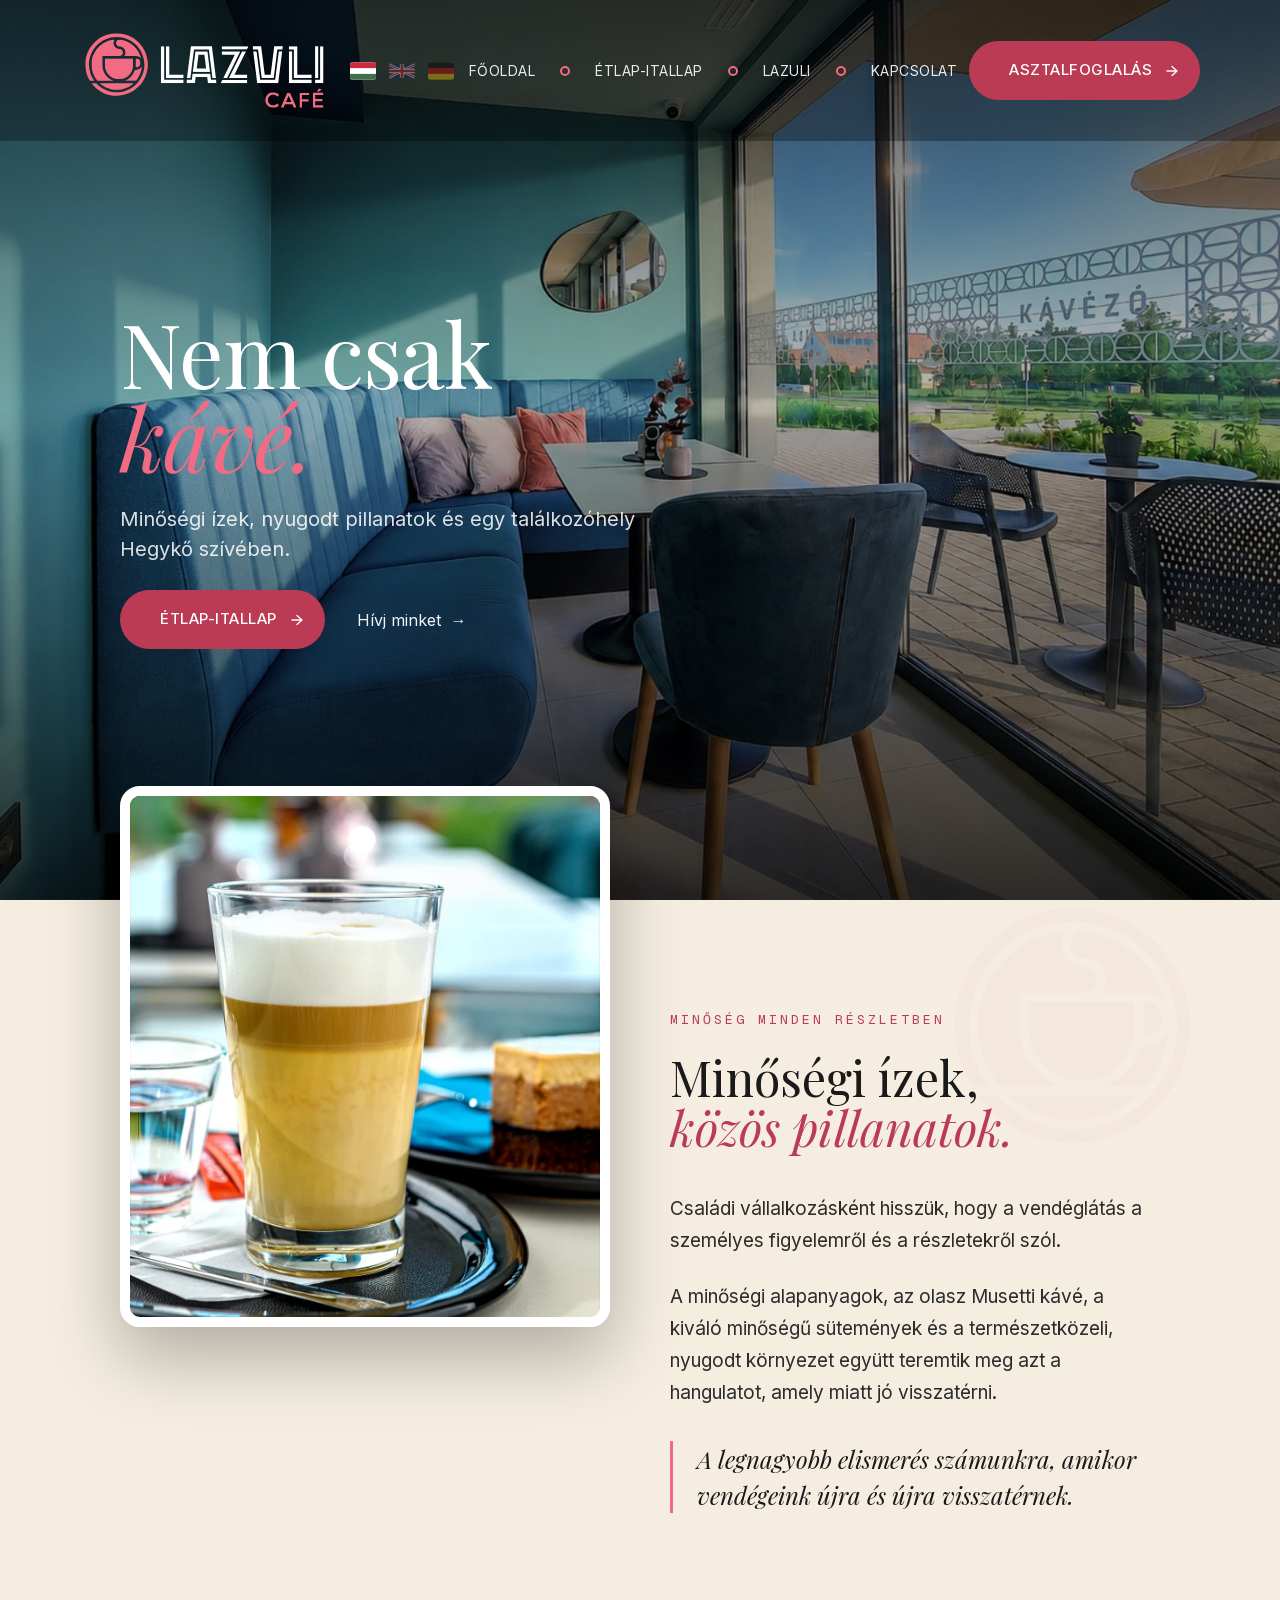
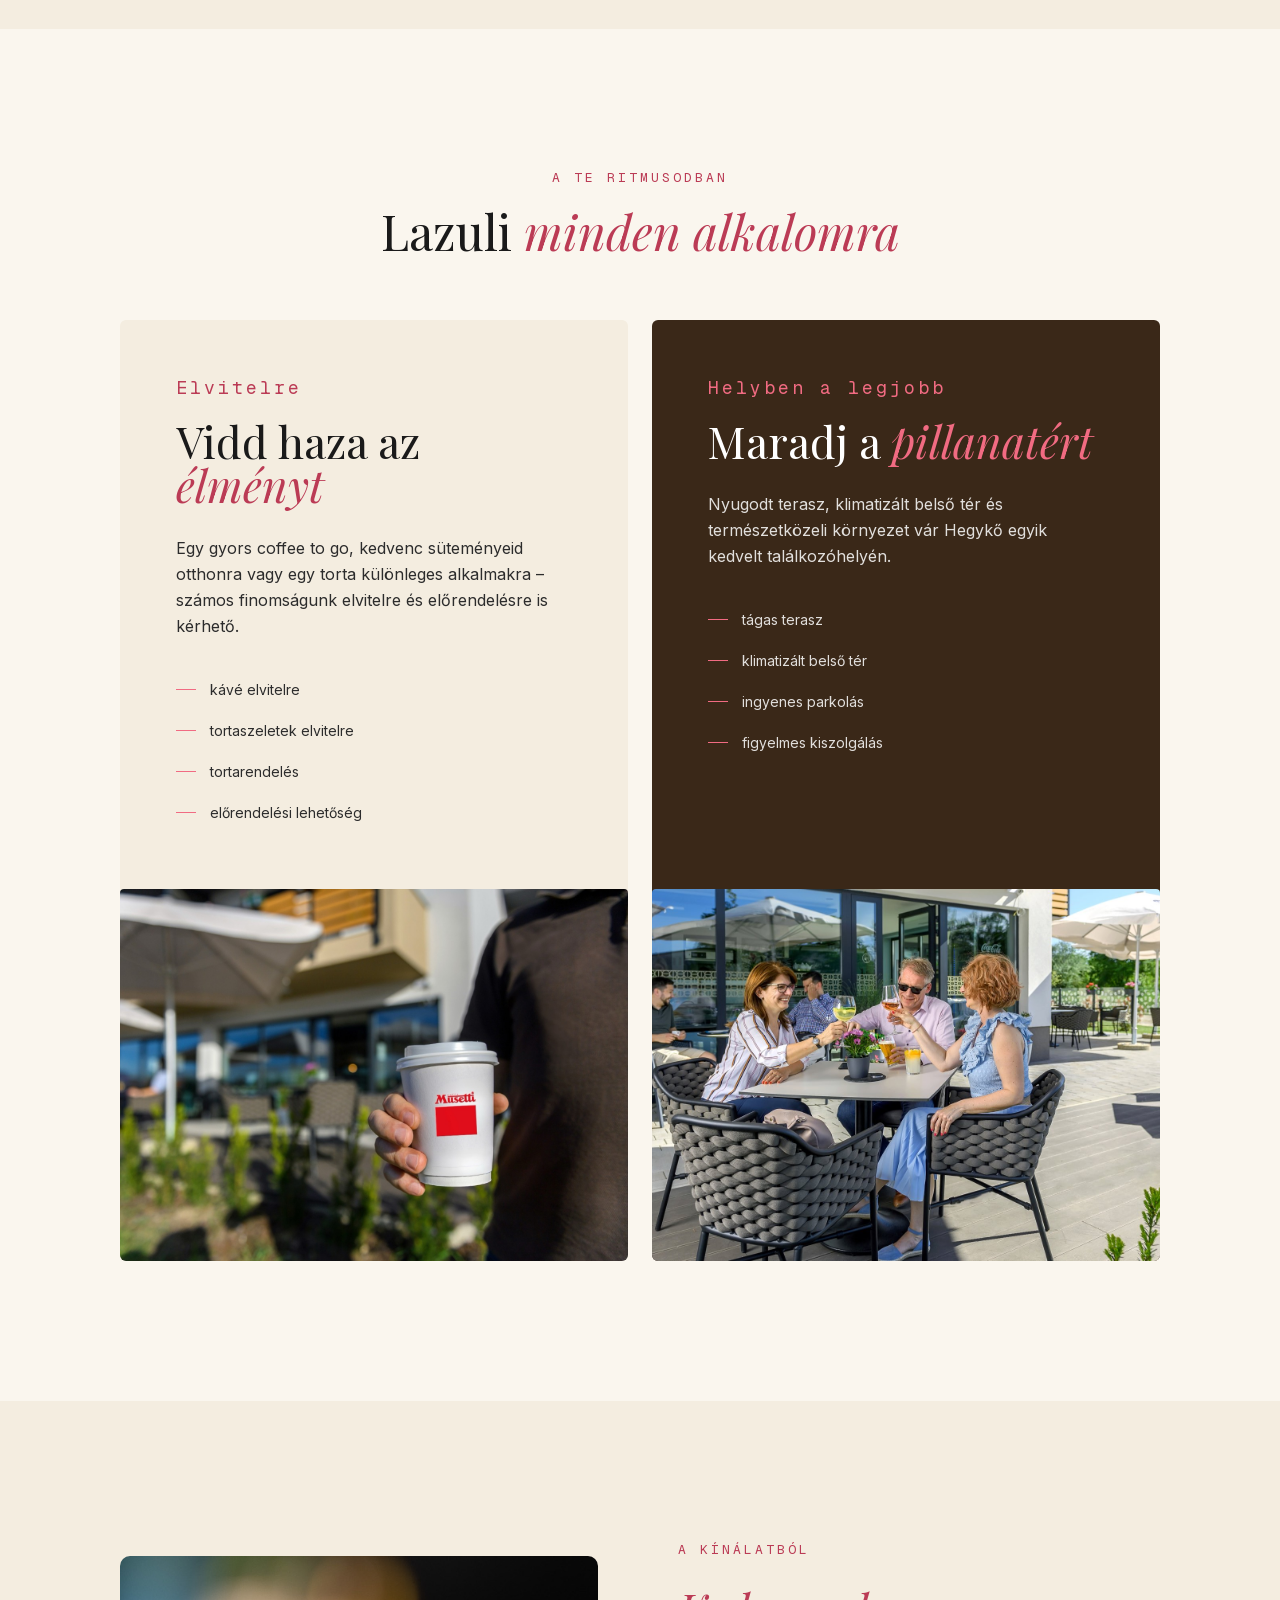
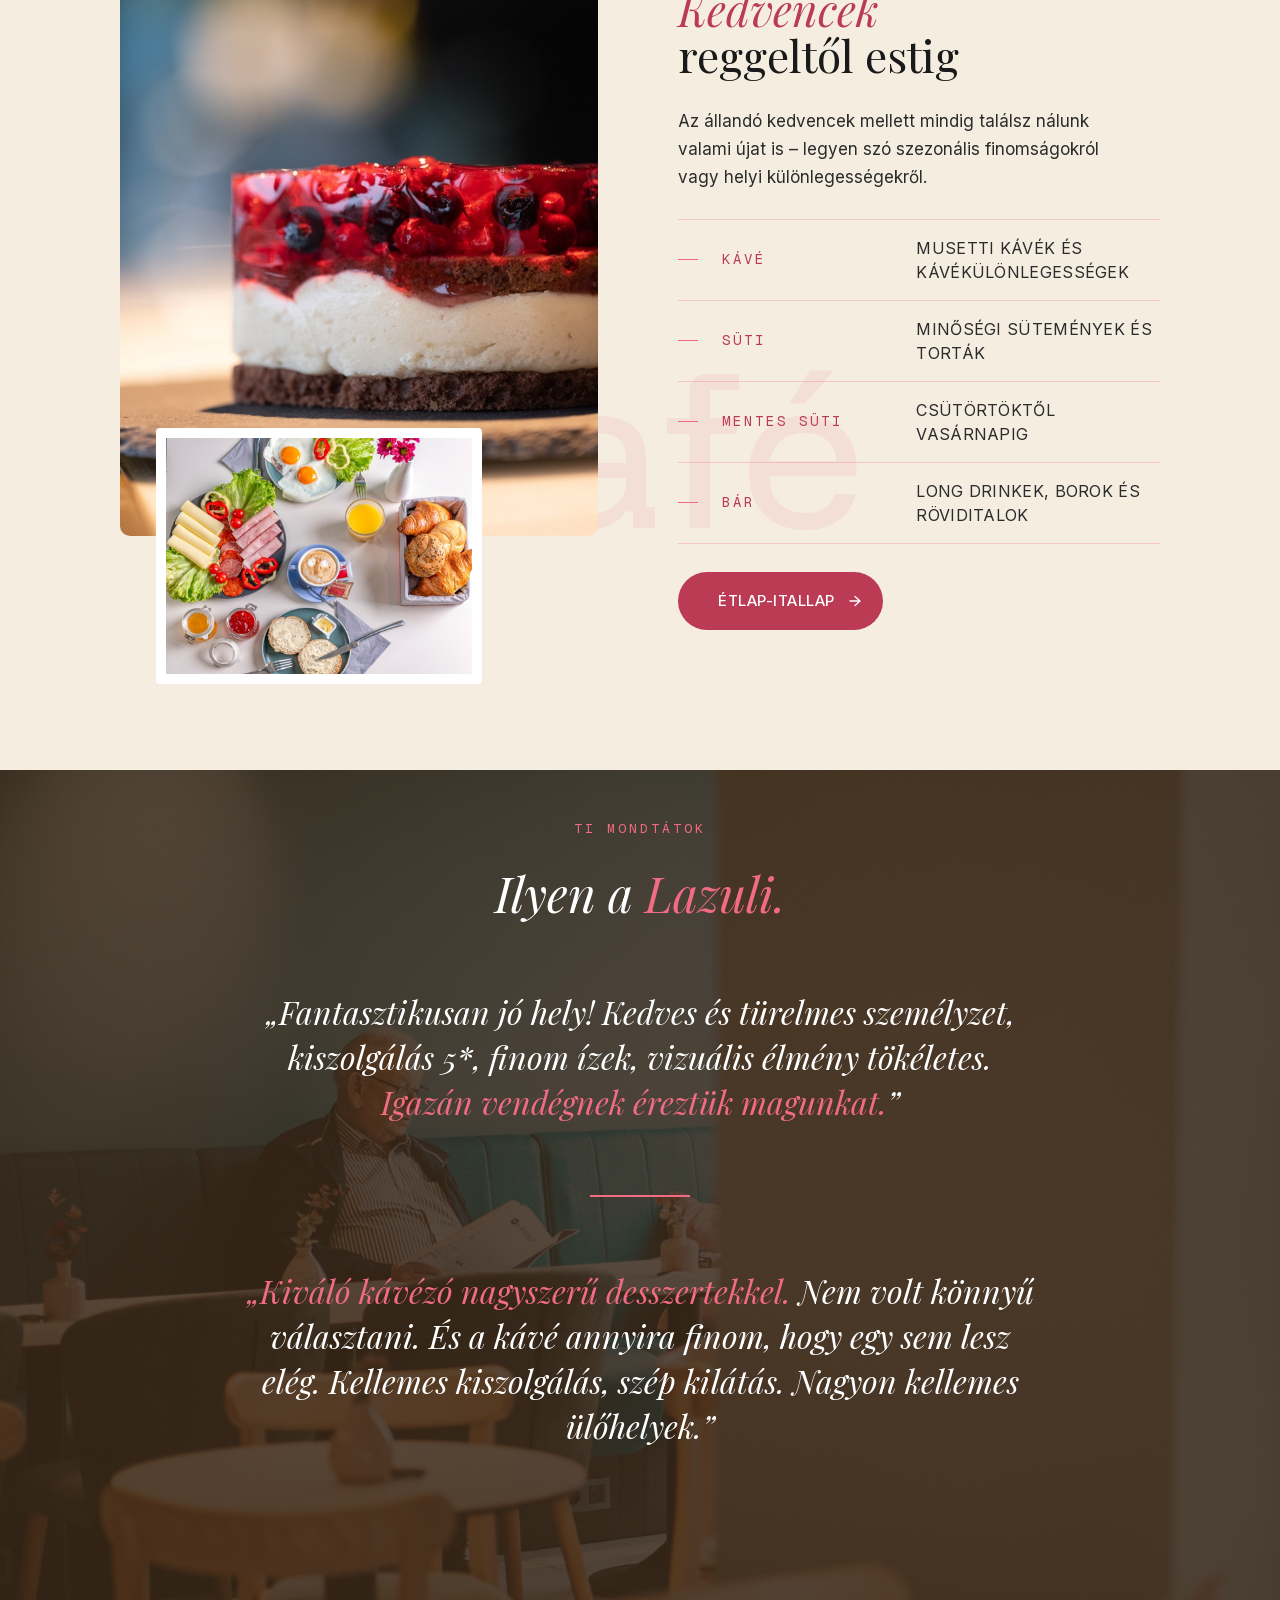
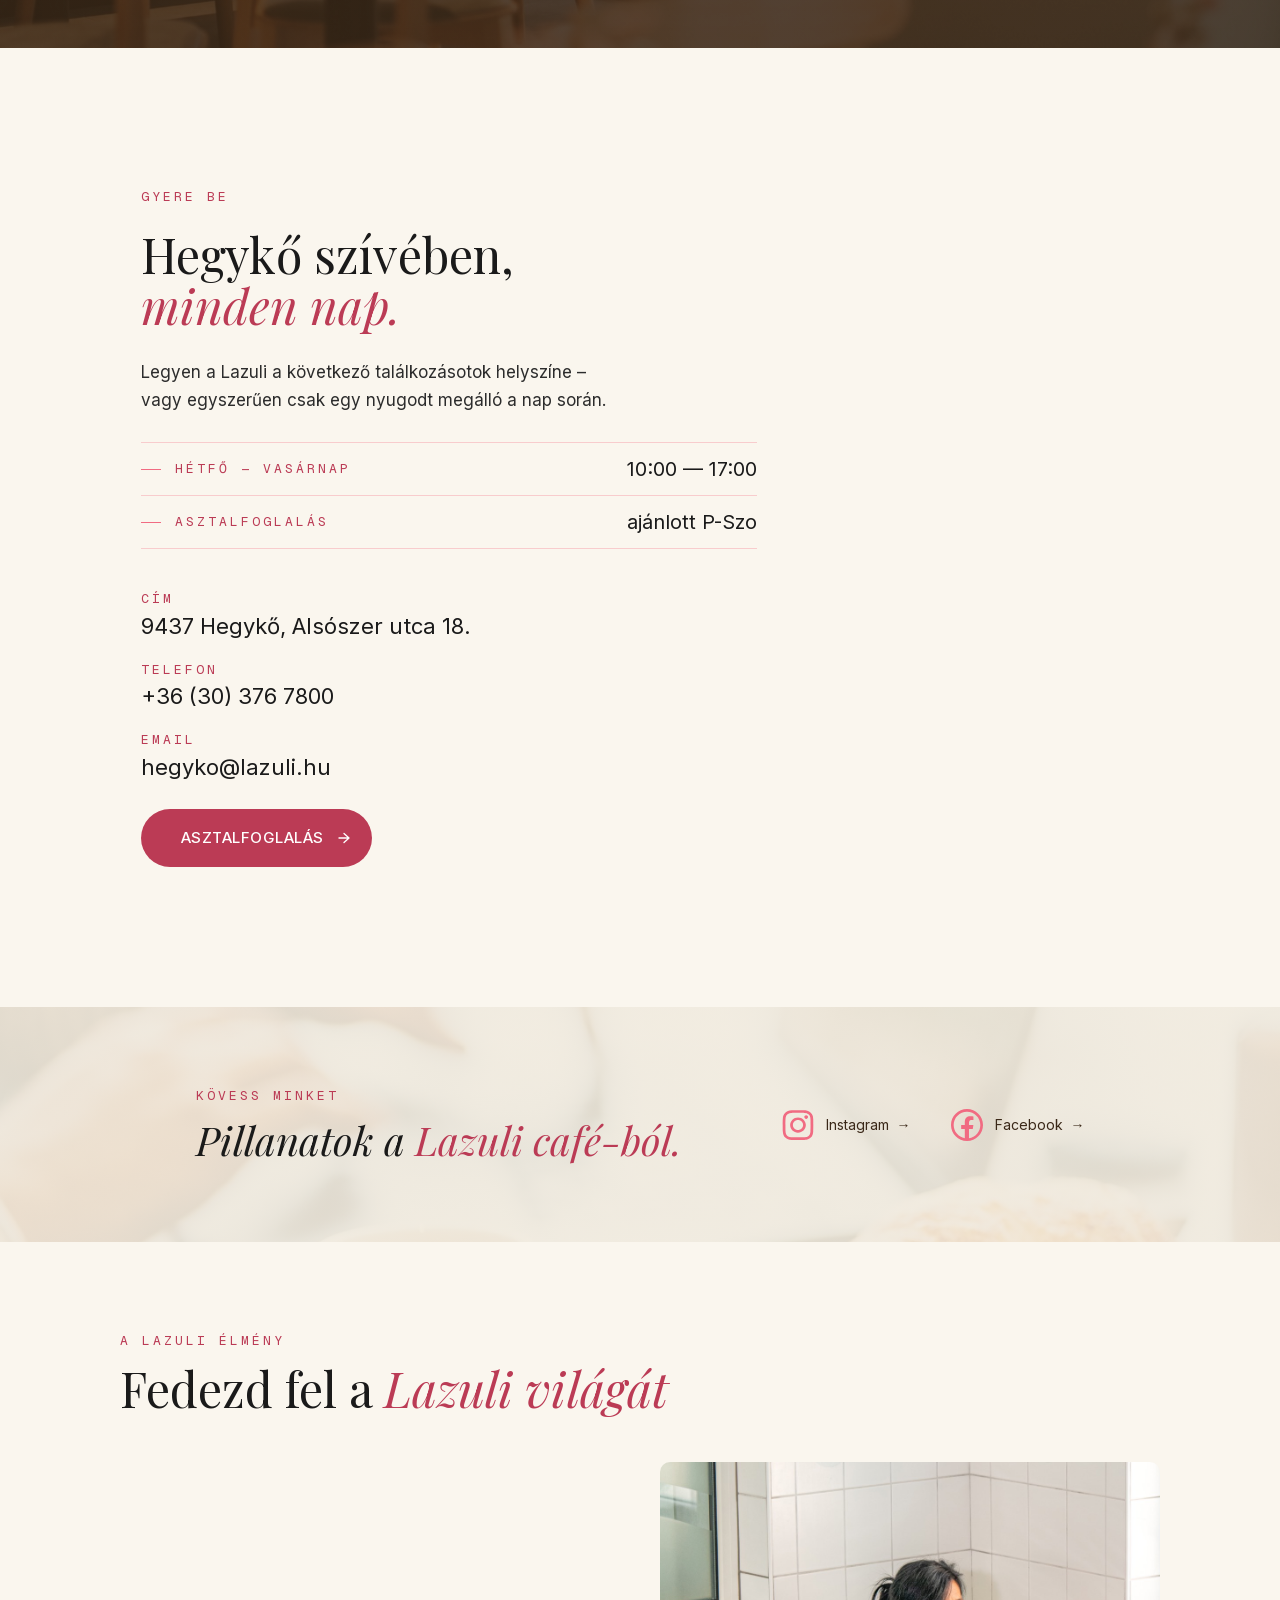
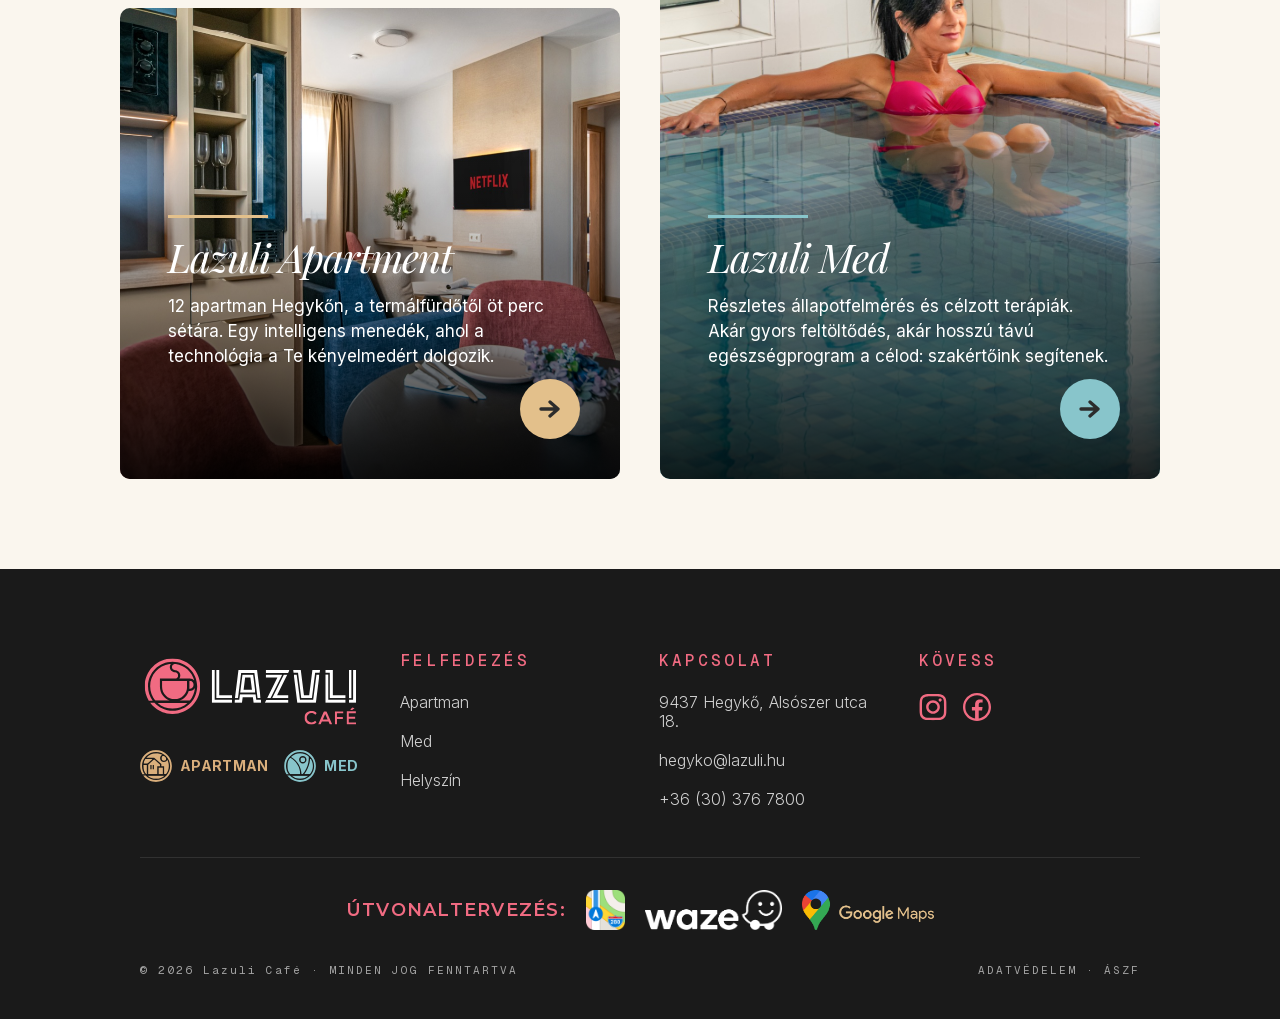
<file: index.html>
<!DOCTYPE html>
<html lang="hu">
<head>
<!-- CookieYes banner (consent) – a GTM elé töltjük be -->
<script id="cookieyes" type="text/javascript" src="https://cdn-cookieyes.com/client_data/cb4bae2f5099c113811184f11fed3576/script.js"></script>
<!-- End CookieYes -->
<!-- Google Tag Manager -->
<script>(function(w,d,s,l,i){w[l]=w[l]||[];w[l].push({'gtm.start':
new Date().getTime(),event:'gtm.js'});var f=d.getElementsByTagName(s)[0],
j=d.createElement(s),dl=l!='dataLayer'?'&l='+l:'';j.async=true;j.src=
'https://www.googletagmanager.com/gtm.js?id='+i+dl;f.parentNode.insertBefore(j,f);
})(window,document,'script','dataLayer','GTM-55VHQCMZ');</script>
<!-- End Google Tag Manager -->

<meta charset="UTF-8">
<meta name="viewport" content="width=device-width, initial-scale=1.0">
<title>Lazuli Café — Fertő-táji cukrászda és kávézó</title>
<meta name="description" content="Cukrászda és kávézó Hegykő szívében: olasz Musetti kávé, minőségi sütemények és torták, tágas terasz. Nyitva minden nap 10:00–17:00.">

<!-- nyelvi változatok: mindegyiknek ÖNÁLLÓ fájlja és canonicalja van -->
<link rel="canonical" href="https://cafe.lazuli.hu/">
<link rel="alternate" hreflang="hu" href="https://cafe.lazuli.hu/">
<link rel="alternate" hreflang="en" href="https://cafe.lazuli.hu/en">
<link rel="alternate" hreflang="de" href="https://cafe.lazuli.hu/de">
<link rel="alternate" hreflang="x-default" href="https://cafe.lazuli.hu/">

<!-- Open Graph / Twitter -->
<meta property="og:type" content="website">
<meta property="og:site_name" content="Lazuli Café">
<meta property="og:title" content="Lazuli Café — Fertő-táji cukrászda és kávézó">
<meta property="og:description" content="Cukrászda és kávézó Hegykő szívében: olasz Musetti kávé, minőségi sütemények és torták, tágas terasz.">
<meta property="og:url" content="https://cafe.lazuli.hu/">
<meta property="og:image" content="https://cafe.lazuli.hu/assets/img/hero-bg.jpg">
<meta property="og:locale" content="hu_HU">
<meta name="twitter:card" content="summary_large_image">

<link rel="icon" type="image/png" href="assets/icons/fav.png">
<link rel="apple-touch-icon" sizes="180x180" href="assets/icons/apple-touch-icon.png">
<link rel="preload" as="image" href="assets/img/hero-bg.jpg" fetchpriority="high">
<link rel="stylesheet" href="assets/css/fonts.css?v=20260806">
<link rel="stylesheet" href="style.css?v=20260915">

<!-- Strukturált adat a Google találatokhoz (kávézó: cím, nyitvatartás, elérhetőség) -->
<script type="application/ld+json">
{
  "@context": "https://schema.org",
  "@type": "CafeOrCoffeeShop",
  "@id": "https://cafe.lazuli.hu/#cafe",
  "name": "Lazuli Café",
  "image": "https://cafe.lazuli.hu/assets/img/hero-bg.jpg",
  "url": "https://cafe.lazuli.hu/",
  "telephone": "+36303767800",
  "email": "hegyko@lazuli.hu",
  "servesCuisine": [
    "Kávé",
    "Sütemény"
  ],
  "priceRange": "$$",
  "hasMenu": "https://cafe.lazuli.hu/etlap",
  "address": {
    "@type": "PostalAddress",
    "streetAddress": "Alsószer utca 18.",
    "addressLocality": "Hegykő",
    "postalCode": "9437",
    "addressCountry": "HU"
  },
  "openingHoursSpecification": [
    {
      "@type": "OpeningHoursSpecification",
      "dayOfWeek": [
        "Monday",
        "Tuesday",
        "Wednesday",
        "Thursday",
        "Friday",
        "Saturday",
        "Sunday"
      ],
      "opens": "10:00",
      "closes": "17:00"
    }
  ],
  "sameAs": [
    "https://www.instagram.com/cafelazuli.hegyko/",
    "https://www.facebook.com/cafelazuli.hegyko"
  ]
}
</script>
</head>
<body>
<!-- Google Tag Manager (noscript) -->
<noscript><iframe src="https://www.googletagmanager.com/ns.html?id=GTM-55VHQCMZ"
height="0" width="0" style="display:none;visibility:hidden"></iframe></noscript>
<!-- End Google Tag Manager (noscript) -->


<a class="skip-link" href="#tartalom" data-i18n="nav.skip">Ugrás a tartalomra</a>

<!-- ============ HERO ============ -->
<header class="hero">
  <nav class="nav" id="nav">
    <div class="nav__left">
      <a class="nav__logo" href="/" data-home><img src="assets/icons/logo.svg" alt="Lazuli Café"></a>
      <div class="nav__lang" role="group" aria-label="Nyelvválasztó">
        <button class="lang-flag" data-lang="hu" aria-label="Magyar" title="Magyar">
          <svg viewBox="0 0 3 2" aria-hidden="true"><rect width="3" height="2" fill="#fff"/><rect width="3" height=".667" fill="#CD2A3E"/><rect y="1.333" width="3" height=".667" fill="#436F4D"/></svg>
        </button>
        <button class="lang-flag" data-lang="en" aria-label="English" title="English">
          <svg viewBox="0 0 60 30" aria-hidden="true"><rect width="60" height="30" fill="#012169"/><path d="M0,0 60,30 M60,0 0,30" stroke="#fff" stroke-width="6"/><path d="M0,0 60,30 M60,0 0,30" stroke="#C8102E" stroke-width="3"/><path d="M30,0 V30 M0,15 H60" stroke="#fff" stroke-width="10"/><path d="M30,0 V30 M0,15 H60" stroke="#C8102E" stroke-width="6"/></svg>
        </button>
        <button class="lang-flag" data-lang="de" aria-label="Deutsch" title="Deutsch">
          <svg viewBox="0 0 3 2" aria-hidden="true"><rect width="3" height="2" fill="#FFCE00"/><rect width="3" height="1.333" fill="#D00"/><rect width="3" height=".667" fill="#000"/></svg>
        </button>
      </div>
    </div>
    <button class="nav__toggle" id="navToggle" aria-label="Menü" aria-expanded="false" aria-controls="mobileMenu">
      <span></span><span></span><span></span>
    </button>
    <ul class="nav__menu">
      <li><a href="/" data-home data-i18n="nav.home">főoldal</a></li>
      <li><a href="/etlap" data-doc="etlap" data-i18n="nav.menu">étlap-itallap</a></li>
      <li><a href="#vilag" data-anchor="vilag" data-i18n="nav.lazuli">Lazuli</a></li>
      <li><a href="#helyszin" data-anchor="helyszin" data-i18n="nav.contact">Kapcsolat</a></li>
    </ul>
    <a class="btn btn--primary nav__cta" href="tel:+36303767800"><span data-i18n="btn.book">asztalfoglalás</span> <span class="arrow" aria-hidden="true"></span></a>
  </nav>

  <div class="hero__content">
    <h1 class="hero__display" data-i18n="hero.h1">Nem csak<br><span class="pink">kávé.</span></h1>
    <p class="hero__subhead" data-i18n="hero.sub">Minőségi ízek, nyugodt pillanatok és egy találkozóhely Hegykő szívében.</p>
    <div class="hero__ctas">
      <a class="btn btn--primary" href="/etlap" data-doc="etlap"><span data-i18n="btn.menu">étlap-itallap</span> <span class="arrow" aria-hidden="true"></span></a>
      <a class="btn btn--ghost" href="tel:+36303767800" data-i18n="btn.call">Hívj minket&nbsp;&nbsp;→</a>
    </div>
  </div>
</header>

<!-- ============ MOBIL OFF-CANVAS MENÜ ============ -->
<aside class="mobile-menu" id="mobileMenu" aria-hidden="true" aria-label="Menü">
  <div class="mobile-menu__backdrop" data-menu-close></div>
  <div class="mobile-menu__panel" role="dialog" aria-modal="true">
    <div class="mobile-menu__header">
      <a class="mobile-menu__logo" href="/" data-home data-menu-close aria-label="Lazuli Café — főoldal"><img src="assets/icons/logo.svg" alt="Lazuli Café"></a>
      <button type="button" class="mobile-menu__close" data-menu-close aria-label="Menü bezárása">
        <svg viewBox="0 0 24 24" fill="none" stroke="currentColor" stroke-width="1.6" stroke-linecap="round" aria-hidden="true"><line x1="6" y1="6" x2="18" y2="18"/><line x1="18" y1="6" x2="6" y2="18"/></svg>
      </button>
    </div>
    <div class="mobile-menu__lang" role="group" aria-label="Nyelvválasztó">
      <button class="lang-flag" data-lang="hu" aria-label="Magyar" title="Magyar"><svg viewBox="0 0 3 2" aria-hidden="true"><rect width="3" height="2" fill="#fff"/><rect width="3" height=".667" fill="#CD2A3E"/><rect y="1.333" width="3" height=".667" fill="#436F4D"/></svg></button>
      <button class="lang-flag" data-lang="en" aria-label="English" title="English"><svg viewBox="0 0 60 30" aria-hidden="true"><rect width="60" height="30" fill="#012169"/><path d="M0,0 60,30 M60,0 0,30" stroke="#fff" stroke-width="6"/><path d="M0,0 60,30 M60,0 0,30" stroke="#C8102E" stroke-width="3"/><path d="M30,0 V30 M0,15 H60" stroke="#fff" stroke-width="10"/><path d="M30,0 V30 M0,15 H60" stroke="#C8102E" stroke-width="6"/></svg></button>
      <button class="lang-flag" data-lang="de" aria-label="Deutsch" title="Deutsch"><svg viewBox="0 0 3 2" aria-hidden="true"><rect width="3" height="2" fill="#FFCE00"/><rect width="3" height="1.333" fill="#D00"/><rect width="3" height=".667" fill="#000"/></svg></button>
    </div>
    <ul class="mobile-menu__links">
      <li><a href="/" data-home data-menu-close data-i18n="nav.home">főoldal</a></li>
      <li><a href="/etlap" data-doc="etlap" data-menu-close data-i18n="nav.menu">étlap-itallap</a></li>
      <li><a href="#vilag" data-anchor="vilag" data-menu-close data-i18n="nav.lazuli">Lazuli</a></li>
      <li><a href="#helyszin" data-anchor="helyszin" data-menu-close data-i18n="nav.contact">Kapcsolat</a></li>
    </ul>
    <a class="btn btn--primary mobile-menu__cta" href="tel:+36303767800" data-menu-close><span data-i18n="btn.book">asztalfoglalás</span> <span class="arrow" aria-hidden="true"></span></a>
  </div>
</aside>

<main id="tartalom">

<!-- ============ INTRO ============ -->
<section class="intro">
  <div class="intro__inner">
    <div class="intro__photo">
      <img src="assets/img/cafe.webp" alt="Lazuli Café belső tér" width="1050" height="1400">
    </div>
    <div class="intro__text">
      <img class="intro__watermark" src="assets/icons/intro-watermark.svg" alt="" aria-hidden="true">
      <div class="intro__head">
        <p class="eyebrow" data-i18n="intro.eyebrow">Minőség minden részletben</p>
        <h2 class="h2" data-i18n="intro.h2">Minőségi ízek,<br><span class="pink">közös pillanatok.</span></h2>
      </div>
      <div class="intro__body">
        <p data-i18n="intro.p1">Családi vállalkozásként hisszük, hogy a vendéglátás a személyes figyelemről és a részletekről szól.</p>
        <p data-i18n="intro.p2">A minőségi alapanyagok, az olasz Musetti kávé, a kiváló minőségű sütemények és a természetközeli, nyugodt környezet együtt teremtik meg azt a hangulatot, amely miatt jó visszatérni.</p>
        <blockquote class="intro__quote">
          <span class="bar" aria-hidden="true"></span>
          <p data-i18n="intro.quote">A legnagyobb elismerés számunkra, amikor vendégeink újra és újra visszatérnek.</p>
        </blockquote>
      </div>
    </div>
  </div>
</section>

<!-- ============ KÉT IDŐSÍK ============ -->
<section class="tt">
  <div class="tt__header">
    <p class="eyebrow center" data-i18n="tt.eyebrow">A Te ritmusodban</p>
    <h2 class="h2" data-i18n="tt.h2">Lazuli <span class="pink">minden alkalomra</span></h2>
  </div>
  <div class="tt__cards">
    <article class="card card--light">
      <p class="card__time" data-i18n="card1.eyebrow">Elvitelre</p>
      <h3 class="card__head" data-i18n="card1.h">Vidd haza az <span class="pink">élményt</span></h3>
      <p class="card__body" data-i18n="card1.body">Egy gyors coffee to go, kedvenc süteményeid otthonra vagy egy torta különleges alkalmakra – számos finomságunk elvitelre és előrendelésre is kérhető.</p>
      <ul class="card__list">
        <li data-i18n="card1.li1">kávé elvitelre</li>
        <li data-i18n="card1.li2">tortaszeletek elvitelre</li>
        <li data-i18n="card1.li3">tortarendelés</li>
        <li data-i18n="card1.li4">előrendelési lehetőség</li>
      </ul>
      <div class="card__img"><img src="assets/img/kinalat-c1.jpg" alt="Coffee to go és péksütemény" width="1400" height="1060" loading="lazy"></div>
    </article>
    <article class="card card--dark">
      <p class="card__time" data-i18n="card2.eyebrow">Helyben a legjobb</p>
      <h3 class="card__head light" data-i18n="card2.h">Maradj a <span class="pink">pillanatért</span></h3>
      <p class="card__body" data-i18n="card2.body">Nyugodt terasz, klimatizált belső tér és természetközeli környezet vár Hegykő egyik kedvelt találkozóhelyén.</p>
      <ul class="card__list">
        <li data-i18n="card2.li1">tágas terasz</li>
        <li data-i18n="card2.li2">klimatizált belső tér</li>
        <li data-i18n="card2.li3">ingyenes parkolás</li>
        <li data-i18n="card2.li4">figyelmes kiszolgálás</li>
      </ul>
      <div class="card__img"><img src="assets/img/kinalat-c2.jpg" alt="Sütemény és kávé a teraszon" width="1400" height="933" loading="lazy"></div>
    </article>
  </div>
</section>

<!-- ============ KÍNÁLAT ============ -->
<section class="menu" id="kinalat">
  <div class="menu__collage">
    <span class="menu__watermark" aria-hidden="true">café</span>
    <img class="menu__main" src="assets/img/menu-main.jpg" alt="A Lazuli Café kínálata" width="1400" height="933" loading="lazy">
    <img class="menu__overlay" src="assets/img/menu-overlay.jpg" alt="Friss pékáru" width="900" height="829" loading="lazy">
  </div>
  <div class="menu__text">
    <p class="eyebrow" data-i18n="menu.eyebrow">A kínálatból</p>
    <h2 class="h2" data-i18n="menu.h2"><span class="pink">Kedvencek</span><br>reggeltől estig</h2>
    <p class="menu__body" data-i18n="menu.body">Az állandó kedvencek mellett mindig találsz nálunk valami újat is – legyen szó szezonális finomságokról vagy helyi különlegességekről.</p>
    <ul class="cat-list">
      <li class="cat-row"><span class="dash"></span><span class="cat-name" data-i18n="cat1.name">KÁVÉ</span><span class="cat-desc" data-i18n="cat1.desc">Musetti kávék és kávékülönlegességek</span></li>
      <li class="cat-row"><span class="dash"></span><span class="cat-name" data-i18n="cat2.name">SÜTI</span><span class="cat-desc" data-i18n="cat2.desc">Minőségi sütemények és torták</span></li>
      <li class="cat-row"><span class="dash"></span><span class="cat-name" data-i18n="cat3.name">MENTES SÜTI</span><span class="cat-desc" data-i18n="cat3.desc">Csütörtöktől vasárnapig</span></li>
      <li class="cat-row"><span class="dash"></span><span class="cat-name" data-i18n="cat5.name">BÁR</span><span class="cat-desc" data-i18n="cat5.desc">Long drinkek, borok és röviditalok</span></li>
    </ul>
    <a class="btn btn--primary" href="/etlap"><span data-i18n="btn.menu">étlap-itallap</span> <span class="arrow" aria-hidden="true"></span></a>
  </div>
</section>

<!-- ============ VENDÉGVÉLEMÉNYEK ============ -->
<section class="rev">
  <p class="eyebrow center" data-i18n="rev.eyebrow">Ti mondtátok</p>
  <h2 class="h2 center light" data-i18n="rev.h2">Ilyen a <span class="pink">Lazuli.</span></h2>
  <blockquote class="rev__quote">
    <p class="rev__text" data-i18n="rev.q1">„Fantasztikusan jó hely! Kedves és türelmes személyzet, kiszolgálás 5*, finom ízek, vizuális élmény tökéletes. <span class="pink">Igazán vendégnek éreztük magunkat.</span>”</p>
  </blockquote>
  <span class="rev__divider" aria-hidden="true"></span>
  <blockquote class="rev__quote">
    <p class="rev__text" data-i18n="rev.q2"><span class="pink">„Kiváló kávézó nagyszerű desszertekkel.</span> Nem volt könnyű választani. És a kávé annyira finom, hogy egy sem lesz elég. Kellemes kiszolgálás, szép kilátás. Nagyon kellemes ülőhelyek.”</p>
  </blockquote>
</section>

<!-- ============ HELYSZÍN ============ -->
<section class="loc" id="helyszin">
  <div class="loc__left">
    <p class="eyebrow" data-i18n="loc.eyebrow">Gyere be</p>
    <h2 class="h2" data-i18n="loc.h2">Hegykő szívében,<br><span class="pink">minden nap.</span></h2>
    <p class="loc__body" data-i18n="loc.body">Legyen a Lazuli a következő találkozásotok helyszíne – vagy egyszerűen csak egy nyugodt megálló a nap során.</p>
    <ul class="hours">
      <li><span class="hours__key"><span class="dash"></span><span data-i18n="loc.hkey1">HÉTFŐ — VASÁRNAP</span></span><span class="hours__val" data-i18n="loc.hval1">10:00 — 17:00</span></li>
      <li><span class="hours__key"><span class="dash"></span><span data-i18n="loc.hkey2">ASZTALFOGLALÁS</span></span><span class="hours__val" data-i18n="loc.hval2">ajánlott P-Szo</span></li>
    </ul>
    <ul class="contact">
      <li><p class="cKey" data-i18n="loc.ckey1">CÍM</p><p class="cVal" data-i18n="loc.cval1">9437 Hegykő, Alsószer utca 18.</p></li>
      <li><p class="cKey" data-i18n="loc.ckey2">TELEFON</p><p class="cVal" data-i18n="loc.cval2">+36 (30) 376 7800</p></li>
      <li><p class="cKey" data-i18n="loc.ckey3">EMAIL</p><p class="cVal" data-i18n="loc.cval3">hegyko@lazuli.hu</p></li>
    </ul>
    <a class="btn btn--primary" href="tel:+36303767800"><span data-i18n="btn.book">asztalfoglalás</span> <span class="arrow" aria-hidden="true"></span></a>
  </div>
  <div class="loc__map">
    <iframe src="https://www.google.com/maps?q=9437+Hegyk%C5%91,+Als%C3%B3szer+utca+18&output=embed" loading="lazy" referrerpolicy="no-referrer-when-downgrade" title="Lazuli Café térkép"></iframe>
  </div>
</section>

<!-- ============ SOCIAL ============ -->
<section class="social">
  <div class="social__left">
    <p class="eyebrow" data-i18n="soc.eyebrow">Kövess minket</p>
    <h2 class="social__head" data-i18n="soc.h2">Pillanatok a <span class="pink">Lazuli café-ból.</span></h2>
  </div>
  <div class="social__right">
    <a class="social__link" href="https://www.instagram.com/cafelazuli.hegyko/"><img src="assets/icons/icon-instagram.svg" alt=""><span data-i18n="soc.ig">Instagram&nbsp;&nbsp;→</span></a>
    <a class="social__link" href="https://www.facebook.com/cafelazuli.hegyko"><img src="assets/icons/icon-facebook.svg" alt=""><span data-i18n="soc.fb">Facebook&nbsp;&nbsp;→</span></a>
  </div>
</section>

<!-- ============ LAZULI VILÁG ============ -->
<section class="world" id="vilag">
  <div class="world__header">
    <p class="eyebrow" data-i18n="world.eyebrow">A Lazuli élmény</p>
    <h2 class="h2" data-i18n="world.h2">Fedezd fel a <span class="pink">Lazuli világát</span></h2>
  </div>
  <div class="world__cards">
    <a class="wcard wcard--apartment" href="https://apartman.lazuli.hu/">
      <img src="assets/img/social-3.jpg" alt="Lazuli Apartment" width="1400" height="933" loading="lazy">
      <div class="wcard__body">
        <span class="wcard__line gold" aria-hidden="true"></span>
        <h3 data-i18n="world.apt.title">Lazuli Apartment</h3>
        <p data-i18n="world.apt.body">12 apartman Hegykőn, a termálfürdőtől öt perc sétára. Egy intelligens menedék, ahol a technológia a Te kényelmedért dolgozik.</p>
      </div>
      <span class="wcard__go wcard__go--gold" aria-hidden="true"></span>
    </a>
    <a class="wcard wcard--med" href="https://med.lazuli.hu/" target="_blank" rel="noopener">
      <img src="assets/img/lazuli-med.jpg" alt="Lazuli Med" width="1241" height="1400" loading="lazy">
      <div class="wcard__body">
        <span class="wcard__line teal" aria-hidden="true"></span>
        <h3 data-i18n="world.med.title">Lazuli Med</h3>
        <p data-i18n="world.med.body">Részletes állapotfelmérés és célzott terápiák. Akár gyors feltöltődés, akár hosszú távú egészségprogram a célod: szakértőink segítenek.</p>
      </div>
      <span class="wcard__go wcard__go--teal" aria-hidden="true"></span>
    </a>
  </div>
</section>

</main>

<!-- ============ FOOTER ============ -->
<footer class="footer">
  <div class="footer__cols">
    <div class="footer__brand">
      <a href="/" data-home><img class="footer__logo" src="assets/icons/logo.svg" alt="Lazuli Café"></a>
      <div class="footer__badges">
        <a class="badge badge--gold" href="https://apartman.lazuli.hu/apartmanok/" target="_blank" rel="noopener">
          <svg xmlns="http://www.w3.org/2000/svg" width="40" height="40" viewBox="0 0 40 40" fill="none" aria-hidden="true"><mask id="mask0_443_3579" style="mask-type:luminance" maskUnits="userSpaceOnUse" x="26" y="7" width="8" height="7"><path d="M33.1568 7.20898H26.6685V13.6973H33.1568V7.20898Z" fill="white"></path></mask><g mask="url(#mask0_443_3579)"><mask id="mask1_443_3579" style="mask-type:luminance" maskUnits="userSpaceOnUse" x="26" y="7" width="7" height="7"><path d="M26.6685 10.4314C26.6624 12.1804 28.075 13.6052 29.8178 13.6113C31.5607 13.6113 32.9794 12.217 32.9978 10.4742C32.105 9.26337 31.0409 8.18708 29.8484 7.26367V7.2759H29.8301C28.0933 7.2759 26.6746 8.68242 26.6685 10.4253" fill="white"></path></mask><g mask="url(#mask1_443_3579)"><mask id="mask2_443_3579" style="mask-type:luminance" maskUnits="userSpaceOnUse" x="26" y="7" width="8" height="7"><path d="M33.0837 7.18359H26.626V13.6413H33.0837V7.18359Z" fill="white"></path></mask><g mask="url(#mask2_443_3579)"><path d="M43.064 -3.06641H-3.06348V43.0611H43.064V-3.06641Z" fill="#DAAF7C"></path></g></g></g><mask id="mask3_443_3579" style="mask-type:luminance" maskUnits="userSpaceOnUse" x="0" y="0" width="40" height="40"><path d="M40 0H0V40H40V0Z" fill="white"></path></mask><g mask="url(#mask3_443_3579)"><mask id="mask4_443_3579" style="mask-type:luminance" maskUnits="userSpaceOnUse" x="0" y="0" width="40" height="40"><path d="M20.003 0.152344C9.0689 0.152344 0.195639 8.99503 0.152832 19.9108V20.082C0.171178 23.8246 1.223 27.3225 3.03924 30.3068H5.85838C3.75473 27.4142 2.50721 23.849 2.50721 19.9964C2.50721 10.2976 10.3959 2.41499 20.0886 2.41499C29.7813 2.41499 37.6761 10.2976 37.6761 19.9964C37.6761 24.4972 35.97 28.6067 33.1814 31.7255V31.8417H33.0775C29.8547 35.3641 25.2316 37.5778 20.0947 37.5778C14.9579 37.5778 10.3286 35.3641 7.11201 31.8417H4.07884C7.69908 36.7033 13.4841 39.8466 20.0091 39.8466C30.9738 39.8466 39.8593 30.9611 39.8593 19.9964C39.8593 9.03172 30.9677 0.152344 20.003 0.152344Z" fill="white"></path></mask><g mask="url(#mask4_443_3579)"><mask id="mask5_443_3579" style="mask-type:luminance" maskUnits="userSpaceOnUse" x="0" y="0" width="40" height="40"><path d="M39.9815 0.140625H0.0610352V39.9144H39.9815V0.140625Z" fill="white"></path></mask><g mask="url(#mask5_443_3579)"><path d="M43.064 -3.06445H-3.06348V43.0631H43.064V-3.06445Z" fill="#DAAF7C"></path></g></g></g><mask id="mask6_443_3579" style="mask-type:luminance" maskUnits="userSpaceOnUse" x="10" y="11" width="16" height="20"><path d="M25.2256 11.5332H10.0903V30.4539H25.2256V11.5332Z" fill="white"></path></mask><g mask="url(#mask6_443_3579)"><mask id="mask7_443_3579" style="mask-type:luminance" maskUnits="userSpaceOnUse" x="10" y="11" width="16" height="20"><path d="M12.9277 18.7738H14.4565V23.9962H12.9277V18.7738ZM15.8631 18.7738H17.3919V23.9962H15.8631V18.7738ZM10.1453 30.3133H21.5503V20.3209H25.1705V18.2906L17.7038 11.625L10.1392 18.2906V30.3133H10.1453Z" fill="white"></path></mask><g mask="url(#mask7_443_3579)"><mask id="mask8_443_3579" style="mask-type:luminance" maskUnits="userSpaceOnUse" x="10" y="11" width="16" height="20"><path d="M25.3047 11.5879H10.041V30.374H25.3047V11.5879Z" fill="white"></path></mask><g mask="url(#mask8_443_3579)"><path d="M43.0635 -3.06445H-3.06396V43.0631H43.0635V-3.06445Z" fill="#DAAF7C"></path></g></g></g><mask id="mask9_443_3579" style="mask-type:luminance" maskUnits="userSpaceOnUse" x="7" y="3" width="30" height="28"><path d="M36.2208 3.78516H7.74805V30.4539H36.2208V3.78516Z" fill="white"></path></mask><g mask="url(#mask9_443_3579)"><mask id="mask10_443_3579" style="mask-type:luminance" maskUnits="userSpaceOnUse" x="7" y="3" width="30" height="28"><path d="M7.80273 9.68118H17.5872L17.7034 9.57722L26.6989 17.6005V20.3218H30.1602V30.3141H32.3739C34.7222 27.5256 36.1348 23.9237 36.1348 19.9976C36.1348 17.2091 35.4132 14.5795 34.1534 12.2863C33.438 13.9619 31.7685 15.1482 29.8299 15.1482H29.8055C27.2126 15.136 25.1151 13.0201 25.1334 10.4272C25.1456 8.46424 26.3626 6.78254 28.0871 6.09152C25.7266 4.72781 22.9992 3.95117 20.0883 3.95117C15.1655 3.95117 10.7503 6.18325 7.80885 9.6873" fill="white"></path></mask><g mask="url(#mask10_443_3579)"><mask id="mask11_443_3579" style="mask-type:luminance" maskUnits="userSpaceOnUse" x="7" y="3" width="30" height="28"><path d="M36.1656 3.95703H7.69287V30.375H36.1656V3.95703Z" fill="white"></path></mask><g mask="url(#mask11_443_3579)"><path d="M43.0635 -3.0625H-3.06396V43.065H43.0635V-3.0625Z" fill="#DAAF7C"></path></g></g></g><mask id="mask12_443_3579" style="mask-type:luminance" maskUnits="userSpaceOnUse" x="3" y="18" width="6" height="13"><path d="M8.64719 18.5605H3.96289V30.4548H8.64719V18.5605Z" fill="white"></path></mask><g mask="url(#mask12_443_3579)"><mask id="mask13_443_3579" style="mask-type:luminance" maskUnits="userSpaceOnUse" x="4" y="18" width="5" height="13"><path d="M8.61622 30.3138V18.707H4.09703C4.06645 19.129 4.04199 19.5632 4.04199 19.9974C4.04199 23.9172 5.46074 27.5191 7.80289 30.3138H8.62233H8.61622Z" fill="white"></path></mask><g mask="url(#mask13_443_3579)"><mask id="mask14_443_3579" style="mask-type:luminance" maskUnits="userSpaceOnUse" x="4" y="18" width="5" height="13"><path d="M8.72046 18.6348H4.02393V30.3761H8.72046V18.6348Z" fill="white"></path></mask><g mask="url(#mask14_443_3579)"><path d="M43.064 -3.0625H-3.06348V43.065H43.064V-3.0625Z" fill="#DAAF7C"></path></g></g></g><mask id="mask15_443_3579" style="mask-type:luminance" maskUnits="userSpaceOnUse" x="23" y="21" width="6" height="10"><path d="M28.6318 21.8555H23.0791V30.319H28.6318V21.8555Z" fill="white"></path></mask><g mask="url(#mask15_443_3579)"><mask id="mask16_443_3579" style="mask-type:luminance" maskUnits="userSpaceOnUse" x="22" y="21" width="7" height="10"><path d="M28.6804 21.7148H22.9565V30.3741H28.6804V21.7148Z" fill="white"></path></mask><g mask="url(#mask16_443_3579)"><path d="M43.064 -3.06445H-3.06348V43.0631H43.064V-3.06445Z" fill="#DAAF7C"></path></g></g><mask id="mask17_443_3579" style="mask-type:luminance" maskUnits="userSpaceOnUse" x="4" y="11" width="13" height="7"><path d="M16.0402 11.1719H4.146V17.2994H16.0402V11.1719Z" fill="white"></path></mask><g mask="url(#mask17_443_3579)"><mask id="mask18_443_3579" style="mask-type:luminance" maskUnits="userSpaceOnUse" x="4" y="11" width="12" height="7"><path d="M9.09348 17.1775L15.857 11.209H6.6596C5.49159 12.9824 4.67214 15.0005 4.28076 17.1775H9.09348Z" fill="white"></path></mask><g mask="url(#mask18_443_3579)"><mask id="mask19_443_3579" style="mask-type:luminance" maskUnits="userSpaceOnUse" x="4" y="11" width="12" height="7"><path d="M15.9117 11.1484H4.17041V17.3126H15.9117V11.1484Z" fill="white"></path></mask><g mask="url(#mask19_443_3579)"><path d="M43.0635 -3.0625H-3.06396V43.065H43.0635V-3.0625Z" fill="#DAAF7C"></path></g></g></g><mask id="mask20_443_3579" style="mask-type:luminance" maskUnits="userSpaceOnUse" x="9" y="31" width="22" height="6"><path d="M30.9919 31.7148H9.19092V36.2218H30.9919V31.7148Z" fill="white"></path></mask><g mask="url(#mask20_443_3579)"><mask id="mask21_443_3579" style="mask-type:luminance" maskUnits="userSpaceOnUse" x="9" y="31" width="22" height="6"><path d="M30.9063 31.8496H9.27051C12.1263 34.4608 15.9239 36.0569 20.0945 36.0569C24.2652 36.0569 28.0627 34.4608 30.9186 31.8496" fill="white"></path></mask><g mask="url(#mask21_443_3579)"><mask id="mask22_443_3579" style="mask-type:luminance" maskUnits="userSpaceOnUse" x="9" y="31" width="23" height="6"><path d="M31.0284 31.8438H9.16016V36.1H31.0284V31.8438Z" fill="white"></path></mask><g mask="url(#mask22_443_3579)"><path d="M43.0635 -3.0625H-3.06396V43.065H43.0635V-3.0625Z" fill="#DAAF7C"></path></g></g></g></svg>
          <span>Apartman</span>
        </a>
        <a class="badge badge--teal" href="https://med.lazuli.hu/" target="_blank" rel="noopener">
          <svg xmlns="http://www.w3.org/2000/svg" width="40" height="40" viewBox="0 0 40 40" fill="none" aria-hidden="true"><mask id="mask0_176_965" style="mask-type:luminance" maskUnits="userSpaceOnUse" x="20" y="9" width="7" height="7"><path d="M26.6664 9.00684H20.3623V15.311H26.6664V9.00684Z" fill="white"></path></mask><g mask="url(#mask0_176_965)"><mask id="mask1_176_965" style="mask-type:luminance" maskUnits="userSpaceOnUse" x="20" y="9" width="7" height="7"><path d="M23.4787 15.287C25.1746 15.287 26.5649 13.9028 26.5649 12.2009C26.5649 10.499 25.1806 9.11475 23.4787 9.11475C21.7769 9.11475 20.3926 10.499 20.3926 12.2009C20.3926 13.9028 21.7769 15.287 23.4787 15.287Z" fill="white"></path></mask><g mask="url(#mask1_176_965)"><mask id="mask2_176_965" style="mask-type:luminance" maskUnits="userSpaceOnUse" x="20" y="9" width="7" height="7"><path d="M26.6005 9.04297H20.2725V15.3711H26.6005V9.04297Z" fill="white"></path></mask><g mask="url(#mask2_176_965)"><path d="M43.0623 -3.06201H-3.06201V43.0623H43.0623V-3.06201Z" fill="#88C5CB"></path></g></g></g><mask id="mask3_176_965" style="mask-type:luminance" maskUnits="userSpaceOnUse" x="25" y="9" width="12" height="22"><path d="M36.2189 9.91162H25.0488V30.4539H36.2189V9.91162Z" fill="white"></path></mask><g mask="url(#mask3_176_965)"><mask id="mask4_176_965" style="mask-type:luminance" maskUnits="userSpaceOnUse" x="25" y="10" width="12" height="21"><path d="M32.677 10.0553C32.5991 12.0268 32.3594 14.0044 31.9519 15.9459C30.8493 21.2194 28.5122 26.1991 25.1924 30.4358H32.2576C34.6725 27.6253 36.1347 23.9759 36.1347 19.9909C36.1347 16.2396 34.8343 12.7879 32.671 10.0493" fill="white"></path></mask><g mask="url(#mask4_176_965)"><mask id="mask5_176_965" style="mask-type:luminance" maskUnits="userSpaceOnUse" x="25" y="10" width="12" height="21"><path d="M36.2367 10.0493H25.1626V30.4718H36.2367V10.0493Z" fill="white"></path></mask><g mask="url(#mask5_176_965)"><path d="M43.0623 -3.06201H-3.06201V43.0623H43.0623V-3.06201Z" fill="#88C5CB"></path></g></g></g><mask id="mask6_176_965" style="mask-type:luminance" maskUnits="userSpaceOnUse" x="0" y="0" width="40" height="40"><path d="M40 0H0V40H40V0Z" fill="white"></path></mask><g mask="url(#mask6_176_965)"><mask id="mask7_176_965" style="mask-type:luminance" maskUnits="userSpaceOnUse" x="0" y="0" width="40" height="40"><path d="M19.9492 0.149902C9.00684 0.173872 0.149902 9.05477 0.149902 20.0031C0.149902 23.8383 1.23455 27.4098 3.1162 30.448H5.95067C3.78737 27.5177 2.49897 23.9102 2.49897 20.0031C2.49897 10.3072 10.3911 2.41507 20.087 2.41507C29.7829 2.41507 37.675 10.3072 37.675 20.0031C37.675 24.5095 35.9731 28.6203 33.1866 31.7304V31.9821H32.9589C29.7469 35.4338 25.1746 37.5911 20.099 37.5911C15.0233 37.5911 10.4451 35.4278 7.22707 31.9761H4.17089C7.80235 36.7641 13.5372 39.8503 20.0091 39.8503C30.9694 39.8503 39.8623 30.9634 39.8623 19.9971C39.8563 9.05477 30.9934 0.173872 20.063 0.149902H19.9612H19.9492Z" fill="white"></path></mask><g mask="url(#mask7_176_965)"><mask id="mask8_176_965" style="mask-type:luminance" maskUnits="userSpaceOnUse" x="0" y="0" width="40" height="40"><path d="M39.9759 0.125488H0.137695V39.9637H39.9759V0.125488Z" fill="white"></path></mask><g mask="url(#mask8_176_965)"><path d="M43.0623 -3.0625H-3.06201V43.0618H43.0623V-3.0625Z" fill="#88C5CB"></path></g></g></g><mask id="mask9_176_965" style="mask-type:luminance" maskUnits="userSpaceOnUse" x="9" y="31" width="22" height="6"><path d="M30.8133 31.8921H9.37207V36.2187H30.8133V31.8921Z" fill="white"></path></mask><g mask="url(#mask9_176_965)"><mask id="mask10_176_965" style="mask-type:luminance" maskUnits="userSpaceOnUse" x="9" y="31" width="22" height="6"><path d="M30.7655 31.9697H9.4082C12.2487 34.4986 15.988 36.0506 20.0869 36.0506C24.1857 36.0506 27.9251 34.5106 30.7655 31.9697Z" fill="white"></path></mask><g mask="url(#mask10_176_965)"><mask id="mask11_176_965" style="mask-type:luminance" maskUnits="userSpaceOnUse" x="9" y="31" width="22" height="6"><path d="M30.7715 31.9102H9.34229V36.0809H30.7715V31.9102Z" fill="white"></path></mask><g mask="url(#mask11_176_965)"><path d="M43.0618 -3.06201H-3.0625V43.0623H43.0618V-3.06201Z" fill="#88C5CB"></path></g></g></g><mask id="mask12_176_965" style="mask-type:luminance" maskUnits="userSpaceOnUse" x="3" y="9" width="18" height="22"><path d="M20.543 9.73193H3.96777V30.454H20.543V9.73193Z" fill="white"></path></mask><g mask="url(#mask12_176_965)"><mask id="mask13_176_965" style="mask-type:luminance" maskUnits="userSpaceOnUse" x="4" y="9" width="17" height="22"><path d="M7.90987 30.4422H20.3803C20.1945 21.7351 15.3945 13.8969 7.7241 9.76807C5.41699 12.5486 4.03271 16.1141 4.03271 19.9973C4.03271 23.8804 5.49489 27.6317 7.90987 30.4362" fill="white"></path></mask><g mask="url(#mask13_176_965)"><mask id="mask14_176_965" style="mask-type:luminance" maskUnits="userSpaceOnUse" x="4" y="9" width="17" height="22"><path d="M20.4165 9.76221H4.021V30.4723H20.4165V9.76221Z" fill="white"></path></mask><g mask="url(#mask14_176_965)"><path d="M43.0618 -3.06201H-3.0625V43.0623H43.0618V-3.06201Z" fill="#88C5CB"></path></g></g></g><mask id="mask15_176_965" style="mask-type:luminance" maskUnits="userSpaceOnUse" x="8" y="3" width="24" height="28"><path d="M31.1673 3.78125H8.64746V30.4479H31.1673V3.78125Z" fill="white"></path></mask><g mask="url(#mask15_176_965)"><mask id="mask16_176_965" style="mask-type:luminance" maskUnits="userSpaceOnUse" x="8" y="3" width="24" height="28"><path d="M23.4787 7.59852C26.0255 7.59852 28.0929 9.66594 28.0929 12.2128C28.0929 14.7596 26.0255 16.827 23.4787 16.827C20.9318 16.827 18.8644 14.7596 18.8644 12.2128C18.8644 9.66594 20.9318 7.59852 23.4787 7.59852ZM8.79102 8.60526C16.767 13.0517 21.7289 21.2974 21.9086 30.442H23.221C26.8105 26.1933 29.3094 21.0817 30.4539 15.6405C30.9573 13.2555 31.191 10.8225 31.167 8.40751C28.2846 5.65096 24.3835 3.95508 20.0869 3.95508C15.7903 3.95508 11.6974 5.73485 8.79102 8.61126" fill="white"></path></mask><g mask="url(#mask16_176_965)"><mask id="mask17_176_965" style="mask-type:luminance" maskUnits="userSpaceOnUse" x="8" y="3" width="24" height="28"><path d="M31.203 3.86475H8.76709V30.4715H31.203V3.86475Z" fill="white"></path></mask><g mask="url(#mask17_176_965)"><path d="M43.0623 -3.0625H-3.06201V43.0618H43.0623V-3.0625Z" fill="#88C5CB"></path></g></g></g></svg>
          <span>Med</span>
        </a>
      </div>
    </div>
    <nav class="footer__col">
      <p class="footer__title" data-i18n="foot.explore">FELFEDEZÉS</p>
      <a href="https://apartman.lazuli.hu/apartmanok/" data-i18n="foot.l.apartman">Apartman</a>
      <a href="https://med.lazuli.hu/" target="_blank" rel="noopener" data-i18n="foot.l.longevity">Med</a>
      <a href="#helyszin" data-anchor="helyszin" data-i18n="foot.l.location">Helyszín</a>
    </nav>
    <div class="footer__col">
      <p class="footer__title" data-i18n="foot.contact">KAPCSOLAT</p>
      <a href="#helyszin" data-anchor="helyszin" data-i18n="foot.addr">9437 Hegykő, Alsószer utca 18.</a>
      <a href="mailto:hegyko@lazuli.hu" data-i18n="foot.email">hegyko@lazuli.hu</a>
      <a href="tel:+36303767800" data-i18n="foot.phone">+36 (30) 376 7800</a>
    </div>
    <div class="footer__col">
      <p class="footer__title" data-i18n="foot.follow">KÖVESS</p>
      <div class="footer__social">
        <a href="https://www.instagram.com/cafelazuli.hegyko/"><img src="assets/icons/icon-instagram.svg" alt="Instagram"></a>
        <a href="https://www.facebook.com/cafelazuli.hegyko"><img src="assets/icons/icon-facebook.svg" alt="Facebook"></a>
      </div>
    </div>
  </div>
  <div class="footer__divider"></div>
  <div class="footer__routes">
    <span class="footer__routes-label" data-i18n="foot.routes">Útvonaltervezés:</span>
    <a href="https://maps.apple.com/?address=9437%20Hegyk%C5%91,%20Als%C3%B3szer%20utca%2018" target="_blank" rel="noopener"><img src="assets/icons/icon-applemaps.png" alt="Apple Maps"></a>
    <a href="https://waze.com/ul?q=9437%20Hegyk%C5%91%20Als%C3%B3szer%20utca%2018" target="_blank" rel="noopener"><img src="assets/icons/icon-waze.png" alt="Waze"></a>
    <a href="https://www.google.com/maps/search/?api=1&query=9437%20Hegyk%C5%91%20Als%C3%B3szer%20utca%2018" target="_blank" rel="noopener"><img src="assets/icons/icon-googlemaps.png" alt="Google Maps"></a>
  </div>
  <div class="footer__bottom">
    <span data-i18n="foot.copyright">© 2026 Lazuli Café · MINDEN JOG FENNTARTVA</span>
    <span class="footer__legal">
      <a href="/adatkezeles" target="_blank" rel="noopener" data-doc="adatkezeles" data-i18n="foot.privacy">ADATVÉDELEM</a> ·
      <a href="/aszf" target="_blank" rel="noopener" data-doc="aszf" data-i18n="foot.terms">ÁSZF</a>
    </span>
  </div>
</footer>

<!-- ============ SCRIPTS ============ -->
<script src="i18n.js?v=20261116"></script>
<!-- Lenis smooth scroll (saját hoston, v1.1.20) -->
<script src="assets/js/lenis.min.js"></script>
<script>
  (function(){
    if (typeof Lenis === 'undefined') return;
    if (window.matchMedia('(prefers-reduced-motion: reduce)').matches) return;
    var lenis = new Lenis({ duration: 1.1, smoothWheel: true });
    window.__lenis = lenis;
    function raf(t){ lenis.raf(t); requestAnimationFrame(raf); }
    requestAnimationFrame(raf);
    document.querySelectorAll('a[href^="#"]').forEach(function(a){
      a.addEventListener('click', function(e){
        var id = a.getAttribute('href');
        if (id.length > 1){ var el = document.querySelector(id); if (el){ e.preventDefault(); lenis.scrollTo(el, { offset: -90 }); } }
      });
    });
  })();
</script>
<script>
  (function(){
    var nav = document.getElementById('nav');
    var btn = document.getElementById('navToggle');
    var menu = document.getElementById('mobileMenu');
    var panel = menu.querySelector('.mobile-menu__panel');
    var lastFocused = null;
    function focusables(){ return panel.querySelectorAll('a[href], button:not([disabled])'); }
    function openMenu(){
      lastFocused = document.activeElement;
      menu.classList.add('is-open');
      menu.setAttribute('aria-hidden','false');
      btn.setAttribute('aria-expanded','true');
      document.body.classList.add('menu-open');
      if (window.__lenis) window.__lenis.stop();
      var f = focusables();
      if (f.length) f[0].focus();
    }
    function closeMenu(){
      menu.classList.remove('is-open');
      menu.setAttribute('aria-hidden','true');
      btn.setAttribute('aria-expanded','false');
      document.body.classList.remove('menu-open');
      if (window.__lenis) window.__lenis.start();
      if (lastFocused && lastFocused.focus) lastFocused.focus();
    }
    btn.addEventListener('click', openMenu);
    menu.querySelectorAll('[data-menu-close]').forEach(function(el){
      el.addEventListener('click', closeMenu);
    });
    document.addEventListener('keydown', function(e){
      if (!menu.classList.contains('is-open')) return;
      if (e.key === 'Escape'){ closeMenu(); return; }
      // fókuszcsapda: Tab a panelen belül marad
      if (e.key === 'Tab'){
        var f = focusables();
        if (!f.length) return;
        var first = f[0], last = f[f.length - 1];
        if (e.shiftKey && document.activeElement === first){ e.preventDefault(); last.focus(); }
        else if (!e.shiftKey && document.activeElement === last){ e.preventDefault(); first.focus(); }
      }
    });
    window.addEventListener('resize', function(){
      if (window.innerWidth > 1200 && menu.classList.contains('is-open')) closeMenu();
    });
    // sticky nav háttér görgetésnél
    function onScroll(){ nav.classList.toggle('nav--scrolled', window.scrollY > 80); }
    onScroll();
    window.addEventListener('scroll', onScroll, {passive:true});
  })();
</script>
</body>
</html>
</file>
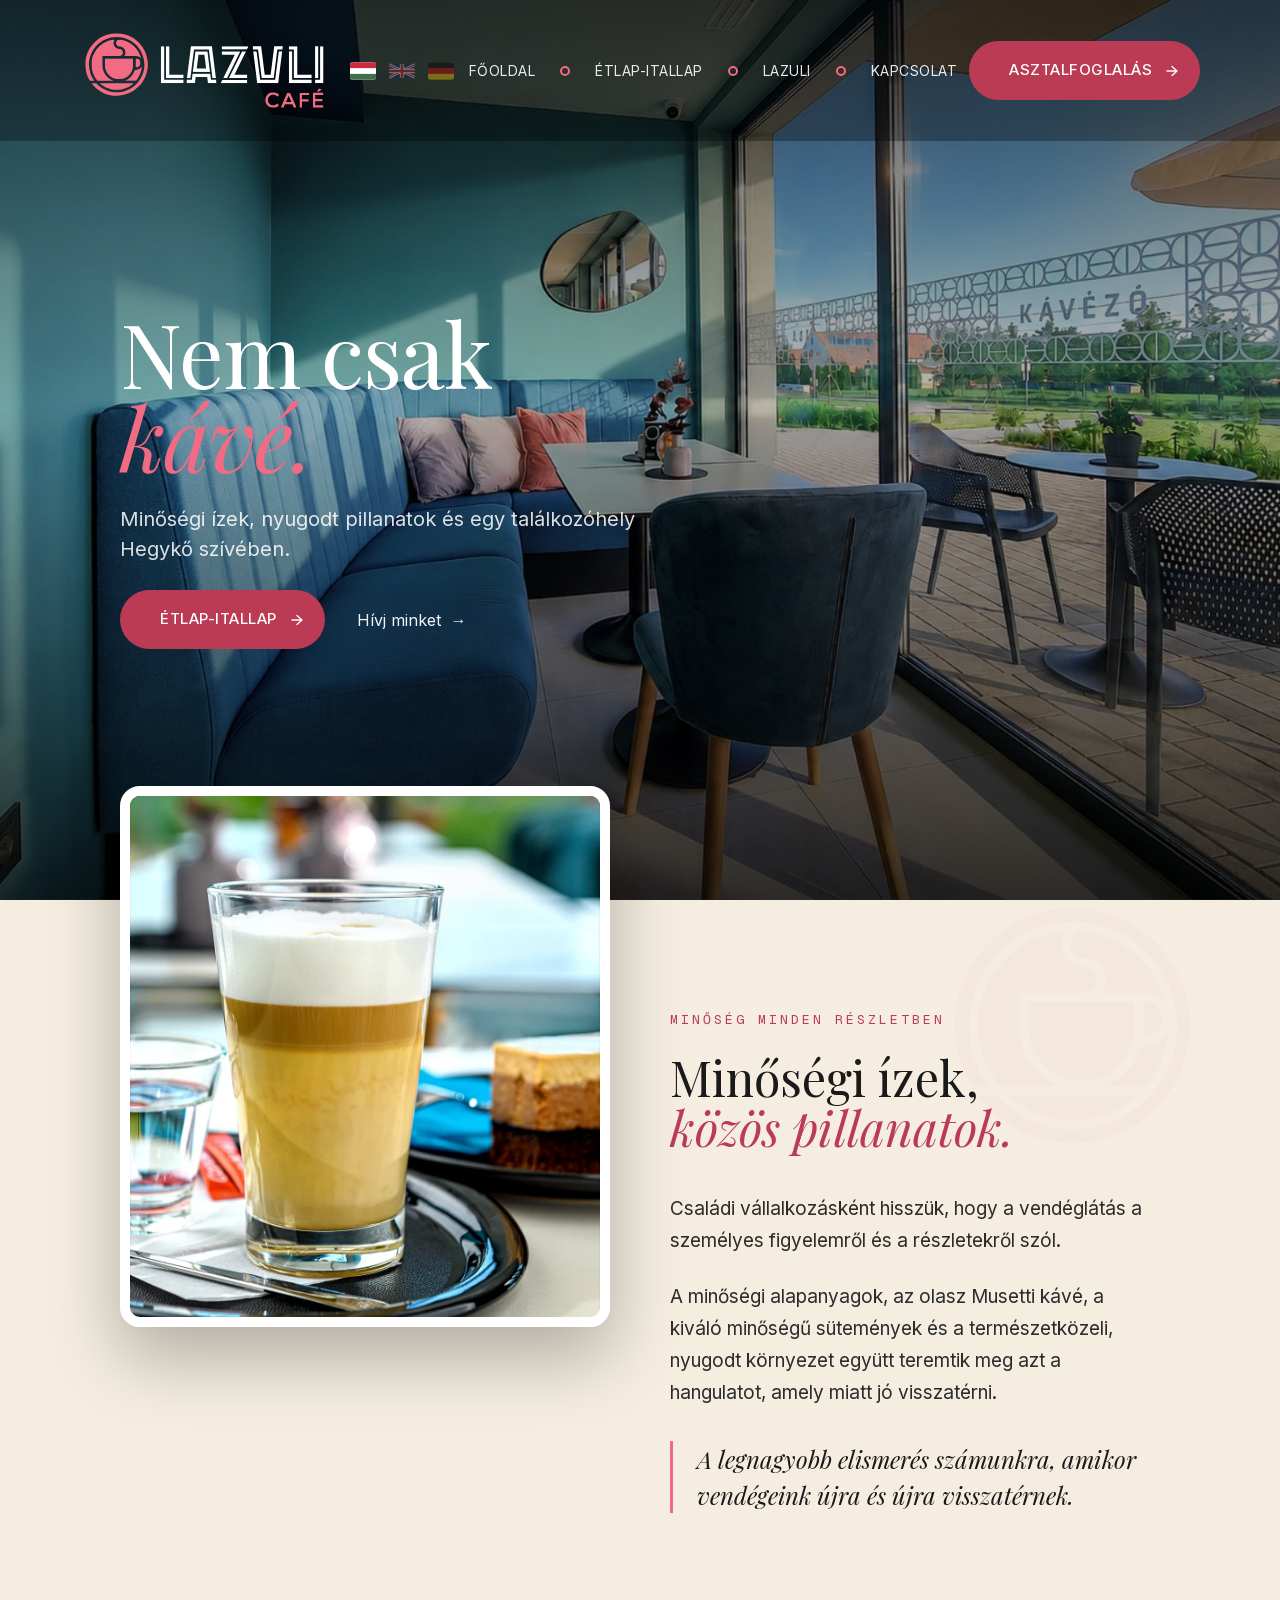
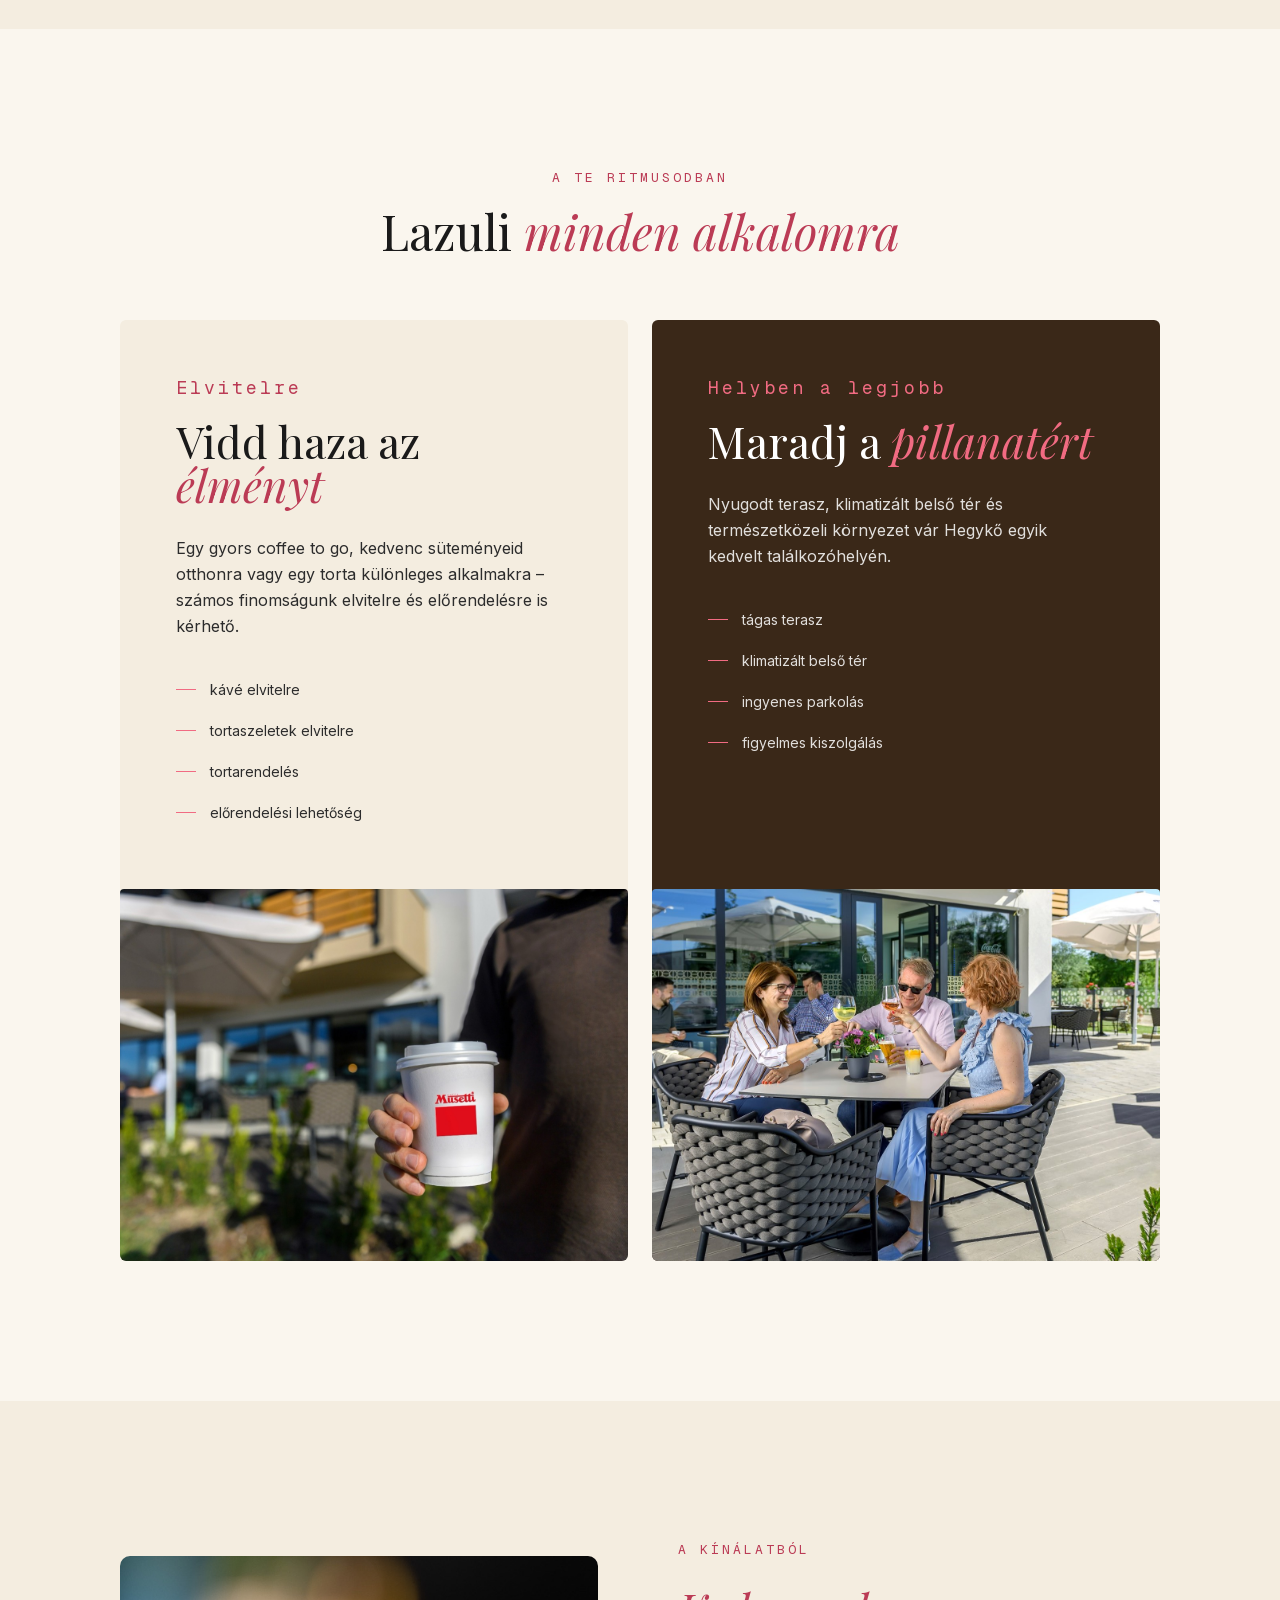
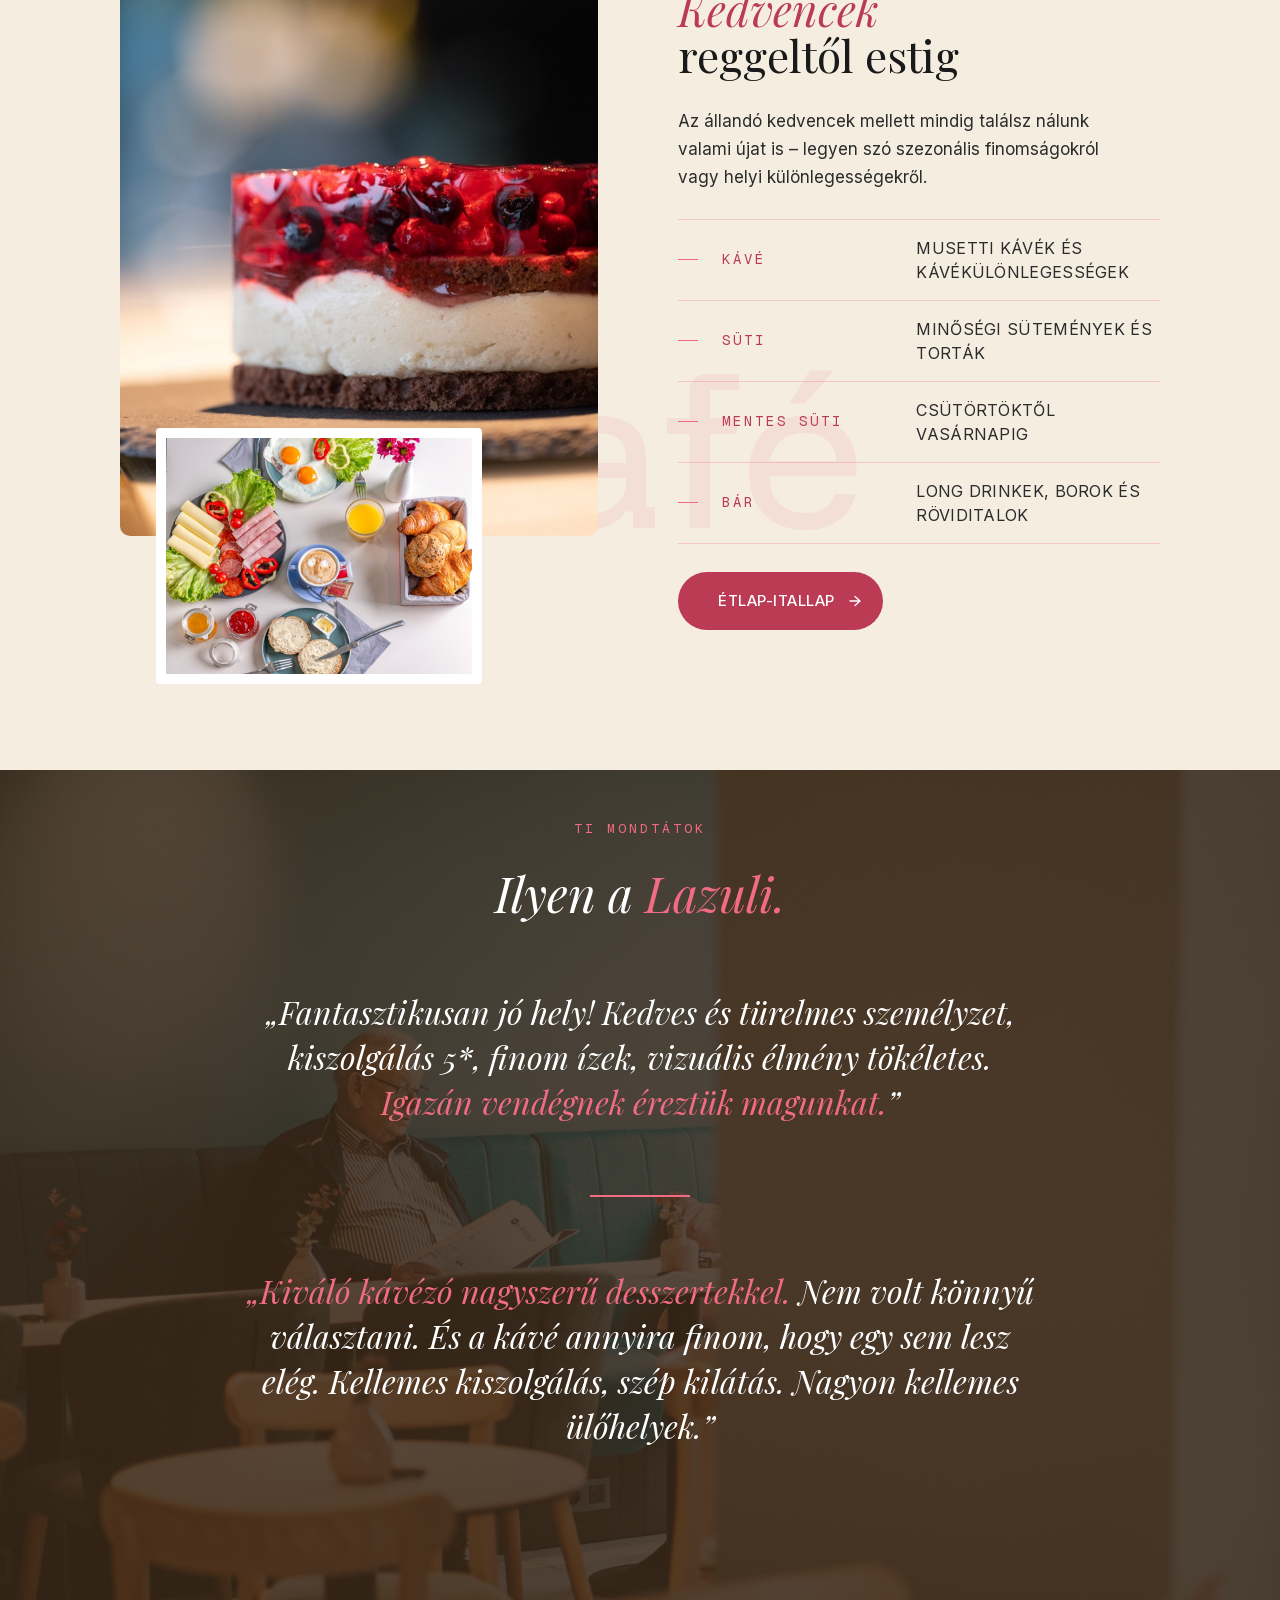
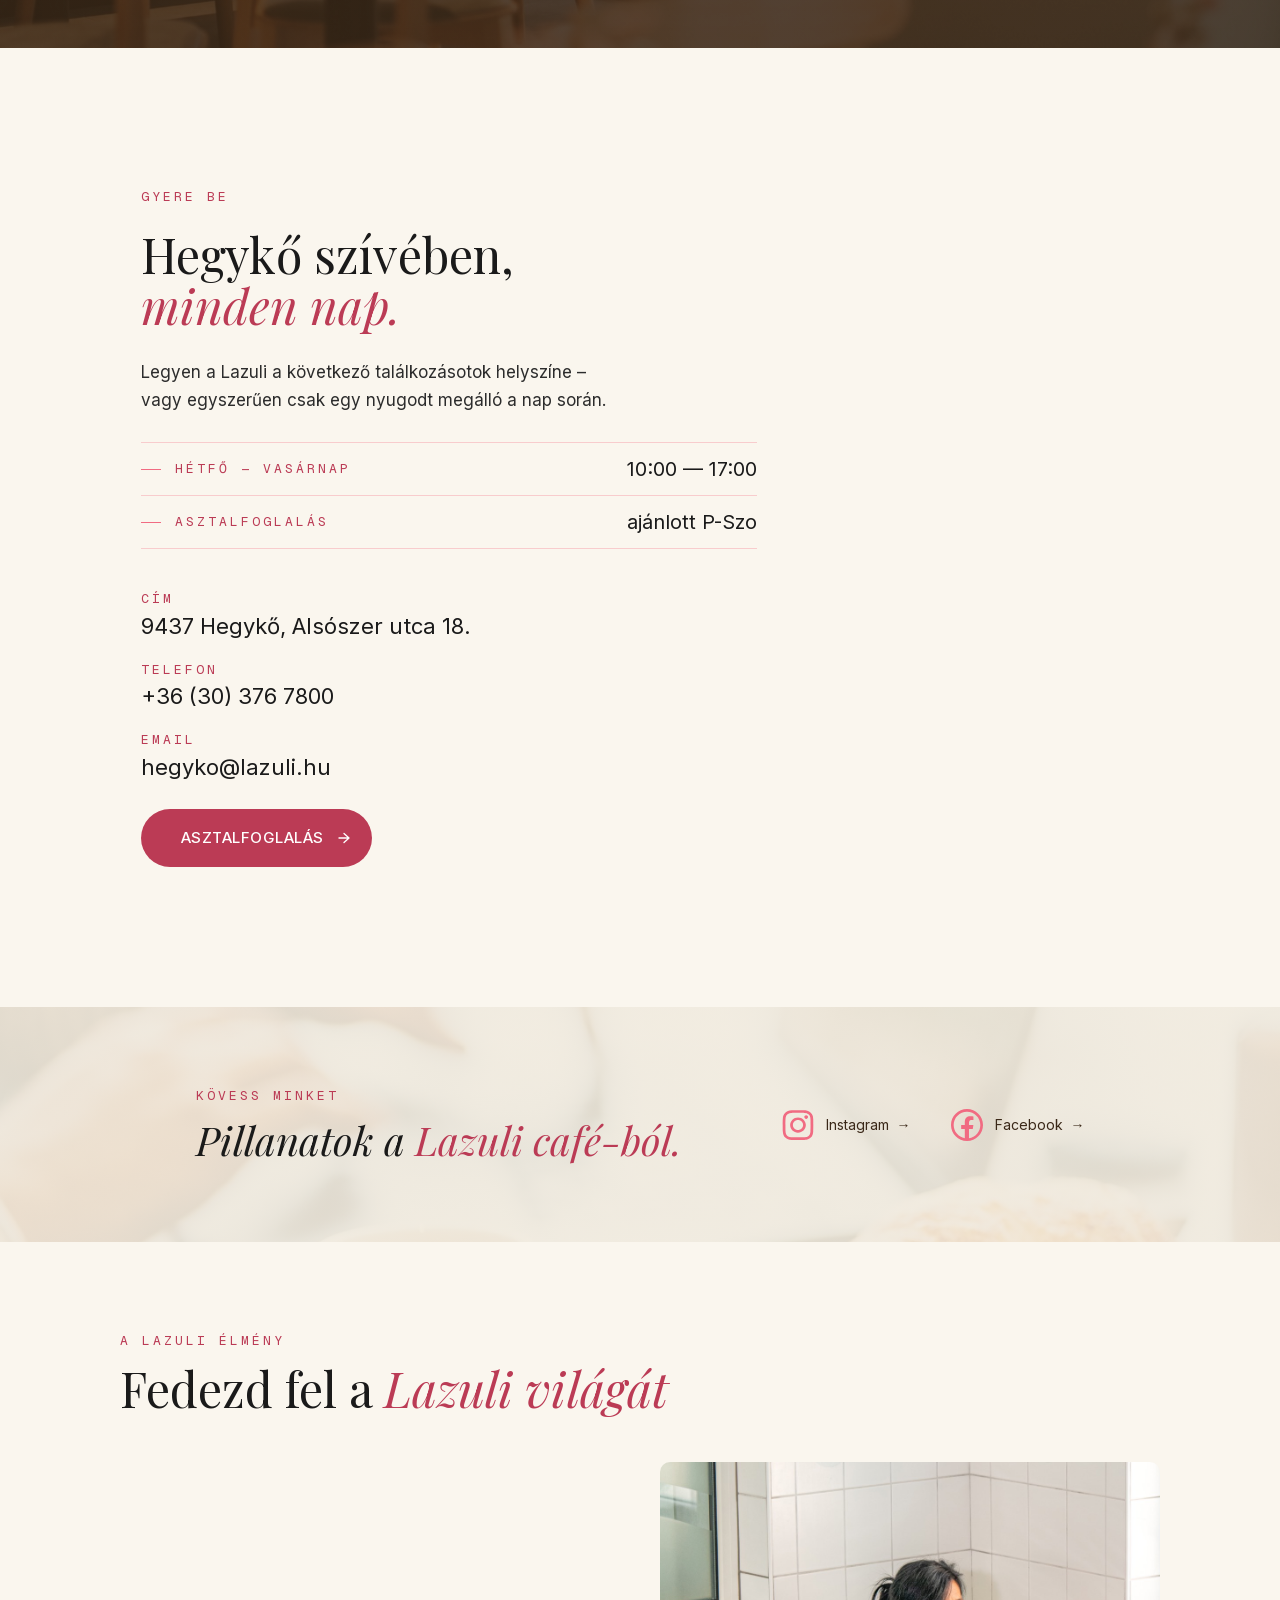
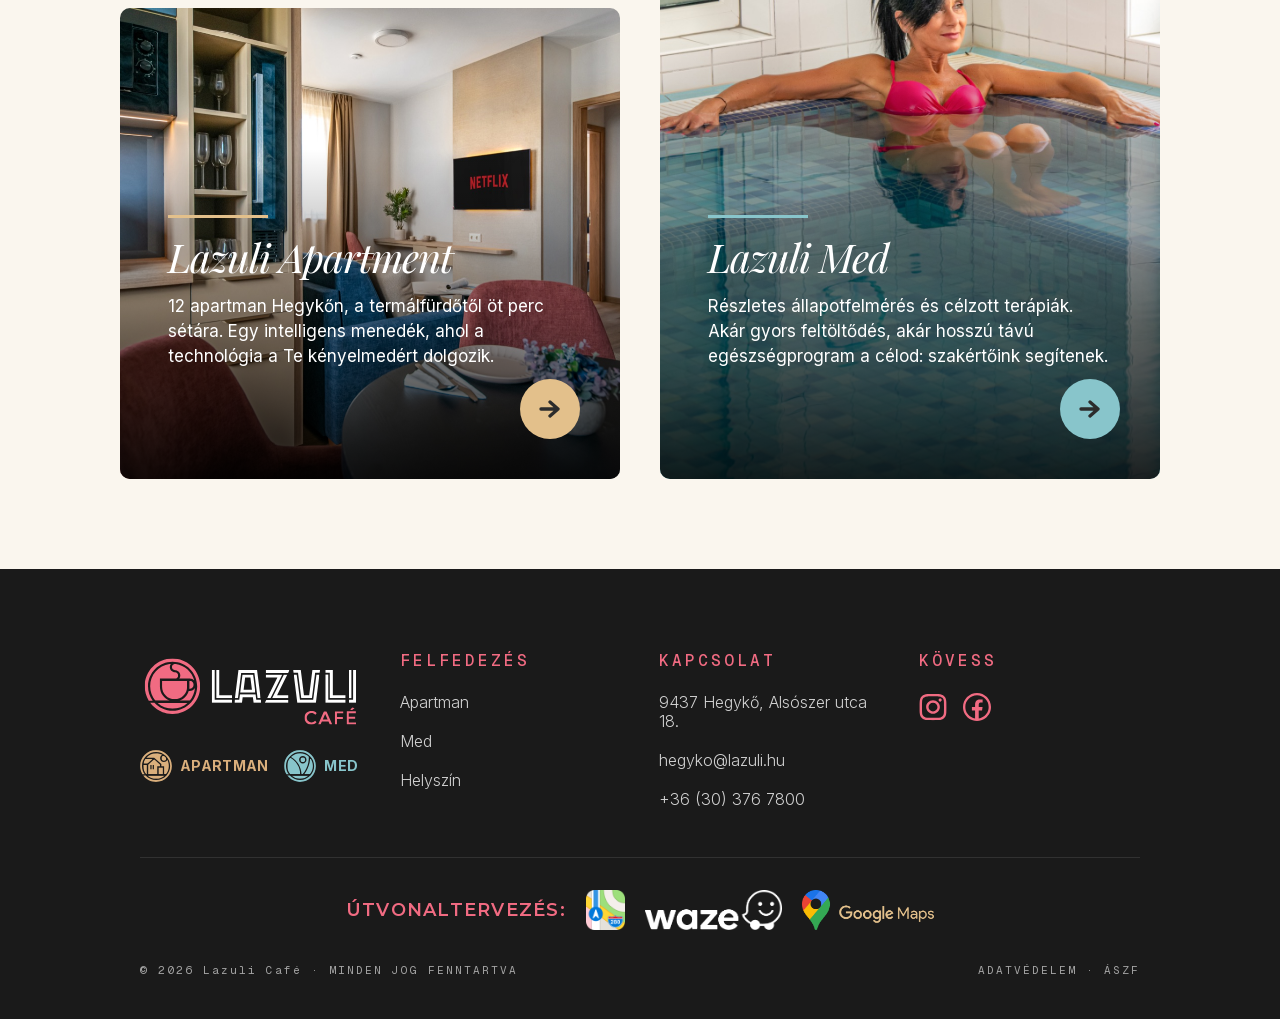
<file: de.html>
<!DOCTYPE html>
<html lang="de">
<head>
<!-- CookieYes banner (consent) – a GTM elé töltjük be -->
<script id="cookieyes" type="text/javascript" src="https://cdn-cookieyes.com/client_data/cb4bae2f5099c113811184f11fed3576/script.js"></script>
<!-- End CookieYes -->
<!-- Google Tag Manager -->
<script>(function(w,d,s,l,i){w[l]=w[l]||[];w[l].push({'gtm.start':
new Date().getTime(),event:'gtm.js'});var f=d.getElementsByTagName(s)[0],
j=d.createElement(s),dl=l!='dataLayer'?'&l='+l:'';j.async=true;j.src=
'https://www.googletagmanager.com/gtm.js?id='+i+dl;f.parentNode.insertBefore(j,f);
})(window,document,'script','dataLayer','GTM-55VHQCMZ');</script>
<!-- End Google Tag Manager -->

<meta charset="UTF-8">
<meta name="viewport" content="width=device-width, initial-scale=1.0">
<title>Lazuli Café — Konditorei und Kaffeehaus am Neusiedler See</title>
<meta name="description" content="Konditorei und Kaffeehaus im Herzen von Hegykő: italienischer Musetti-Kaffee, hochwertige Kuchen und Torten, großzügige Terrasse. Täglich 10:00–17:00 geöffnet.">

<!-- nyelvi változatok: mindegyiknek ÖNÁLLÓ fájlja és canonicalja van -->
<link rel="canonical" href="https://cafe.lazuli.hu/de">
<link rel="alternate" hreflang="hu" href="https://cafe.lazuli.hu/">
<link rel="alternate" hreflang="en" href="https://cafe.lazuli.hu/en">
<link rel="alternate" hreflang="de" href="https://cafe.lazuli.hu/de">
<link rel="alternate" hreflang="x-default" href="https://cafe.lazuli.hu/">

<!-- Open Graph / Twitter -->
<meta property="og:type" content="website">
<meta property="og:site_name" content="Lazuli Café">
<meta property="og:title" content="Lazuli Café — Konditorei und Kaffeehaus am Neusiedler See">
<meta property="og:description" content="Konditorei und Kaffeehaus im Herzen von Hegykő: italienischer Musetti-Kaffee, hochwertige Kuchen und Torten, großzügige Terrasse.">
<meta property="og:url" content="https://cafe.lazuli.hu/de">
<meta property="og:image" content="https://cafe.lazuli.hu/assets/img/hero-bg.jpg">
<meta property="og:locale" content="de_DE">
<meta name="twitter:card" content="summary_large_image">

<link rel="icon" type="image/png" href="assets/icons/fav.png">
<link rel="apple-touch-icon" sizes="180x180" href="assets/icons/apple-touch-icon.png">
<link rel="preload" as="image" href="assets/img/hero-bg.jpg" fetchpriority="high">
<link rel="stylesheet" href="assets/css/fonts.css?v=20260806">
<link rel="stylesheet" href="style.css?v=20260915">

<!-- Strukturált adat a Google találatokhoz (kávézó: cím, nyitvatartás, elérhetőség) -->
<script type="application/ld+json">
{
  "@context": "https://schema.org",
  "@type": "CafeOrCoffeeShop",
  "@id": "https://cafe.lazuli.hu/#cafe",
  "name": "Lazuli Café",
  "image": "https://cafe.lazuli.hu/assets/img/hero-bg.jpg",
  "url": "https://cafe.lazuli.hu/",
  "telephone": "+36303767800",
  "email": "hegyko@lazuli.hu",
  "servesCuisine": [
    "Kaffee",
    "Gebäck"
  ],
  "priceRange": "$$",
  "hasMenu": "https://cafe.lazuli.hu/speisekarte",
  "address": {
    "@type": "PostalAddress",
    "streetAddress": "Alsószer utca 18.",
    "addressLocality": "Hegykő",
    "postalCode": "9437",
    "addressCountry": "HU"
  },
  "openingHoursSpecification": [
    {
      "@type": "OpeningHoursSpecification",
      "dayOfWeek": [
        "Monday",
        "Tuesday",
        "Wednesday",
        "Thursday",
        "Friday",
        "Saturday",
        "Sunday"
      ],
      "opens": "10:00",
      "closes": "17:00"
    }
  ],
  "sameAs": [
    "https://www.instagram.com/cafelazuli.hegyko/",
    "https://www.facebook.com/cafelazuli.hegyko"
  ]
}
</script>
</head>
<body>
<!-- Google Tag Manager (noscript) -->
<noscript><iframe src="https://www.googletagmanager.com/ns.html?id=GTM-55VHQCMZ"
height="0" width="0" style="display:none;visibility:hidden"></iframe></noscript>
<!-- End Google Tag Manager (noscript) -->


<a class="skip-link" href="#tartalom" data-i18n="nav.skip">Zum Inhalt springen</a>

<!-- ============ HERO ============ -->
<header class="hero">
  <nav class="nav" id="nav">
    <div class="nav__left">
      <a class="nav__logo" href="/de" data-home><img src="assets/icons/logo.svg" alt="Lazuli Café"></a>
      <div class="nav__lang" role="group" aria-label="Nyelvválasztó">
        <button class="lang-flag" data-lang="hu" aria-label="Magyar" title="Magyar">
          <svg viewBox="0 0 3 2" aria-hidden="true"><rect width="3" height="2" fill="#fff"/><rect width="3" height=".667" fill="#CD2A3E"/><rect y="1.333" width="3" height=".667" fill="#436F4D"/></svg>
        </button>
        <button class="lang-flag" data-lang="en" aria-label="English" title="English">
          <svg viewBox="0 0 60 30" aria-hidden="true"><rect width="60" height="30" fill="#012169"/><path d="M0,0 60,30 M60,0 0,30" stroke="#fff" stroke-width="6"/><path d="M0,0 60,30 M60,0 0,30" stroke="#C8102E" stroke-width="3"/><path d="M30,0 V30 M0,15 H60" stroke="#fff" stroke-width="10"/><path d="M30,0 V30 M0,15 H60" stroke="#C8102E" stroke-width="6"/></svg>
        </button>
        <button class="lang-flag" data-lang="de" aria-label="Deutsch" title="Deutsch">
          <svg viewBox="0 0 3 2" aria-hidden="true"><rect width="3" height="2" fill="#FFCE00"/><rect width="3" height="1.333" fill="#D00"/><rect width="3" height=".667" fill="#000"/></svg>
        </button>
      </div>
    </div>
    <button class="nav__toggle" id="navToggle" aria-label="Menü" aria-expanded="false" aria-controls="mobileMenu">
      <span></span><span></span><span></span>
    </button>
    <ul class="nav__menu">
      <li><a href="/de" data-home data-i18n="nav.home">Startseite</a></li>
      <li><a href="/speisekarte" data-doc="etlap" data-i18n="nav.menu">Speisekarte</a></li>
      <li><a href="#vilag" data-anchor="vilag" data-i18n="nav.lazuli">Lazuli</a></li>
      <li><a href="#helyszin" data-anchor="helyszin" data-i18n="nav.contact">Kontakt</a></li>
    </ul>
    <a class="btn btn--primary nav__cta" href="tel:+36303767800"><span data-i18n="btn.book">Tisch reservieren</span> <span class="arrow" aria-hidden="true"></span></a>
  </nav>

  <div class="hero__content">
    <h1 class="hero__display" data-i18n="hero.h1">Mehr als nur<br><span class="pink">Kaffee.</span></h1>
    <p class="hero__subhead" data-i18n="hero.sub">Hochwertige Genussmomente, entspannte Augenblicke und ein Ort der Begegnung im Herzen von Hegykő.</p>
    <div class="hero__ctas">
      <a class="btn btn--primary" href="/speisekarte" data-doc="etlap"><span data-i18n="btn.menu">Speisekarte</span> <span class="arrow" aria-hidden="true"></span></a>
      <a class="btn btn--ghost" href="tel:+36303767800" data-i18n="btn.call">Rufen Sie uns an&nbsp;&nbsp;→</a>
    </div>
  </div>
</header>

<!-- ============ MOBIL OFF-CANVAS MENÜ ============ -->
<aside class="mobile-menu" id="mobileMenu" aria-hidden="true" aria-label="Menü">
  <div class="mobile-menu__backdrop" data-menu-close></div>
  <div class="mobile-menu__panel" role="dialog" aria-modal="true">
    <div class="mobile-menu__header">
      <a class="mobile-menu__logo" href="/de" data-home data-menu-close aria-label="Lazuli Café — főoldal"><img src="assets/icons/logo.svg" alt="Lazuli Café"></a>
      <button type="button" class="mobile-menu__close" data-menu-close aria-label="Menü bezárása">
        <svg viewBox="0 0 24 24" fill="none" stroke="currentColor" stroke-width="1.6" stroke-linecap="round" aria-hidden="true"><line x1="6" y1="6" x2="18" y2="18"/><line x1="18" y1="6" x2="6" y2="18"/></svg>
      </button>
    </div>
    <div class="mobile-menu__lang" role="group" aria-label="Nyelvválasztó">
      <button class="lang-flag" data-lang="hu" aria-label="Magyar" title="Magyar"><svg viewBox="0 0 3 2" aria-hidden="true"><rect width="3" height="2" fill="#fff"/><rect width="3" height=".667" fill="#CD2A3E"/><rect y="1.333" width="3" height=".667" fill="#436F4D"/></svg></button>
      <button class="lang-flag" data-lang="en" aria-label="English" title="English"><svg viewBox="0 0 60 30" aria-hidden="true"><rect width="60" height="30" fill="#012169"/><path d="M0,0 60,30 M60,0 0,30" stroke="#fff" stroke-width="6"/><path d="M0,0 60,30 M60,0 0,30" stroke="#C8102E" stroke-width="3"/><path d="M30,0 V30 M0,15 H60" stroke="#fff" stroke-width="10"/><path d="M30,0 V30 M0,15 H60" stroke="#C8102E" stroke-width="6"/></svg></button>
      <button class="lang-flag" data-lang="de" aria-label="Deutsch" title="Deutsch"><svg viewBox="0 0 3 2" aria-hidden="true"><rect width="3" height="2" fill="#FFCE00"/><rect width="3" height="1.333" fill="#D00"/><rect width="3" height=".667" fill="#000"/></svg></button>
    </div>
    <ul class="mobile-menu__links">
      <li><a href="/de" data-home data-menu-close data-i18n="nav.home">Startseite</a></li>
      <li><a href="/speisekarte" data-doc="etlap" data-menu-close data-i18n="nav.menu">Speisekarte</a></li>
      <li><a href="#vilag" data-anchor="vilag" data-menu-close data-i18n="nav.lazuli">Lazuli</a></li>
      <li><a href="#helyszin" data-anchor="helyszin" data-menu-close data-i18n="nav.contact">Kontakt</a></li>
    </ul>
    <a class="btn btn--primary mobile-menu__cta" href="tel:+36303767800" data-menu-close><span data-i18n="btn.book">Tisch reservieren</span> <span class="arrow" aria-hidden="true"></span></a>
  </div>
</aside>

<main id="tartalom">

<!-- ============ INTRO ============ -->
<section class="intro">
  <div class="intro__inner">
    <div class="intro__photo">
      <img src="assets/img/cafe.webp" alt="Lazuli Café belső tér" width="1050" height="1400">
    </div>
    <div class="intro__text">
      <img class="intro__watermark" src="assets/icons/intro-watermark.svg" alt="" aria-hidden="true">
      <div class="intro__head">
        <p class="eyebrow" data-i18n="intro.eyebrow">Qualität bis ins kleinste Detail</p>
        <h2 class="h2" data-i18n="intro.h2">Hochwertiger Geschmack,<br><span class="pink">gemeinsame Momente.</span></h2>
      </div>
      <div class="intro__body">
        <p data-i18n="intro.p1">Als Familienunternehmen sind wir überzeugt, dass Gastfreundschaft von persönlicher Aufmerksamkeit und Liebe zum Detail lebt.</p>
        <p data-i18n="intro.p2">Hochwertige Zutaten, italienischer Musetti-Kaffee, erstklassige Mehlspeisen sowie die naturnahe und ruhige Umgebung schaffen gemeinsam eine Atmosphäre, zu der man gerne zurückkehrt.</p>
        <blockquote class="intro__quote">
          <span class="bar" aria-hidden="true"></span>
          <p data-i18n="intro.quote">Die schönste Anerkennung für uns ist es, wenn unsere Gäste immer wieder den Weg zu uns finden.</p>
        </blockquote>
      </div>
    </div>
  </div>
</section>

<!-- ============ KÉT IDŐSÍK ============ -->
<section class="tt">
  <div class="tt__header">
    <p class="eyebrow center" data-i18n="tt.eyebrow">In Ihrem eigenen Rhythmus</p>
    <h2 class="h2" data-i18n="tt.h2">Lazuli <span class="pink">für jeden Anlass</span></h2>
  </div>
  <div class="tt__cards">
    <article class="card card--light">
      <p class="card__time" data-i18n="card1.eyebrow">Zum Mitnehmen</p>
      <h3 class="card__head" data-i18n="card1.h"><span class="pink">Genuss</span> für zu Hause</h3>
      <p class="card__body" data-i18n="card1.body">Ob ein schneller Coffee to go, Ihre Lieblingsmehlspeisen für zu Hause oder eine Torte für besondere Anlässe – viele unserer Köstlichkeiten sind auch zum Mitnehmen oder auf Vorbestellung erhältlich.</p>
      <ul class="card__list">
        <li data-i18n="card1.li1">Kaffee zum Mitnehmen</li>
        <li data-i18n="card1.li2">Mehlspeisen zum Mitnehmen</li>
        <li data-i18n="card1.li3">Tortenbestellung</li>
        <li data-i18n="card1.li4">Vorbestellung möglich</li>
      </ul>
      <div class="card__img"><img src="assets/img/kinalat-c1.jpg" alt="Coffee to go és péksütemény" width="1400" height="1060" loading="lazy"></div>
    </article>
    <article class="card card--dark">
      <p class="card__time" data-i18n="card2.eyebrow">Am besten vor Ort</p>
      <h3 class="card__head light" data-i18n="card2.h"><span class="pink">Zeit</span> zum Verweilen</h3>
      <p class="card__body" data-i18n="card2.body">Eine ruhige Terrasse, ein klimatisierter Innenbereich und eine naturnahe Umgebung erwarten Sie an einem beliebten Treffpunkt in Hegykő.</p>
      <ul class="card__list">
        <li data-i18n="card2.li1">Großzügige Terrasse</li>
        <li data-i18n="card2.li2">Klimatisierter Innenbereich</li>
        <li data-i18n="card2.li3">Kostenlose Parkplätze</li>
        <li data-i18n="card2.li4">Aufmerksamer Service</li>
      </ul>
      <div class="card__img"><img src="assets/img/kinalat-c2.jpg" alt="Sütemény és kávé a teraszon" width="1400" height="933" loading="lazy"></div>
    </article>
  </div>
</section>

<!-- ============ KÍNÁLAT ============ -->
<section class="menu" id="kinalat">
  <div class="menu__collage">
    <span class="menu__watermark" aria-hidden="true">café</span>
    <img class="menu__main" src="assets/img/menu-main.jpg" alt="A Lazuli Café kínálata" width="1400" height="933" loading="lazy">
    <img class="menu__overlay" src="assets/img/menu-overlay.jpg" alt="Friss pékáru" width="900" height="829" loading="lazy">
  </div>
  <div class="menu__text">
    <p class="eyebrow" data-i18n="menu.eyebrow">Aus unserem Angebot</p>
    <h2 class="h2" data-i18n="menu.h2"><span class="pink">Lieblinge</span><br>von morgens bis abends</h2>
    <p class="menu__body" data-i18n="menu.body">Neben unseren beliebten Klassikern finden Sie bei uns immer wieder Neues – von saisonalen Köstlichkeiten bis hin zu regionalen Spezialitäten.</p>
    <ul class="cat-list">
      <li class="cat-row"><span class="dash"></span><span class="cat-name" data-i18n="cat1.name">KAFFEE</span><span class="cat-desc" data-i18n="cat1.desc">Musetti-Kaffee und Kaffeespezialitäten</span></li>
      <li class="cat-row"><span class="dash"></span><span class="cat-name" data-i18n="cat2.name">KUCHEN & TORTEN</span><span class="cat-desc" data-i18n="cat2.desc">Hochwertige Mehlspeisen und Torten</span></li>
      <li class="cat-row"><span class="dash"></span><span class="cat-name" data-i18n="cat3.name">ALTERNATIVE MEHLSPEISEN</span><span class="cat-desc" data-i18n="cat3.desc">Von Donnerstag bis Sonntag</span></li>
      <li class="cat-row"><span class="dash"></span><span class="cat-name" data-i18n="cat5.name">BAR</span><span class="cat-desc" data-i18n="cat5.desc">Longdrinks, Weine und Spirituosen</span></li>
    </ul>
    <a class="btn btn--primary" href="/etlap"><span data-i18n="btn.menu">Speisekarte</span> <span class="arrow" aria-hidden="true"></span></a>
  </div>
</section>

<!-- ============ VENDÉGVÉLEMÉNYEK ============ -->
<section class="rev">
  <p class="eyebrow center" data-i18n="rev.eyebrow">Das sagen unsere Gäste</p>
  <h2 class="h2 center light" data-i18n="rev.h2">So fühlt sich <span class="pink">Lazuli</span> an.</h2>
  <blockquote class="rev__quote">
    <p class="rev__text" data-i18n="rev.q1">„Ein fantastischer Ort! Freundliches und geduldiges Personal, erstklassiger Service, köstliche Geschmacksrichtungen und ein perfektes visuelles Erlebnis. <span class="pink">Wir haben uns wirklich als willkommene Gäste gefühlt.</span>”</p>
  </blockquote>
  <span class="rev__divider" aria-hidden="true"></span>
  <blockquote class="rev__quote">
    <p class="rev__text" data-i18n="rev.q2"><span class="pink">„Ein ausgezeichnetes Café mit hervorragenden Desserts.</span> Die Auswahl fiel uns nicht leicht. Und der Kaffee ist so gut, dass eine Tasse einfach nicht ausreicht. Freundlicher Service, schöne Aussicht und sehr angenehme Sitzmöglichkeiten.”</p>
  </blockquote>
</section>

<!-- ============ HELYSZÍN ============ -->
<section class="loc" id="helyszin">
  <div class="loc__left">
    <p class="eyebrow" data-i18n="loc.eyebrow">Kommen Sie vorbei</p>
    <h2 class="h2" data-i18n="loc.h2">Zeit für Genuss –<br><span class="pink">jeden Tag</span></h2>
    <p class="loc__body" data-i18n="loc.body">Machen Sie das Lazuli zu Ihrem nächsten Treffpunkt – oder gönnen Sie sich einfach eine entspannte Pause im Laufe des Tages.</p>
    <ul class="hours">
      <li><span class="hours__key"><span class="dash"></span><span data-i18n="loc.hkey1">MONTAG — SONNTAG</span></span><span class="hours__val" data-i18n="loc.hval1">10:00 – 17:00</span></li>
      <li><span class="hours__key"><span class="dash"></span><span data-i18n="loc.hkey2">TISCHRESERVIERUNG</span></span><span class="hours__val" data-i18n="loc.hval2">Fr–Sa empfohlen</span></li>
    </ul>
    <ul class="contact">
      <li><p class="cKey" data-i18n="loc.ckey1">ADRESSE</p><p class="cVal" data-i18n="loc.cval1">9437 Hegykő, Alsószer utca 18.</p></li>
      <li><p class="cKey" data-i18n="loc.ckey2">TELEFON</p><p class="cVal" data-i18n="loc.cval2">+36 (30) 376 7800</p></li>
      <li><p class="cKey" data-i18n="loc.ckey3">E-MAIL</p><p class="cVal" data-i18n="loc.cval3">hegyko@lazuli.hu</p></li>
    </ul>
    <a class="btn btn--primary" href="tel:+36303767800"><span data-i18n="btn.book">Tisch reservieren</span> <span class="arrow" aria-hidden="true"></span></a>
  </div>
  <div class="loc__map">
    <iframe src="https://www.google.com/maps?q=9437+Hegyk%C5%91,+Als%C3%B3szer+utca+18&output=embed" loading="lazy" referrerpolicy="no-referrer-when-downgrade" title="Lazuli Café térkép"></iframe>
  </div>
</section>

<!-- ============ SOCIAL ============ -->
<section class="social">
  <div class="social__left">
    <p class="eyebrow" data-i18n="soc.eyebrow">Folgen Sie uns</p>
    <h2 class="social__head" data-i18n="soc.h2">Momente aus dem <span class="pink">Lazuli Café.</span></h2>
  </div>
  <div class="social__right">
    <a class="social__link" href="https://www.instagram.com/cafelazuli.hegyko/"><img src="assets/icons/icon-instagram.svg" alt=""><span data-i18n="soc.ig">Instagram&nbsp;&nbsp;→</span></a>
    <a class="social__link" href="https://www.facebook.com/cafelazuli.hegyko"><img src="assets/icons/icon-facebook.svg" alt=""><span data-i18n="soc.fb">Facebook&nbsp;&nbsp;→</span></a>
  </div>
</section>

<!-- ============ LAZULI VILÁG ============ -->
<section class="world" id="vilag">
  <div class="world__header">
    <p class="eyebrow" data-i18n="world.eyebrow">Das Lazuli-Erlebnis</p>
    <h2 class="h2" data-i18n="world.h2">Entdecken Sie die <span class="pink">Welt von Lazuli.</span></h2>
  </div>
  <div class="world__cards">
    <a class="wcard wcard--apartment" href="https://apartman.lazuli.hu/">
      <img src="assets/img/social-3.jpg" alt="Lazuli Apartment" width="1400" height="933" loading="lazy">
      <div class="wcard__body">
        <span class="wcard__line gold" aria-hidden="true"></span>
        <h3 data-i18n="world.apt.title">Lazuli Apartment</h3>
        <p data-i18n="world.apt.body">12 Apartments in Hegykő, nur fünf Gehminuten vom Thermalbad entfernt. Ein smartes Refugium, in dem Technologie für Ihren Komfort arbeitet.</p>
      </div>
      <span class="wcard__go wcard__go--gold" aria-hidden="true"></span>
    </a>
    <a class="wcard wcard--med" href="https://med.lazuli.hu/" target="_blank" rel="noopener">
      <img src="assets/img/lazuli-med.jpg" alt="Lazuli Med" width="1241" height="1400" loading="lazy">
      <div class="wcard__body">
        <span class="wcard__line teal" aria-hidden="true"></span>
        <h3 data-i18n="world.med.title">Lazuli Med</h3>
        <p data-i18n="world.med.body">Umfassende Gesundheitsanalysen und gezielte Therapien. Ob Sie eine schnelle Regeneration oder ein langfristiges Gesundheitsprogramm suchen – unsere Expert:innen begleiten Sie.</p>
      </div>
      <span class="wcard__go wcard__go--teal" aria-hidden="true"></span>
    </a>
  </div>
</section>

</main>

<!-- ============ FOOTER ============ -->
<footer class="footer">
  <div class="footer__cols">
    <div class="footer__brand">
      <a href="/de" data-home><img class="footer__logo" src="assets/icons/logo.svg" alt="Lazuli Café"></a>
      <div class="footer__badges">
        <a class="badge badge--gold" href="https://apartman.lazuli.hu/apartmanok/" target="_blank" rel="noopener">
          <svg xmlns="http://www.w3.org/2000/svg" width="40" height="40" viewBox="0 0 40 40" fill="none" aria-hidden="true"><mask id="mask0_443_3579" style="mask-type:luminance" maskUnits="userSpaceOnUse" x="26" y="7" width="8" height="7"><path d="M33.1568 7.20898H26.6685V13.6973H33.1568V7.20898Z" fill="white"></path></mask><g mask="url(#mask0_443_3579)"><mask id="mask1_443_3579" style="mask-type:luminance" maskUnits="userSpaceOnUse" x="26" y="7" width="7" height="7"><path d="M26.6685 10.4314C26.6624 12.1804 28.075 13.6052 29.8178 13.6113C31.5607 13.6113 32.9794 12.217 32.9978 10.4742C32.105 9.26337 31.0409 8.18708 29.8484 7.26367V7.2759H29.8301C28.0933 7.2759 26.6746 8.68242 26.6685 10.4253" fill="white"></path></mask><g mask="url(#mask1_443_3579)"><mask id="mask2_443_3579" style="mask-type:luminance" maskUnits="userSpaceOnUse" x="26" y="7" width="8" height="7"><path d="M33.0837 7.18359H26.626V13.6413H33.0837V7.18359Z" fill="white"></path></mask><g mask="url(#mask2_443_3579)"><path d="M43.064 -3.06641H-3.06348V43.0611H43.064V-3.06641Z" fill="#DAAF7C"></path></g></g></g><mask id="mask3_443_3579" style="mask-type:luminance" maskUnits="userSpaceOnUse" x="0" y="0" width="40" height="40"><path d="M40 0H0V40H40V0Z" fill="white"></path></mask><g mask="url(#mask3_443_3579)"><mask id="mask4_443_3579" style="mask-type:luminance" maskUnits="userSpaceOnUse" x="0" y="0" width="40" height="40"><path d="M20.003 0.152344C9.0689 0.152344 0.195639 8.99503 0.152832 19.9108V20.082C0.171178 23.8246 1.223 27.3225 3.03924 30.3068H5.85838C3.75473 27.4142 2.50721 23.849 2.50721 19.9964C2.50721 10.2976 10.3959 2.41499 20.0886 2.41499C29.7813 2.41499 37.6761 10.2976 37.6761 19.9964C37.6761 24.4972 35.97 28.6067 33.1814 31.7255V31.8417H33.0775C29.8547 35.3641 25.2316 37.5778 20.0947 37.5778C14.9579 37.5778 10.3286 35.3641 7.11201 31.8417H4.07884C7.69908 36.7033 13.4841 39.8466 20.0091 39.8466C30.9738 39.8466 39.8593 30.9611 39.8593 19.9964C39.8593 9.03172 30.9677 0.152344 20.003 0.152344Z" fill="white"></path></mask><g mask="url(#mask4_443_3579)"><mask id="mask5_443_3579" style="mask-type:luminance" maskUnits="userSpaceOnUse" x="0" y="0" width="40" height="40"><path d="M39.9815 0.140625H0.0610352V39.9144H39.9815V0.140625Z" fill="white"></path></mask><g mask="url(#mask5_443_3579)"><path d="M43.064 -3.06445H-3.06348V43.0631H43.064V-3.06445Z" fill="#DAAF7C"></path></g></g></g><mask id="mask6_443_3579" style="mask-type:luminance" maskUnits="userSpaceOnUse" x="10" y="11" width="16" height="20"><path d="M25.2256 11.5332H10.0903V30.4539H25.2256V11.5332Z" fill="white"></path></mask><g mask="url(#mask6_443_3579)"><mask id="mask7_443_3579" style="mask-type:luminance" maskUnits="userSpaceOnUse" x="10" y="11" width="16" height="20"><path d="M12.9277 18.7738H14.4565V23.9962H12.9277V18.7738ZM15.8631 18.7738H17.3919V23.9962H15.8631V18.7738ZM10.1453 30.3133H21.5503V20.3209H25.1705V18.2906L17.7038 11.625L10.1392 18.2906V30.3133H10.1453Z" fill="white"></path></mask><g mask="url(#mask7_443_3579)"><mask id="mask8_443_3579" style="mask-type:luminance" maskUnits="userSpaceOnUse" x="10" y="11" width="16" height="20"><path d="M25.3047 11.5879H10.041V30.374H25.3047V11.5879Z" fill="white"></path></mask><g mask="url(#mask8_443_3579)"><path d="M43.0635 -3.06445H-3.06396V43.0631H43.0635V-3.06445Z" fill="#DAAF7C"></path></g></g></g><mask id="mask9_443_3579" style="mask-type:luminance" maskUnits="userSpaceOnUse" x="7" y="3" width="30" height="28"><path d="M36.2208 3.78516H7.74805V30.4539H36.2208V3.78516Z" fill="white"></path></mask><g mask="url(#mask9_443_3579)"><mask id="mask10_443_3579" style="mask-type:luminance" maskUnits="userSpaceOnUse" x="7" y="3" width="30" height="28"><path d="M7.80273 9.68118H17.5872L17.7034 9.57722L26.6989 17.6005V20.3218H30.1602V30.3141H32.3739C34.7222 27.5256 36.1348 23.9237 36.1348 19.9976C36.1348 17.2091 35.4132 14.5795 34.1534 12.2863C33.438 13.9619 31.7685 15.1482 29.8299 15.1482H29.8055C27.2126 15.136 25.1151 13.0201 25.1334 10.4272C25.1456 8.46424 26.3626 6.78254 28.0871 6.09152C25.7266 4.72781 22.9992 3.95117 20.0883 3.95117C15.1655 3.95117 10.7503 6.18325 7.80885 9.6873" fill="white"></path></mask><g mask="url(#mask10_443_3579)"><mask id="mask11_443_3579" style="mask-type:luminance" maskUnits="userSpaceOnUse" x="7" y="3" width="30" height="28"><path d="M36.1656 3.95703H7.69287V30.375H36.1656V3.95703Z" fill="white"></path></mask><g mask="url(#mask11_443_3579)"><path d="M43.0635 -3.0625H-3.06396V43.065H43.0635V-3.0625Z" fill="#DAAF7C"></path></g></g></g><mask id="mask12_443_3579" style="mask-type:luminance" maskUnits="userSpaceOnUse" x="3" y="18" width="6" height="13"><path d="M8.64719 18.5605H3.96289V30.4548H8.64719V18.5605Z" fill="white"></path></mask><g mask="url(#mask12_443_3579)"><mask id="mask13_443_3579" style="mask-type:luminance" maskUnits="userSpaceOnUse" x="4" y="18" width="5" height="13"><path d="M8.61622 30.3138V18.707H4.09703C4.06645 19.129 4.04199 19.5632 4.04199 19.9974C4.04199 23.9172 5.46074 27.5191 7.80289 30.3138H8.62233H8.61622Z" fill="white"></path></mask><g mask="url(#mask13_443_3579)"><mask id="mask14_443_3579" style="mask-type:luminance" maskUnits="userSpaceOnUse" x="4" y="18" width="5" height="13"><path d="M8.72046 18.6348H4.02393V30.3761H8.72046V18.6348Z" fill="white"></path></mask><g mask="url(#mask14_443_3579)"><path d="M43.064 -3.0625H-3.06348V43.065H43.064V-3.0625Z" fill="#DAAF7C"></path></g></g></g><mask id="mask15_443_3579" style="mask-type:luminance" maskUnits="userSpaceOnUse" x="23" y="21" width="6" height="10"><path d="M28.6318 21.8555H23.0791V30.319H28.6318V21.8555Z" fill="white"></path></mask><g mask="url(#mask15_443_3579)"><mask id="mask16_443_3579" style="mask-type:luminance" maskUnits="userSpaceOnUse" x="22" y="21" width="7" height="10"><path d="M28.6804 21.7148H22.9565V30.3741H28.6804V21.7148Z" fill="white"></path></mask><g mask="url(#mask16_443_3579)"><path d="M43.064 -3.06445H-3.06348V43.0631H43.064V-3.06445Z" fill="#DAAF7C"></path></g></g><mask id="mask17_443_3579" style="mask-type:luminance" maskUnits="userSpaceOnUse" x="4" y="11" width="13" height="7"><path d="M16.0402 11.1719H4.146V17.2994H16.0402V11.1719Z" fill="white"></path></mask><g mask="url(#mask17_443_3579)"><mask id="mask18_443_3579" style="mask-type:luminance" maskUnits="userSpaceOnUse" x="4" y="11" width="12" height="7"><path d="M9.09348 17.1775L15.857 11.209H6.6596C5.49159 12.9824 4.67214 15.0005 4.28076 17.1775H9.09348Z" fill="white"></path></mask><g mask="url(#mask18_443_3579)"><mask id="mask19_443_3579" style="mask-type:luminance" maskUnits="userSpaceOnUse" x="4" y="11" width="12" height="7"><path d="M15.9117 11.1484H4.17041V17.3126H15.9117V11.1484Z" fill="white"></path></mask><g mask="url(#mask19_443_3579)"><path d="M43.0635 -3.0625H-3.06396V43.065H43.0635V-3.0625Z" fill="#DAAF7C"></path></g></g></g><mask id="mask20_443_3579" style="mask-type:luminance" maskUnits="userSpaceOnUse" x="9" y="31" width="22" height="6"><path d="M30.9919 31.7148H9.19092V36.2218H30.9919V31.7148Z" fill="white"></path></mask><g mask="url(#mask20_443_3579)"><mask id="mask21_443_3579" style="mask-type:luminance" maskUnits="userSpaceOnUse" x="9" y="31" width="22" height="6"><path d="M30.9063 31.8496H9.27051C12.1263 34.4608 15.9239 36.0569 20.0945 36.0569C24.2652 36.0569 28.0627 34.4608 30.9186 31.8496" fill="white"></path></mask><g mask="url(#mask21_443_3579)"><mask id="mask22_443_3579" style="mask-type:luminance" maskUnits="userSpaceOnUse" x="9" y="31" width="23" height="6"><path d="M31.0284 31.8438H9.16016V36.1H31.0284V31.8438Z" fill="white"></path></mask><g mask="url(#mask22_443_3579)"><path d="M43.0635 -3.0625H-3.06396V43.065H43.0635V-3.0625Z" fill="#DAAF7C"></path></g></g></g></svg>
          <span>Apartman</span>
        </a>
        <a class="badge badge--teal" href="https://med.lazuli.hu/" target="_blank" rel="noopener">
          <svg xmlns="http://www.w3.org/2000/svg" width="40" height="40" viewBox="0 0 40 40" fill="none" aria-hidden="true"><mask id="mask0_176_965" style="mask-type:luminance" maskUnits="userSpaceOnUse" x="20" y="9" width="7" height="7"><path d="M26.6664 9.00684H20.3623V15.311H26.6664V9.00684Z" fill="white"></path></mask><g mask="url(#mask0_176_965)"><mask id="mask1_176_965" style="mask-type:luminance" maskUnits="userSpaceOnUse" x="20" y="9" width="7" height="7"><path d="M23.4787 15.287C25.1746 15.287 26.5649 13.9028 26.5649 12.2009C26.5649 10.499 25.1806 9.11475 23.4787 9.11475C21.7769 9.11475 20.3926 10.499 20.3926 12.2009C20.3926 13.9028 21.7769 15.287 23.4787 15.287Z" fill="white"></path></mask><g mask="url(#mask1_176_965)"><mask id="mask2_176_965" style="mask-type:luminance" maskUnits="userSpaceOnUse" x="20" y="9" width="7" height="7"><path d="M26.6005 9.04297H20.2725V15.3711H26.6005V9.04297Z" fill="white"></path></mask><g mask="url(#mask2_176_965)"><path d="M43.0623 -3.06201H-3.06201V43.0623H43.0623V-3.06201Z" fill="#88C5CB"></path></g></g></g><mask id="mask3_176_965" style="mask-type:luminance" maskUnits="userSpaceOnUse" x="25" y="9" width="12" height="22"><path d="M36.2189 9.91162H25.0488V30.4539H36.2189V9.91162Z" fill="white"></path></mask><g mask="url(#mask3_176_965)"><mask id="mask4_176_965" style="mask-type:luminance" maskUnits="userSpaceOnUse" x="25" y="10" width="12" height="21"><path d="M32.677 10.0553C32.5991 12.0268 32.3594 14.0044 31.9519 15.9459C30.8493 21.2194 28.5122 26.1991 25.1924 30.4358H32.2576C34.6725 27.6253 36.1347 23.9759 36.1347 19.9909C36.1347 16.2396 34.8343 12.7879 32.671 10.0493" fill="white"></path></mask><g mask="url(#mask4_176_965)"><mask id="mask5_176_965" style="mask-type:luminance" maskUnits="userSpaceOnUse" x="25" y="10" width="12" height="21"><path d="M36.2367 10.0493H25.1626V30.4718H36.2367V10.0493Z" fill="white"></path></mask><g mask="url(#mask5_176_965)"><path d="M43.0623 -3.06201H-3.06201V43.0623H43.0623V-3.06201Z" fill="#88C5CB"></path></g></g></g><mask id="mask6_176_965" style="mask-type:luminance" maskUnits="userSpaceOnUse" x="0" y="0" width="40" height="40"><path d="M40 0H0V40H40V0Z" fill="white"></path></mask><g mask="url(#mask6_176_965)"><mask id="mask7_176_965" style="mask-type:luminance" maskUnits="userSpaceOnUse" x="0" y="0" width="40" height="40"><path d="M19.9492 0.149902C9.00684 0.173872 0.149902 9.05477 0.149902 20.0031C0.149902 23.8383 1.23455 27.4098 3.1162 30.448H5.95067C3.78737 27.5177 2.49897 23.9102 2.49897 20.0031C2.49897 10.3072 10.3911 2.41507 20.087 2.41507C29.7829 2.41507 37.675 10.3072 37.675 20.0031C37.675 24.5095 35.9731 28.6203 33.1866 31.7304V31.9821H32.9589C29.7469 35.4338 25.1746 37.5911 20.099 37.5911C15.0233 37.5911 10.4451 35.4278 7.22707 31.9761H4.17089C7.80235 36.7641 13.5372 39.8503 20.0091 39.8503C30.9694 39.8503 39.8623 30.9634 39.8623 19.9971C39.8563 9.05477 30.9934 0.173872 20.063 0.149902H19.9612H19.9492Z" fill="white"></path></mask><g mask="url(#mask7_176_965)"><mask id="mask8_176_965" style="mask-type:luminance" maskUnits="userSpaceOnUse" x="0" y="0" width="40" height="40"><path d="M39.9759 0.125488H0.137695V39.9637H39.9759V0.125488Z" fill="white"></path></mask><g mask="url(#mask8_176_965)"><path d="M43.0623 -3.0625H-3.06201V43.0618H43.0623V-3.0625Z" fill="#88C5CB"></path></g></g></g><mask id="mask9_176_965" style="mask-type:luminance" maskUnits="userSpaceOnUse" x="9" y="31" width="22" height="6"><path d="M30.8133 31.8921H9.37207V36.2187H30.8133V31.8921Z" fill="white"></path></mask><g mask="url(#mask9_176_965)"><mask id="mask10_176_965" style="mask-type:luminance" maskUnits="userSpaceOnUse" x="9" y="31" width="22" height="6"><path d="M30.7655 31.9697H9.4082C12.2487 34.4986 15.988 36.0506 20.0869 36.0506C24.1857 36.0506 27.9251 34.5106 30.7655 31.9697Z" fill="white"></path></mask><g mask="url(#mask10_176_965)"><mask id="mask11_176_965" style="mask-type:luminance" maskUnits="userSpaceOnUse" x="9" y="31" width="22" height="6"><path d="M30.7715 31.9102H9.34229V36.0809H30.7715V31.9102Z" fill="white"></path></mask><g mask="url(#mask11_176_965)"><path d="M43.0618 -3.06201H-3.0625V43.0623H43.0618V-3.06201Z" fill="#88C5CB"></path></g></g></g><mask id="mask12_176_965" style="mask-type:luminance" maskUnits="userSpaceOnUse" x="3" y="9" width="18" height="22"><path d="M20.543 9.73193H3.96777V30.454H20.543V9.73193Z" fill="white"></path></mask><g mask="url(#mask12_176_965)"><mask id="mask13_176_965" style="mask-type:luminance" maskUnits="userSpaceOnUse" x="4" y="9" width="17" height="22"><path d="M7.90987 30.4422H20.3803C20.1945 21.7351 15.3945 13.8969 7.7241 9.76807C5.41699 12.5486 4.03271 16.1141 4.03271 19.9973C4.03271 23.8804 5.49489 27.6317 7.90987 30.4362" fill="white"></path></mask><g mask="url(#mask13_176_965)"><mask id="mask14_176_965" style="mask-type:luminance" maskUnits="userSpaceOnUse" x="4" y="9" width="17" height="22"><path d="M20.4165 9.76221H4.021V30.4723H20.4165V9.76221Z" fill="white"></path></mask><g mask="url(#mask14_176_965)"><path d="M43.0618 -3.06201H-3.0625V43.0623H43.0618V-3.06201Z" fill="#88C5CB"></path></g></g></g><mask id="mask15_176_965" style="mask-type:luminance" maskUnits="userSpaceOnUse" x="8" y="3" width="24" height="28"><path d="M31.1673 3.78125H8.64746V30.4479H31.1673V3.78125Z" fill="white"></path></mask><g mask="url(#mask15_176_965)"><mask id="mask16_176_965" style="mask-type:luminance" maskUnits="userSpaceOnUse" x="8" y="3" width="24" height="28"><path d="M23.4787 7.59852C26.0255 7.59852 28.0929 9.66594 28.0929 12.2128C28.0929 14.7596 26.0255 16.827 23.4787 16.827C20.9318 16.827 18.8644 14.7596 18.8644 12.2128C18.8644 9.66594 20.9318 7.59852 23.4787 7.59852ZM8.79102 8.60526C16.767 13.0517 21.7289 21.2974 21.9086 30.442H23.221C26.8105 26.1933 29.3094 21.0817 30.4539 15.6405C30.9573 13.2555 31.191 10.8225 31.167 8.40751C28.2846 5.65096 24.3835 3.95508 20.0869 3.95508C15.7903 3.95508 11.6974 5.73485 8.79102 8.61126" fill="white"></path></mask><g mask="url(#mask16_176_965)"><mask id="mask17_176_965" style="mask-type:luminance" maskUnits="userSpaceOnUse" x="8" y="3" width="24" height="28"><path d="M31.203 3.86475H8.76709V30.4715H31.203V3.86475Z" fill="white"></path></mask><g mask="url(#mask17_176_965)"><path d="M43.0623 -3.0625H-3.06201V43.0618H43.0623V-3.0625Z" fill="#88C5CB"></path></g></g></g></svg>
          <span>Med</span>
        </a>
      </div>
    </div>
    <nav class="footer__col">
      <p class="footer__title" data-i18n="foot.explore">ENTDECKEN</p>
      <a href="https://apartman.lazuli.hu/apartmanok/" data-i18n="foot.l.apartman">Apartment</a>
      <a href="https://med.lazuli.hu/" target="_blank" rel="noopener" data-i18n="foot.l.longevity">Med</a>
      <a href="#helyszin" data-anchor="helyszin" data-i18n="foot.l.location">Standort</a>
    </nav>
    <div class="footer__col">
      <p class="footer__title" data-i18n="foot.contact">KONTAKT</p>
      <a href="#helyszin" data-anchor="helyszin" data-i18n="foot.addr">9437 Hegykő, Alsószer utca 18.</a>
      <a href="mailto:hegyko@lazuli.hu" data-i18n="foot.email">hegyko@lazuli.hu</a>
      <a href="tel:+36303767800" data-i18n="foot.phone">+36 (30) 376 7800</a>
    </div>
    <div class="footer__col">
      <p class="footer__title" data-i18n="foot.follow">FOLGEN</p>
      <div class="footer__social">
        <a href="https://www.instagram.com/cafelazuli.hegyko/"><img src="assets/icons/icon-instagram.svg" alt="Instagram"></a>
        <a href="https://www.facebook.com/cafelazuli.hegyko"><img src="assets/icons/icon-facebook.svg" alt="Facebook"></a>
      </div>
    </div>
  </div>
  <div class="footer__divider"></div>
  <div class="footer__routes">
    <span class="footer__routes-label" data-i18n="foot.routes">Routenplanung:</span>
    <a href="https://maps.apple.com/?address=9437%20Hegyk%C5%91,%20Als%C3%B3szer%20utca%2018" target="_blank" rel="noopener"><img src="assets/icons/icon-applemaps.png" alt="Apple Maps"></a>
    <a href="https://waze.com/ul?q=9437%20Hegyk%C5%91%20Als%C3%B3szer%20utca%2018" target="_blank" rel="noopener"><img src="assets/icons/icon-waze.png" alt="Waze"></a>
    <a href="https://www.google.com/maps/search/?api=1&query=9437%20Hegyk%C5%91%20Als%C3%B3szer%20utca%2018" target="_blank" rel="noopener"><img src="assets/icons/icon-googlemaps.png" alt="Google Maps"></a>
  </div>
  <div class="footer__bottom">
    <span data-i18n="foot.copyright">© 2026 Lazuli Café · ALLE RECHTE VORBEHALTEN</span>
    <span class="footer__legal">
      <a href="/datenschutz" target="_blank" rel="noopener" data-doc="adatkezeles" data-i18n="foot.privacy">DATENSCHUTZ</a> ·
      <a href="/agb" target="_blank" rel="noopener" data-doc="aszf" data-i18n="foot.terms">AGB</a>
    </span>
  </div>
</footer>

<!-- ============ SCRIPTS ============ -->
<script src="i18n.js?v=20261116"></script>
<!-- Lenis smooth scroll (saját hoston, v1.1.20) -->
<script src="assets/js/lenis.min.js"></script>
<script>
  (function(){
    if (typeof Lenis === 'undefined') return;
    if (window.matchMedia('(prefers-reduced-motion: reduce)').matches) return;
    var lenis = new Lenis({ duration: 1.1, smoothWheel: true });
    window.__lenis = lenis;
    function raf(t){ lenis.raf(t); requestAnimationFrame(raf); }
    requestAnimationFrame(raf);
    document.querySelectorAll('a[href^="#"]').forEach(function(a){
      a.addEventListener('click', function(e){
        var id = a.getAttribute('href');
        if (id.length > 1){ var el = document.querySelector(id); if (el){ e.preventDefault(); lenis.scrollTo(el, { offset: -90 }); } }
      });
    });
  })();
</script>
<script>
  (function(){
    var nav = document.getElementById('nav');
    var btn = document.getElementById('navToggle');
    var menu = document.getElementById('mobileMenu');
    var panel = menu.querySelector('.mobile-menu__panel');
    var lastFocused = null;
    function focusables(){ return panel.querySelectorAll('a[href], button:not([disabled])'); }
    function openMenu(){
      lastFocused = document.activeElement;
      menu.classList.add('is-open');
      menu.setAttribute('aria-hidden','false');
      btn.setAttribute('aria-expanded','true');
      document.body.classList.add('menu-open');
      if (window.__lenis) window.__lenis.stop();
      var f = focusables();
      if (f.length) f[0].focus();
    }
    function closeMenu(){
      menu.classList.remove('is-open');
      menu.setAttribute('aria-hidden','true');
      btn.setAttribute('aria-expanded','false');
      document.body.classList.remove('menu-open');
      if (window.__lenis) window.__lenis.start();
      if (lastFocused && lastFocused.focus) lastFocused.focus();
    }
    btn.addEventListener('click', openMenu);
    menu.querySelectorAll('[data-menu-close]').forEach(function(el){
      el.addEventListener('click', closeMenu);
    });
    document.addEventListener('keydown', function(e){
      if (!menu.classList.contains('is-open')) return;
      if (e.key === 'Escape'){ closeMenu(); return; }
      // fókuszcsapda: Tab a panelen belül marad
      if (e.key === 'Tab'){
        var f = focusables();
        if (!f.length) return;
        var first = f[0], last = f[f.length - 1];
        if (e.shiftKey && document.activeElement === first){ e.preventDefault(); last.focus(); }
        else if (!e.shiftKey && document.activeElement === last){ e.preventDefault(); first.focus(); }
      }
    });
    window.addEventListener('resize', function(){
      if (window.innerWidth > 1200 && menu.classList.contains('is-open')) closeMenu();
    });
    // sticky nav háttér görgetésnél
    function onScroll(){ nav.classList.toggle('nav--scrolled', window.scrollY > 80); }
    onScroll();
    window.addEventListener('scroll', onScroll, {passive:true});
  })();
</script>
</body>
</html>
</file>
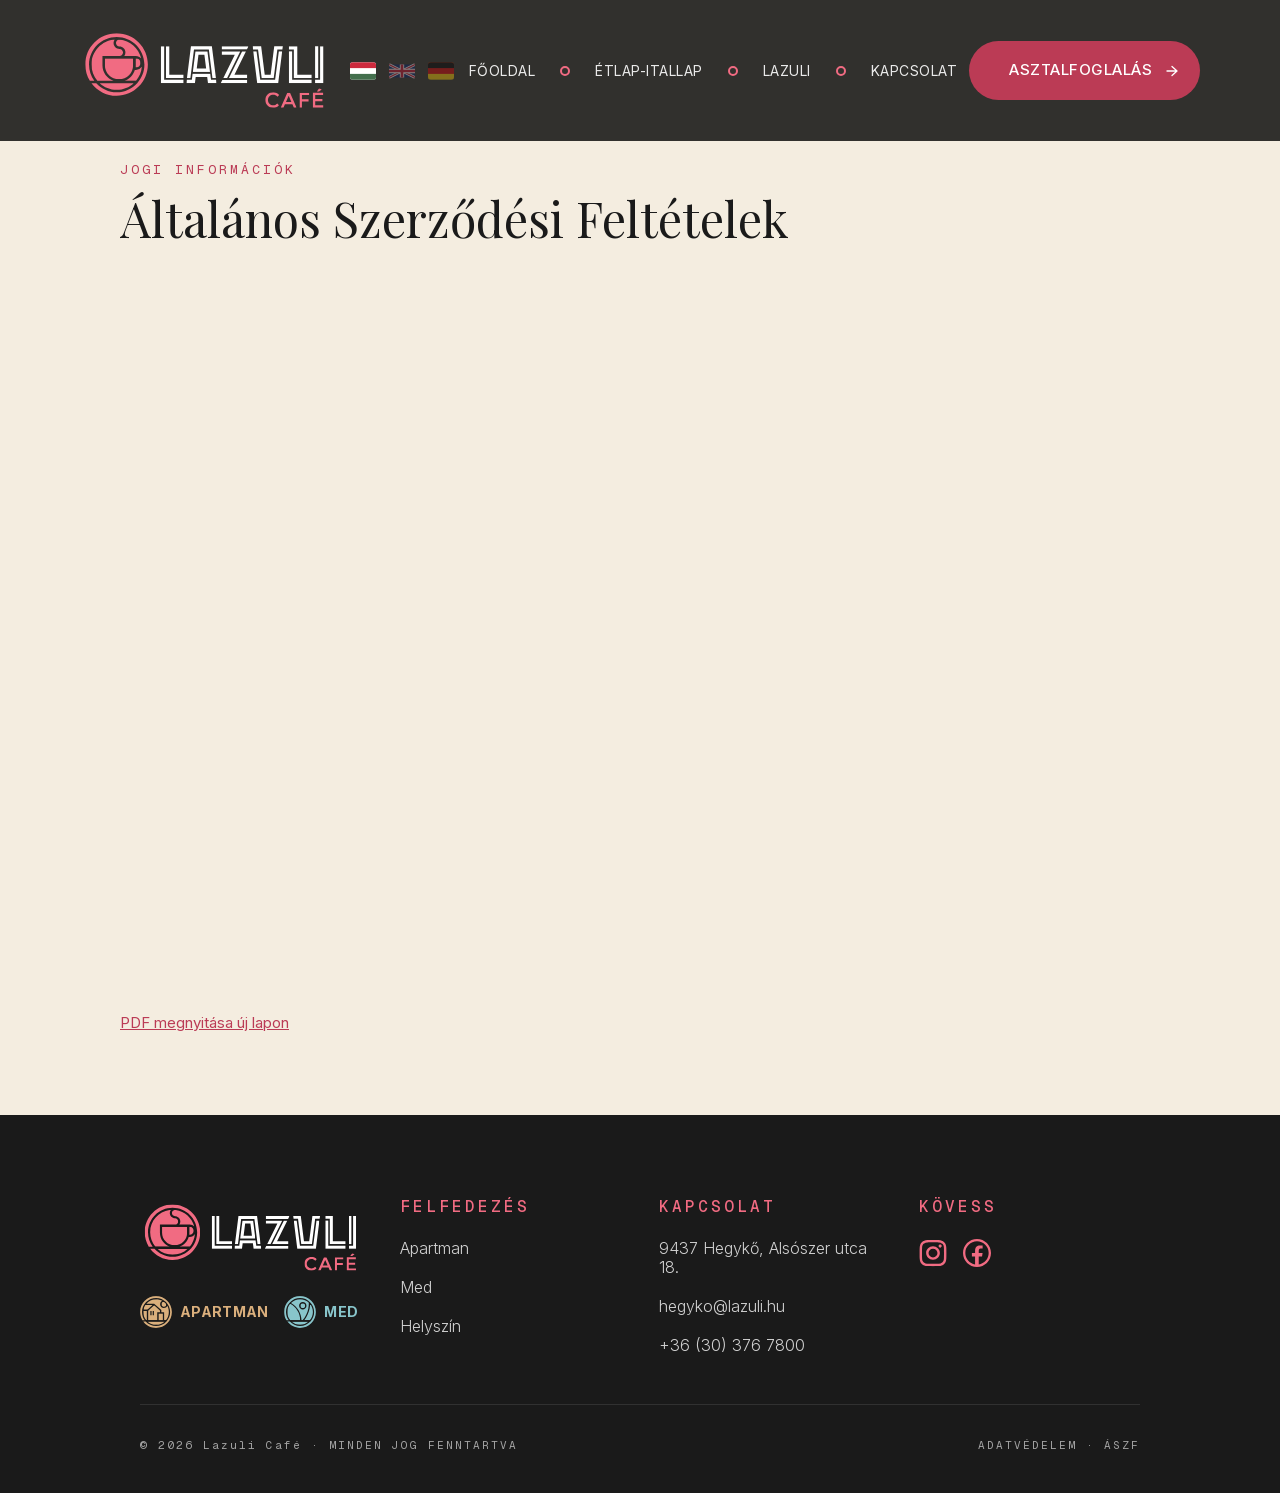
<file: dokumentum.html>
<!DOCTYPE html>
<html lang="hu">
<head>
<!-- CookieYes banner (consent) – a GTM elé töltjük be -->
<script id="cookieyes" type="text/javascript" src="https://cdn-cookieyes.com/client_data/cb4bae2f5099c113811184f11fed3576/script.js"></script>
<!-- End CookieYes -->
<!-- Google Tag Manager -->
<script>(function(w,d,s,l,i){w[l]=w[l]||[];w[l].push({'gtm.start':
new Date().getTime(),event:'gtm.js'});var f=d.getElementsByTagName(s)[0],
j=d.createElement(s),dl=l!='dataLayer'?'&l='+l:'';j.async=true;j.src=
'https://www.googletagmanager.com/gtm.js?id='+i+dl;f.parentNode.insertBefore(j,f);
})(window,document,'script','dataLayer','GTM-55VHQCMZ');</script>
<!-- End Google Tag Manager -->

<meta charset="UTF-8">
<meta name="viewport" content="width=device-width, initial-scale=1.0">
<base href="/">
<title>Jogi dokumentumok — Lazuli Café</title>
<meta name="description" content="Lazuli Café jogi dokumentumai: ÁSZF és adatkezelési tájékoztató.">
<!-- Ez az oldal HAT URL-t szolgál ki (aszf/terms/agb, adatkezeles/privacy/datenschutz),
     ezért statikusan nem kaphat URL-enkénti canonicalt. Beágyazott PDF-ként nincs
     SEO-értéke, viszont duplikátumként ártana — ezért kimarad az indexből.
     Az étlap NEM ide tartozik: annak saját oldala van (etlap/menu/speisekarte). -->
<meta name="robots" content="noindex, follow">
<link rel="icon" type="image/png" href="assets/icons/fav.png">
<link rel="apple-touch-icon" sizes="180x180" href="assets/icons/apple-touch-icon.png">
<link rel="stylesheet" href="assets/css/fonts.css?v=20260806">
<link rel="stylesheet" href="style.css?v=20260915">
</head>
<body>
<!-- Google Tag Manager (noscript) -->
<noscript><iframe src="https://www.googletagmanager.com/ns.html?id=GTM-55VHQCMZ"
height="0" width="0" style="display:none;visibility:hidden"></iframe></noscript>
<!-- End Google Tag Manager (noscript) -->


<a class="skip-link" href="#tartalom" data-i18n="nav.skip">Ugrás a tartalomra</a>

<!-- ============ HEADER ============ -->
<header class="hero" style="min-height:0;background:var(--brown);">
  <nav class="nav nav--dark" id="nav">
    <div class="nav__left">
      <a class="nav__logo" href="/" data-home><img src="assets/icons/logo.svg" alt="Lazuli Café"></a>
      <div class="nav__lang" role="group" aria-label="Nyelvválasztó">
        <button class="lang-flag" data-lang="hu" aria-label="Magyar" title="Magyar">
          <svg viewBox="0 0 3 2" aria-hidden="true"><rect width="3" height="2" fill="#fff"/><rect width="3" height=".667" fill="#CD2A3E"/><rect y="1.333" width="3" height=".667" fill="#436F4D"/></svg>
        </button>
        <button class="lang-flag" data-lang="en" aria-label="English" title="English">
          <svg viewBox="0 0 60 30" aria-hidden="true"><rect width="60" height="30" fill="#012169"/><path d="M0,0 60,30 M60,0 0,30" stroke="#fff" stroke-width="6"/><path d="M0,0 60,30 M60,0 0,30" stroke="#C8102E" stroke-width="3"/><path d="M30,0 V30 M0,15 H60" stroke="#fff" stroke-width="10"/><path d="M30,0 V30 M0,15 H60" stroke="#C8102E" stroke-width="6"/></svg>
        </button>
        <button class="lang-flag" data-lang="de" aria-label="Deutsch" title="Deutsch">
          <svg viewBox="0 0 3 2" aria-hidden="true"><rect width="3" height="2" fill="#FFCE00"/><rect width="3" height="1.333" fill="#D00"/><rect width="3" height=".667" fill="#000"/></svg>
        </button>
      </div>
    </div>
    <button class="nav__toggle" id="navToggle" aria-label="Menü" aria-expanded="false" aria-controls="mobileMenu">
      <span></span><span></span><span></span>
    </button>
    <ul class="nav__menu">
      <li><a href="/" data-home data-i18n="nav.home">főoldal</a></li>
      <li><a href="/etlap" data-doc="etlap" data-i18n="nav.menu">étlap-itallap</a></li>
      <li><a href="/#vilag" data-anchor="vilag" data-i18n="nav.lazuli">Lazuli</a></li>
      <li><a href="/#helyszin" data-anchor="helyszin" data-i18n="nav.contact">Kapcsolat</a></li>
    </ul>
    <a class="btn btn--primary nav__cta" href="tel:+36303767800"><span data-i18n="btn.book">asztalfoglalás</span> <span class="arrow" aria-hidden="true"></span></a>
  </nav>
</header>

<!-- ============ MOBIL OFF-CANVAS MENÜ ============ -->
<aside class="mobile-menu" id="mobileMenu" aria-hidden="true" aria-label="Menü">
  <div class="mobile-menu__backdrop" data-menu-close></div>
  <div class="mobile-menu__panel" role="dialog" aria-modal="true">
    <div class="mobile-menu__header">
      <a class="mobile-menu__logo" href="/" data-home data-menu-close aria-label="Lazuli Café — főoldal"><img src="assets/icons/logo.svg" alt="Lazuli Café"></a>
      <button type="button" class="mobile-menu__close" data-menu-close aria-label="Menü bezárása">
        <svg viewBox="0 0 24 24" fill="none" stroke="currentColor" stroke-width="1.6" stroke-linecap="round" aria-hidden="true"><line x1="6" y1="6" x2="18" y2="18"/><line x1="18" y1="6" x2="6" y2="18"/></svg>
      </button>
    </div>
    <div class="mobile-menu__lang" role="group" aria-label="Nyelvválasztó">
      <button class="lang-flag" data-lang="hu" aria-label="Magyar" title="Magyar"><svg viewBox="0 0 3 2" aria-hidden="true"><rect width="3" height="2" fill="#fff"/><rect width="3" height=".667" fill="#CD2A3E"/><rect y="1.333" width="3" height=".667" fill="#436F4D"/></svg></button>
      <button class="lang-flag" data-lang="en" aria-label="English" title="English"><svg viewBox="0 0 60 30" aria-hidden="true"><rect width="60" height="30" fill="#012169"/><path d="M0,0 60,30 M60,0 0,30" stroke="#fff" stroke-width="6"/><path d="M0,0 60,30 M60,0 0,30" stroke="#C8102E" stroke-width="3"/><path d="M30,0 V30 M0,15 H60" stroke="#fff" stroke-width="10"/><path d="M30,0 V30 M0,15 H60" stroke="#C8102E" stroke-width="6"/></svg></button>
      <button class="lang-flag" data-lang="de" aria-label="Deutsch" title="Deutsch"><svg viewBox="0 0 3 2" aria-hidden="true"><rect width="3" height="2" fill="#FFCE00"/><rect width="3" height="1.333" fill="#D00"/><rect width="3" height=".667" fill="#000"/></svg></button>
    </div>
    <ul class="mobile-menu__links">
      <li><a href="/" data-home data-menu-close data-i18n="nav.home">főoldal</a></li>
      <li><a href="/etlap" data-doc="etlap" data-menu-close data-i18n="nav.menu">étlap-itallap</a></li>
      <li><a href="/#vilag" data-anchor="vilag" data-menu-close data-i18n="nav.lazuli">Lazuli</a></li>
      <li><a href="/#helyszin" data-anchor="helyszin" data-menu-close data-i18n="nav.contact">Kapcsolat</a></li>
    </ul>
    <a class="btn btn--primary mobile-menu__cta" href="tel:+36303767800" data-menu-close><span data-i18n="btn.book">asztalfoglalás</span> <span class="arrow" aria-hidden="true"></span></a>
  </div>
</aside>

<!-- ============ PDF ============ -->
<main class="doc" id="tartalom">
  <div class="doc__inner">
    <p class="doc__sub" id="docSub">Dokumentum</p>
    <h1 class="doc__title" id="docTitle">Dokumentum</h1>
    <div id="adobe-dc-view" style="width:100%;"></div>
    <p class="doc__fallback"><a id="docDownload" href="#" target="_blank" rel="noopener">PDF megnyitása új lapon</a></p>
  </div>
</main>

<!-- ============ FOOTER ============ -->
<footer class="footer">
  <div class="footer__cols">
    <div class="footer__brand">
      <a href="/" data-home><img class="footer__logo" src="assets/icons/logo.svg" alt="Lazuli Café"></a>
      <div class="footer__badges">
        <a class="badge badge--gold" href="https://apartman.lazuli.hu/apartmanok/" target="_blank" rel="noopener">
          <svg xmlns="http://www.w3.org/2000/svg" width="40" height="40" viewBox="0 0 40 40" fill="none" aria-hidden="true"><mask id="mask0_443_3579" style="mask-type:luminance" maskUnits="userSpaceOnUse" x="26" y="7" width="8" height="7"><path d="M33.1568 7.20898H26.6685V13.6973H33.1568V7.20898Z" fill="white"></path></mask><g mask="url(#mask0_443_3579)"><mask id="mask1_443_3579" style="mask-type:luminance" maskUnits="userSpaceOnUse" x="26" y="7" width="7" height="7"><path d="M26.6685 10.4314C26.6624 12.1804 28.075 13.6052 29.8178 13.6113C31.5607 13.6113 32.9794 12.217 32.9978 10.4742C32.105 9.26337 31.0409 8.18708 29.8484 7.26367V7.2759H29.8301C28.0933 7.2759 26.6746 8.68242 26.6685 10.4253" fill="white"></path></mask><g mask="url(#mask1_443_3579)"><mask id="mask2_443_3579" style="mask-type:luminance" maskUnits="userSpaceOnUse" x="26" y="7" width="8" height="7"><path d="M33.0837 7.18359H26.626V13.6413H33.0837V7.18359Z" fill="white"></path></mask><g mask="url(#mask2_443_3579)"><path d="M43.064 -3.06641H-3.06348V43.0611H43.064V-3.06641Z" fill="#DAAF7C"></path></g></g></g><mask id="mask3_443_3579" style="mask-type:luminance" maskUnits="userSpaceOnUse" x="0" y="0" width="40" height="40"><path d="M40 0H0V40H40V0Z" fill="white"></path></mask><g mask="url(#mask3_443_3579)"><mask id="mask4_443_3579" style="mask-type:luminance" maskUnits="userSpaceOnUse" x="0" y="0" width="40" height="40"><path d="M20.003 0.152344C9.0689 0.152344 0.195639 8.99503 0.152832 19.9108V20.082C0.171178 23.8246 1.223 27.3225 3.03924 30.3068H5.85838C3.75473 27.4142 2.50721 23.849 2.50721 19.9964C2.50721 10.2976 10.3959 2.41499 20.0886 2.41499C29.7813 2.41499 37.6761 10.2976 37.6761 19.9964C37.6761 24.4972 35.97 28.6067 33.1814 31.7255V31.8417H33.0775C29.8547 35.3641 25.2316 37.5778 20.0947 37.5778C14.9579 37.5778 10.3286 35.3641 7.11201 31.8417H4.07884C7.69908 36.7033 13.4841 39.8466 20.0091 39.8466C30.9738 39.8466 39.8593 30.9611 39.8593 19.9964C39.8593 9.03172 30.9677 0.152344 20.003 0.152344Z" fill="white"></path></mask><g mask="url(#mask4_443_3579)"><mask id="mask5_443_3579" style="mask-type:luminance" maskUnits="userSpaceOnUse" x="0" y="0" width="40" height="40"><path d="M39.9815 0.140625H0.0610352V39.9144H39.9815V0.140625Z" fill="white"></path></mask><g mask="url(#mask5_443_3579)"><path d="M43.064 -3.06445H-3.06348V43.0631H43.064V-3.06445Z" fill="#DAAF7C"></path></g></g></g><mask id="mask6_443_3579" style="mask-type:luminance" maskUnits="userSpaceOnUse" x="10" y="11" width="16" height="20"><path d="M25.2256 11.5332H10.0903V30.4539H25.2256V11.5332Z" fill="white"></path></mask><g mask="url(#mask6_443_3579)"><mask id="mask7_443_3579" style="mask-type:luminance" maskUnits="userSpaceOnUse" x="10" y="11" width="16" height="20"><path d="M12.9277 18.7738H14.4565V23.9962H12.9277V18.7738ZM15.8631 18.7738H17.3919V23.9962H15.8631V18.7738ZM10.1453 30.3133H21.5503V20.3209H25.1705V18.2906L17.7038 11.625L10.1392 18.2906V30.3133H10.1453Z" fill="white"></path></mask><g mask="url(#mask7_443_3579)"><mask id="mask8_443_3579" style="mask-type:luminance" maskUnits="userSpaceOnUse" x="10" y="11" width="16" height="20"><path d="M25.3047 11.5879H10.041V30.374H25.3047V11.5879Z" fill="white"></path></mask><g mask="url(#mask8_443_3579)"><path d="M43.0635 -3.06445H-3.06396V43.0631H43.0635V-3.06445Z" fill="#DAAF7C"></path></g></g></g><mask id="mask9_443_3579" style="mask-type:luminance" maskUnits="userSpaceOnUse" x="7" y="3" width="30" height="28"><path d="M36.2208 3.78516H7.74805V30.4539H36.2208V3.78516Z" fill="white"></path></mask><g mask="url(#mask9_443_3579)"><mask id="mask10_443_3579" style="mask-type:luminance" maskUnits="userSpaceOnUse" x="7" y="3" width="30" height="28"><path d="M7.80273 9.68118H17.5872L17.7034 9.57722L26.6989 17.6005V20.3218H30.1602V30.3141H32.3739C34.7222 27.5256 36.1348 23.9237 36.1348 19.9976C36.1348 17.2091 35.4132 14.5795 34.1534 12.2863C33.438 13.9619 31.7685 15.1482 29.8299 15.1482H29.8055C27.2126 15.136 25.1151 13.0201 25.1334 10.4272C25.1456 8.46424 26.3626 6.78254 28.0871 6.09152C25.7266 4.72781 22.9992 3.95117 20.0883 3.95117C15.1655 3.95117 10.7503 6.18325 7.80885 9.6873" fill="white"></path></mask><g mask="url(#mask10_443_3579)"><mask id="mask11_443_3579" style="mask-type:luminance" maskUnits="userSpaceOnUse" x="7" y="3" width="30" height="28"><path d="M36.1656 3.95703H7.69287V30.375H36.1656V3.95703Z" fill="white"></path></mask><g mask="url(#mask11_443_3579)"><path d="M43.0635 -3.0625H-3.06396V43.065H43.0635V-3.0625Z" fill="#DAAF7C"></path></g></g></g><mask id="mask12_443_3579" style="mask-type:luminance" maskUnits="userSpaceOnUse" x="3" y="18" width="6" height="13"><path d="M8.64719 18.5605H3.96289V30.4548H8.64719V18.5605Z" fill="white"></path></mask><g mask="url(#mask12_443_3579)"><mask id="mask13_443_3579" style="mask-type:luminance" maskUnits="userSpaceOnUse" x="4" y="18" width="5" height="13"><path d="M8.61622 30.3138V18.707H4.09703C4.06645 19.129 4.04199 19.5632 4.04199 19.9974C4.04199 23.9172 5.46074 27.5191 7.80289 30.3138H8.62233H8.61622Z" fill="white"></path></mask><g mask="url(#mask13_443_3579)"><mask id="mask14_443_3579" style="mask-type:luminance" maskUnits="userSpaceOnUse" x="4" y="18" width="5" height="13"><path d="M8.72046 18.6348H4.02393V30.3761H8.72046V18.6348Z" fill="white"></path></mask><g mask="url(#mask14_443_3579)"><path d="M43.064 -3.0625H-3.06348V43.065H43.064V-3.0625Z" fill="#DAAF7C"></path></g></g></g><mask id="mask15_443_3579" style="mask-type:luminance" maskUnits="userSpaceOnUse" x="23" y="21" width="6" height="10"><path d="M28.6318 21.8555H23.0791V30.319H28.6318V21.8555Z" fill="white"></path></mask><g mask="url(#mask15_443_3579)"><mask id="mask16_443_3579" style="mask-type:luminance" maskUnits="userSpaceOnUse" x="22" y="21" width="7" height="10"><path d="M28.6804 21.7148H22.9565V30.3741H28.6804V21.7148Z" fill="white"></path></mask><g mask="url(#mask16_443_3579)"><path d="M43.064 -3.06445H-3.06348V43.0631H43.064V-3.06445Z" fill="#DAAF7C"></path></g></g><mask id="mask17_443_3579" style="mask-type:luminance" maskUnits="userSpaceOnUse" x="4" y="11" width="13" height="7"><path d="M16.0402 11.1719H4.146V17.2994H16.0402V11.1719Z" fill="white"></path></mask><g mask="url(#mask17_443_3579)"><mask id="mask18_443_3579" style="mask-type:luminance" maskUnits="userSpaceOnUse" x="4" y="11" width="12" height="7"><path d="M9.09348 17.1775L15.857 11.209H6.6596C5.49159 12.9824 4.67214 15.0005 4.28076 17.1775H9.09348Z" fill="white"></path></mask><g mask="url(#mask18_443_3579)"><mask id="mask19_443_3579" style="mask-type:luminance" maskUnits="userSpaceOnUse" x="4" y="11" width="12" height="7"><path d="M15.9117 11.1484H4.17041V17.3126H15.9117V11.1484Z" fill="white"></path></mask><g mask="url(#mask19_443_3579)"><path d="M43.0635 -3.0625H-3.06396V43.065H43.0635V-3.0625Z" fill="#DAAF7C"></path></g></g></g><mask id="mask20_443_3579" style="mask-type:luminance" maskUnits="userSpaceOnUse" x="9" y="31" width="22" height="6"><path d="M30.9919 31.7148H9.19092V36.2218H30.9919V31.7148Z" fill="white"></path></mask><g mask="url(#mask20_443_3579)"><mask id="mask21_443_3579" style="mask-type:luminance" maskUnits="userSpaceOnUse" x="9" y="31" width="22" height="6"><path d="M30.9063 31.8496H9.27051C12.1263 34.4608 15.9239 36.0569 20.0945 36.0569C24.2652 36.0569 28.0627 34.4608 30.9186 31.8496" fill="white"></path></mask><g mask="url(#mask21_443_3579)"><mask id="mask22_443_3579" style="mask-type:luminance" maskUnits="userSpaceOnUse" x="9" y="31" width="23" height="6"><path d="M31.0284 31.8438H9.16016V36.1H31.0284V31.8438Z" fill="white"></path></mask><g mask="url(#mask22_443_3579)"><path d="M43.0635 -3.0625H-3.06396V43.065H43.0635V-3.0625Z" fill="#DAAF7C"></path></g></g></g></svg>
          <span>Apartman</span>
        </a>
        <a class="badge badge--teal" href="https://med.lazuli.hu/" target="_blank" rel="noopener">
          <svg xmlns="http://www.w3.org/2000/svg" width="40" height="40" viewBox="0 0 40 40" fill="none" aria-hidden="true"><mask id="mask0_176_965" style="mask-type:luminance" maskUnits="userSpaceOnUse" x="20" y="9" width="7" height="7"><path d="M26.6664 9.00684H20.3623V15.311H26.6664V9.00684Z" fill="white"></path></mask><g mask="url(#mask0_176_965)"><mask id="mask1_176_965" style="mask-type:luminance" maskUnits="userSpaceOnUse" x="20" y="9" width="7" height="7"><path d="M23.4787 15.287C25.1746 15.287 26.5649 13.9028 26.5649 12.2009C26.5649 10.499 25.1806 9.11475 23.4787 9.11475C21.7769 9.11475 20.3926 10.499 20.3926 12.2009C20.3926 13.9028 21.7769 15.287 23.4787 15.287Z" fill="white"></path></mask><g mask="url(#mask1_176_965)"><mask id="mask2_176_965" style="mask-type:luminance" maskUnits="userSpaceOnUse" x="20" y="9" width="7" height="7"><path d="M26.6005 9.04297H20.2725V15.3711H26.6005V9.04297Z" fill="white"></path></mask><g mask="url(#mask2_176_965)"><path d="M43.0623 -3.06201H-3.06201V43.0623H43.0623V-3.06201Z" fill="#88C5CB"></path></g></g></g><mask id="mask3_176_965" style="mask-type:luminance" maskUnits="userSpaceOnUse" x="25" y="9" width="12" height="22"><path d="M36.2189 9.91162H25.0488V30.4539H36.2189V9.91162Z" fill="white"></path></mask><g mask="url(#mask3_176_965)"><mask id="mask4_176_965" style="mask-type:luminance" maskUnits="userSpaceOnUse" x="25" y="10" width="12" height="21"><path d="M32.677 10.0553C32.5991 12.0268 32.3594 14.0044 31.9519 15.9459C30.8493 21.2194 28.5122 26.1991 25.1924 30.4358H32.2576C34.6725 27.6253 36.1347 23.9759 36.1347 19.9909C36.1347 16.2396 34.8343 12.7879 32.671 10.0493" fill="white"></path></mask><g mask="url(#mask4_176_965)"><mask id="mask5_176_965" style="mask-type:luminance" maskUnits="userSpaceOnUse" x="25" y="10" width="12" height="21"><path d="M36.2367 10.0493H25.1626V30.4718H36.2367V10.0493Z" fill="white"></path></mask><g mask="url(#mask5_176_965)"><path d="M43.0623 -3.06201H-3.06201V43.0623H43.0623V-3.06201Z" fill="#88C5CB"></path></g></g></g><mask id="mask6_176_965" style="mask-type:luminance" maskUnits="userSpaceOnUse" x="0" y="0" width="40" height="40"><path d="M40 0H0V40H40V0Z" fill="white"></path></mask><g mask="url(#mask6_176_965)"><mask id="mask7_176_965" style="mask-type:luminance" maskUnits="userSpaceOnUse" x="0" y="0" width="40" height="40"><path d="M19.9492 0.149902C9.00684 0.173872 0.149902 9.05477 0.149902 20.0031C0.149902 23.8383 1.23455 27.4098 3.1162 30.448H5.95067C3.78737 27.5177 2.49897 23.9102 2.49897 20.0031C2.49897 10.3072 10.3911 2.41507 20.087 2.41507C29.7829 2.41507 37.675 10.3072 37.675 20.0031C37.675 24.5095 35.9731 28.6203 33.1866 31.7304V31.9821H32.9589C29.7469 35.4338 25.1746 37.5911 20.099 37.5911C15.0233 37.5911 10.4451 35.4278 7.22707 31.9761H4.17089C7.80235 36.7641 13.5372 39.8503 20.0091 39.8503C30.9694 39.8503 39.8623 30.9634 39.8623 19.9971C39.8563 9.05477 30.9934 0.173872 20.063 0.149902H19.9612H19.9492Z" fill="white"></path></mask><g mask="url(#mask7_176_965)"><mask id="mask8_176_965" style="mask-type:luminance" maskUnits="userSpaceOnUse" x="0" y="0" width="40" height="40"><path d="M39.9759 0.125488H0.137695V39.9637H39.9759V0.125488Z" fill="white"></path></mask><g mask="url(#mask8_176_965)"><path d="M43.0623 -3.0625H-3.06201V43.0618H43.0623V-3.0625Z" fill="#88C5CB"></path></g></g></g><mask id="mask9_176_965" style="mask-type:luminance" maskUnits="userSpaceOnUse" x="9" y="31" width="22" height="6"><path d="M30.8133 31.8921H9.37207V36.2187H30.8133V31.8921Z" fill="white"></path></mask><g mask="url(#mask9_176_965)"><mask id="mask10_176_965" style="mask-type:luminance" maskUnits="userSpaceOnUse" x="9" y="31" width="22" height="6"><path d="M30.7655 31.9697H9.4082C12.2487 34.4986 15.988 36.0506 20.0869 36.0506C24.1857 36.0506 27.9251 34.5106 30.7655 31.9697Z" fill="white"></path></mask><g mask="url(#mask10_176_965)"><mask id="mask11_176_965" style="mask-type:luminance" maskUnits="userSpaceOnUse" x="9" y="31" width="22" height="6"><path d="M30.7715 31.9102H9.34229V36.0809H30.7715V31.9102Z" fill="white"></path></mask><g mask="url(#mask11_176_965)"><path d="M43.0618 -3.06201H-3.0625V43.0623H43.0618V-3.06201Z" fill="#88C5CB"></path></g></g></g><mask id="mask12_176_965" style="mask-type:luminance" maskUnits="userSpaceOnUse" x="3" y="9" width="18" height="22"><path d="M20.543 9.73193H3.96777V30.454H20.543V9.73193Z" fill="white"></path></mask><g mask="url(#mask12_176_965)"><mask id="mask13_176_965" style="mask-type:luminance" maskUnits="userSpaceOnUse" x="4" y="9" width="17" height="22"><path d="M7.90987 30.4422H20.3803C20.1945 21.7351 15.3945 13.8969 7.7241 9.76807C5.41699 12.5486 4.03271 16.1141 4.03271 19.9973C4.03271 23.8804 5.49489 27.6317 7.90987 30.4362" fill="white"></path></mask><g mask="url(#mask13_176_965)"><mask id="mask14_176_965" style="mask-type:luminance" maskUnits="userSpaceOnUse" x="4" y="9" width="17" height="22"><path d="M20.4165 9.76221H4.021V30.4723H20.4165V9.76221Z" fill="white"></path></mask><g mask="url(#mask14_176_965)"><path d="M43.0618 -3.06201H-3.0625V43.0623H43.0618V-3.06201Z" fill="#88C5CB"></path></g></g></g><mask id="mask15_176_965" style="mask-type:luminance" maskUnits="userSpaceOnUse" x="8" y="3" width="24" height="28"><path d="M31.1673 3.78125H8.64746V30.4479H31.1673V3.78125Z" fill="white"></path></mask><g mask="url(#mask15_176_965)"><mask id="mask16_176_965" style="mask-type:luminance" maskUnits="userSpaceOnUse" x="8" y="3" width="24" height="28"><path d="M23.4787 7.59852C26.0255 7.59852 28.0929 9.66594 28.0929 12.2128C28.0929 14.7596 26.0255 16.827 23.4787 16.827C20.9318 16.827 18.8644 14.7596 18.8644 12.2128C18.8644 9.66594 20.9318 7.59852 23.4787 7.59852ZM8.79102 8.60526C16.767 13.0517 21.7289 21.2974 21.9086 30.442H23.221C26.8105 26.1933 29.3094 21.0817 30.4539 15.6405C30.9573 13.2555 31.191 10.8225 31.167 8.40751C28.2846 5.65096 24.3835 3.95508 20.0869 3.95508C15.7903 3.95508 11.6974 5.73485 8.79102 8.61126" fill="white"></path></mask><g mask="url(#mask16_176_965)"><mask id="mask17_176_965" style="mask-type:luminance" maskUnits="userSpaceOnUse" x="8" y="3" width="24" height="28"><path d="M31.203 3.86475H8.76709V30.4715H31.203V3.86475Z" fill="white"></path></mask><g mask="url(#mask17_176_965)"><path d="M43.0623 -3.0625H-3.06201V43.0618H43.0623V-3.0625Z" fill="#88C5CB"></path></g></g></g></svg>
          <span>Med</span>
        </a>
      </div>
    </div>
    <nav class="footer__col">
      <p class="footer__title" data-i18n="foot.explore">FELFEDEZÉS</p>
      <a href="https://apartman.lazuli.hu/apartmanok/" data-i18n="foot.l.apartman">Apartman</a>
      <a href="https://med.lazuli.hu/" target="_blank" rel="noopener" data-i18n="foot.l.longevity">Med</a>
      <a href="/#helyszin" data-anchor="helyszin" data-i18n="foot.l.location">Helyszín</a>
    </nav>
    <div class="footer__col">
      <p class="footer__title" data-i18n="foot.contact">KAPCSOLAT</p>
      <a href="/#helyszin" data-anchor="helyszin" data-i18n="foot.addr">9437 Hegykő, Alsószer utca 18.</a>
      <a href="mailto:hegyko@lazuli.hu" data-i18n="foot.email">hegyko@lazuli.hu</a>
      <a href="tel:+36303767800" data-i18n="foot.phone">+36 (30) 376 7800</a>
    </div>
    <div class="footer__col">
      <p class="footer__title" data-i18n="foot.follow">KÖVESS</p>
      <div class="footer__social">
        <a href="https://www.instagram.com/cafelazuli.hegyko/"><img src="assets/icons/icon-instagram.svg" alt="Instagram"></a>
        <a href="https://www.facebook.com/cafelazuli.hegyko"><img src="assets/icons/icon-facebook.svg" alt="Facebook"></a>
      </div>
    </div>
  </div>
  <div class="footer__divider"></div>
  <div class="footer__bottom">
    <span data-i18n="foot.copyright">© 2026 Lazuli Café · MINDEN JOG FENNTARTVA</span>
    <span class="footer__legal">
      <a href="/adatkezeles" data-doc="adatkezeles" target="_blank" rel="noopener" data-i18n="foot.privacy">ADATVÉDELEM</a> ·
      <a href="/aszf" data-doc="aszf" target="_blank" rel="noopener" data-i18n="foot.terms">ÁSZF</a>
    </span>
  </div>
</footer>

<!-- ============ SCRIPTS ============ -->
<script src="i18n.js?v=20261116"></script>
<script>
  // off-canvas mobil menü
  (function(){
    var btn = document.getElementById('navToggle');
    var menu = document.getElementById('mobileMenu');
    if (!btn || !menu) return;
    var panel = menu.querySelector('.mobile-menu__panel');
    var lastFocused = null;
    function focusables(){ return panel.querySelectorAll('a[href], button:not([disabled])'); }
    function openMenu(){
      lastFocused = document.activeElement;
      menu.classList.add('is-open'); menu.setAttribute('aria-hidden','false'); btn.setAttribute('aria-expanded','true'); document.body.classList.add('menu-open');
      var f = focusables();
      if (f.length) f[0].focus();
    }
    function closeMenu(){
      menu.classList.remove('is-open'); menu.setAttribute('aria-hidden','true'); btn.setAttribute('aria-expanded','false'); document.body.classList.remove('menu-open');
      if (lastFocused && lastFocused.focus) lastFocused.focus();
    }
    btn.addEventListener('click', openMenu);
    menu.querySelectorAll('[data-menu-close]').forEach(function(el){ el.addEventListener('click', closeMenu); });
    document.addEventListener('keydown', function(e){
      if (!menu.classList.contains('is-open')) return;
      if (e.key === 'Escape'){ closeMenu(); return; }
      // fókuszcsapda: Tab a panelen belül marad
      if (e.key === 'Tab'){
        var f = focusables();
        if (!f.length) return;
        var first = f[0], last = f[f.length - 1];
        if (e.shiftKey && document.activeElement === first){ e.preventDefault(); last.focus(); }
        else if (!e.shiftKey && document.activeElement === last){ e.preventDefault(); first.focus(); }
      }
    });
    window.addEventListener('resize', function(){ if (window.innerWidth > 1200 && menu.classList.contains('is-open')) closeMenu(); });
  })();

  // sticky nav összemenés görgetésnél
  (function(){
    var nav = document.getElementById('nav');
    function onScroll(){ nav.classList.toggle('nav--scrolled', window.scrollY > 80); }
    window.addEventListener('scroll', onScroll, {passive:true});
  })();

  // melyik dokumentum? (az URL útvonalából)
  var DOCS = {
    aszf:        { pdf:"assets/docs/aszf.pdf", lang:"hu", name:"Általános Szerződési Feltételek", sub:"JOGI INFORMÁCIÓK" },
    terms:       { pdf:"assets/docs/aszf-en.pdf", lang:"en", name:"Terms & Conditions", sub:"LEGAL" },
    agb:         { pdf:"assets/docs/aszf-de.pdf", lang:"de", name:"Allgemeine Geschäftsbedingungen", sub:"RECHTLICHES" },
    adatkezeles: { pdf:"assets/docs/adatkezeles.pdf", lang:"hu", name:"Adatkezelési tájékoztató", sub:"JOGI INFORMÁCIÓK" },
    privacy:     { pdf:"assets/docs/adatkezeles-en.pdf", lang:"en", name:"Privacy Policy", sub:"LEGAL" },
    datenschutz: { pdf:"assets/docs/adatkezeles-de.pdf", lang:"de", name:"Datenschutzerklärung", sub:"RECHTLICHES" }
  };
  var seg = location.pathname.replace(/\/+$/,'').split('/').pop().toLowerCase();
  var DOC = DOCS[seg] || DOCS.aszf;
  var pdfURL = new URL(DOC.pdf, location.href).href;
  document.getElementById("docDownload").setAttribute("href", pdfURL);

  // A cím / alcím / letöltés-link nyelvi változatai — a nav nyelvváltója ezeket is
  // frissíti, miközben ugyanezen az oldalon maradunk (a feltöltött PDF háromnyelvű).
  var DOC_FAMILY = {
    aszf:"aszf", terms:"aszf", agb:"aszf",
    adatkezeles:"adatkezeles", privacy:"adatkezeles", datenschutz:"adatkezeles"
  };
  var DOC_I18N = {
    aszf: {
      hu:{ name:"Általános Szerződési Feltételek", sub:"JOGI INFORMÁCIÓK" },
      en:{ name:"Terms & Conditions", sub:"LEGAL" },
      de:{ name:"Allgemeine Geschäftsbedingungen", sub:"RECHTLICHES" }
    },
    adatkezeles: {
      hu:{ name:"Adatkezelési tájékoztató", sub:"JOGI INFORMÁCIÓK" },
      en:{ name:"Privacy Policy", sub:"LEGAL" },
      de:{ name:"Datenschutzerklärung", sub:"RECHTLICHES" }
    }
  };
  var DL_TEXT = { hu:"PDF megnyitása új lapon", en:"Open PDF in a new tab", de:"PDF in neuem Tab öffnen" };
  var docFamily = DOC_FAMILY[seg] || "aszf";

  function updateDocChrome(lang){
    var info = (DOC_I18N[docFamily] && DOC_I18N[docFamily][lang]) || DOC_I18N[docFamily].hu;
    document.title = info.name + " — Lazuli Café";
    document.getElementById("docTitle").textContent = info.name;
    document.getElementById("docSub").textContent = info.sub;
    document.getElementById("docDownload").textContent = DL_TEXT[lang] || DL_TEXT.hu;
  }
  updateDocChrome(DOC.lang);

  // a fejléc/lábléc nyelvét kezdetben az URL dönti el (nem írjuk felül a főoldal nyelvét).
  // Az i18n.js init() után kell futnia, ezért DOMContentLoaded-re kötjük.
  function setDocLang(){
    if (!window.LazuliI18n) return;
    window.LazuliI18n.applyLang(DOC.lang, false);
    updateDocChrome(DOC.lang);
    // A dokumentum-oldalon a zászló CSAK a nav/footer + a fenti cím/alcím/letöltés
    // nyelvét váltja, helyben maradunk (a feltöltött PDF eleve háromnyelvű). Ezért
    // lecseréljük a zászlógombokat, hogy ne az i18n.js alap (URL-t váltó) kezelője fusson.
    document.querySelectorAll(".lang-flag").forEach(function (b) {
      var clone = b.cloneNode(true);
      b.parentNode.replaceChild(clone, b);
      clone.addEventListener("click", function () {
        var lang = clone.getAttribute("data-lang");
        window.LazuliI18n.applyLang(lang, true);
        updateDocChrome(lang);
      });
    });
  }
  if (document.readyState === "loading") { document.addEventListener("DOMContentLoaded", setDocLang); }
  else { setDocLang(); }
</script>

<!-- Adobe PDF Embed -->
<script src="https://documentservices.adobe.com/view-sdk/viewer.js"></script>
<script type="text/javascript">
  document.addEventListener("adobe_dc_view_sdk.ready", function(){
    var adobeDCView = new AdobeDC.View({ clientId: "6ddde5ab3f7d4e5581de9cc9f273c25e", divId: "adobe-dc-view" });
    adobeDCView.previewFile({
      content:  { location: { url: pdfURL } },
      metaData: { fileName: DOC.name + ".pdf" }
    }, { embedMode: "IN_LINE" });
  });
</script>
</body>
</html>
</file>
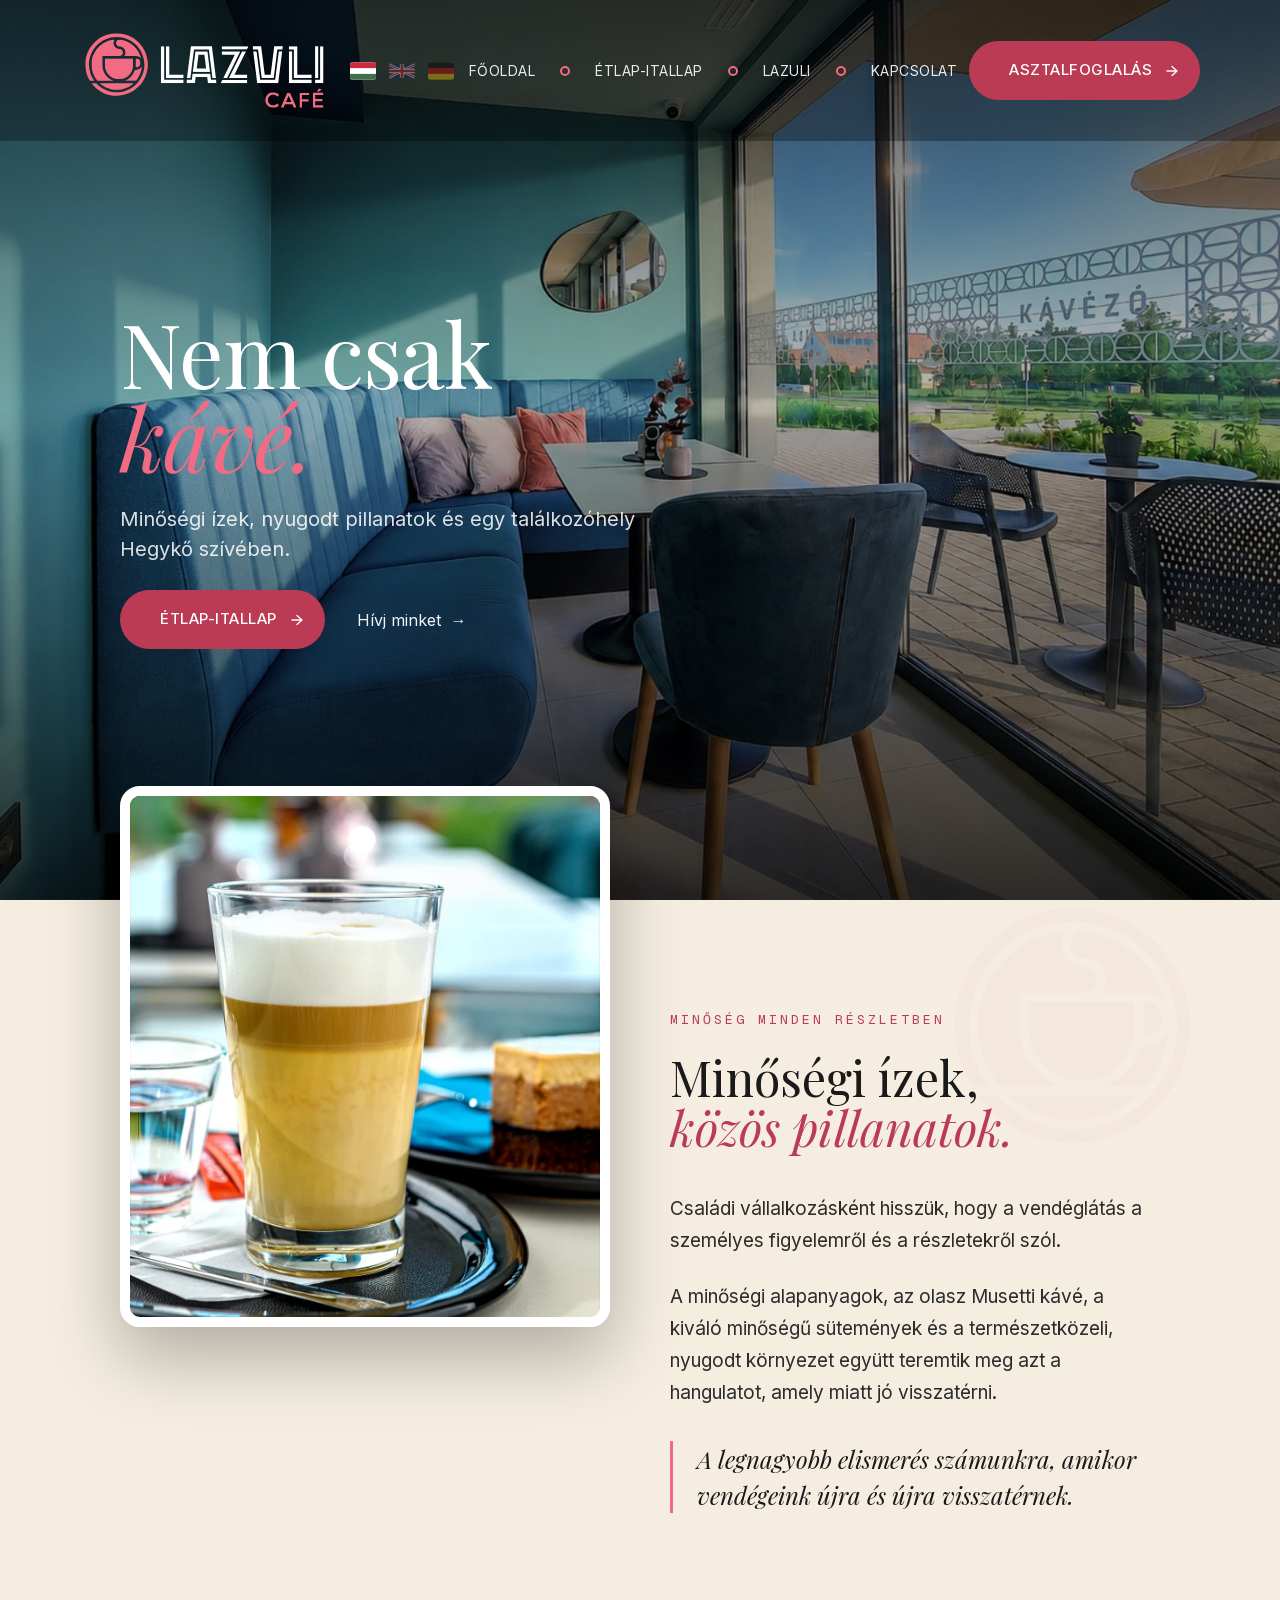
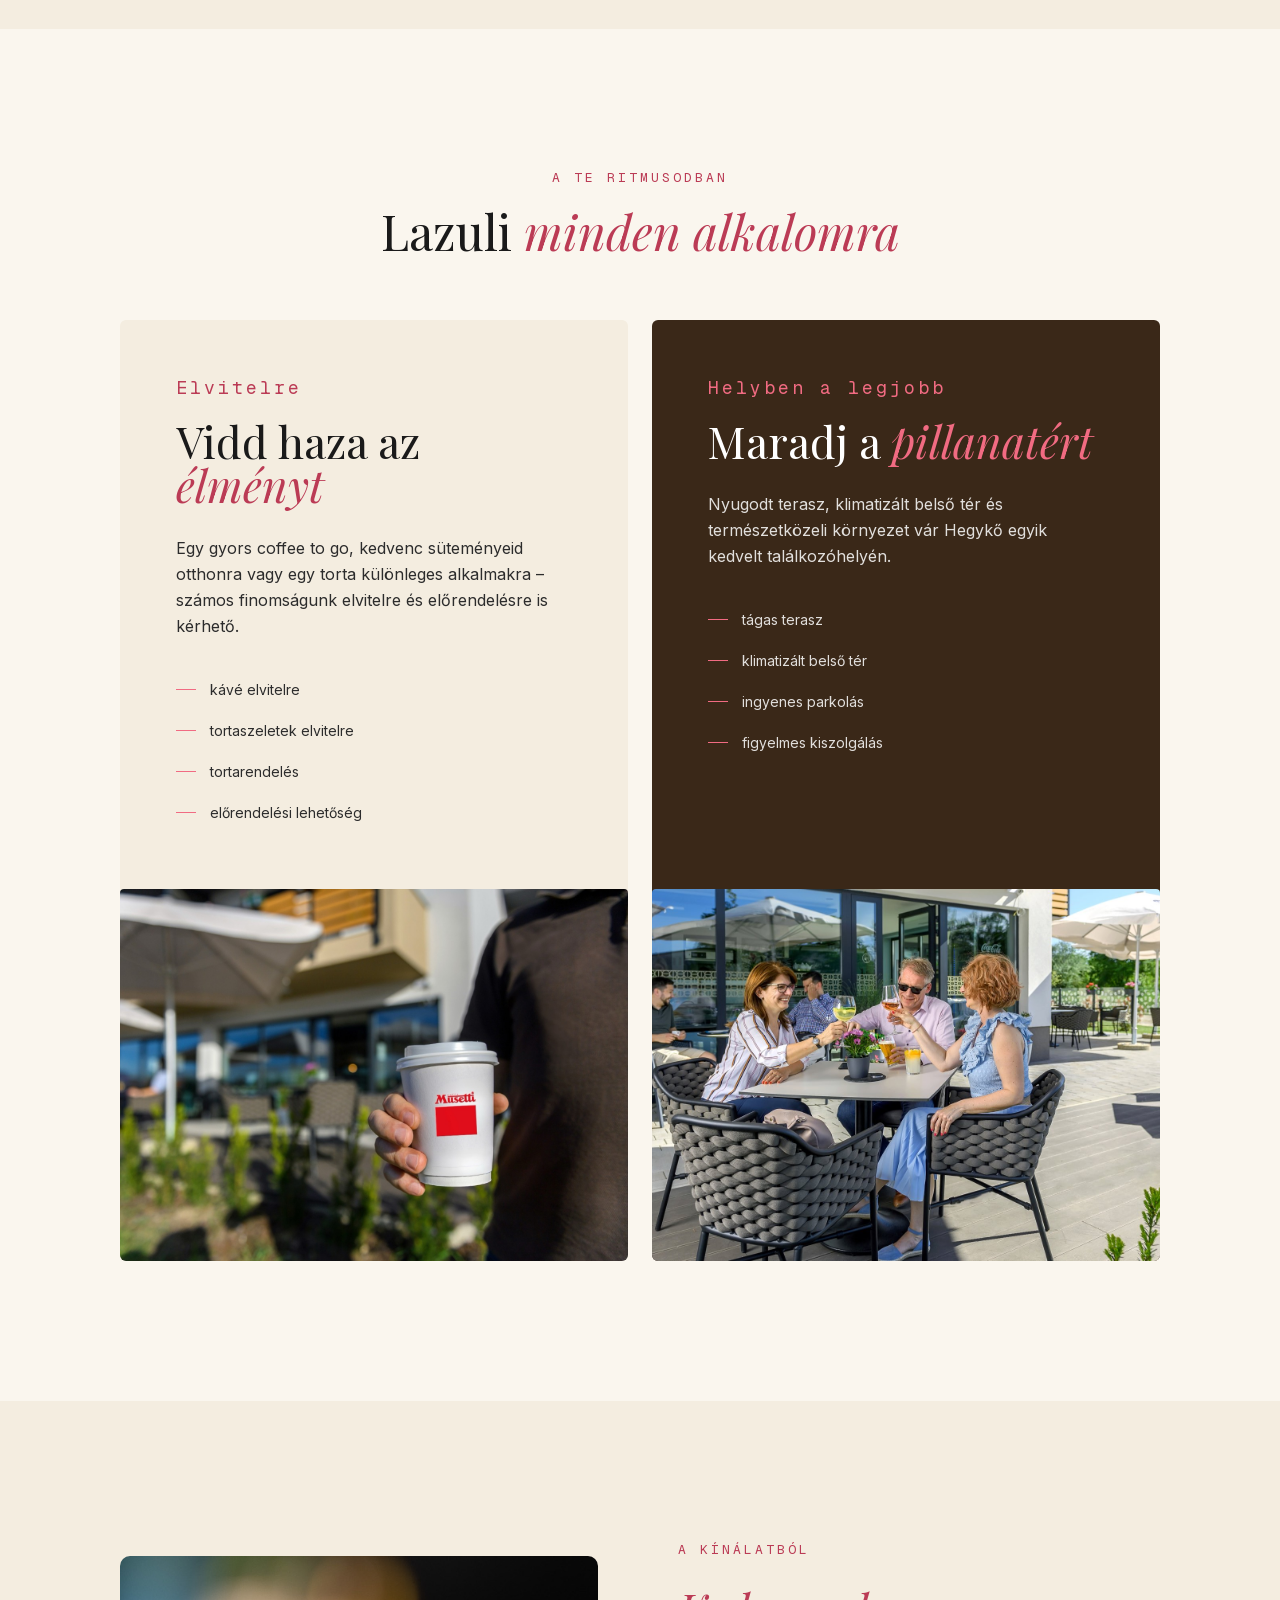
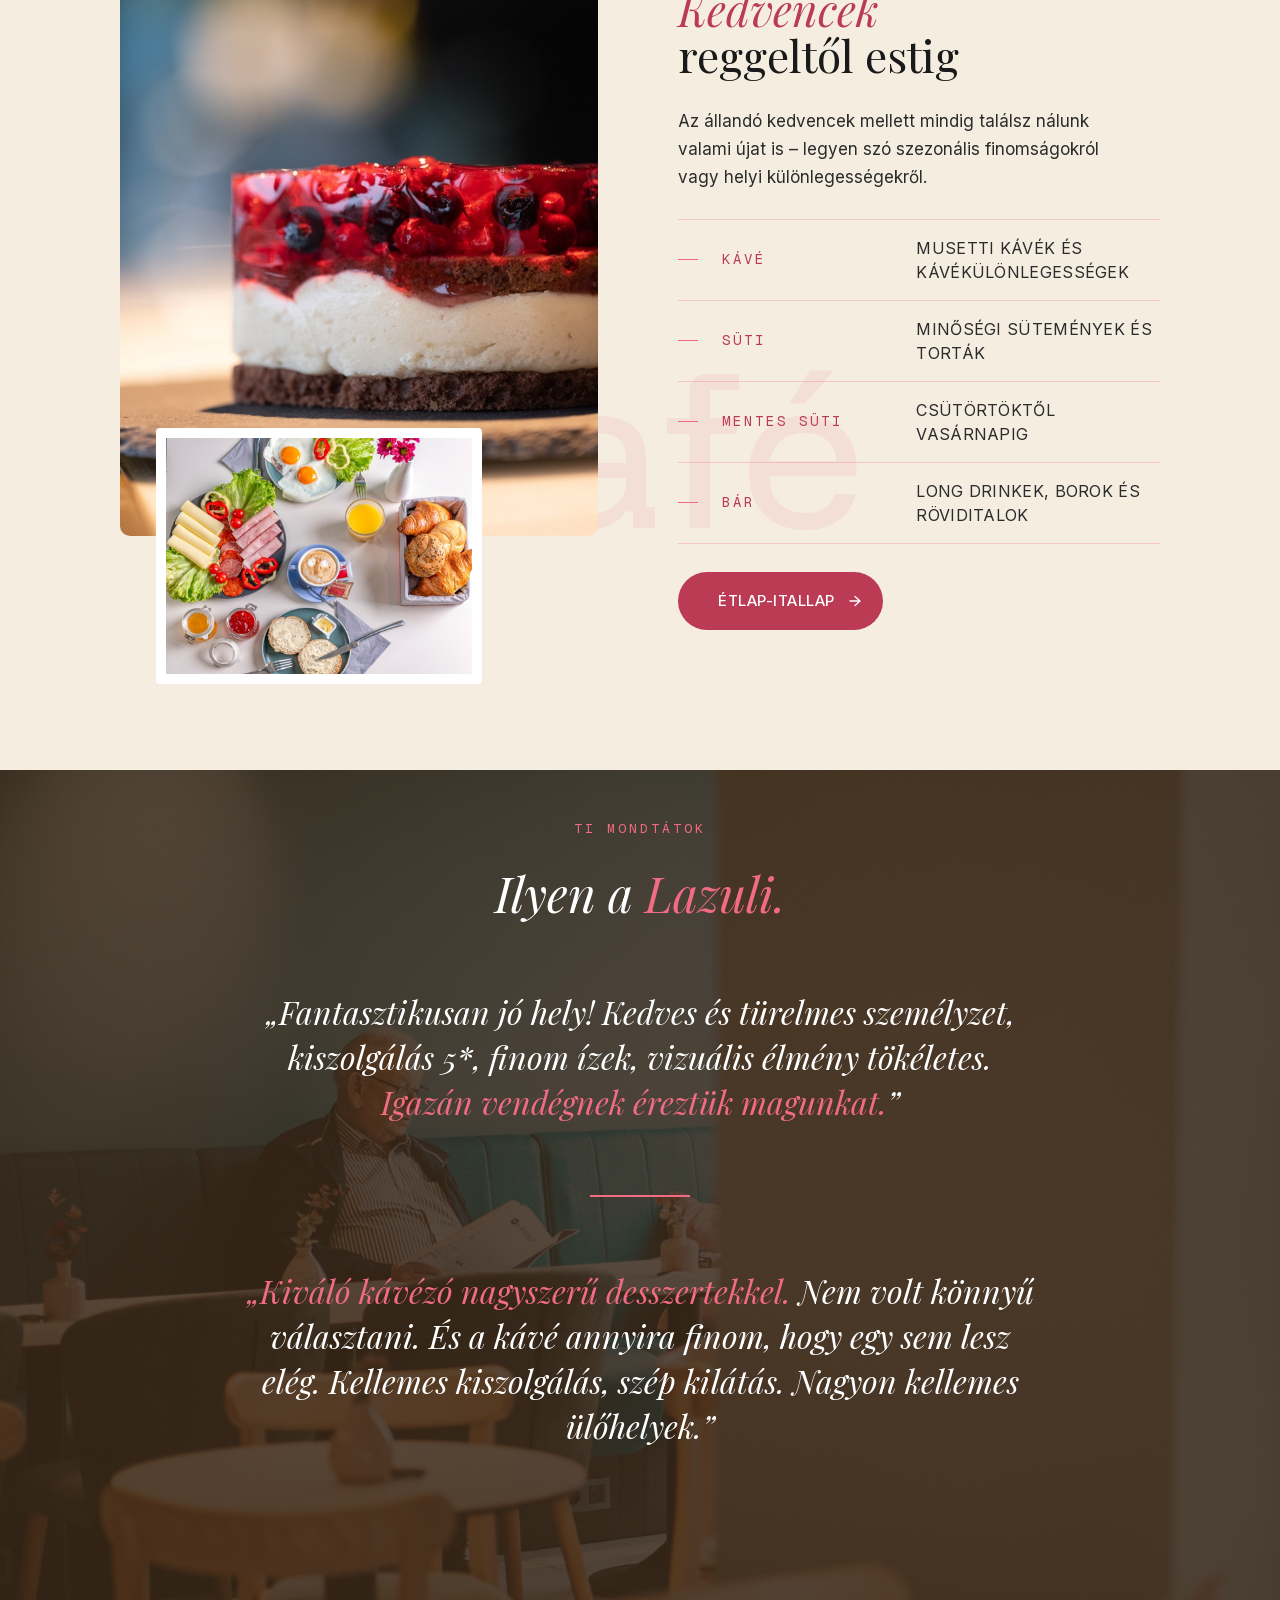
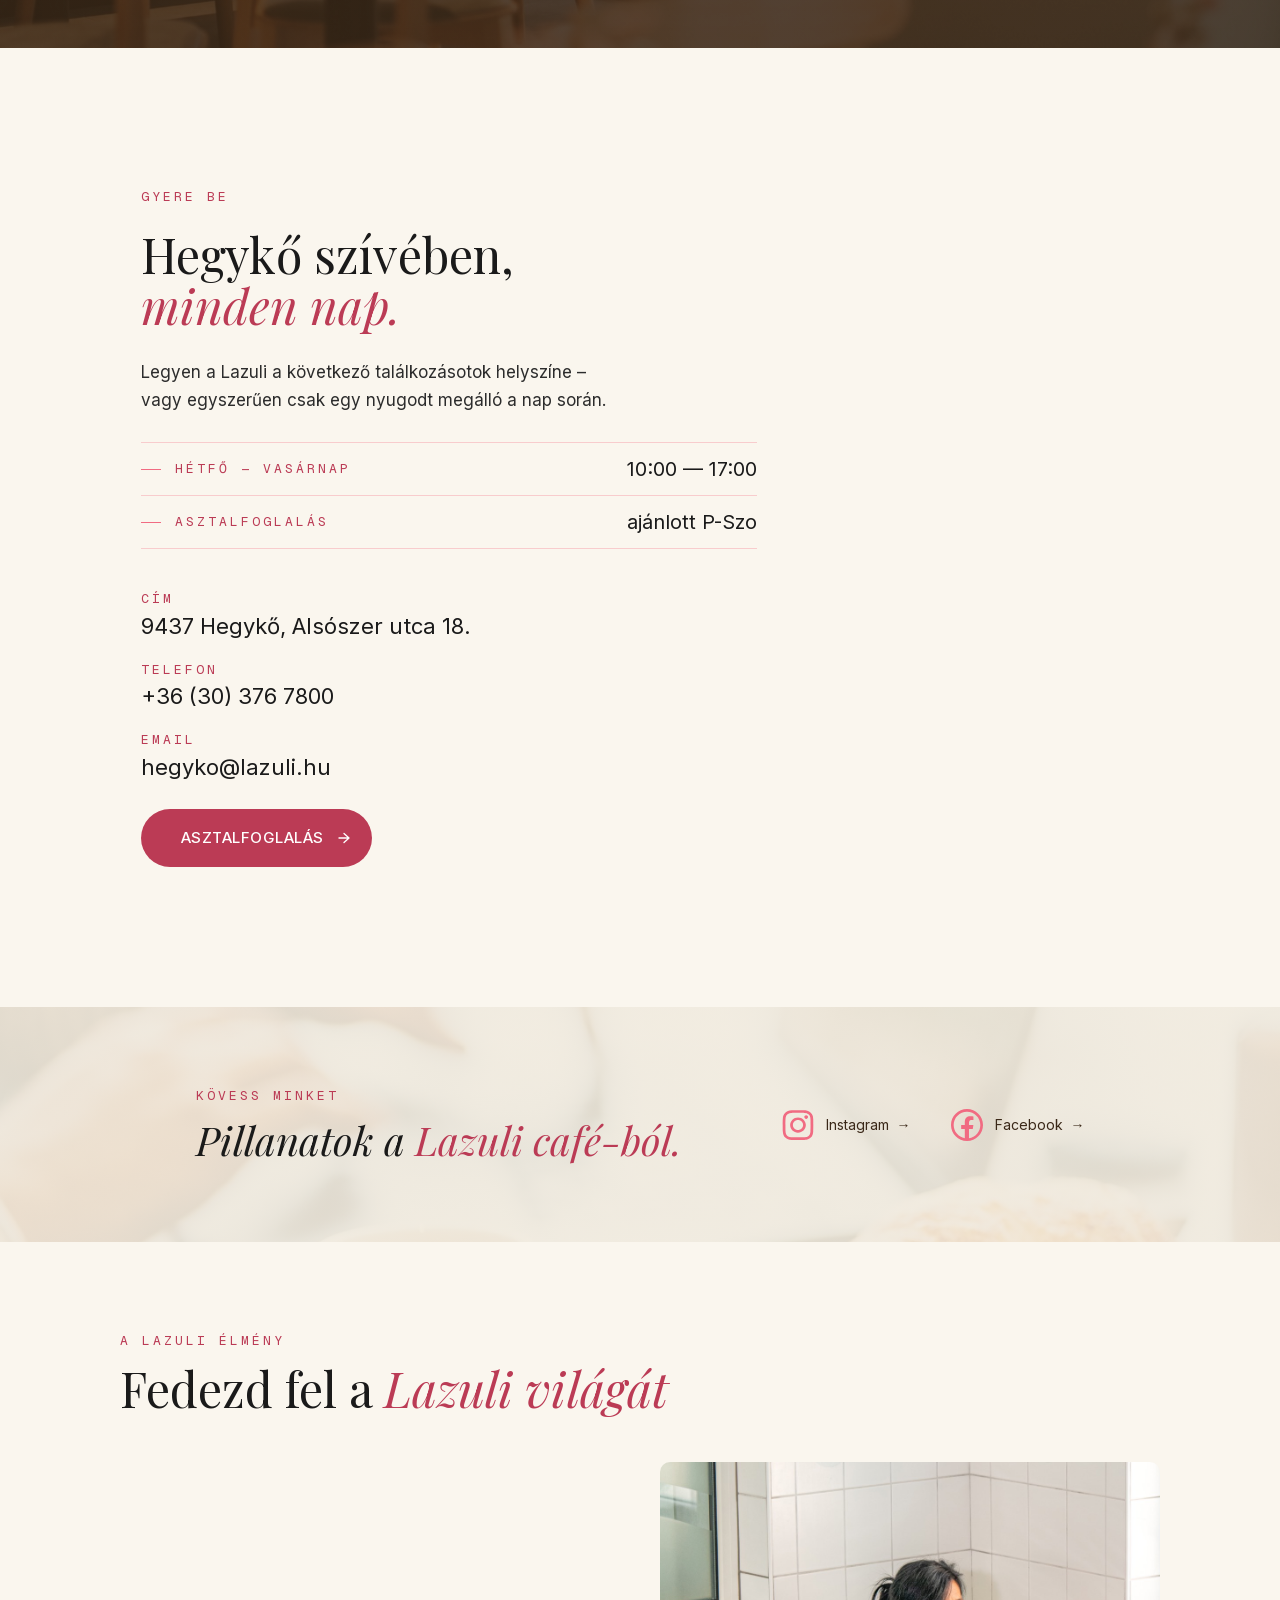
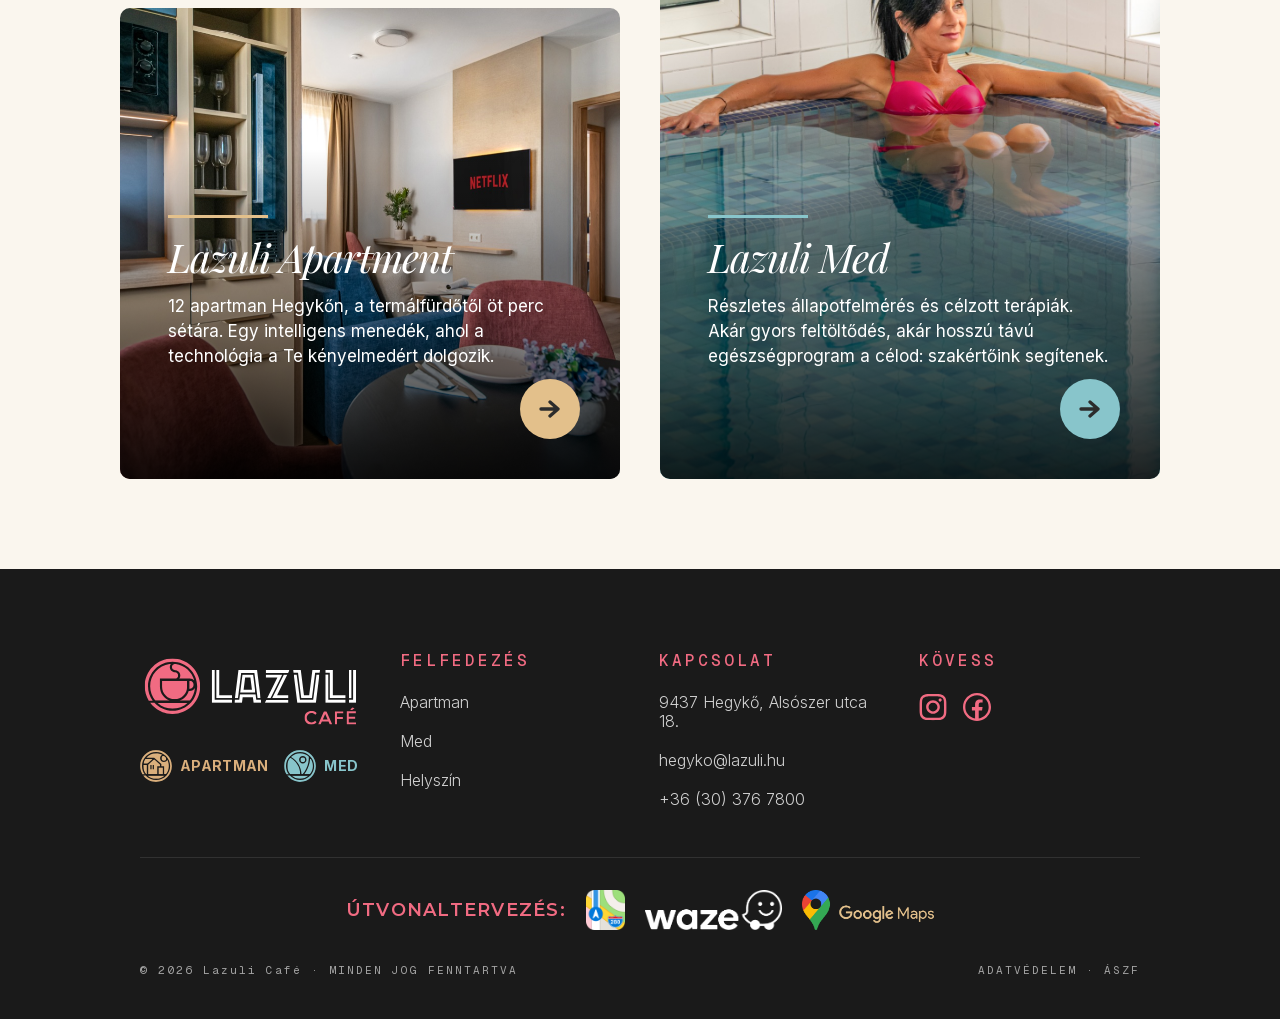
<file: en.html>
<!DOCTYPE html>
<html lang="en">
<head>
<!-- CookieYes banner (consent) – a GTM elé töltjük be -->
<script id="cookieyes" type="text/javascript" src="https://cdn-cookieyes.com/client_data/cb4bae2f5099c113811184f11fed3576/script.js"></script>
<!-- End CookieYes -->
<!-- Google Tag Manager -->
<script>(function(w,d,s,l,i){w[l]=w[l]||[];w[l].push({'gtm.start':
new Date().getTime(),event:'gtm.js'});var f=d.getElementsByTagName(s)[0],
j=d.createElement(s),dl=l!='dataLayer'?'&l='+l:'';j.async=true;j.src=
'https://www.googletagmanager.com/gtm.js?id='+i+dl;f.parentNode.insertBefore(j,f);
})(window,document,'script','dataLayer','GTM-55VHQCMZ');</script>
<!-- End Google Tag Manager -->

<meta charset="UTF-8">
<meta name="viewport" content="width=device-width, initial-scale=1.0">
<title>Lazuli Café — Patisserie and coffee house by Lake Fertő</title>
<meta name="description" content="Patisserie and coffee house in the heart of Hegykő: Italian Musetti coffee, quality cakes and pastries, spacious terrace. Open daily 10:00–17:00.">

<!-- nyelvi változatok: mindegyiknek ÖNÁLLÓ fájlja és canonicalja van -->
<link rel="canonical" href="https://cafe.lazuli.hu/en">
<link rel="alternate" hreflang="hu" href="https://cafe.lazuli.hu/">
<link rel="alternate" hreflang="en" href="https://cafe.lazuli.hu/en">
<link rel="alternate" hreflang="de" href="https://cafe.lazuli.hu/de">
<link rel="alternate" hreflang="x-default" href="https://cafe.lazuli.hu/">

<!-- Open Graph / Twitter -->
<meta property="og:type" content="website">
<meta property="og:site_name" content="Lazuli Café">
<meta property="og:title" content="Lazuli Café — Patisserie and coffee house by Lake Fertő">
<meta property="og:description" content="Patisserie and coffee house in the heart of Hegykő: Italian Musetti coffee, quality cakes and pastries, spacious terrace.">
<meta property="og:url" content="https://cafe.lazuli.hu/en">
<meta property="og:image" content="https://cafe.lazuli.hu/assets/img/hero-bg.jpg">
<meta property="og:locale" content="en_US">
<meta name="twitter:card" content="summary_large_image">

<link rel="icon" type="image/png" href="assets/icons/fav.png">
<link rel="apple-touch-icon" sizes="180x180" href="assets/icons/apple-touch-icon.png">
<link rel="preload" as="image" href="assets/img/hero-bg.jpg" fetchpriority="high">
<link rel="stylesheet" href="assets/css/fonts.css?v=20260806">
<link rel="stylesheet" href="style.css?v=20260915">

<!-- Strukturált adat a Google találatokhoz (kávézó: cím, nyitvatartás, elérhetőség) -->
<script type="application/ld+json">
{
  "@context": "https://schema.org",
  "@type": "CafeOrCoffeeShop",
  "@id": "https://cafe.lazuli.hu/#cafe",
  "name": "Lazuli Café",
  "image": "https://cafe.lazuli.hu/assets/img/hero-bg.jpg",
  "url": "https://cafe.lazuli.hu/",
  "telephone": "+36303767800",
  "email": "hegyko@lazuli.hu",
  "servesCuisine": [
    "Coffee",
    "Pastry"
  ],
  "priceRange": "$$",
  "hasMenu": "https://cafe.lazuli.hu/menu",
  "address": {
    "@type": "PostalAddress",
    "streetAddress": "Alsószer utca 18.",
    "addressLocality": "Hegykő",
    "postalCode": "9437",
    "addressCountry": "HU"
  },
  "openingHoursSpecification": [
    {
      "@type": "OpeningHoursSpecification",
      "dayOfWeek": [
        "Monday",
        "Tuesday",
        "Wednesday",
        "Thursday",
        "Friday",
        "Saturday",
        "Sunday"
      ],
      "opens": "10:00",
      "closes": "17:00"
    }
  ],
  "sameAs": [
    "https://www.instagram.com/cafelazuli.hegyko/",
    "https://www.facebook.com/cafelazuli.hegyko"
  ]
}
</script>
</head>
<body>
<!-- Google Tag Manager (noscript) -->
<noscript><iframe src="https://www.googletagmanager.com/ns.html?id=GTM-55VHQCMZ"
height="0" width="0" style="display:none;visibility:hidden"></iframe></noscript>
<!-- End Google Tag Manager (noscript) -->


<a class="skip-link" href="#tartalom" data-i18n="nav.skip">Skip to content</a>

<!-- ============ HERO ============ -->
<header class="hero">
  <nav class="nav" id="nav">
    <div class="nav__left">
      <a class="nav__logo" href="/en" data-home><img src="assets/icons/logo.svg" alt="Lazuli Café"></a>
      <div class="nav__lang" role="group" aria-label="Nyelvválasztó">
        <button class="lang-flag" data-lang="hu" aria-label="Magyar" title="Magyar">
          <svg viewBox="0 0 3 2" aria-hidden="true"><rect width="3" height="2" fill="#fff"/><rect width="3" height=".667" fill="#CD2A3E"/><rect y="1.333" width="3" height=".667" fill="#436F4D"/></svg>
        </button>
        <button class="lang-flag" data-lang="en" aria-label="English" title="English">
          <svg viewBox="0 0 60 30" aria-hidden="true"><rect width="60" height="30" fill="#012169"/><path d="M0,0 60,30 M60,0 0,30" stroke="#fff" stroke-width="6"/><path d="M0,0 60,30 M60,0 0,30" stroke="#C8102E" stroke-width="3"/><path d="M30,0 V30 M0,15 H60" stroke="#fff" stroke-width="10"/><path d="M30,0 V30 M0,15 H60" stroke="#C8102E" stroke-width="6"/></svg>
        </button>
        <button class="lang-flag" data-lang="de" aria-label="Deutsch" title="Deutsch">
          <svg viewBox="0 0 3 2" aria-hidden="true"><rect width="3" height="2" fill="#FFCE00"/><rect width="3" height="1.333" fill="#D00"/><rect width="3" height=".667" fill="#000"/></svg>
        </button>
      </div>
    </div>
    <button class="nav__toggle" id="navToggle" aria-label="Menü" aria-expanded="false" aria-controls="mobileMenu">
      <span></span><span></span><span></span>
    </button>
    <ul class="nav__menu">
      <li><a href="/en" data-home data-i18n="nav.home">home</a></li>
      <li><a href="/menu" data-doc="etlap" data-i18n="nav.menu">menu</a></li>
      <li><a href="#vilag" data-anchor="vilag" data-i18n="nav.lazuli">Lazuli</a></li>
      <li><a href="#helyszin" data-anchor="helyszin" data-i18n="nav.contact">contact</a></li>
    </ul>
    <a class="btn btn--primary nav__cta" href="tel:+36303767800"><span data-i18n="btn.book">book a table</span> <span class="arrow" aria-hidden="true"></span></a>
  </nav>

  <div class="hero__content">
    <h1 class="hero__display" data-i18n="hero.h1">More than<br><span class="pink">coffee.</span></h1>
    <p class="hero__subhead" data-i18n="hero.sub">Quality flavours, peaceful moments, and a place to come together in the heart of Hegykő.</p>
    <div class="hero__ctas">
      <a class="btn btn--primary" href="/menu" data-doc="etlap"><span data-i18n="btn.menu">menu</span> <span class="arrow" aria-hidden="true"></span></a>
      <a class="btn btn--ghost" href="tel:+36303767800" data-i18n="btn.call">Call us&nbsp;&nbsp;→</a>
    </div>
  </div>
</header>

<!-- ============ MOBIL OFF-CANVAS MENÜ ============ -->
<aside class="mobile-menu" id="mobileMenu" aria-hidden="true" aria-label="Menü">
  <div class="mobile-menu__backdrop" data-menu-close></div>
  <div class="mobile-menu__panel" role="dialog" aria-modal="true">
    <div class="mobile-menu__header">
      <a class="mobile-menu__logo" href="/en" data-home data-menu-close aria-label="Lazuli Café — főoldal"><img src="assets/icons/logo.svg" alt="Lazuli Café"></a>
      <button type="button" class="mobile-menu__close" data-menu-close aria-label="Menü bezárása">
        <svg viewBox="0 0 24 24" fill="none" stroke="currentColor" stroke-width="1.6" stroke-linecap="round" aria-hidden="true"><line x1="6" y1="6" x2="18" y2="18"/><line x1="18" y1="6" x2="6" y2="18"/></svg>
      </button>
    </div>
    <div class="mobile-menu__lang" role="group" aria-label="Nyelvválasztó">
      <button class="lang-flag" data-lang="hu" aria-label="Magyar" title="Magyar"><svg viewBox="0 0 3 2" aria-hidden="true"><rect width="3" height="2" fill="#fff"/><rect width="3" height=".667" fill="#CD2A3E"/><rect y="1.333" width="3" height=".667" fill="#436F4D"/></svg></button>
      <button class="lang-flag" data-lang="en" aria-label="English" title="English"><svg viewBox="0 0 60 30" aria-hidden="true"><rect width="60" height="30" fill="#012169"/><path d="M0,0 60,30 M60,0 0,30" stroke="#fff" stroke-width="6"/><path d="M0,0 60,30 M60,0 0,30" stroke="#C8102E" stroke-width="3"/><path d="M30,0 V30 M0,15 H60" stroke="#fff" stroke-width="10"/><path d="M30,0 V30 M0,15 H60" stroke="#C8102E" stroke-width="6"/></svg></button>
      <button class="lang-flag" data-lang="de" aria-label="Deutsch" title="Deutsch"><svg viewBox="0 0 3 2" aria-hidden="true"><rect width="3" height="2" fill="#FFCE00"/><rect width="3" height="1.333" fill="#D00"/><rect width="3" height=".667" fill="#000"/></svg></button>
    </div>
    <ul class="mobile-menu__links">
      <li><a href="/en" data-home data-menu-close data-i18n="nav.home">home</a></li>
      <li><a href="/menu" data-doc="etlap" data-menu-close data-i18n="nav.menu">menu</a></li>
      <li><a href="#vilag" data-anchor="vilag" data-menu-close data-i18n="nav.lazuli">Lazuli</a></li>
      <li><a href="#helyszin" data-anchor="helyszin" data-menu-close data-i18n="nav.contact">contact</a></li>
    </ul>
    <a class="btn btn--primary mobile-menu__cta" href="tel:+36303767800" data-menu-close><span data-i18n="btn.book">book a table</span> <span class="arrow" aria-hidden="true"></span></a>
  </div>
</aside>

<main id="tartalom">

<!-- ============ INTRO ============ -->
<section class="intro">
  <div class="intro__inner">
    <div class="intro__photo">
      <img src="assets/img/cafe.webp" alt="Lazuli Café belső tér" width="1050" height="1400">
    </div>
    <div class="intro__text">
      <img class="intro__watermark" src="assets/icons/intro-watermark.svg" alt="" aria-hidden="true">
      <div class="intro__head">
        <p class="eyebrow" data-i18n="intro.eyebrow">Quality in every detail</p>
        <h2 class="h2" data-i18n="intro.h2">Quality flavours,<br><span class="pink">shared moments.</span></h2>
      </div>
      <div class="intro__body">
        <p data-i18n="intro.p1">As a family business, we believe that hospitality is all about personal attention and attention to detail.</p>
        <p data-i18n="intro.p2">Premium ingredients, Italian Musetti coffee, high-quality pastries, and a peaceful setting close to nature come together to create an atmosphere guests love to return to.</p>
        <blockquote class="intro__quote">
          <span class="bar" aria-hidden="true"></span>
          <p data-i18n="intro.quote">The greatest compliment for us is when our guests return again and again.</p>
        </blockquote>
      </div>
    </div>
  </div>
</section>

<!-- ============ KÉT IDŐSÍK ============ -->
<section class="tt">
  <div class="tt__header">
    <p class="eyebrow center" data-i18n="tt.eyebrow">At your own rhythm</p>
    <h2 class="h2" data-i18n="tt.h2">Lazuli <span class="pink">for every occasion</span></h2>
  </div>
  <div class="tt__cards">
    <article class="card card--light">
      <p class="card__time" data-i18n="card1.eyebrow">Takeaway</p>
      <h3 class="card__head" data-i18n="card1.h"><span class="pink">Take</span> the experience home</h3>
      <p class="card__body" data-i18n="card1.body">Whether it is a quick coffee to go, your favourite pastries for home, or a cake for a special occasion, many of our delicacies are available for takeaway or pre-order.</p>
      <ul class="card__list">
        <li data-i18n="card1.li1">Coffee to go</li>
        <li data-i18n="card1.li2">Pastries to take away</li>
        <li data-i18n="card1.li3">Cake orders</li>
        <li data-i18n="card1.li4">Pre-order available</li>
      </ul>
      <div class="card__img"><img src="assets/img/kinalat-c1.jpg" alt="Coffee to go és péksütemény" width="1400" height="1060" loading="lazy"></div>
    </article>
    <article class="card card--dark">
      <p class="card__time" data-i18n="card2.eyebrow">Best enjoyed here</p>
      <h3 class="card__head light" data-i18n="card2.h"><span class="pink">Stay</span> a little longer</h3>
      <p class="card__body" data-i18n="card2.body">A spacious terrace, air-conditioned indoor seating, and a peaceful natural setting await you at one of Hegykő's favourite meeting places.</p>
      <ul class="card__list">
        <li data-i18n="card2.li1">Spacious terrace</li>
        <li data-i18n="card2.li2">Air-conditioned interior</li>
        <li data-i18n="card2.li3">Free parking</li>
        <li data-i18n="card2.li4">Attentive service</li>
      </ul>
      <div class="card__img"><img src="assets/img/kinalat-c2.jpg" alt="Sütemény és kávé a teraszon" width="1400" height="933" loading="lazy"></div>
    </article>
  </div>
</section>

<!-- ============ KÍNÁLAT ============ -->
<section class="menu" id="kinalat">
  <div class="menu__collage">
    <span class="menu__watermark" aria-hidden="true">café</span>
    <img class="menu__main" src="assets/img/menu-main.jpg" alt="A Lazuli Café kínálata" width="1400" height="933" loading="lazy">
    <img class="menu__overlay" src="assets/img/menu-overlay.jpg" alt="Friss pékáru" width="900" height="829" loading="lazy">
  </div>
  <div class="menu__text">
    <p class="eyebrow" data-i18n="menu.eyebrow">From our selection</p>
    <h2 class="h2" data-i18n="menu.h2"><span class="pink">Favourites</span><br>from morning to evening</h2>
    <p class="menu__body" data-i18n="menu.body">Alongside our beloved classics, you will always find something new – from seasonal treats to local specialities.</p>
    <ul class="cat-list">
      <li class="cat-row"><span class="dash"></span><span class="cat-name" data-i18n="cat1.name">COFFEE</span><span class="cat-desc" data-i18n="cat1.desc">Musetti coffee and coffee specialities</span></li>
      <li class="cat-row"><span class="dash"></span><span class="cat-name" data-i18n="cat2.name">CAKES & PASTRIES</span><span class="cat-desc" data-i18n="cat2.desc">Premium pastries and cakes</span></li>
      <li class="cat-row"><span class="dash"></span><span class="cat-name" data-i18n="cat3.name">FREE-FROM TREATS</span><span class="cat-desc" data-i18n="cat3.desc">Available from Thursday to Sunday</span></li>
      <li class="cat-row"><span class="dash"></span><span class="cat-name" data-i18n="cat5.name">BAR</span><span class="cat-desc" data-i18n="cat5.desc">Long drinks, wines and spirits</span></li>
    </ul>
    <a class="btn btn--primary" href="/etlap"><span data-i18n="btn.menu">menu</span> <span class="arrow" aria-hidden="true"></span></a>
  </div>
</section>

<!-- ============ VENDÉGVÉLEMÉNYEK ============ -->
<section class="rev">
  <p class="eyebrow center" data-i18n="rev.eyebrow">What our guests say</p>
  <h2 class="h2 center light" data-i18n="rev.h2">This is <span class="pink">Lazuli.</span></h2>
  <blockquote class="rev__quote">
    <p class="rev__text" data-i18n="rev.q1">„Fantastic place! Friendly and patient staff, five-star service, delicious flavours, and a perfect visual experience. <span class="pink">We truly felt like valued guests.</span>”</p>
  </blockquote>
  <span class="rev__divider" aria-hidden="true"></span>
  <blockquote class="rev__quote">
    <p class="rev__text" data-i18n="rev.q2"><span class="pink">„An excellent café with wonderful desserts.</span> It was not easy to choose. And the coffee is so delicious that one cup is simply not enough. Pleasant service, beautiful views, and very comfortable seating.”</p>
  </blockquote>
</section>

<!-- ============ HELYSZÍN ============ -->
<section class="loc" id="helyszin">
  <div class="loc__left">
    <p class="eyebrow" data-i18n="loc.eyebrow">Visit us</p>
    <h2 class="h2" data-i18n="loc.h2"><span class="pink">Every day,</span><br>a moment to enjoy.</h2>
    <p class="loc__body" data-i18n="loc.body">Whether you are meeting friends, stopping by for a coffee, or simply taking a moment for yourself, you are warmly welcome at Lazuli every day.</p>
    <ul class="hours">
      <li><span class="hours__key"><span class="dash"></span><span data-i18n="loc.hkey1">MONDAY — SUNDAY</span></span><span class="hours__val" data-i18n="loc.hval1">10:00 AM – 5:00 PM</span></li>
      <li><span class="hours__key"><span class="dash"></span><span data-i18n="loc.hkey2">TABLE RESERVATION</span></span><span class="hours__val" data-i18n="loc.hval2">Recommended Fri–Sat</span></li>
    </ul>
    <ul class="contact">
      <li><p class="cKey" data-i18n="loc.ckey1">ADDRESS</p><p class="cVal" data-i18n="loc.cval1">9437 Hegykő, Alsószer utca 18.</p></li>
      <li><p class="cKey" data-i18n="loc.ckey2">PHONE</p><p class="cVal" data-i18n="loc.cval2">+36 (30) 376 7800</p></li>
      <li><p class="cKey" data-i18n="loc.ckey3">EMAIL</p><p class="cVal" data-i18n="loc.cval3">hegyko@lazuli.hu</p></li>
    </ul>
    <a class="btn btn--primary" href="tel:+36303767800"><span data-i18n="btn.book">book a table</span> <span class="arrow" aria-hidden="true"></span></a>
  </div>
  <div class="loc__map">
    <iframe src="https://www.google.com/maps?q=9437+Hegyk%C5%91,+Als%C3%B3szer+utca+18&output=embed" loading="lazy" referrerpolicy="no-referrer-when-downgrade" title="Lazuli Café térkép"></iframe>
  </div>
</section>

<!-- ============ SOCIAL ============ -->
<section class="social">
  <div class="social__left">
    <p class="eyebrow" data-i18n="soc.eyebrow">Follow us</p>
    <h2 class="social__head" data-i18n="soc.h2">Moments from <span class="pink">Lazuli Café.</span></h2>
  </div>
  <div class="social__right">
    <a class="social__link" href="https://www.instagram.com/cafelazuli.hegyko/"><img src="assets/icons/icon-instagram.svg" alt=""><span data-i18n="soc.ig">Instagram&nbsp;&nbsp;→</span></a>
    <a class="social__link" href="https://www.facebook.com/cafelazuli.hegyko"><img src="assets/icons/icon-facebook.svg" alt=""><span data-i18n="soc.fb">Facebook&nbsp;&nbsp;→</span></a>
  </div>
</section>

<!-- ============ LAZULI VILÁG ============ -->
<section class="world" id="vilag">
  <div class="world__header">
    <p class="eyebrow" data-i18n="world.eyebrow">The Lazuli experience</p>
    <h2 class="h2" data-i18n="world.h2">Discover the <span class="pink">world of Lazuli.</span></h2>
  </div>
  <div class="world__cards">
    <a class="wcard wcard--apartment" href="https://apartman.lazuli.hu/">
      <img src="assets/img/social-3.jpg" alt="Lazuli Apartment" width="1400" height="933" loading="lazy">
      <div class="wcard__body">
        <span class="wcard__line gold" aria-hidden="true"></span>
        <h3 data-i18n="world.apt.title">Lazuli Apartment</h3>
        <p data-i18n="world.apt.body">12 apartments in Hegykő, just a five-minute walk from the thermal spa. A smart retreat where technology works for your comfort.</p>
      </div>
      <span class="wcard__go wcard__go--gold" aria-hidden="true"></span>
    </a>
    <a class="wcard wcard--med" href="https://med.lazuli.hu/" target="_blank" rel="noopener">
      <img src="assets/img/lazuli-med.jpg" alt="Lazuli Med" width="1241" height="1400" loading="lazy">
      <div class="wcard__body">
        <span class="wcard__line teal" aria-hidden="true"></span>
        <h3 data-i18n="world.med.title">Lazuli Med</h3>
        <p data-i18n="world.med.body">Comprehensive health assessments and targeted therapies. Whether you're looking for a quick boost or a long-term health programme, our experts are here to guide you.</p>
      </div>
      <span class="wcard__go wcard__go--teal" aria-hidden="true"></span>
    </a>
  </div>
</section>

</main>

<!-- ============ FOOTER ============ -->
<footer class="footer">
  <div class="footer__cols">
    <div class="footer__brand">
      <a href="/en" data-home><img class="footer__logo" src="assets/icons/logo.svg" alt="Lazuli Café"></a>
      <div class="footer__badges">
        <a class="badge badge--gold" href="https://apartman.lazuli.hu/apartmanok/" target="_blank" rel="noopener">
          <svg xmlns="http://www.w3.org/2000/svg" width="40" height="40" viewBox="0 0 40 40" fill="none" aria-hidden="true"><mask id="mask0_443_3579" style="mask-type:luminance" maskUnits="userSpaceOnUse" x="26" y="7" width="8" height="7"><path d="M33.1568 7.20898H26.6685V13.6973H33.1568V7.20898Z" fill="white"></path></mask><g mask="url(#mask0_443_3579)"><mask id="mask1_443_3579" style="mask-type:luminance" maskUnits="userSpaceOnUse" x="26" y="7" width="7" height="7"><path d="M26.6685 10.4314C26.6624 12.1804 28.075 13.6052 29.8178 13.6113C31.5607 13.6113 32.9794 12.217 32.9978 10.4742C32.105 9.26337 31.0409 8.18708 29.8484 7.26367V7.2759H29.8301C28.0933 7.2759 26.6746 8.68242 26.6685 10.4253" fill="white"></path></mask><g mask="url(#mask1_443_3579)"><mask id="mask2_443_3579" style="mask-type:luminance" maskUnits="userSpaceOnUse" x="26" y="7" width="8" height="7"><path d="M33.0837 7.18359H26.626V13.6413H33.0837V7.18359Z" fill="white"></path></mask><g mask="url(#mask2_443_3579)"><path d="M43.064 -3.06641H-3.06348V43.0611H43.064V-3.06641Z" fill="#DAAF7C"></path></g></g></g><mask id="mask3_443_3579" style="mask-type:luminance" maskUnits="userSpaceOnUse" x="0" y="0" width="40" height="40"><path d="M40 0H0V40H40V0Z" fill="white"></path></mask><g mask="url(#mask3_443_3579)"><mask id="mask4_443_3579" style="mask-type:luminance" maskUnits="userSpaceOnUse" x="0" y="0" width="40" height="40"><path d="M20.003 0.152344C9.0689 0.152344 0.195639 8.99503 0.152832 19.9108V20.082C0.171178 23.8246 1.223 27.3225 3.03924 30.3068H5.85838C3.75473 27.4142 2.50721 23.849 2.50721 19.9964C2.50721 10.2976 10.3959 2.41499 20.0886 2.41499C29.7813 2.41499 37.6761 10.2976 37.6761 19.9964C37.6761 24.4972 35.97 28.6067 33.1814 31.7255V31.8417H33.0775C29.8547 35.3641 25.2316 37.5778 20.0947 37.5778C14.9579 37.5778 10.3286 35.3641 7.11201 31.8417H4.07884C7.69908 36.7033 13.4841 39.8466 20.0091 39.8466C30.9738 39.8466 39.8593 30.9611 39.8593 19.9964C39.8593 9.03172 30.9677 0.152344 20.003 0.152344Z" fill="white"></path></mask><g mask="url(#mask4_443_3579)"><mask id="mask5_443_3579" style="mask-type:luminance" maskUnits="userSpaceOnUse" x="0" y="0" width="40" height="40"><path d="M39.9815 0.140625H0.0610352V39.9144H39.9815V0.140625Z" fill="white"></path></mask><g mask="url(#mask5_443_3579)"><path d="M43.064 -3.06445H-3.06348V43.0631H43.064V-3.06445Z" fill="#DAAF7C"></path></g></g></g><mask id="mask6_443_3579" style="mask-type:luminance" maskUnits="userSpaceOnUse" x="10" y="11" width="16" height="20"><path d="M25.2256 11.5332H10.0903V30.4539H25.2256V11.5332Z" fill="white"></path></mask><g mask="url(#mask6_443_3579)"><mask id="mask7_443_3579" style="mask-type:luminance" maskUnits="userSpaceOnUse" x="10" y="11" width="16" height="20"><path d="M12.9277 18.7738H14.4565V23.9962H12.9277V18.7738ZM15.8631 18.7738H17.3919V23.9962H15.8631V18.7738ZM10.1453 30.3133H21.5503V20.3209H25.1705V18.2906L17.7038 11.625L10.1392 18.2906V30.3133H10.1453Z" fill="white"></path></mask><g mask="url(#mask7_443_3579)"><mask id="mask8_443_3579" style="mask-type:luminance" maskUnits="userSpaceOnUse" x="10" y="11" width="16" height="20"><path d="M25.3047 11.5879H10.041V30.374H25.3047V11.5879Z" fill="white"></path></mask><g mask="url(#mask8_443_3579)"><path d="M43.0635 -3.06445H-3.06396V43.0631H43.0635V-3.06445Z" fill="#DAAF7C"></path></g></g></g><mask id="mask9_443_3579" style="mask-type:luminance" maskUnits="userSpaceOnUse" x="7" y="3" width="30" height="28"><path d="M36.2208 3.78516H7.74805V30.4539H36.2208V3.78516Z" fill="white"></path></mask><g mask="url(#mask9_443_3579)"><mask id="mask10_443_3579" style="mask-type:luminance" maskUnits="userSpaceOnUse" x="7" y="3" width="30" height="28"><path d="M7.80273 9.68118H17.5872L17.7034 9.57722L26.6989 17.6005V20.3218H30.1602V30.3141H32.3739C34.7222 27.5256 36.1348 23.9237 36.1348 19.9976C36.1348 17.2091 35.4132 14.5795 34.1534 12.2863C33.438 13.9619 31.7685 15.1482 29.8299 15.1482H29.8055C27.2126 15.136 25.1151 13.0201 25.1334 10.4272C25.1456 8.46424 26.3626 6.78254 28.0871 6.09152C25.7266 4.72781 22.9992 3.95117 20.0883 3.95117C15.1655 3.95117 10.7503 6.18325 7.80885 9.6873" fill="white"></path></mask><g mask="url(#mask10_443_3579)"><mask id="mask11_443_3579" style="mask-type:luminance" maskUnits="userSpaceOnUse" x="7" y="3" width="30" height="28"><path d="M36.1656 3.95703H7.69287V30.375H36.1656V3.95703Z" fill="white"></path></mask><g mask="url(#mask11_443_3579)"><path d="M43.0635 -3.0625H-3.06396V43.065H43.0635V-3.0625Z" fill="#DAAF7C"></path></g></g></g><mask id="mask12_443_3579" style="mask-type:luminance" maskUnits="userSpaceOnUse" x="3" y="18" width="6" height="13"><path d="M8.64719 18.5605H3.96289V30.4548H8.64719V18.5605Z" fill="white"></path></mask><g mask="url(#mask12_443_3579)"><mask id="mask13_443_3579" style="mask-type:luminance" maskUnits="userSpaceOnUse" x="4" y="18" width="5" height="13"><path d="M8.61622 30.3138V18.707H4.09703C4.06645 19.129 4.04199 19.5632 4.04199 19.9974C4.04199 23.9172 5.46074 27.5191 7.80289 30.3138H8.62233H8.61622Z" fill="white"></path></mask><g mask="url(#mask13_443_3579)"><mask id="mask14_443_3579" style="mask-type:luminance" maskUnits="userSpaceOnUse" x="4" y="18" width="5" height="13"><path d="M8.72046 18.6348H4.02393V30.3761H8.72046V18.6348Z" fill="white"></path></mask><g mask="url(#mask14_443_3579)"><path d="M43.064 -3.0625H-3.06348V43.065H43.064V-3.0625Z" fill="#DAAF7C"></path></g></g></g><mask id="mask15_443_3579" style="mask-type:luminance" maskUnits="userSpaceOnUse" x="23" y="21" width="6" height="10"><path d="M28.6318 21.8555H23.0791V30.319H28.6318V21.8555Z" fill="white"></path></mask><g mask="url(#mask15_443_3579)"><mask id="mask16_443_3579" style="mask-type:luminance" maskUnits="userSpaceOnUse" x="22" y="21" width="7" height="10"><path d="M28.6804 21.7148H22.9565V30.3741H28.6804V21.7148Z" fill="white"></path></mask><g mask="url(#mask16_443_3579)"><path d="M43.064 -3.06445H-3.06348V43.0631H43.064V-3.06445Z" fill="#DAAF7C"></path></g></g><mask id="mask17_443_3579" style="mask-type:luminance" maskUnits="userSpaceOnUse" x="4" y="11" width="13" height="7"><path d="M16.0402 11.1719H4.146V17.2994H16.0402V11.1719Z" fill="white"></path></mask><g mask="url(#mask17_443_3579)"><mask id="mask18_443_3579" style="mask-type:luminance" maskUnits="userSpaceOnUse" x="4" y="11" width="12" height="7"><path d="M9.09348 17.1775L15.857 11.209H6.6596C5.49159 12.9824 4.67214 15.0005 4.28076 17.1775H9.09348Z" fill="white"></path></mask><g mask="url(#mask18_443_3579)"><mask id="mask19_443_3579" style="mask-type:luminance" maskUnits="userSpaceOnUse" x="4" y="11" width="12" height="7"><path d="M15.9117 11.1484H4.17041V17.3126H15.9117V11.1484Z" fill="white"></path></mask><g mask="url(#mask19_443_3579)"><path d="M43.0635 -3.0625H-3.06396V43.065H43.0635V-3.0625Z" fill="#DAAF7C"></path></g></g></g><mask id="mask20_443_3579" style="mask-type:luminance" maskUnits="userSpaceOnUse" x="9" y="31" width="22" height="6"><path d="M30.9919 31.7148H9.19092V36.2218H30.9919V31.7148Z" fill="white"></path></mask><g mask="url(#mask20_443_3579)"><mask id="mask21_443_3579" style="mask-type:luminance" maskUnits="userSpaceOnUse" x="9" y="31" width="22" height="6"><path d="M30.9063 31.8496H9.27051C12.1263 34.4608 15.9239 36.0569 20.0945 36.0569C24.2652 36.0569 28.0627 34.4608 30.9186 31.8496" fill="white"></path></mask><g mask="url(#mask21_443_3579)"><mask id="mask22_443_3579" style="mask-type:luminance" maskUnits="userSpaceOnUse" x="9" y="31" width="23" height="6"><path d="M31.0284 31.8438H9.16016V36.1H31.0284V31.8438Z" fill="white"></path></mask><g mask="url(#mask22_443_3579)"><path d="M43.0635 -3.0625H-3.06396V43.065H43.0635V-3.0625Z" fill="#DAAF7C"></path></g></g></g></svg>
          <span>Apartman</span>
        </a>
        <a class="badge badge--teal" href="https://med.lazuli.hu/" target="_blank" rel="noopener">
          <svg xmlns="http://www.w3.org/2000/svg" width="40" height="40" viewBox="0 0 40 40" fill="none" aria-hidden="true"><mask id="mask0_176_965" style="mask-type:luminance" maskUnits="userSpaceOnUse" x="20" y="9" width="7" height="7"><path d="M26.6664 9.00684H20.3623V15.311H26.6664V9.00684Z" fill="white"></path></mask><g mask="url(#mask0_176_965)"><mask id="mask1_176_965" style="mask-type:luminance" maskUnits="userSpaceOnUse" x="20" y="9" width="7" height="7"><path d="M23.4787 15.287C25.1746 15.287 26.5649 13.9028 26.5649 12.2009C26.5649 10.499 25.1806 9.11475 23.4787 9.11475C21.7769 9.11475 20.3926 10.499 20.3926 12.2009C20.3926 13.9028 21.7769 15.287 23.4787 15.287Z" fill="white"></path></mask><g mask="url(#mask1_176_965)"><mask id="mask2_176_965" style="mask-type:luminance" maskUnits="userSpaceOnUse" x="20" y="9" width="7" height="7"><path d="M26.6005 9.04297H20.2725V15.3711H26.6005V9.04297Z" fill="white"></path></mask><g mask="url(#mask2_176_965)"><path d="M43.0623 -3.06201H-3.06201V43.0623H43.0623V-3.06201Z" fill="#88C5CB"></path></g></g></g><mask id="mask3_176_965" style="mask-type:luminance" maskUnits="userSpaceOnUse" x="25" y="9" width="12" height="22"><path d="M36.2189 9.91162H25.0488V30.4539H36.2189V9.91162Z" fill="white"></path></mask><g mask="url(#mask3_176_965)"><mask id="mask4_176_965" style="mask-type:luminance" maskUnits="userSpaceOnUse" x="25" y="10" width="12" height="21"><path d="M32.677 10.0553C32.5991 12.0268 32.3594 14.0044 31.9519 15.9459C30.8493 21.2194 28.5122 26.1991 25.1924 30.4358H32.2576C34.6725 27.6253 36.1347 23.9759 36.1347 19.9909C36.1347 16.2396 34.8343 12.7879 32.671 10.0493" fill="white"></path></mask><g mask="url(#mask4_176_965)"><mask id="mask5_176_965" style="mask-type:luminance" maskUnits="userSpaceOnUse" x="25" y="10" width="12" height="21"><path d="M36.2367 10.0493H25.1626V30.4718H36.2367V10.0493Z" fill="white"></path></mask><g mask="url(#mask5_176_965)"><path d="M43.0623 -3.06201H-3.06201V43.0623H43.0623V-3.06201Z" fill="#88C5CB"></path></g></g></g><mask id="mask6_176_965" style="mask-type:luminance" maskUnits="userSpaceOnUse" x="0" y="0" width="40" height="40"><path d="M40 0H0V40H40V0Z" fill="white"></path></mask><g mask="url(#mask6_176_965)"><mask id="mask7_176_965" style="mask-type:luminance" maskUnits="userSpaceOnUse" x="0" y="0" width="40" height="40"><path d="M19.9492 0.149902C9.00684 0.173872 0.149902 9.05477 0.149902 20.0031C0.149902 23.8383 1.23455 27.4098 3.1162 30.448H5.95067C3.78737 27.5177 2.49897 23.9102 2.49897 20.0031C2.49897 10.3072 10.3911 2.41507 20.087 2.41507C29.7829 2.41507 37.675 10.3072 37.675 20.0031C37.675 24.5095 35.9731 28.6203 33.1866 31.7304V31.9821H32.9589C29.7469 35.4338 25.1746 37.5911 20.099 37.5911C15.0233 37.5911 10.4451 35.4278 7.22707 31.9761H4.17089C7.80235 36.7641 13.5372 39.8503 20.0091 39.8503C30.9694 39.8503 39.8623 30.9634 39.8623 19.9971C39.8563 9.05477 30.9934 0.173872 20.063 0.149902H19.9612H19.9492Z" fill="white"></path></mask><g mask="url(#mask7_176_965)"><mask id="mask8_176_965" style="mask-type:luminance" maskUnits="userSpaceOnUse" x="0" y="0" width="40" height="40"><path d="M39.9759 0.125488H0.137695V39.9637H39.9759V0.125488Z" fill="white"></path></mask><g mask="url(#mask8_176_965)"><path d="M43.0623 -3.0625H-3.06201V43.0618H43.0623V-3.0625Z" fill="#88C5CB"></path></g></g></g><mask id="mask9_176_965" style="mask-type:luminance" maskUnits="userSpaceOnUse" x="9" y="31" width="22" height="6"><path d="M30.8133 31.8921H9.37207V36.2187H30.8133V31.8921Z" fill="white"></path></mask><g mask="url(#mask9_176_965)"><mask id="mask10_176_965" style="mask-type:luminance" maskUnits="userSpaceOnUse" x="9" y="31" width="22" height="6"><path d="M30.7655 31.9697H9.4082C12.2487 34.4986 15.988 36.0506 20.0869 36.0506C24.1857 36.0506 27.9251 34.5106 30.7655 31.9697Z" fill="white"></path></mask><g mask="url(#mask10_176_965)"><mask id="mask11_176_965" style="mask-type:luminance" maskUnits="userSpaceOnUse" x="9" y="31" width="22" height="6"><path d="M30.7715 31.9102H9.34229V36.0809H30.7715V31.9102Z" fill="white"></path></mask><g mask="url(#mask11_176_965)"><path d="M43.0618 -3.06201H-3.0625V43.0623H43.0618V-3.06201Z" fill="#88C5CB"></path></g></g></g><mask id="mask12_176_965" style="mask-type:luminance" maskUnits="userSpaceOnUse" x="3" y="9" width="18" height="22"><path d="M20.543 9.73193H3.96777V30.454H20.543V9.73193Z" fill="white"></path></mask><g mask="url(#mask12_176_965)"><mask id="mask13_176_965" style="mask-type:luminance" maskUnits="userSpaceOnUse" x="4" y="9" width="17" height="22"><path d="M7.90987 30.4422H20.3803C20.1945 21.7351 15.3945 13.8969 7.7241 9.76807C5.41699 12.5486 4.03271 16.1141 4.03271 19.9973C4.03271 23.8804 5.49489 27.6317 7.90987 30.4362" fill="white"></path></mask><g mask="url(#mask13_176_965)"><mask id="mask14_176_965" style="mask-type:luminance" maskUnits="userSpaceOnUse" x="4" y="9" width="17" height="22"><path d="M20.4165 9.76221H4.021V30.4723H20.4165V9.76221Z" fill="white"></path></mask><g mask="url(#mask14_176_965)"><path d="M43.0618 -3.06201H-3.0625V43.0623H43.0618V-3.06201Z" fill="#88C5CB"></path></g></g></g><mask id="mask15_176_965" style="mask-type:luminance" maskUnits="userSpaceOnUse" x="8" y="3" width="24" height="28"><path d="M31.1673 3.78125H8.64746V30.4479H31.1673V3.78125Z" fill="white"></path></mask><g mask="url(#mask15_176_965)"><mask id="mask16_176_965" style="mask-type:luminance" maskUnits="userSpaceOnUse" x="8" y="3" width="24" height="28"><path d="M23.4787 7.59852C26.0255 7.59852 28.0929 9.66594 28.0929 12.2128C28.0929 14.7596 26.0255 16.827 23.4787 16.827C20.9318 16.827 18.8644 14.7596 18.8644 12.2128C18.8644 9.66594 20.9318 7.59852 23.4787 7.59852ZM8.79102 8.60526C16.767 13.0517 21.7289 21.2974 21.9086 30.442H23.221C26.8105 26.1933 29.3094 21.0817 30.4539 15.6405C30.9573 13.2555 31.191 10.8225 31.167 8.40751C28.2846 5.65096 24.3835 3.95508 20.0869 3.95508C15.7903 3.95508 11.6974 5.73485 8.79102 8.61126" fill="white"></path></mask><g mask="url(#mask16_176_965)"><mask id="mask17_176_965" style="mask-type:luminance" maskUnits="userSpaceOnUse" x="8" y="3" width="24" height="28"><path d="M31.203 3.86475H8.76709V30.4715H31.203V3.86475Z" fill="white"></path></mask><g mask="url(#mask17_176_965)"><path d="M43.0623 -3.0625H-3.06201V43.0618H43.0623V-3.0625Z" fill="#88C5CB"></path></g></g></g></svg>
          <span>Med</span>
        </a>
      </div>
    </div>
    <nav class="footer__col">
      <p class="footer__title" data-i18n="foot.explore">EXPLORE</p>
      <a href="https://apartman.lazuli.hu/apartmanok/" data-i18n="foot.l.apartman">Apartment</a>
      <a href="https://med.lazuli.hu/" target="_blank" rel="noopener" data-i18n="foot.l.longevity">Med</a>
      <a href="#helyszin" data-anchor="helyszin" data-i18n="foot.l.location">Location</a>
    </nav>
    <div class="footer__col">
      <p class="footer__title" data-i18n="foot.contact">CONTACT</p>
      <a href="#helyszin" data-anchor="helyszin" data-i18n="foot.addr">9437 Hegykő, Alsószer utca 18.</a>
      <a href="mailto:hegyko@lazuli.hu" data-i18n="foot.email">hegyko@lazuli.hu</a>
      <a href="tel:+36303767800" data-i18n="foot.phone">+36 (30) 376 7800</a>
    </div>
    <div class="footer__col">
      <p class="footer__title" data-i18n="foot.follow">FOLLOW</p>
      <div class="footer__social">
        <a href="https://www.instagram.com/cafelazuli.hegyko/"><img src="assets/icons/icon-instagram.svg" alt="Instagram"></a>
        <a href="https://www.facebook.com/cafelazuli.hegyko"><img src="assets/icons/icon-facebook.svg" alt="Facebook"></a>
      </div>
    </div>
  </div>
  <div class="footer__divider"></div>
  <div class="footer__routes">
    <span class="footer__routes-label" data-i18n="foot.routes">Directions:</span>
    <a href="https://maps.apple.com/?address=9437%20Hegyk%C5%91,%20Als%C3%B3szer%20utca%2018" target="_blank" rel="noopener"><img src="assets/icons/icon-applemaps.png" alt="Apple Maps"></a>
    <a href="https://waze.com/ul?q=9437%20Hegyk%C5%91%20Als%C3%B3szer%20utca%2018" target="_blank" rel="noopener"><img src="assets/icons/icon-waze.png" alt="Waze"></a>
    <a href="https://www.google.com/maps/search/?api=1&query=9437%20Hegyk%C5%91%20Als%C3%B3szer%20utca%2018" target="_blank" rel="noopener"><img src="assets/icons/icon-googlemaps.png" alt="Google Maps"></a>
  </div>
  <div class="footer__bottom">
    <span data-i18n="foot.copyright">© 2026 Lazuli Café · ALL RIGHTS RESERVED</span>
    <span class="footer__legal">
      <a href="/privacy" target="_blank" rel="noopener" data-doc="adatkezeles" data-i18n="foot.privacy">PRIVACY</a> ·
      <a href="/terms" target="_blank" rel="noopener" data-doc="aszf" data-i18n="foot.terms">TERMS</a>
    </span>
  </div>
</footer>

<!-- ============ SCRIPTS ============ -->
<script src="i18n.js?v=20261116"></script>
<!-- Lenis smooth scroll (saját hoston, v1.1.20) -->
<script src="assets/js/lenis.min.js"></script>
<script>
  (function(){
    if (typeof Lenis === 'undefined') return;
    if (window.matchMedia('(prefers-reduced-motion: reduce)').matches) return;
    var lenis = new Lenis({ duration: 1.1, smoothWheel: true });
    window.__lenis = lenis;
    function raf(t){ lenis.raf(t); requestAnimationFrame(raf); }
    requestAnimationFrame(raf);
    document.querySelectorAll('a[href^="#"]').forEach(function(a){
      a.addEventListener('click', function(e){
        var id = a.getAttribute('href');
        if (id.length > 1){ var el = document.querySelector(id); if (el){ e.preventDefault(); lenis.scrollTo(el, { offset: -90 }); } }
      });
    });
  })();
</script>
<script>
  (function(){
    var nav = document.getElementById('nav');
    var btn = document.getElementById('navToggle');
    var menu = document.getElementById('mobileMenu');
    var panel = menu.querySelector('.mobile-menu__panel');
    var lastFocused = null;
    function focusables(){ return panel.querySelectorAll('a[href], button:not([disabled])'); }
    function openMenu(){
      lastFocused = document.activeElement;
      menu.classList.add('is-open');
      menu.setAttribute('aria-hidden','false');
      btn.setAttribute('aria-expanded','true');
      document.body.classList.add('menu-open');
      if (window.__lenis) window.__lenis.stop();
      var f = focusables();
      if (f.length) f[0].focus();
    }
    function closeMenu(){
      menu.classList.remove('is-open');
      menu.setAttribute('aria-hidden','true');
      btn.setAttribute('aria-expanded','false');
      document.body.classList.remove('menu-open');
      if (window.__lenis) window.__lenis.start();
      if (lastFocused && lastFocused.focus) lastFocused.focus();
    }
    btn.addEventListener('click', openMenu);
    menu.querySelectorAll('[data-menu-close]').forEach(function(el){
      el.addEventListener('click', closeMenu);
    });
    document.addEventListener('keydown', function(e){
      if (!menu.classList.contains('is-open')) return;
      if (e.key === 'Escape'){ closeMenu(); return; }
      // fókuszcsapda: Tab a panelen belül marad
      if (e.key === 'Tab'){
        var f = focusables();
        if (!f.length) return;
        var first = f[0], last = f[f.length - 1];
        if (e.shiftKey && document.activeElement === first){ e.preventDefault(); last.focus(); }
        else if (!e.shiftKey && document.activeElement === last){ e.preventDefault(); first.focus(); }
      }
    });
    window.addEventListener('resize', function(){
      if (window.innerWidth > 1200 && menu.classList.contains('is-open')) closeMenu();
    });
    // sticky nav háttér görgetésnél
    function onScroll(){ nav.classList.toggle('nav--scrolled', window.scrollY > 80); }
    onScroll();
    window.addEventListener('scroll', onScroll, {passive:true});
  })();
</script>
</body>
</html>
</file>
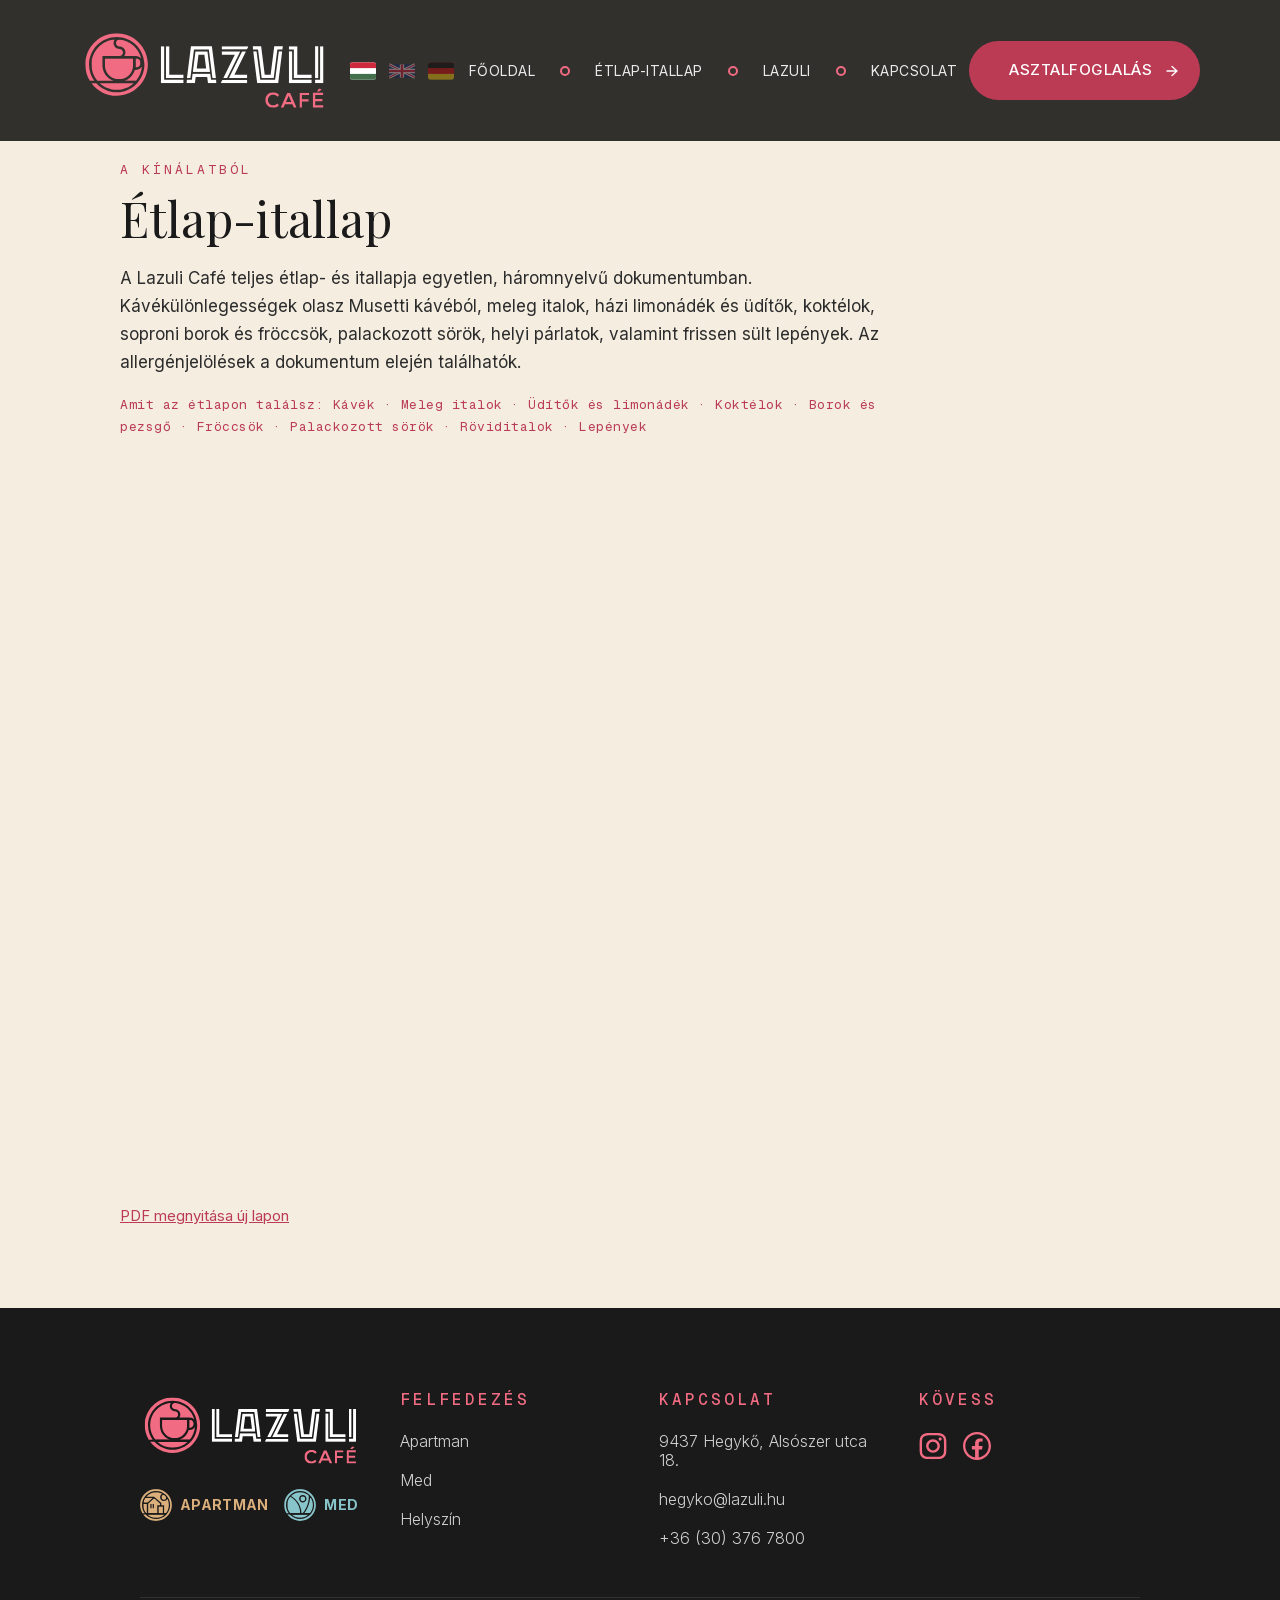
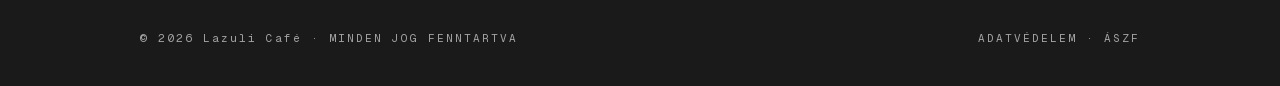
<file: etlap.html>
<!DOCTYPE html>
<html lang="hu">
<head>
<!-- CookieYes banner (consent) – a GTM elé töltjük be -->
<script id="cookieyes" type="text/javascript" src="https://cdn-cookieyes.com/client_data/cb4bae2f5099c113811184f11fed3576/script.js"></script>
<!-- End CookieYes -->
<!-- Google Tag Manager -->
<script>(function(w,d,s,l,i){w[l]=w[l]||[];w[l].push({'gtm.start':
new Date().getTime(),event:'gtm.js'});var f=d.getElementsByTagName(s)[0],
j=d.createElement(s),dl=l!='dataLayer'?'&l='+l:'';j.async=true;j.src=
'https://www.googletagmanager.com/gtm.js?id='+i+dl;f.parentNode.insertBefore(j,f);
})(window,document,'script','dataLayer','GTM-55VHQCMZ');</script>
<!-- End Google Tag Manager -->

<meta charset="UTF-8">
<meta name="viewport" content="width=device-width, initial-scale=1.0">
<base href="/">
<title>Étlap-itallap — Lazuli Café Hegykő</title>
<meta name="description" content="A Lazuli Café teljes étlapja és itallapja Hegykőn: olasz Musetti kávék, meleg italok, limonádék, koktélok, soproni borok és fröccsök, palackozott sörök, párlatok és frissen sült lepények.">

<link rel="canonical" href="https://cafe.lazuli.hu/etlap">
<link rel="alternate" hreflang="hu" href="https://cafe.lazuli.hu/etlap">
<link rel="alternate" hreflang="en" href="https://cafe.lazuli.hu/menu">
<link rel="alternate" hreflang="de" href="https://cafe.lazuli.hu/speisekarte">
<link rel="alternate" hreflang="x-default" href="https://cafe.lazuli.hu/etlap">

<meta property="og:type" content="website">
<meta property="og:site_name" content="Lazuli Café">
<meta property="og:title" content="Étlap-itallap — Lazuli Café Hegykő">
<meta property="og:description" content="A Lazuli Café teljes étlapja és itallapja Hegykőn: olasz Musetti kávék, meleg italok, limonádék, koktélok, soproni borok és fröccsök, palackozott sörök, párlatok és frissen sült lepények.">
<meta property="og:url" content="https://cafe.lazuli.hu/etlap">
<meta property="og:image" content="https://cafe.lazuli.hu/assets/img/menu-main.jpg">
<meta property="og:locale" content="hu_HU">
<meta name="twitter:card" content="summary_large_image">
<meta name="twitter:title" content="Étlap-itallap — Lazuli Café Hegykő">
<meta name="twitter:description" content="A Lazuli Café teljes étlapja és itallapja Hegykőn: olasz Musetti kávék, meleg italok, limonádék, koktélok, soproni borok és fröccsök, palackozott sörök, párlatok és frissen sült lepények.">
<meta name="twitter:image" content="https://cafe.lazuli.hu/assets/img/menu-main.jpg">

<link rel="icon" type="image/png" href="assets/icons/fav.png">
<link rel="apple-touch-icon" sizes="180x180" href="assets/icons/apple-touch-icon.png">
<link rel="stylesheet" href="assets/css/fonts.css?v=20260806">
<link rel="stylesheet" href="style.css?v=20260915">

<script type="application/ld+json">
{
  "@context": "https://schema.org",
  "@graph": [
    {
      "@type": "Menu",
      "@id": "https://cafe.lazuli.hu/etlap#menu",
      "name": "Étlap-itallap",
      "url": "https://cafe.lazuli.hu/etlap",
      "inLanguage": "hu",
      "description": "A Lazuli Café teljes étlapja és itallapja Hegykőn: olasz Musetti kávék, meleg italok, limonádék, koktélok, soproni borok és fröccsök, palackozott sörök, párlatok és frissen sült lepények.",
      "hasMenuSection": [
        {
          "@type": "MenuSection",
          "name": "Kávék"
        },
        {
          "@type": "MenuSection",
          "name": "Meleg italok"
        },
        {
          "@type": "MenuSection",
          "name": "Üdítők és limonádék"
        },
        {
          "@type": "MenuSection",
          "name": "Koktélok"
        },
        {
          "@type": "MenuSection",
          "name": "Borok és pezsgő"
        },
        {
          "@type": "MenuSection",
          "name": "Fröccsök"
        },
        {
          "@type": "MenuSection",
          "name": "Palackozott sörök"
        },
        {
          "@type": "MenuSection",
          "name": "Röviditalok"
        },
        {
          "@type": "MenuSection",
          "name": "Lepények"
        }
      ],
      "provider": {
        "@id": "https://cafe.lazuli.hu/#cafe"
      }
    },
    {
      "@type": "CafeOrCoffeeShop",
      "@id": "https://cafe.lazuli.hu/#cafe",
      "name": "Lazuli Café",
      "url": "https://cafe.lazuli.hu/",
      "telephone": "+36303767800",
      "email": "hegyko@lazuli.hu",
      "image": "https://cafe.lazuli.hu/assets/img/hero-bg.jpg",
      "hasMenu": {
        "@id": "https://cafe.lazuli.hu/etlap#menu"
      },
      "servesCuisine": [
        "Coffee",
        "Pastry",
        "Cafe"
      ],
      "address": {
        "@type": "PostalAddress",
        "streetAddress": "Alsószer utca 18.",
        "addressLocality": "Hegykő",
        "postalCode": "9437",
        "addressCountry": "HU"
      },
      "openingHoursSpecification": [
        {
          "@type": "OpeningHoursSpecification",
          "dayOfWeek": [
            "Monday",
            "Tuesday",
            "Wednesday",
            "Thursday",
            "Friday",
            "Saturday",
            "Sunday"
          ],
          "opens": "10:00",
          "closes": "17:00"
        }
      ]
    },
    {
      "@type": "BreadcrumbList",
      "itemListElement": [
        {
          "@type": "ListItem",
          "position": 1,
          "name": "Lazuli Café",
          "item": "https://cafe.lazuli.hu/"
        },
        {
          "@type": "ListItem",
          "position": 2,
          "name": "Étlap-itallap",
          "item": "https://cafe.lazuli.hu/etlap"
        }
      ]
    }
  ]
}
</script>
</head>
<body>
<!-- Google Tag Manager (noscript) -->
<noscript><iframe src="https://www.googletagmanager.com/ns.html?id=GTM-55VHQCMZ"
height="0" width="0" style="display:none;visibility:hidden"></iframe></noscript>
<!-- End Google Tag Manager (noscript) -->


<a class="skip-link" href="#tartalom" data-i18n="nav.skip">Ugrás a tartalomra</a>
<!-- ============ HEADER ============ -->
<header class="hero" style="min-height:0;background:var(--brown);">
  <nav class="nav nav--dark" id="nav">
    <div class="nav__left">
      <a class="nav__logo" href="/" data-home><img src="assets/icons/logo.svg" alt="Lazuli Café"></a>
      <div class="nav__lang" role="group" aria-label="Nyelvválasztó">
        <button class="lang-flag" data-lang="hu" aria-label="Magyar" title="Magyar">
          <svg viewBox="0 0 3 2" aria-hidden="true"><rect width="3" height="2" fill="#fff"/><rect width="3" height=".667" fill="#CD2A3E"/><rect y="1.333" width="3" height=".667" fill="#436F4D"/></svg>
        </button>
        <button class="lang-flag" data-lang="en" aria-label="English" title="English">
          <svg viewBox="0 0 60 30" aria-hidden="true"><rect width="60" height="30" fill="#012169"/><path d="M0,0 60,30 M60,0 0,30" stroke="#fff" stroke-width="6"/><path d="M0,0 60,30 M60,0 0,30" stroke="#C8102E" stroke-width="3"/><path d="M30,0 V30 M0,15 H60" stroke="#fff" stroke-width="10"/><path d="M30,0 V30 M0,15 H60" stroke="#C8102E" stroke-width="6"/></svg>
        </button>
        <button class="lang-flag" data-lang="de" aria-label="Deutsch" title="Deutsch">
          <svg viewBox="0 0 3 2" aria-hidden="true"><rect width="3" height="2" fill="#FFCE00"/><rect width="3" height="1.333" fill="#D00"/><rect width="3" height=".667" fill="#000"/></svg>
        </button>
      </div>
    </div>
    <button class="nav__toggle" id="navToggle" aria-label="Menü" aria-expanded="false" aria-controls="mobileMenu">
      <span></span><span></span><span></span>
    </button>
    <ul class="nav__menu">
      <li><a href="/" data-home data-i18n="nav.home">főoldal</a></li>
      <li><a href="/etlap" data-doc="etlap" data-i18n="nav.menu">étlap-itallap</a></li>
      <li><a href="/#vilag" data-anchor="vilag" data-i18n="nav.lazuli">Lazuli</a></li>
      <li><a href="/#helyszin" data-anchor="helyszin" data-i18n="nav.contact">Kapcsolat</a></li>
    </ul>
    <a class="btn btn--primary nav__cta" href="tel:+36303767800"><span data-i18n="btn.book">asztalfoglalás</span> <span class="arrow" aria-hidden="true"></span></a>
  </nav>
</header>

<!-- ============ MOBIL OFF-CANVAS MENÜ ============ -->
<aside class="mobile-menu" id="mobileMenu" aria-hidden="true" aria-label="Menü">
  <div class="mobile-menu__backdrop" data-menu-close></div>
  <div class="mobile-menu__panel" role="dialog" aria-modal="true">
    <div class="mobile-menu__header">
      <a class="mobile-menu__logo" href="/" data-home data-menu-close aria-label="Lazuli Café — főoldal"><img src="assets/icons/logo.svg" alt="Lazuli Café"></a>
      <button type="button" class="mobile-menu__close" data-menu-close aria-label="Menü bezárása">
        <svg viewBox="0 0 24 24" fill="none" stroke="currentColor" stroke-width="1.6" stroke-linecap="round" aria-hidden="true"><line x1="6" y1="6" x2="18" y2="18"/><line x1="18" y1="6" x2="6" y2="18"/></svg>
      </button>
    </div>
    <div class="mobile-menu__lang" role="group" aria-label="Nyelvválasztó">
      <button class="lang-flag" data-lang="hu" aria-label="Magyar" title="Magyar"><svg viewBox="0 0 3 2" aria-hidden="true"><rect width="3" height="2" fill="#fff"/><rect width="3" height=".667" fill="#CD2A3E"/><rect y="1.333" width="3" height=".667" fill="#436F4D"/></svg></button>
      <button class="lang-flag" data-lang="en" aria-label="English" title="English"><svg viewBox="0 0 60 30" aria-hidden="true"><rect width="60" height="30" fill="#012169"/><path d="M0,0 60,30 M60,0 0,30" stroke="#fff" stroke-width="6"/><path d="M0,0 60,30 M60,0 0,30" stroke="#C8102E" stroke-width="3"/><path d="M30,0 V30 M0,15 H60" stroke="#fff" stroke-width="10"/><path d="M30,0 V30 M0,15 H60" stroke="#C8102E" stroke-width="6"/></svg></button>
      <button class="lang-flag" data-lang="de" aria-label="Deutsch" title="Deutsch"><svg viewBox="0 0 3 2" aria-hidden="true"><rect width="3" height="2" fill="#FFCE00"/><rect width="3" height="1.333" fill="#D00"/><rect width="3" height=".667" fill="#000"/></svg></button>
    </div>
    <ul class="mobile-menu__links">
      <li><a href="/" data-home data-menu-close data-i18n="nav.home">főoldal</a></li>
      <li><a href="/etlap" data-doc="etlap" data-menu-close data-i18n="nav.menu">étlap-itallap</a></li>
      <li><a href="/#vilag" data-anchor="vilag" data-menu-close data-i18n="nav.lazuli">Lazuli</a></li>
      <li><a href="/#helyszin" data-anchor="helyszin" data-menu-close data-i18n="nav.contact">Kapcsolat</a></li>
    </ul>
    <a class="btn btn--primary mobile-menu__cta" href="tel:+36303767800" data-menu-close><span data-i18n="btn.book">asztalfoglalás</span> <span class="arrow" aria-hidden="true"></span></a>
  </div>
</aside>

<!-- ============ ÉTLAP (PDF) ============ -->
<main class="doc" id="tartalom">
  <div class="doc__inner">
    <p class="doc__sub">A KÍNÁLATBÓL</p>
    <h1 class="doc__title">Étlap-itallap</h1>
    <p class="doc__intro">A Lazuli Café teljes étlap- és itallapja egyetlen, háromnyelvű dokumentumban. Kávékülönlegességek olasz Musetti kávéból, meleg italok, házi limonádék és üdítők, koktélok, soproni borok és fröccsök, palackozott sörök, helyi párlatok, valamint frissen sült lepények. Az allergénjelölések a dokumentum elején találhatók.</p>
    <p class="doc__intro doc__intro--sections">Amit az étlapon találsz: Kávék · Meleg italok · Üdítők és limonádék · Koktélok · Borok és pezsgő · Fröccsök · Palackozott sörök · Röviditalok · Lepények</p>
    <div id="adobe-dc-view" style="width:100%;"></div>
    <p class="doc__fallback"><a id="docDownload" href="assets/docs/etlap-itallap.pdf" target="_blank" rel="noopener">PDF megnyitása új lapon</a></p>
  </div>
</main>

<!-- ============ FOOTER ============ -->
<footer class="footer">
  <div class="footer__cols">
    <div class="footer__brand">
      <a href="/" data-home><img class="footer__logo" src="assets/icons/logo.svg" alt="Lazuli Café"></a>
      <div class="footer__badges">
        <a class="badge badge--gold" href="https://apartman.lazuli.hu/apartmanok/" target="_blank" rel="noopener">
          <svg xmlns="http://www.w3.org/2000/svg" width="40" height="40" viewBox="0 0 40 40" fill="none" aria-hidden="true"><mask id="mask0_443_3579" style="mask-type:luminance" maskUnits="userSpaceOnUse" x="26" y="7" width="8" height="7"><path d="M33.1568 7.20898H26.6685V13.6973H33.1568V7.20898Z" fill="white"></path></mask><g mask="url(#mask0_443_3579)"><mask id="mask1_443_3579" style="mask-type:luminance" maskUnits="userSpaceOnUse" x="26" y="7" width="7" height="7"><path d="M26.6685 10.4314C26.6624 12.1804 28.075 13.6052 29.8178 13.6113C31.5607 13.6113 32.9794 12.217 32.9978 10.4742C32.105 9.26337 31.0409 8.18708 29.8484 7.26367V7.2759H29.8301C28.0933 7.2759 26.6746 8.68242 26.6685 10.4253" fill="white"></path></mask><g mask="url(#mask1_443_3579)"><mask id="mask2_443_3579" style="mask-type:luminance" maskUnits="userSpaceOnUse" x="26" y="7" width="8" height="7"><path d="M33.0837 7.18359H26.626V13.6413H33.0837V7.18359Z" fill="white"></path></mask><g mask="url(#mask2_443_3579)"><path d="M43.064 -3.06641H-3.06348V43.0611H43.064V-3.06641Z" fill="#DAAF7C"></path></g></g></g><mask id="mask3_443_3579" style="mask-type:luminance" maskUnits="userSpaceOnUse" x="0" y="0" width="40" height="40"><path d="M40 0H0V40H40V0Z" fill="white"></path></mask><g mask="url(#mask3_443_3579)"><mask id="mask4_443_3579" style="mask-type:luminance" maskUnits="userSpaceOnUse" x="0" y="0" width="40" height="40"><path d="M20.003 0.152344C9.0689 0.152344 0.195639 8.99503 0.152832 19.9108V20.082C0.171178 23.8246 1.223 27.3225 3.03924 30.3068H5.85838C3.75473 27.4142 2.50721 23.849 2.50721 19.9964C2.50721 10.2976 10.3959 2.41499 20.0886 2.41499C29.7813 2.41499 37.6761 10.2976 37.6761 19.9964C37.6761 24.4972 35.97 28.6067 33.1814 31.7255V31.8417H33.0775C29.8547 35.3641 25.2316 37.5778 20.0947 37.5778C14.9579 37.5778 10.3286 35.3641 7.11201 31.8417H4.07884C7.69908 36.7033 13.4841 39.8466 20.0091 39.8466C30.9738 39.8466 39.8593 30.9611 39.8593 19.9964C39.8593 9.03172 30.9677 0.152344 20.003 0.152344Z" fill="white"></path></mask><g mask="url(#mask4_443_3579)"><mask id="mask5_443_3579" style="mask-type:luminance" maskUnits="userSpaceOnUse" x="0" y="0" width="40" height="40"><path d="M39.9815 0.140625H0.0610352V39.9144H39.9815V0.140625Z" fill="white"></path></mask><g mask="url(#mask5_443_3579)"><path d="M43.064 -3.06445H-3.06348V43.0631H43.064V-3.06445Z" fill="#DAAF7C"></path></g></g></g><mask id="mask6_443_3579" style="mask-type:luminance" maskUnits="userSpaceOnUse" x="10" y="11" width="16" height="20"><path d="M25.2256 11.5332H10.0903V30.4539H25.2256V11.5332Z" fill="white"></path></mask><g mask="url(#mask6_443_3579)"><mask id="mask7_443_3579" style="mask-type:luminance" maskUnits="userSpaceOnUse" x="10" y="11" width="16" height="20"><path d="M12.9277 18.7738H14.4565V23.9962H12.9277V18.7738ZM15.8631 18.7738H17.3919V23.9962H15.8631V18.7738ZM10.1453 30.3133H21.5503V20.3209H25.1705V18.2906L17.7038 11.625L10.1392 18.2906V30.3133H10.1453Z" fill="white"></path></mask><g mask="url(#mask7_443_3579)"><mask id="mask8_443_3579" style="mask-type:luminance" maskUnits="userSpaceOnUse" x="10" y="11" width="16" height="20"><path d="M25.3047 11.5879H10.041V30.374H25.3047V11.5879Z" fill="white"></path></mask><g mask="url(#mask8_443_3579)"><path d="M43.0635 -3.06445H-3.06396V43.0631H43.0635V-3.06445Z" fill="#DAAF7C"></path></g></g></g><mask id="mask9_443_3579" style="mask-type:luminance" maskUnits="userSpaceOnUse" x="7" y="3" width="30" height="28"><path d="M36.2208 3.78516H7.74805V30.4539H36.2208V3.78516Z" fill="white"></path></mask><g mask="url(#mask9_443_3579)"><mask id="mask10_443_3579" style="mask-type:luminance" maskUnits="userSpaceOnUse" x="7" y="3" width="30" height="28"><path d="M7.80273 9.68118H17.5872L17.7034 9.57722L26.6989 17.6005V20.3218H30.1602V30.3141H32.3739C34.7222 27.5256 36.1348 23.9237 36.1348 19.9976C36.1348 17.2091 35.4132 14.5795 34.1534 12.2863C33.438 13.9619 31.7685 15.1482 29.8299 15.1482H29.8055C27.2126 15.136 25.1151 13.0201 25.1334 10.4272C25.1456 8.46424 26.3626 6.78254 28.0871 6.09152C25.7266 4.72781 22.9992 3.95117 20.0883 3.95117C15.1655 3.95117 10.7503 6.18325 7.80885 9.6873" fill="white"></path></mask><g mask="url(#mask10_443_3579)"><mask id="mask11_443_3579" style="mask-type:luminance" maskUnits="userSpaceOnUse" x="7" y="3" width="30" height="28"><path d="M36.1656 3.95703H7.69287V30.375H36.1656V3.95703Z" fill="white"></path></mask><g mask="url(#mask11_443_3579)"><path d="M43.0635 -3.0625H-3.06396V43.065H43.0635V-3.0625Z" fill="#DAAF7C"></path></g></g></g><mask id="mask12_443_3579" style="mask-type:luminance" maskUnits="userSpaceOnUse" x="3" y="18" width="6" height="13"><path d="M8.64719 18.5605H3.96289V30.4548H8.64719V18.5605Z" fill="white"></path></mask><g mask="url(#mask12_443_3579)"><mask id="mask13_443_3579" style="mask-type:luminance" maskUnits="userSpaceOnUse" x="4" y="18" width="5" height="13"><path d="M8.61622 30.3138V18.707H4.09703C4.06645 19.129 4.04199 19.5632 4.04199 19.9974C4.04199 23.9172 5.46074 27.5191 7.80289 30.3138H8.62233H8.61622Z" fill="white"></path></mask><g mask="url(#mask13_443_3579)"><mask id="mask14_443_3579" style="mask-type:luminance" maskUnits="userSpaceOnUse" x="4" y="18" width="5" height="13"><path d="M8.72046 18.6348H4.02393V30.3761H8.72046V18.6348Z" fill="white"></path></mask><g mask="url(#mask14_443_3579)"><path d="M43.064 -3.0625H-3.06348V43.065H43.064V-3.0625Z" fill="#DAAF7C"></path></g></g></g><mask id="mask15_443_3579" style="mask-type:luminance" maskUnits="userSpaceOnUse" x="23" y="21" width="6" height="10"><path d="M28.6318 21.8555H23.0791V30.319H28.6318V21.8555Z" fill="white"></path></mask><g mask="url(#mask15_443_3579)"><mask id="mask16_443_3579" style="mask-type:luminance" maskUnits="userSpaceOnUse" x="22" y="21" width="7" height="10"><path d="M28.6804 21.7148H22.9565V30.3741H28.6804V21.7148Z" fill="white"></path></mask><g mask="url(#mask16_443_3579)"><path d="M43.064 -3.06445H-3.06348V43.0631H43.064V-3.06445Z" fill="#DAAF7C"></path></g></g><mask id="mask17_443_3579" style="mask-type:luminance" maskUnits="userSpaceOnUse" x="4" y="11" width="13" height="7"><path d="M16.0402 11.1719H4.146V17.2994H16.0402V11.1719Z" fill="white"></path></mask><g mask="url(#mask17_443_3579)"><mask id="mask18_443_3579" style="mask-type:luminance" maskUnits="userSpaceOnUse" x="4" y="11" width="12" height="7"><path d="M9.09348 17.1775L15.857 11.209H6.6596C5.49159 12.9824 4.67214 15.0005 4.28076 17.1775H9.09348Z" fill="white"></path></mask><g mask="url(#mask18_443_3579)"><mask id="mask19_443_3579" style="mask-type:luminance" maskUnits="userSpaceOnUse" x="4" y="11" width="12" height="7"><path d="M15.9117 11.1484H4.17041V17.3126H15.9117V11.1484Z" fill="white"></path></mask><g mask="url(#mask19_443_3579)"><path d="M43.0635 -3.0625H-3.06396V43.065H43.0635V-3.0625Z" fill="#DAAF7C"></path></g></g></g><mask id="mask20_443_3579" style="mask-type:luminance" maskUnits="userSpaceOnUse" x="9" y="31" width="22" height="6"><path d="M30.9919 31.7148H9.19092V36.2218H30.9919V31.7148Z" fill="white"></path></mask><g mask="url(#mask20_443_3579)"><mask id="mask21_443_3579" style="mask-type:luminance" maskUnits="userSpaceOnUse" x="9" y="31" width="22" height="6"><path d="M30.9063 31.8496H9.27051C12.1263 34.4608 15.9239 36.0569 20.0945 36.0569C24.2652 36.0569 28.0627 34.4608 30.9186 31.8496" fill="white"></path></mask><g mask="url(#mask21_443_3579)"><mask id="mask22_443_3579" style="mask-type:luminance" maskUnits="userSpaceOnUse" x="9" y="31" width="23" height="6"><path d="M31.0284 31.8438H9.16016V36.1H31.0284V31.8438Z" fill="white"></path></mask><g mask="url(#mask22_443_3579)"><path d="M43.0635 -3.0625H-3.06396V43.065H43.0635V-3.0625Z" fill="#DAAF7C"></path></g></g></g></svg>
          <span>Apartman</span>
        </a>
        <a class="badge badge--teal" href="https://med.lazuli.hu/" target="_blank" rel="noopener">
          <svg xmlns="http://www.w3.org/2000/svg" width="40" height="40" viewBox="0 0 40 40" fill="none" aria-hidden="true"><mask id="mask0_176_965" style="mask-type:luminance" maskUnits="userSpaceOnUse" x="20" y="9" width="7" height="7"><path d="M26.6664 9.00684H20.3623V15.311H26.6664V9.00684Z" fill="white"></path></mask><g mask="url(#mask0_176_965)"><mask id="mask1_176_965" style="mask-type:luminance" maskUnits="userSpaceOnUse" x="20" y="9" width="7" height="7"><path d="M23.4787 15.287C25.1746 15.287 26.5649 13.9028 26.5649 12.2009C26.5649 10.499 25.1806 9.11475 23.4787 9.11475C21.7769 9.11475 20.3926 10.499 20.3926 12.2009C20.3926 13.9028 21.7769 15.287 23.4787 15.287Z" fill="white"></path></mask><g mask="url(#mask1_176_965)"><mask id="mask2_176_965" style="mask-type:luminance" maskUnits="userSpaceOnUse" x="20" y="9" width="7" height="7"><path d="M26.6005 9.04297H20.2725V15.3711H26.6005V9.04297Z" fill="white"></path></mask><g mask="url(#mask2_176_965)"><path d="M43.0623 -3.06201H-3.06201V43.0623H43.0623V-3.06201Z" fill="#88C5CB"></path></g></g></g><mask id="mask3_176_965" style="mask-type:luminance" maskUnits="userSpaceOnUse" x="25" y="9" width="12" height="22"><path d="M36.2189 9.91162H25.0488V30.4539H36.2189V9.91162Z" fill="white"></path></mask><g mask="url(#mask3_176_965)"><mask id="mask4_176_965" style="mask-type:luminance" maskUnits="userSpaceOnUse" x="25" y="10" width="12" height="21"><path d="M32.677 10.0553C32.5991 12.0268 32.3594 14.0044 31.9519 15.9459C30.8493 21.2194 28.5122 26.1991 25.1924 30.4358H32.2576C34.6725 27.6253 36.1347 23.9759 36.1347 19.9909C36.1347 16.2396 34.8343 12.7879 32.671 10.0493" fill="white"></path></mask><g mask="url(#mask4_176_965)"><mask id="mask5_176_965" style="mask-type:luminance" maskUnits="userSpaceOnUse" x="25" y="10" width="12" height="21"><path d="M36.2367 10.0493H25.1626V30.4718H36.2367V10.0493Z" fill="white"></path></mask><g mask="url(#mask5_176_965)"><path d="M43.0623 -3.06201H-3.06201V43.0623H43.0623V-3.06201Z" fill="#88C5CB"></path></g></g></g><mask id="mask6_176_965" style="mask-type:luminance" maskUnits="userSpaceOnUse" x="0" y="0" width="40" height="40"><path d="M40 0H0V40H40V0Z" fill="white"></path></mask><g mask="url(#mask6_176_965)"><mask id="mask7_176_965" style="mask-type:luminance" maskUnits="userSpaceOnUse" x="0" y="0" width="40" height="40"><path d="M19.9492 0.149902C9.00684 0.173872 0.149902 9.05477 0.149902 20.0031C0.149902 23.8383 1.23455 27.4098 3.1162 30.448H5.95067C3.78737 27.5177 2.49897 23.9102 2.49897 20.0031C2.49897 10.3072 10.3911 2.41507 20.087 2.41507C29.7829 2.41507 37.675 10.3072 37.675 20.0031C37.675 24.5095 35.9731 28.6203 33.1866 31.7304V31.9821H32.9589C29.7469 35.4338 25.1746 37.5911 20.099 37.5911C15.0233 37.5911 10.4451 35.4278 7.22707 31.9761H4.17089C7.80235 36.7641 13.5372 39.8503 20.0091 39.8503C30.9694 39.8503 39.8623 30.9634 39.8623 19.9971C39.8563 9.05477 30.9934 0.173872 20.063 0.149902H19.9612H19.9492Z" fill="white"></path></mask><g mask="url(#mask7_176_965)"><mask id="mask8_176_965" style="mask-type:luminance" maskUnits="userSpaceOnUse" x="0" y="0" width="40" height="40"><path d="M39.9759 0.125488H0.137695V39.9637H39.9759V0.125488Z" fill="white"></path></mask><g mask="url(#mask8_176_965)"><path d="M43.0623 -3.0625H-3.06201V43.0618H43.0623V-3.0625Z" fill="#88C5CB"></path></g></g></g><mask id="mask9_176_965" style="mask-type:luminance" maskUnits="userSpaceOnUse" x="9" y="31" width="22" height="6"><path d="M30.8133 31.8921H9.37207V36.2187H30.8133V31.8921Z" fill="white"></path></mask><g mask="url(#mask9_176_965)"><mask id="mask10_176_965" style="mask-type:luminance" maskUnits="userSpaceOnUse" x="9" y="31" width="22" height="6"><path d="M30.7655 31.9697H9.4082C12.2487 34.4986 15.988 36.0506 20.0869 36.0506C24.1857 36.0506 27.9251 34.5106 30.7655 31.9697Z" fill="white"></path></mask><g mask="url(#mask10_176_965)"><mask id="mask11_176_965" style="mask-type:luminance" maskUnits="userSpaceOnUse" x="9" y="31" width="22" height="6"><path d="M30.7715 31.9102H9.34229V36.0809H30.7715V31.9102Z" fill="white"></path></mask><g mask="url(#mask11_176_965)"><path d="M43.0618 -3.06201H-3.0625V43.0623H43.0618V-3.06201Z" fill="#88C5CB"></path></g></g></g><mask id="mask12_176_965" style="mask-type:luminance" maskUnits="userSpaceOnUse" x="3" y="9" width="18" height="22"><path d="M20.543 9.73193H3.96777V30.454H20.543V9.73193Z" fill="white"></path></mask><g mask="url(#mask12_176_965)"><mask id="mask13_176_965" style="mask-type:luminance" maskUnits="userSpaceOnUse" x="4" y="9" width="17" height="22"><path d="M7.90987 30.4422H20.3803C20.1945 21.7351 15.3945 13.8969 7.7241 9.76807C5.41699 12.5486 4.03271 16.1141 4.03271 19.9973C4.03271 23.8804 5.49489 27.6317 7.90987 30.4362" fill="white"></path></mask><g mask="url(#mask13_176_965)"><mask id="mask14_176_965" style="mask-type:luminance" maskUnits="userSpaceOnUse" x="4" y="9" width="17" height="22"><path d="M20.4165 9.76221H4.021V30.4723H20.4165V9.76221Z" fill="white"></path></mask><g mask="url(#mask14_176_965)"><path d="M43.0618 -3.06201H-3.0625V43.0623H43.0618V-3.06201Z" fill="#88C5CB"></path></g></g></g><mask id="mask15_176_965" style="mask-type:luminance" maskUnits="userSpaceOnUse" x="8" y="3" width="24" height="28"><path d="M31.1673 3.78125H8.64746V30.4479H31.1673V3.78125Z" fill="white"></path></mask><g mask="url(#mask15_176_965)"><mask id="mask16_176_965" style="mask-type:luminance" maskUnits="userSpaceOnUse" x="8" y="3" width="24" height="28"><path d="M23.4787 7.59852C26.0255 7.59852 28.0929 9.66594 28.0929 12.2128C28.0929 14.7596 26.0255 16.827 23.4787 16.827C20.9318 16.827 18.8644 14.7596 18.8644 12.2128C18.8644 9.66594 20.9318 7.59852 23.4787 7.59852ZM8.79102 8.60526C16.767 13.0517 21.7289 21.2974 21.9086 30.442H23.221C26.8105 26.1933 29.3094 21.0817 30.4539 15.6405C30.9573 13.2555 31.191 10.8225 31.167 8.40751C28.2846 5.65096 24.3835 3.95508 20.0869 3.95508C15.7903 3.95508 11.6974 5.73485 8.79102 8.61126" fill="white"></path></mask><g mask="url(#mask16_176_965)"><mask id="mask17_176_965" style="mask-type:luminance" maskUnits="userSpaceOnUse" x="8" y="3" width="24" height="28"><path d="M31.203 3.86475H8.76709V30.4715H31.203V3.86475Z" fill="white"></path></mask><g mask="url(#mask17_176_965)"><path d="M43.0623 -3.0625H-3.06201V43.0618H43.0623V-3.0625Z" fill="#88C5CB"></path></g></g></g></svg>
          <span>Med</span>
        </a>
      </div>
    </div>
    <nav class="footer__col">
      <p class="footer__title" data-i18n="foot.explore">FELFEDEZÉS</p>
      <a href="https://apartman.lazuli.hu/apartmanok/" data-i18n="foot.l.apartman">Apartman</a>
      <a href="https://med.lazuli.hu/" target="_blank" rel="noopener" data-i18n="foot.l.longevity">Med</a>
      <a href="/#helyszin" data-anchor="helyszin" data-i18n="foot.l.location">Helyszín</a>
    </nav>
    <div class="footer__col">
      <p class="footer__title" data-i18n="foot.contact">KAPCSOLAT</p>
      <a href="/#helyszin" data-anchor="helyszin" data-i18n="foot.addr">9437 Hegykő, Alsószer utca 18.</a>
      <a href="mailto:hegyko@lazuli.hu" data-i18n="foot.email">hegyko@lazuli.hu</a>
      <a href="tel:+36303767800" data-i18n="foot.phone">+36 (30) 376 7800</a>
    </div>
    <div class="footer__col">
      <p class="footer__title" data-i18n="foot.follow">KÖVESS</p>
      <div class="footer__social">
        <a href="https://www.instagram.com/cafelazuli.hegyko/"><img src="assets/icons/icon-instagram.svg" alt="Instagram"></a>
        <a href="https://www.facebook.com/cafelazuli.hegyko"><img src="assets/icons/icon-facebook.svg" alt="Facebook"></a>
      </div>
    </div>
  </div>
  <div class="footer__divider"></div>
  <div class="footer__bottom">
    <span data-i18n="foot.copyright">© 2026 Lazuli Café · MINDEN JOG FENNTARTVA</span>
    <span class="footer__legal">
      <a href="/adatkezeles" data-doc="adatkezeles" target="_blank" rel="noopener" data-i18n="foot.privacy">ADATVÉDELEM</a> ·
      <a href="/aszf" data-doc="aszf" target="_blank" rel="noopener" data-i18n="foot.terms">ÁSZF</a>
    </span>
  </div>
</footer>

<!-- ============ SCRIPTS ============ -->
<script src="i18n.js?v=20261116"></script>
<script>
// off-canvas mobil menü
  (function(){
    var btn = document.getElementById('navToggle');
    var menu = document.getElementById('mobileMenu');
    if (!btn || !menu) return;
    var panel = menu.querySelector('.mobile-menu__panel');
    var lastFocused = null;
    function focusables(){ return panel.querySelectorAll('a[href], button:not([disabled])'); }
    function openMenu(){
      lastFocused = document.activeElement;
      menu.classList.add('is-open'); menu.setAttribute('aria-hidden','false'); btn.setAttribute('aria-expanded','true'); document.body.classList.add('menu-open');
      var f = focusables();
      if (f.length) f[0].focus();
    }
    function closeMenu(){
      menu.classList.remove('is-open'); menu.setAttribute('aria-hidden','true'); btn.setAttribute('aria-expanded','false'); document.body.classList.remove('menu-open');
      if (lastFocused && lastFocused.focus) lastFocused.focus();
    }
    btn.addEventListener('click', openMenu);
    menu.querySelectorAll('[data-menu-close]').forEach(function(el){ el.addEventListener('click', closeMenu); });
    document.addEventListener('keydown', function(e){
      if (!menu.classList.contains('is-open')) return;
      if (e.key === 'Escape'){ closeMenu(); return; }
      // fókuszcsapda: Tab a panelen belül marad
      if (e.key === 'Tab'){
        var f = focusables();
        if (!f.length) return;
        var first = f[0], last = f[f.length - 1];
        if (e.shiftKey && document.activeElement === first){ e.preventDefault(); last.focus(); }
        else if (!e.shiftKey && document.activeElement === last){ e.preventDefault(); first.focus(); }
      }
    });
    window.addEventListener('resize', function(){ if (window.innerWidth > 1200 && menu.classList.contains('is-open')) closeMenu(); });
  })();

  // sticky nav összemenés görgetésnél
  (function(){
    var nav = document.getElementById('nav');
    function onScroll(){ nav.classList.toggle('nav--scrolled', window.scrollY > 80); }
    window.addEventListener('scroll', onScroll, {passive:true});
  })();
</script>

<script>
  (function(){
    var PAGE_LANG = "hu";
    var URLS = { hu: "/etlap", en: "/menu", de: "/speisekarte" };

    function boot(){
      // A közös i18n.js az útvonalból csak a /en és /de FŐOLDALT ismeri fel, az
      // étlap-oldalak címét (/menu, /speisekarte) nem — ezért magyarra állítaná a
      // fejlécet és a láblécet. Itt kényszerítjük az oldal saját nyelvét.
      // A persist=false szándékos: ne írjuk felül a látogató korábbi választását.
      if (window.LazuliI18n) window.LazuliI18n.applyLang(PAGE_LANG, false);

      // A zászlók a TESTVÉR URL-re navigálnak, nem helyben váltanak nyelvet — így a
      // canonical és a hreflang-klaszter végig konzisztens marad.
      document.querySelectorAll(".lang-flag").forEach(function (b) {
        var clone = b.cloneNode(true);
        b.parentNode.replaceChild(clone, b);
        clone.addEventListener("click", function () {
          var lang = clone.getAttribute("data-lang");
          try { localStorage.setItem("lazuli-lang", lang); } catch (e) {}
          if (URLS[lang]) location.href = URLS[lang];
        });
      });
    }

    // Az i18n.js saját init()-je is DOMContentLoaded-re fut és ELŐBB regisztrált,
    // ezért a miénk utána és felülbírálja.
    if (document.readyState === "loading") { document.addEventListener("DOMContentLoaded", boot); }
    else { boot(); }
  })();
</script>

<!-- Adobe PDF Embed -->
<script src="https://documentservices.adobe.com/view-sdk/viewer.js"></script>
<script type="text/javascript">
  var pdfURL = new URL("assets/docs/etlap-itallap.pdf", location.href).href;
  document.addEventListener("adobe_dc_view_sdk.ready", function(){
    var adobeDCView = new AdobeDC.View({ clientId: "6ddde5ab3f7d4e5581de9cc9f273c25e", divId: "adobe-dc-view" });
    adobeDCView.previewFile({
      content:  { location: { url: pdfURL } },
      metaData: { fileName: "Étlap-itallap.pdf" }
    }, { embedMode: "IN_LINE" });
  });
</script>
</body>
</html>
</file>
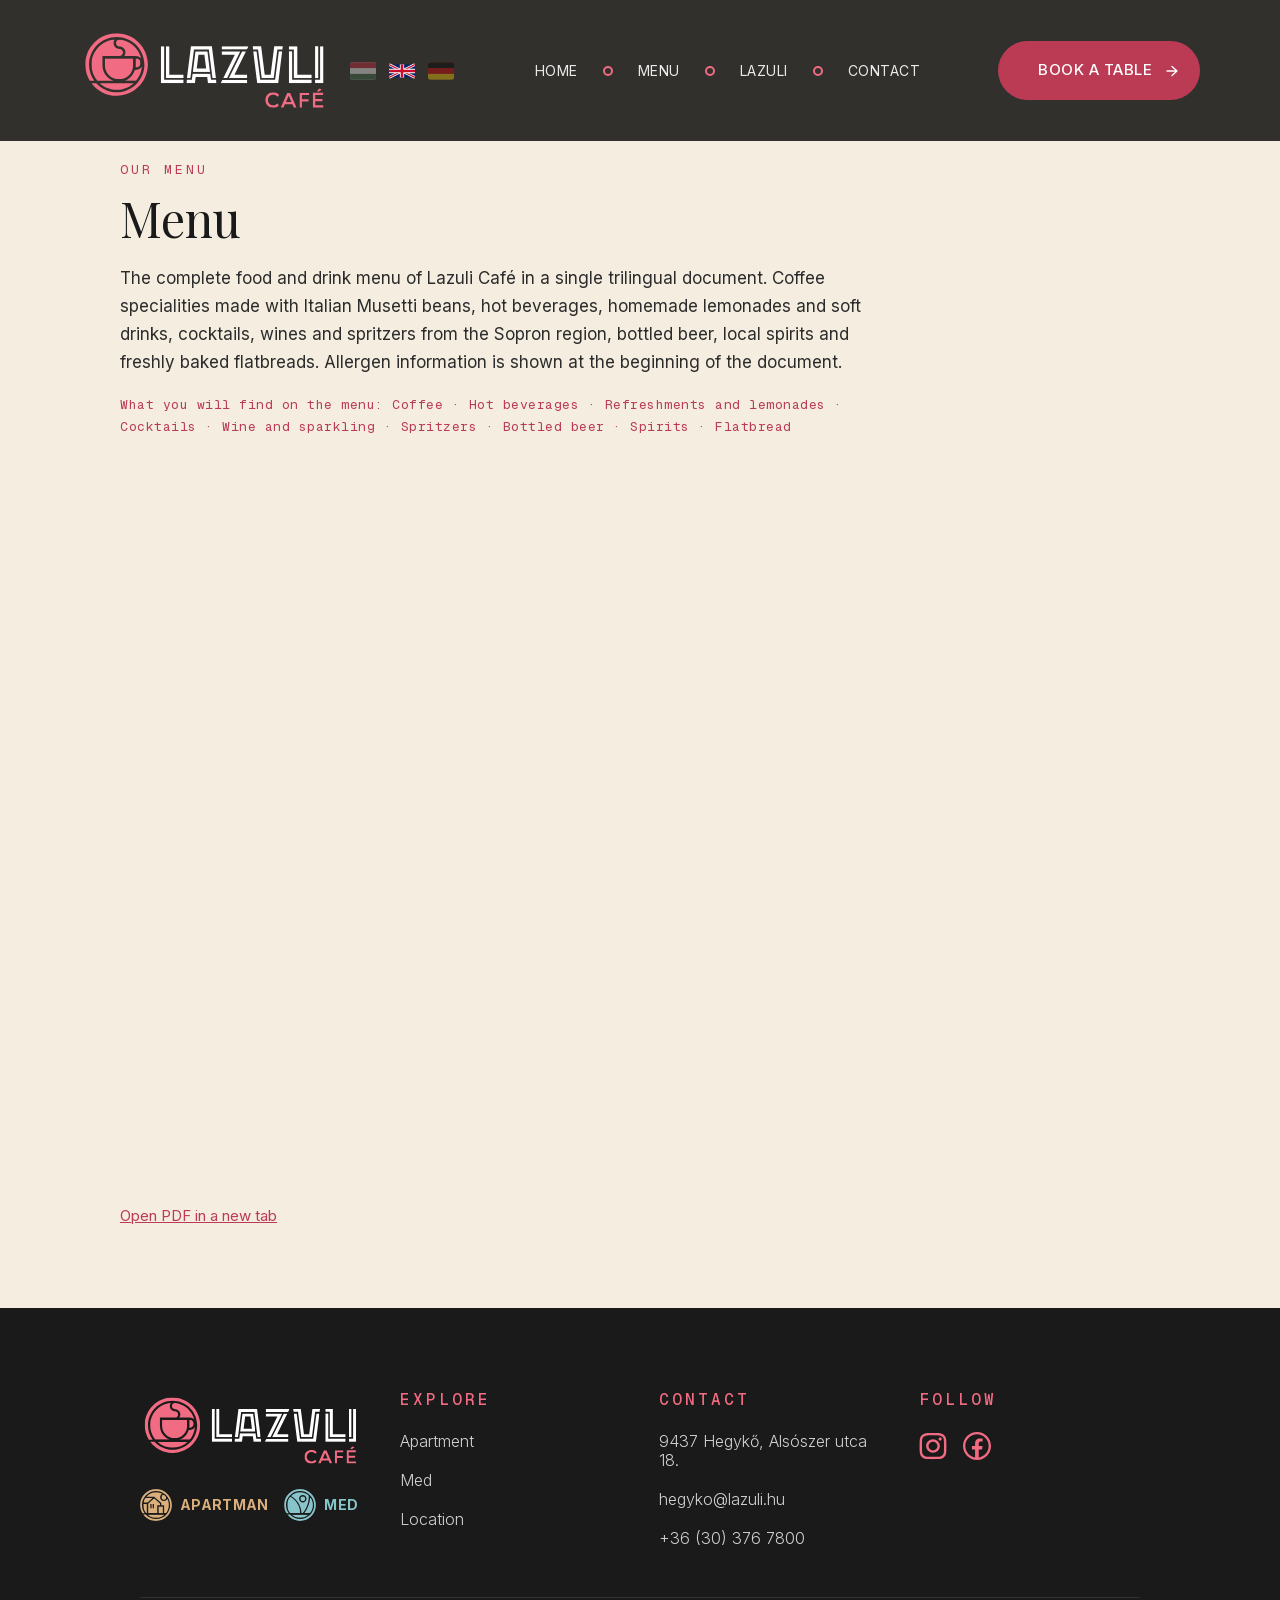
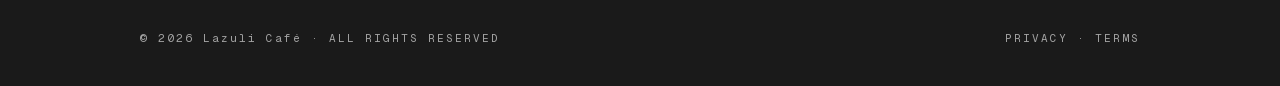
<file: menu.html>
<!DOCTYPE html>
<html lang="en">
<head>
<!-- CookieYes banner (consent) – a GTM elé töltjük be -->
<script id="cookieyes" type="text/javascript" src="https://cdn-cookieyes.com/client_data/cb4bae2f5099c113811184f11fed3576/script.js"></script>
<!-- End CookieYes -->
<!-- Google Tag Manager -->
<script>(function(w,d,s,l,i){w[l]=w[l]||[];w[l].push({'gtm.start':
new Date().getTime(),event:'gtm.js'});var f=d.getElementsByTagName(s)[0],
j=d.createElement(s),dl=l!='dataLayer'?'&l='+l:'';j.async=true;j.src=
'https://www.googletagmanager.com/gtm.js?id='+i+dl;f.parentNode.insertBefore(j,f);
})(window,document,'script','dataLayer','GTM-55VHQCMZ');</script>
<!-- End Google Tag Manager -->

<meta charset="UTF-8">
<meta name="viewport" content="width=device-width, initial-scale=1.0">
<base href="/">
<title>Menu — Lazuli Café Hegykő</title>
<meta name="description" content="The full food and drink menu of Lazuli Café in Hegykő: Italian Musetti coffee, hot beverages, homemade lemonades, cocktails, wines and spritzers from Sopron, bottled beer, spirits and freshly baked flatbreads.">

<link rel="canonical" href="https://cafe.lazuli.hu/menu">
<link rel="alternate" hreflang="hu" href="https://cafe.lazuli.hu/etlap">
<link rel="alternate" hreflang="en" href="https://cafe.lazuli.hu/menu">
<link rel="alternate" hreflang="de" href="https://cafe.lazuli.hu/speisekarte">
<link rel="alternate" hreflang="x-default" href="https://cafe.lazuli.hu/etlap">

<meta property="og:type" content="website">
<meta property="og:site_name" content="Lazuli Café">
<meta property="og:title" content="Menu — Lazuli Café Hegykő">
<meta property="og:description" content="The full food and drink menu of Lazuli Café in Hegykő: Italian Musetti coffee, hot beverages, homemade lemonades, cocktails, wines and spritzers from Sopron, bottled beer, spirits and freshly baked flatbreads.">
<meta property="og:url" content="https://cafe.lazuli.hu/menu">
<meta property="og:image" content="https://cafe.lazuli.hu/assets/img/menu-main.jpg">
<meta property="og:locale" content="en_US">
<meta name="twitter:card" content="summary_large_image">
<meta name="twitter:title" content="Menu — Lazuli Café Hegykő">
<meta name="twitter:description" content="The full food and drink menu of Lazuli Café in Hegykő: Italian Musetti coffee, hot beverages, homemade lemonades, cocktails, wines and spritzers from Sopron, bottled beer, spirits and freshly baked flatbreads.">
<meta name="twitter:image" content="https://cafe.lazuli.hu/assets/img/menu-main.jpg">

<link rel="icon" type="image/png" href="assets/icons/fav.png">
<link rel="apple-touch-icon" sizes="180x180" href="assets/icons/apple-touch-icon.png">
<link rel="stylesheet" href="assets/css/fonts.css?v=20260806">
<link rel="stylesheet" href="style.css?v=20260915">

<script type="application/ld+json">
{
  "@context": "https://schema.org",
  "@graph": [
    {
      "@type": "Menu",
      "@id": "https://cafe.lazuli.hu/menu#menu",
      "name": "Menu",
      "url": "https://cafe.lazuli.hu/menu",
      "inLanguage": "en",
      "description": "The full food and drink menu of Lazuli Café in Hegykő: Italian Musetti coffee, hot beverages, homemade lemonades, cocktails, wines and spritzers from Sopron, bottled beer, spirits and freshly baked flatbreads.",
      "hasMenuSection": [
        {
          "@type": "MenuSection",
          "name": "Coffee"
        },
        {
          "@type": "MenuSection",
          "name": "Hot beverages"
        },
        {
          "@type": "MenuSection",
          "name": "Refreshments and lemonades"
        },
        {
          "@type": "MenuSection",
          "name": "Cocktails"
        },
        {
          "@type": "MenuSection",
          "name": "Wine and sparkling"
        },
        {
          "@type": "MenuSection",
          "name": "Spritzers"
        },
        {
          "@type": "MenuSection",
          "name": "Bottled beer"
        },
        {
          "@type": "MenuSection",
          "name": "Spirits"
        },
        {
          "@type": "MenuSection",
          "name": "Flatbread"
        }
      ],
      "provider": {
        "@id": "https://cafe.lazuli.hu/#cafe"
      }
    },
    {
      "@type": "CafeOrCoffeeShop",
      "@id": "https://cafe.lazuli.hu/#cafe",
      "name": "Lazuli Café",
      "url": "https://cafe.lazuli.hu/",
      "telephone": "+36303767800",
      "email": "hegyko@lazuli.hu",
      "image": "https://cafe.lazuli.hu/assets/img/hero-bg.jpg",
      "hasMenu": {
        "@id": "https://cafe.lazuli.hu/menu#menu"
      },
      "servesCuisine": [
        "Coffee",
        "Pastry",
        "Cafe"
      ],
      "address": {
        "@type": "PostalAddress",
        "streetAddress": "Alsószer utca 18.",
        "addressLocality": "Hegykő",
        "postalCode": "9437",
        "addressCountry": "HU"
      },
      "openingHoursSpecification": [
        {
          "@type": "OpeningHoursSpecification",
          "dayOfWeek": [
            "Monday",
            "Tuesday",
            "Wednesday",
            "Thursday",
            "Friday",
            "Saturday",
            "Sunday"
          ],
          "opens": "10:00",
          "closes": "17:00"
        }
      ]
    },
    {
      "@type": "BreadcrumbList",
      "itemListElement": [
        {
          "@type": "ListItem",
          "position": 1,
          "name": "Lazuli Café",
          "item": "https://cafe.lazuli.hu/"
        },
        {
          "@type": "ListItem",
          "position": 2,
          "name": "Menu",
          "item": "https://cafe.lazuli.hu/menu"
        }
      ]
    }
  ]
}
</script>
</head>
<body>
<!-- Google Tag Manager (noscript) -->
<noscript><iframe src="https://www.googletagmanager.com/ns.html?id=GTM-55VHQCMZ"
height="0" width="0" style="display:none;visibility:hidden"></iframe></noscript>
<!-- End Google Tag Manager (noscript) -->


<a class="skip-link" href="#tartalom" data-i18n="nav.skip">Ugrás a tartalomra</a>
<!-- ============ HEADER ============ -->
<header class="hero" style="min-height:0;background:var(--brown);">
  <nav class="nav nav--dark" id="nav">
    <div class="nav__left">
      <a class="nav__logo" href="/" data-home><img src="assets/icons/logo.svg" alt="Lazuli Café"></a>
      <div class="nav__lang" role="group" aria-label="Nyelvválasztó">
        <button class="lang-flag" data-lang="hu" aria-label="Magyar" title="Magyar">
          <svg viewBox="0 0 3 2" aria-hidden="true"><rect width="3" height="2" fill="#fff"/><rect width="3" height=".667" fill="#CD2A3E"/><rect y="1.333" width="3" height=".667" fill="#436F4D"/></svg>
        </button>
        <button class="lang-flag" data-lang="en" aria-label="English" title="English">
          <svg viewBox="0 0 60 30" aria-hidden="true"><rect width="60" height="30" fill="#012169"/><path d="M0,0 60,30 M60,0 0,30" stroke="#fff" stroke-width="6"/><path d="M0,0 60,30 M60,0 0,30" stroke="#C8102E" stroke-width="3"/><path d="M30,0 V30 M0,15 H60" stroke="#fff" stroke-width="10"/><path d="M30,0 V30 M0,15 H60" stroke="#C8102E" stroke-width="6"/></svg>
        </button>
        <button class="lang-flag" data-lang="de" aria-label="Deutsch" title="Deutsch">
          <svg viewBox="0 0 3 2" aria-hidden="true"><rect width="3" height="2" fill="#FFCE00"/><rect width="3" height="1.333" fill="#D00"/><rect width="3" height=".667" fill="#000"/></svg>
        </button>
      </div>
    </div>
    <button class="nav__toggle" id="navToggle" aria-label="Menü" aria-expanded="false" aria-controls="mobileMenu">
      <span></span><span></span><span></span>
    </button>
    <ul class="nav__menu">
      <li><a href="/" data-home data-i18n="nav.home">főoldal</a></li>
      <li><a href="/etlap" data-doc="etlap" data-i18n="nav.menu">étlap-itallap</a></li>
      <li><a href="/#vilag" data-anchor="vilag" data-i18n="nav.lazuli">Lazuli</a></li>
      <li><a href="/#helyszin" data-anchor="helyszin" data-i18n="nav.contact">Kapcsolat</a></li>
    </ul>
    <a class="btn btn--primary nav__cta" href="tel:+36303767800"><span data-i18n="btn.book">asztalfoglalás</span> <span class="arrow" aria-hidden="true"></span></a>
  </nav>
</header>

<!-- ============ MOBIL OFF-CANVAS MENÜ ============ -->
<aside class="mobile-menu" id="mobileMenu" aria-hidden="true" aria-label="Menü">
  <div class="mobile-menu__backdrop" data-menu-close></div>
  <div class="mobile-menu__panel" role="dialog" aria-modal="true">
    <div class="mobile-menu__header">
      <a class="mobile-menu__logo" href="/" data-home data-menu-close aria-label="Lazuli Café — főoldal"><img src="assets/icons/logo.svg" alt="Lazuli Café"></a>
      <button type="button" class="mobile-menu__close" data-menu-close aria-label="Menü bezárása">
        <svg viewBox="0 0 24 24" fill="none" stroke="currentColor" stroke-width="1.6" stroke-linecap="round" aria-hidden="true"><line x1="6" y1="6" x2="18" y2="18"/><line x1="18" y1="6" x2="6" y2="18"/></svg>
      </button>
    </div>
    <div class="mobile-menu__lang" role="group" aria-label="Nyelvválasztó">
      <button class="lang-flag" data-lang="hu" aria-label="Magyar" title="Magyar"><svg viewBox="0 0 3 2" aria-hidden="true"><rect width="3" height="2" fill="#fff"/><rect width="3" height=".667" fill="#CD2A3E"/><rect y="1.333" width="3" height=".667" fill="#436F4D"/></svg></button>
      <button class="lang-flag" data-lang="en" aria-label="English" title="English"><svg viewBox="0 0 60 30" aria-hidden="true"><rect width="60" height="30" fill="#012169"/><path d="M0,0 60,30 M60,0 0,30" stroke="#fff" stroke-width="6"/><path d="M0,0 60,30 M60,0 0,30" stroke="#C8102E" stroke-width="3"/><path d="M30,0 V30 M0,15 H60" stroke="#fff" stroke-width="10"/><path d="M30,0 V30 M0,15 H60" stroke="#C8102E" stroke-width="6"/></svg></button>
      <button class="lang-flag" data-lang="de" aria-label="Deutsch" title="Deutsch"><svg viewBox="0 0 3 2" aria-hidden="true"><rect width="3" height="2" fill="#FFCE00"/><rect width="3" height="1.333" fill="#D00"/><rect width="3" height=".667" fill="#000"/></svg></button>
    </div>
    <ul class="mobile-menu__links">
      <li><a href="/" data-home data-menu-close data-i18n="nav.home">főoldal</a></li>
      <li><a href="/etlap" data-doc="etlap" data-menu-close data-i18n="nav.menu">étlap-itallap</a></li>
      <li><a href="/#vilag" data-anchor="vilag" data-menu-close data-i18n="nav.lazuli">Lazuli</a></li>
      <li><a href="/#helyszin" data-anchor="helyszin" data-menu-close data-i18n="nav.contact">Kapcsolat</a></li>
    </ul>
    <a class="btn btn--primary mobile-menu__cta" href="tel:+36303767800" data-menu-close><span data-i18n="btn.book">asztalfoglalás</span> <span class="arrow" aria-hidden="true"></span></a>
  </div>
</aside>

<!-- ============ ÉTLAP (PDF) ============ -->
<main class="doc" id="tartalom">
  <div class="doc__inner">
    <p class="doc__sub">OUR MENU</p>
    <h1 class="doc__title">Menu</h1>
    <p class="doc__intro">The complete food and drink menu of Lazuli Café in a single trilingual document. Coffee specialities made with Italian Musetti beans, hot beverages, homemade lemonades and soft drinks, cocktails, wines and spritzers from the Sopron region, bottled beer, local spirits and freshly baked flatbreads. Allergen information is shown at the beginning of the document.</p>
    <p class="doc__intro doc__intro--sections">What you will find on the menu: Coffee · Hot beverages · Refreshments and lemonades · Cocktails · Wine and sparkling · Spritzers · Bottled beer · Spirits · Flatbread</p>
    <div id="adobe-dc-view" style="width:100%;"></div>
    <p class="doc__fallback"><a id="docDownload" href="assets/docs/etlap-itallap.pdf" target="_blank" rel="noopener">Open PDF in a new tab</a></p>
  </div>
</main>

<!-- ============ FOOTER ============ -->
<footer class="footer">
  <div class="footer__cols">
    <div class="footer__brand">
      <a href="/" data-home><img class="footer__logo" src="assets/icons/logo.svg" alt="Lazuli Café"></a>
      <div class="footer__badges">
        <a class="badge badge--gold" href="https://apartman.lazuli.hu/apartmanok/" target="_blank" rel="noopener">
          <svg xmlns="http://www.w3.org/2000/svg" width="40" height="40" viewBox="0 0 40 40" fill="none" aria-hidden="true"><mask id="mask0_443_3579" style="mask-type:luminance" maskUnits="userSpaceOnUse" x="26" y="7" width="8" height="7"><path d="M33.1568 7.20898H26.6685V13.6973H33.1568V7.20898Z" fill="white"></path></mask><g mask="url(#mask0_443_3579)"><mask id="mask1_443_3579" style="mask-type:luminance" maskUnits="userSpaceOnUse" x="26" y="7" width="7" height="7"><path d="M26.6685 10.4314C26.6624 12.1804 28.075 13.6052 29.8178 13.6113C31.5607 13.6113 32.9794 12.217 32.9978 10.4742C32.105 9.26337 31.0409 8.18708 29.8484 7.26367V7.2759H29.8301C28.0933 7.2759 26.6746 8.68242 26.6685 10.4253" fill="white"></path></mask><g mask="url(#mask1_443_3579)"><mask id="mask2_443_3579" style="mask-type:luminance" maskUnits="userSpaceOnUse" x="26" y="7" width="8" height="7"><path d="M33.0837 7.18359H26.626V13.6413H33.0837V7.18359Z" fill="white"></path></mask><g mask="url(#mask2_443_3579)"><path d="M43.064 -3.06641H-3.06348V43.0611H43.064V-3.06641Z" fill="#DAAF7C"></path></g></g></g><mask id="mask3_443_3579" style="mask-type:luminance" maskUnits="userSpaceOnUse" x="0" y="0" width="40" height="40"><path d="M40 0H0V40H40V0Z" fill="white"></path></mask><g mask="url(#mask3_443_3579)"><mask id="mask4_443_3579" style="mask-type:luminance" maskUnits="userSpaceOnUse" x="0" y="0" width="40" height="40"><path d="M20.003 0.152344C9.0689 0.152344 0.195639 8.99503 0.152832 19.9108V20.082C0.171178 23.8246 1.223 27.3225 3.03924 30.3068H5.85838C3.75473 27.4142 2.50721 23.849 2.50721 19.9964C2.50721 10.2976 10.3959 2.41499 20.0886 2.41499C29.7813 2.41499 37.6761 10.2976 37.6761 19.9964C37.6761 24.4972 35.97 28.6067 33.1814 31.7255V31.8417H33.0775C29.8547 35.3641 25.2316 37.5778 20.0947 37.5778C14.9579 37.5778 10.3286 35.3641 7.11201 31.8417H4.07884C7.69908 36.7033 13.4841 39.8466 20.0091 39.8466C30.9738 39.8466 39.8593 30.9611 39.8593 19.9964C39.8593 9.03172 30.9677 0.152344 20.003 0.152344Z" fill="white"></path></mask><g mask="url(#mask4_443_3579)"><mask id="mask5_443_3579" style="mask-type:luminance" maskUnits="userSpaceOnUse" x="0" y="0" width="40" height="40"><path d="M39.9815 0.140625H0.0610352V39.9144H39.9815V0.140625Z" fill="white"></path></mask><g mask="url(#mask5_443_3579)"><path d="M43.064 -3.06445H-3.06348V43.0631H43.064V-3.06445Z" fill="#DAAF7C"></path></g></g></g><mask id="mask6_443_3579" style="mask-type:luminance" maskUnits="userSpaceOnUse" x="10" y="11" width="16" height="20"><path d="M25.2256 11.5332H10.0903V30.4539H25.2256V11.5332Z" fill="white"></path></mask><g mask="url(#mask6_443_3579)"><mask id="mask7_443_3579" style="mask-type:luminance" maskUnits="userSpaceOnUse" x="10" y="11" width="16" height="20"><path d="M12.9277 18.7738H14.4565V23.9962H12.9277V18.7738ZM15.8631 18.7738H17.3919V23.9962H15.8631V18.7738ZM10.1453 30.3133H21.5503V20.3209H25.1705V18.2906L17.7038 11.625L10.1392 18.2906V30.3133H10.1453Z" fill="white"></path></mask><g mask="url(#mask7_443_3579)"><mask id="mask8_443_3579" style="mask-type:luminance" maskUnits="userSpaceOnUse" x="10" y="11" width="16" height="20"><path d="M25.3047 11.5879H10.041V30.374H25.3047V11.5879Z" fill="white"></path></mask><g mask="url(#mask8_443_3579)"><path d="M43.0635 -3.06445H-3.06396V43.0631H43.0635V-3.06445Z" fill="#DAAF7C"></path></g></g></g><mask id="mask9_443_3579" style="mask-type:luminance" maskUnits="userSpaceOnUse" x="7" y="3" width="30" height="28"><path d="M36.2208 3.78516H7.74805V30.4539H36.2208V3.78516Z" fill="white"></path></mask><g mask="url(#mask9_443_3579)"><mask id="mask10_443_3579" style="mask-type:luminance" maskUnits="userSpaceOnUse" x="7" y="3" width="30" height="28"><path d="M7.80273 9.68118H17.5872L17.7034 9.57722L26.6989 17.6005V20.3218H30.1602V30.3141H32.3739C34.7222 27.5256 36.1348 23.9237 36.1348 19.9976C36.1348 17.2091 35.4132 14.5795 34.1534 12.2863C33.438 13.9619 31.7685 15.1482 29.8299 15.1482H29.8055C27.2126 15.136 25.1151 13.0201 25.1334 10.4272C25.1456 8.46424 26.3626 6.78254 28.0871 6.09152C25.7266 4.72781 22.9992 3.95117 20.0883 3.95117C15.1655 3.95117 10.7503 6.18325 7.80885 9.6873" fill="white"></path></mask><g mask="url(#mask10_443_3579)"><mask id="mask11_443_3579" style="mask-type:luminance" maskUnits="userSpaceOnUse" x="7" y="3" width="30" height="28"><path d="M36.1656 3.95703H7.69287V30.375H36.1656V3.95703Z" fill="white"></path></mask><g mask="url(#mask11_443_3579)"><path d="M43.0635 -3.0625H-3.06396V43.065H43.0635V-3.0625Z" fill="#DAAF7C"></path></g></g></g><mask id="mask12_443_3579" style="mask-type:luminance" maskUnits="userSpaceOnUse" x="3" y="18" width="6" height="13"><path d="M8.64719 18.5605H3.96289V30.4548H8.64719V18.5605Z" fill="white"></path></mask><g mask="url(#mask12_443_3579)"><mask id="mask13_443_3579" style="mask-type:luminance" maskUnits="userSpaceOnUse" x="4" y="18" width="5" height="13"><path d="M8.61622 30.3138V18.707H4.09703C4.06645 19.129 4.04199 19.5632 4.04199 19.9974C4.04199 23.9172 5.46074 27.5191 7.80289 30.3138H8.62233H8.61622Z" fill="white"></path></mask><g mask="url(#mask13_443_3579)"><mask id="mask14_443_3579" style="mask-type:luminance" maskUnits="userSpaceOnUse" x="4" y="18" width="5" height="13"><path d="M8.72046 18.6348H4.02393V30.3761H8.72046V18.6348Z" fill="white"></path></mask><g mask="url(#mask14_443_3579)"><path d="M43.064 -3.0625H-3.06348V43.065H43.064V-3.0625Z" fill="#DAAF7C"></path></g></g></g><mask id="mask15_443_3579" style="mask-type:luminance" maskUnits="userSpaceOnUse" x="23" y="21" width="6" height="10"><path d="M28.6318 21.8555H23.0791V30.319H28.6318V21.8555Z" fill="white"></path></mask><g mask="url(#mask15_443_3579)"><mask id="mask16_443_3579" style="mask-type:luminance" maskUnits="userSpaceOnUse" x="22" y="21" width="7" height="10"><path d="M28.6804 21.7148H22.9565V30.3741H28.6804V21.7148Z" fill="white"></path></mask><g mask="url(#mask16_443_3579)"><path d="M43.064 -3.06445H-3.06348V43.0631H43.064V-3.06445Z" fill="#DAAF7C"></path></g></g><mask id="mask17_443_3579" style="mask-type:luminance" maskUnits="userSpaceOnUse" x="4" y="11" width="13" height="7"><path d="M16.0402 11.1719H4.146V17.2994H16.0402V11.1719Z" fill="white"></path></mask><g mask="url(#mask17_443_3579)"><mask id="mask18_443_3579" style="mask-type:luminance" maskUnits="userSpaceOnUse" x="4" y="11" width="12" height="7"><path d="M9.09348 17.1775L15.857 11.209H6.6596C5.49159 12.9824 4.67214 15.0005 4.28076 17.1775H9.09348Z" fill="white"></path></mask><g mask="url(#mask18_443_3579)"><mask id="mask19_443_3579" style="mask-type:luminance" maskUnits="userSpaceOnUse" x="4" y="11" width="12" height="7"><path d="M15.9117 11.1484H4.17041V17.3126H15.9117V11.1484Z" fill="white"></path></mask><g mask="url(#mask19_443_3579)"><path d="M43.0635 -3.0625H-3.06396V43.065H43.0635V-3.0625Z" fill="#DAAF7C"></path></g></g></g><mask id="mask20_443_3579" style="mask-type:luminance" maskUnits="userSpaceOnUse" x="9" y="31" width="22" height="6"><path d="M30.9919 31.7148H9.19092V36.2218H30.9919V31.7148Z" fill="white"></path></mask><g mask="url(#mask20_443_3579)"><mask id="mask21_443_3579" style="mask-type:luminance" maskUnits="userSpaceOnUse" x="9" y="31" width="22" height="6"><path d="M30.9063 31.8496H9.27051C12.1263 34.4608 15.9239 36.0569 20.0945 36.0569C24.2652 36.0569 28.0627 34.4608 30.9186 31.8496" fill="white"></path></mask><g mask="url(#mask21_443_3579)"><mask id="mask22_443_3579" style="mask-type:luminance" maskUnits="userSpaceOnUse" x="9" y="31" width="23" height="6"><path d="M31.0284 31.8438H9.16016V36.1H31.0284V31.8438Z" fill="white"></path></mask><g mask="url(#mask22_443_3579)"><path d="M43.0635 -3.0625H-3.06396V43.065H43.0635V-3.0625Z" fill="#DAAF7C"></path></g></g></g></svg>
          <span>Apartman</span>
        </a>
        <a class="badge badge--teal" href="https://med.lazuli.hu/" target="_blank" rel="noopener">
          <svg xmlns="http://www.w3.org/2000/svg" width="40" height="40" viewBox="0 0 40 40" fill="none" aria-hidden="true"><mask id="mask0_176_965" style="mask-type:luminance" maskUnits="userSpaceOnUse" x="20" y="9" width="7" height="7"><path d="M26.6664 9.00684H20.3623V15.311H26.6664V9.00684Z" fill="white"></path></mask><g mask="url(#mask0_176_965)"><mask id="mask1_176_965" style="mask-type:luminance" maskUnits="userSpaceOnUse" x="20" y="9" width="7" height="7"><path d="M23.4787 15.287C25.1746 15.287 26.5649 13.9028 26.5649 12.2009C26.5649 10.499 25.1806 9.11475 23.4787 9.11475C21.7769 9.11475 20.3926 10.499 20.3926 12.2009C20.3926 13.9028 21.7769 15.287 23.4787 15.287Z" fill="white"></path></mask><g mask="url(#mask1_176_965)"><mask id="mask2_176_965" style="mask-type:luminance" maskUnits="userSpaceOnUse" x="20" y="9" width="7" height="7"><path d="M26.6005 9.04297H20.2725V15.3711H26.6005V9.04297Z" fill="white"></path></mask><g mask="url(#mask2_176_965)"><path d="M43.0623 -3.06201H-3.06201V43.0623H43.0623V-3.06201Z" fill="#88C5CB"></path></g></g></g><mask id="mask3_176_965" style="mask-type:luminance" maskUnits="userSpaceOnUse" x="25" y="9" width="12" height="22"><path d="M36.2189 9.91162H25.0488V30.4539H36.2189V9.91162Z" fill="white"></path></mask><g mask="url(#mask3_176_965)"><mask id="mask4_176_965" style="mask-type:luminance" maskUnits="userSpaceOnUse" x="25" y="10" width="12" height="21"><path d="M32.677 10.0553C32.5991 12.0268 32.3594 14.0044 31.9519 15.9459C30.8493 21.2194 28.5122 26.1991 25.1924 30.4358H32.2576C34.6725 27.6253 36.1347 23.9759 36.1347 19.9909C36.1347 16.2396 34.8343 12.7879 32.671 10.0493" fill="white"></path></mask><g mask="url(#mask4_176_965)"><mask id="mask5_176_965" style="mask-type:luminance" maskUnits="userSpaceOnUse" x="25" y="10" width="12" height="21"><path d="M36.2367 10.0493H25.1626V30.4718H36.2367V10.0493Z" fill="white"></path></mask><g mask="url(#mask5_176_965)"><path d="M43.0623 -3.06201H-3.06201V43.0623H43.0623V-3.06201Z" fill="#88C5CB"></path></g></g></g><mask id="mask6_176_965" style="mask-type:luminance" maskUnits="userSpaceOnUse" x="0" y="0" width="40" height="40"><path d="M40 0H0V40H40V0Z" fill="white"></path></mask><g mask="url(#mask6_176_965)"><mask id="mask7_176_965" style="mask-type:luminance" maskUnits="userSpaceOnUse" x="0" y="0" width="40" height="40"><path d="M19.9492 0.149902C9.00684 0.173872 0.149902 9.05477 0.149902 20.0031C0.149902 23.8383 1.23455 27.4098 3.1162 30.448H5.95067C3.78737 27.5177 2.49897 23.9102 2.49897 20.0031C2.49897 10.3072 10.3911 2.41507 20.087 2.41507C29.7829 2.41507 37.675 10.3072 37.675 20.0031C37.675 24.5095 35.9731 28.6203 33.1866 31.7304V31.9821H32.9589C29.7469 35.4338 25.1746 37.5911 20.099 37.5911C15.0233 37.5911 10.4451 35.4278 7.22707 31.9761H4.17089C7.80235 36.7641 13.5372 39.8503 20.0091 39.8503C30.9694 39.8503 39.8623 30.9634 39.8623 19.9971C39.8563 9.05477 30.9934 0.173872 20.063 0.149902H19.9612H19.9492Z" fill="white"></path></mask><g mask="url(#mask7_176_965)"><mask id="mask8_176_965" style="mask-type:luminance" maskUnits="userSpaceOnUse" x="0" y="0" width="40" height="40"><path d="M39.9759 0.125488H0.137695V39.9637H39.9759V0.125488Z" fill="white"></path></mask><g mask="url(#mask8_176_965)"><path d="M43.0623 -3.0625H-3.06201V43.0618H43.0623V-3.0625Z" fill="#88C5CB"></path></g></g></g><mask id="mask9_176_965" style="mask-type:luminance" maskUnits="userSpaceOnUse" x="9" y="31" width="22" height="6"><path d="M30.8133 31.8921H9.37207V36.2187H30.8133V31.8921Z" fill="white"></path></mask><g mask="url(#mask9_176_965)"><mask id="mask10_176_965" style="mask-type:luminance" maskUnits="userSpaceOnUse" x="9" y="31" width="22" height="6"><path d="M30.7655 31.9697H9.4082C12.2487 34.4986 15.988 36.0506 20.0869 36.0506C24.1857 36.0506 27.9251 34.5106 30.7655 31.9697Z" fill="white"></path></mask><g mask="url(#mask10_176_965)"><mask id="mask11_176_965" style="mask-type:luminance" maskUnits="userSpaceOnUse" x="9" y="31" width="22" height="6"><path d="M30.7715 31.9102H9.34229V36.0809H30.7715V31.9102Z" fill="white"></path></mask><g mask="url(#mask11_176_965)"><path d="M43.0618 -3.06201H-3.0625V43.0623H43.0618V-3.06201Z" fill="#88C5CB"></path></g></g></g><mask id="mask12_176_965" style="mask-type:luminance" maskUnits="userSpaceOnUse" x="3" y="9" width="18" height="22"><path d="M20.543 9.73193H3.96777V30.454H20.543V9.73193Z" fill="white"></path></mask><g mask="url(#mask12_176_965)"><mask id="mask13_176_965" style="mask-type:luminance" maskUnits="userSpaceOnUse" x="4" y="9" width="17" height="22"><path d="M7.90987 30.4422H20.3803C20.1945 21.7351 15.3945 13.8969 7.7241 9.76807C5.41699 12.5486 4.03271 16.1141 4.03271 19.9973C4.03271 23.8804 5.49489 27.6317 7.90987 30.4362" fill="white"></path></mask><g mask="url(#mask13_176_965)"><mask id="mask14_176_965" style="mask-type:luminance" maskUnits="userSpaceOnUse" x="4" y="9" width="17" height="22"><path d="M20.4165 9.76221H4.021V30.4723H20.4165V9.76221Z" fill="white"></path></mask><g mask="url(#mask14_176_965)"><path d="M43.0618 -3.06201H-3.0625V43.0623H43.0618V-3.06201Z" fill="#88C5CB"></path></g></g></g><mask id="mask15_176_965" style="mask-type:luminance" maskUnits="userSpaceOnUse" x="8" y="3" width="24" height="28"><path d="M31.1673 3.78125H8.64746V30.4479H31.1673V3.78125Z" fill="white"></path></mask><g mask="url(#mask15_176_965)"><mask id="mask16_176_965" style="mask-type:luminance" maskUnits="userSpaceOnUse" x="8" y="3" width="24" height="28"><path d="M23.4787 7.59852C26.0255 7.59852 28.0929 9.66594 28.0929 12.2128C28.0929 14.7596 26.0255 16.827 23.4787 16.827C20.9318 16.827 18.8644 14.7596 18.8644 12.2128C18.8644 9.66594 20.9318 7.59852 23.4787 7.59852ZM8.79102 8.60526C16.767 13.0517 21.7289 21.2974 21.9086 30.442H23.221C26.8105 26.1933 29.3094 21.0817 30.4539 15.6405C30.9573 13.2555 31.191 10.8225 31.167 8.40751C28.2846 5.65096 24.3835 3.95508 20.0869 3.95508C15.7903 3.95508 11.6974 5.73485 8.79102 8.61126" fill="white"></path></mask><g mask="url(#mask16_176_965)"><mask id="mask17_176_965" style="mask-type:luminance" maskUnits="userSpaceOnUse" x="8" y="3" width="24" height="28"><path d="M31.203 3.86475H8.76709V30.4715H31.203V3.86475Z" fill="white"></path></mask><g mask="url(#mask17_176_965)"><path d="M43.0623 -3.0625H-3.06201V43.0618H43.0623V-3.0625Z" fill="#88C5CB"></path></g></g></g></svg>
          <span>Med</span>
        </a>
      </div>
    </div>
    <nav class="footer__col">
      <p class="footer__title" data-i18n="foot.explore">FELFEDEZÉS</p>
      <a href="https://apartman.lazuli.hu/apartmanok/" data-i18n="foot.l.apartman">Apartman</a>
      <a href="https://med.lazuli.hu/" target="_blank" rel="noopener" data-i18n="foot.l.longevity">Med</a>
      <a href="/#helyszin" data-anchor="helyszin" data-i18n="foot.l.location">Helyszín</a>
    </nav>
    <div class="footer__col">
      <p class="footer__title" data-i18n="foot.contact">KAPCSOLAT</p>
      <a href="/#helyszin" data-anchor="helyszin" data-i18n="foot.addr">9437 Hegykő, Alsószer utca 18.</a>
      <a href="mailto:hegyko@lazuli.hu" data-i18n="foot.email">hegyko@lazuli.hu</a>
      <a href="tel:+36303767800" data-i18n="foot.phone">+36 (30) 376 7800</a>
    </div>
    <div class="footer__col">
      <p class="footer__title" data-i18n="foot.follow">KÖVESS</p>
      <div class="footer__social">
        <a href="https://www.instagram.com/cafelazuli.hegyko/"><img src="assets/icons/icon-instagram.svg" alt="Instagram"></a>
        <a href="https://www.facebook.com/cafelazuli.hegyko"><img src="assets/icons/icon-facebook.svg" alt="Facebook"></a>
      </div>
    </div>
  </div>
  <div class="footer__divider"></div>
  <div class="footer__bottom">
    <span data-i18n="foot.copyright">© 2026 Lazuli Café · MINDEN JOG FENNTARTVA</span>
    <span class="footer__legal">
      <a href="/adatkezeles" data-doc="adatkezeles" target="_blank" rel="noopener" data-i18n="foot.privacy">ADATVÉDELEM</a> ·
      <a href="/aszf" data-doc="aszf" target="_blank" rel="noopener" data-i18n="foot.terms">ÁSZF</a>
    </span>
  </div>
</footer>

<!-- ============ SCRIPTS ============ -->
<script src="i18n.js?v=20261116"></script>
<script>
// off-canvas mobil menü
  (function(){
    var btn = document.getElementById('navToggle');
    var menu = document.getElementById('mobileMenu');
    if (!btn || !menu) return;
    var panel = menu.querySelector('.mobile-menu__panel');
    var lastFocused = null;
    function focusables(){ return panel.querySelectorAll('a[href], button:not([disabled])'); }
    function openMenu(){
      lastFocused = document.activeElement;
      menu.classList.add('is-open'); menu.setAttribute('aria-hidden','false'); btn.setAttribute('aria-expanded','true'); document.body.classList.add('menu-open');
      var f = focusables();
      if (f.length) f[0].focus();
    }
    function closeMenu(){
      menu.classList.remove('is-open'); menu.setAttribute('aria-hidden','true'); btn.setAttribute('aria-expanded','false'); document.body.classList.remove('menu-open');
      if (lastFocused && lastFocused.focus) lastFocused.focus();
    }
    btn.addEventListener('click', openMenu);
    menu.querySelectorAll('[data-menu-close]').forEach(function(el){ el.addEventListener('click', closeMenu); });
    document.addEventListener('keydown', function(e){
      if (!menu.classList.contains('is-open')) return;
      if (e.key === 'Escape'){ closeMenu(); return; }
      // fókuszcsapda: Tab a panelen belül marad
      if (e.key === 'Tab'){
        var f = focusables();
        if (!f.length) return;
        var first = f[0], last = f[f.length - 1];
        if (e.shiftKey && document.activeElement === first){ e.preventDefault(); last.focus(); }
        else if (!e.shiftKey && document.activeElement === last){ e.preventDefault(); first.focus(); }
      }
    });
    window.addEventListener('resize', function(){ if (window.innerWidth > 1200 && menu.classList.contains('is-open')) closeMenu(); });
  })();

  // sticky nav összemenés görgetésnél
  (function(){
    var nav = document.getElementById('nav');
    function onScroll(){ nav.classList.toggle('nav--scrolled', window.scrollY > 80); }
    window.addEventListener('scroll', onScroll, {passive:true});
  })();
</script>

<script>
  (function(){
    var PAGE_LANG = "en";
    var URLS = { hu: "/etlap", en: "/menu", de: "/speisekarte" };

    function boot(){
      // A közös i18n.js az útvonalból csak a /en és /de FŐOLDALT ismeri fel, az
      // étlap-oldalak címét (/menu, /speisekarte) nem — ezért magyarra állítaná a
      // fejlécet és a láblécet. Itt kényszerítjük az oldal saját nyelvét.
      // A persist=false szándékos: ne írjuk felül a látogató korábbi választását.
      if (window.LazuliI18n) window.LazuliI18n.applyLang(PAGE_LANG, false);

      // A zászlók a TESTVÉR URL-re navigálnak, nem helyben váltanak nyelvet — így a
      // canonical és a hreflang-klaszter végig konzisztens marad.
      document.querySelectorAll(".lang-flag").forEach(function (b) {
        var clone = b.cloneNode(true);
        b.parentNode.replaceChild(clone, b);
        clone.addEventListener("click", function () {
          var lang = clone.getAttribute("data-lang");
          try { localStorage.setItem("lazuli-lang", lang); } catch (e) {}
          if (URLS[lang]) location.href = URLS[lang];
        });
      });
    }

    // Az i18n.js saját init()-je is DOMContentLoaded-re fut és ELŐBB regisztrált,
    // ezért a miénk utána és felülbírálja.
    if (document.readyState === "loading") { document.addEventListener("DOMContentLoaded", boot); }
    else { boot(); }
  })();
</script>

<!-- Adobe PDF Embed -->
<script src="https://documentservices.adobe.com/view-sdk/viewer.js"></script>
<script type="text/javascript">
  var pdfURL = new URL("assets/docs/etlap-itallap.pdf", location.href).href;
  document.addEventListener("adobe_dc_view_sdk.ready", function(){
    var adobeDCView = new AdobeDC.View({ clientId: "6ddde5ab3f7d4e5581de9cc9f273c25e", divId: "adobe-dc-view" });
    adobeDCView.previewFile({
      content:  { location: { url: pdfURL } },
      metaData: { fileName: "Menu.pdf" }
    }, { embedMode: "IN_LINE" });
  });
</script>
</body>
</html>
</file>
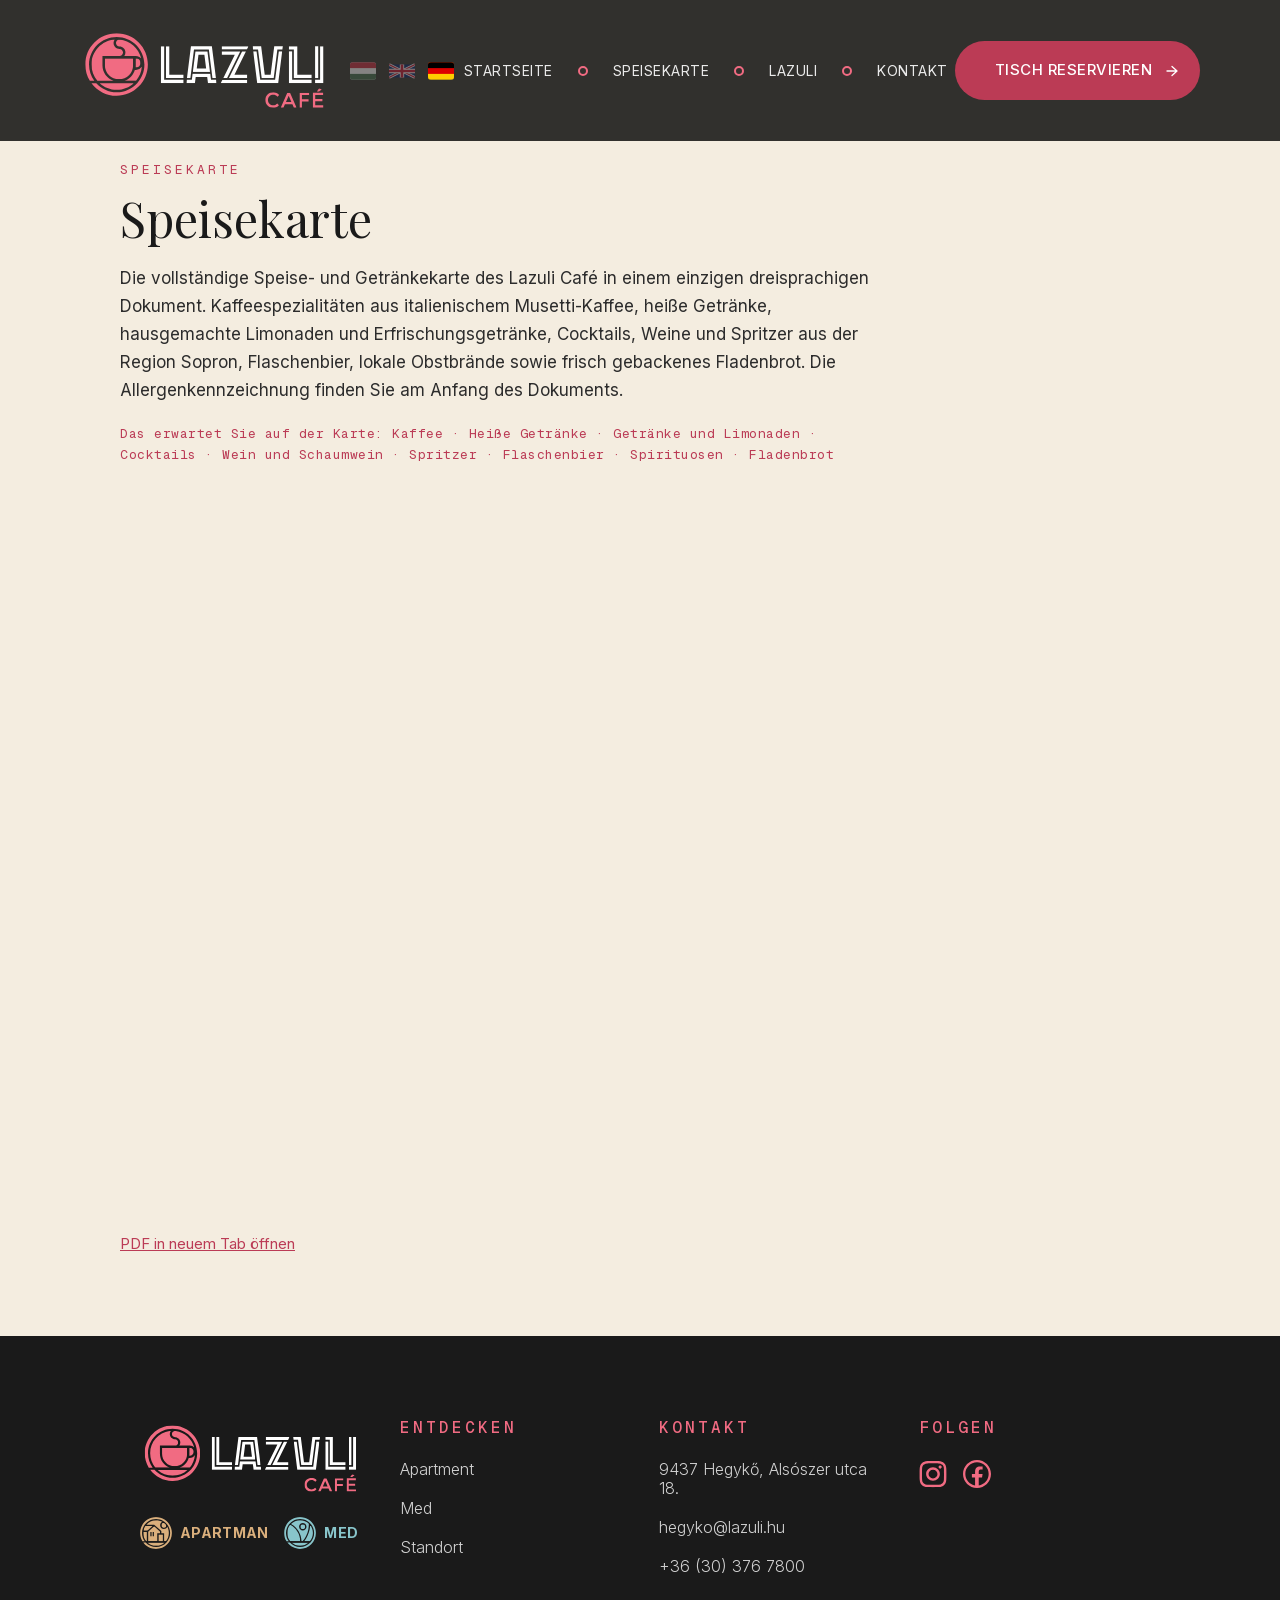
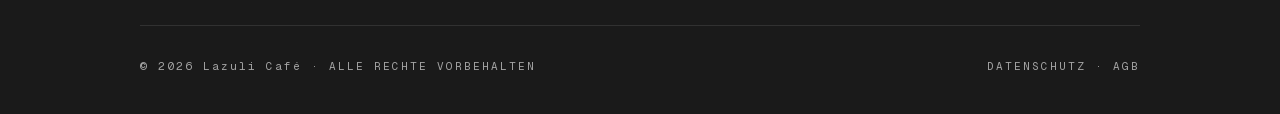
<file: speisekarte.html>
<!DOCTYPE html>
<html lang="de">
<head>
<!-- CookieYes banner (consent) – a GTM elé töltjük be -->
<script id="cookieyes" type="text/javascript" src="https://cdn-cookieyes.com/client_data/cb4bae2f5099c113811184f11fed3576/script.js"></script>
<!-- End CookieYes -->
<!-- Google Tag Manager -->
<script>(function(w,d,s,l,i){w[l]=w[l]||[];w[l].push({'gtm.start':
new Date().getTime(),event:'gtm.js'});var f=d.getElementsByTagName(s)[0],
j=d.createElement(s),dl=l!='dataLayer'?'&l='+l:'';j.async=true;j.src=
'https://www.googletagmanager.com/gtm.js?id='+i+dl;f.parentNode.insertBefore(j,f);
})(window,document,'script','dataLayer','GTM-55VHQCMZ');</script>
<!-- End Google Tag Manager -->

<meta charset="UTF-8">
<meta name="viewport" content="width=device-width, initial-scale=1.0">
<base href="/">
<title>Speisekarte — Lazuli Café Hegykő</title>
<meta name="description" content="Die komplette Speise- und Getränkekarte des Lazuli Café in Hegykő: italienischer Musetti-Kaffee, heiße Getränke, hausgemachte Limonaden, Cocktails, Weine und Spritzer aus Sopron, Flaschenbier, Obstbrände und frisch gebackenes Fladenbrot.">

<link rel="canonical" href="https://cafe.lazuli.hu/speisekarte">
<link rel="alternate" hreflang="hu" href="https://cafe.lazuli.hu/etlap">
<link rel="alternate" hreflang="en" href="https://cafe.lazuli.hu/menu">
<link rel="alternate" hreflang="de" href="https://cafe.lazuli.hu/speisekarte">
<link rel="alternate" hreflang="x-default" href="https://cafe.lazuli.hu/etlap">

<meta property="og:type" content="website">
<meta property="og:site_name" content="Lazuli Café">
<meta property="og:title" content="Speisekarte — Lazuli Café Hegykő">
<meta property="og:description" content="Die komplette Speise- und Getränkekarte des Lazuli Café in Hegykő: italienischer Musetti-Kaffee, heiße Getränke, hausgemachte Limonaden, Cocktails, Weine und Spritzer aus Sopron, Flaschenbier, Obstbrände und frisch gebackenes Fladenbrot.">
<meta property="og:url" content="https://cafe.lazuli.hu/speisekarte">
<meta property="og:image" content="https://cafe.lazuli.hu/assets/img/menu-main.jpg">
<meta property="og:locale" content="de_DE">
<meta name="twitter:card" content="summary_large_image">
<meta name="twitter:title" content="Speisekarte — Lazuli Café Hegykő">
<meta name="twitter:description" content="Die komplette Speise- und Getränkekarte des Lazuli Café in Hegykő: italienischer Musetti-Kaffee, heiße Getränke, hausgemachte Limonaden, Cocktails, Weine und Spritzer aus Sopron, Flaschenbier, Obstbrände und frisch gebackenes Fladenbrot.">
<meta name="twitter:image" content="https://cafe.lazuli.hu/assets/img/menu-main.jpg">

<link rel="icon" type="image/png" href="assets/icons/fav.png">
<link rel="apple-touch-icon" sizes="180x180" href="assets/icons/apple-touch-icon.png">
<link rel="stylesheet" href="assets/css/fonts.css?v=20260806">
<link rel="stylesheet" href="style.css?v=20260915">

<script type="application/ld+json">
{
  "@context": "https://schema.org",
  "@graph": [
    {
      "@type": "Menu",
      "@id": "https://cafe.lazuli.hu/speisekarte#menu",
      "name": "Speisekarte",
      "url": "https://cafe.lazuli.hu/speisekarte",
      "inLanguage": "de",
      "description": "Die komplette Speise- und Getränkekarte des Lazuli Café in Hegykő: italienischer Musetti-Kaffee, heiße Getränke, hausgemachte Limonaden, Cocktails, Weine und Spritzer aus Sopron, Flaschenbier, Obstbrände und frisch gebackenes Fladenbrot.",
      "hasMenuSection": [
        {
          "@type": "MenuSection",
          "name": "Kaffee"
        },
        {
          "@type": "MenuSection",
          "name": "Heiße Getränke"
        },
        {
          "@type": "MenuSection",
          "name": "Getränke und Limonaden"
        },
        {
          "@type": "MenuSection",
          "name": "Cocktails"
        },
        {
          "@type": "MenuSection",
          "name": "Wein und Schaumwein"
        },
        {
          "@type": "MenuSection",
          "name": "Spritzer"
        },
        {
          "@type": "MenuSection",
          "name": "Flaschenbier"
        },
        {
          "@type": "MenuSection",
          "name": "Spirituosen"
        },
        {
          "@type": "MenuSection",
          "name": "Fladenbrot"
        }
      ],
      "provider": {
        "@id": "https://cafe.lazuli.hu/#cafe"
      }
    },
    {
      "@type": "CafeOrCoffeeShop",
      "@id": "https://cafe.lazuli.hu/#cafe",
      "name": "Lazuli Café",
      "url": "https://cafe.lazuli.hu/",
      "telephone": "+36303767800",
      "email": "hegyko@lazuli.hu",
      "image": "https://cafe.lazuli.hu/assets/img/hero-bg.jpg",
      "hasMenu": {
        "@id": "https://cafe.lazuli.hu/speisekarte#menu"
      },
      "servesCuisine": [
        "Coffee",
        "Pastry",
        "Cafe"
      ],
      "address": {
        "@type": "PostalAddress",
        "streetAddress": "Alsószer utca 18.",
        "addressLocality": "Hegykő",
        "postalCode": "9437",
        "addressCountry": "HU"
      },
      "openingHoursSpecification": [
        {
          "@type": "OpeningHoursSpecification",
          "dayOfWeek": [
            "Monday",
            "Tuesday",
            "Wednesday",
            "Thursday",
            "Friday",
            "Saturday",
            "Sunday"
          ],
          "opens": "10:00",
          "closes": "17:00"
        }
      ]
    },
    {
      "@type": "BreadcrumbList",
      "itemListElement": [
        {
          "@type": "ListItem",
          "position": 1,
          "name": "Lazuli Café",
          "item": "https://cafe.lazuli.hu/"
        },
        {
          "@type": "ListItem",
          "position": 2,
          "name": "Speisekarte",
          "item": "https://cafe.lazuli.hu/speisekarte"
        }
      ]
    }
  ]
}
</script>
</head>
<body>
<!-- Google Tag Manager (noscript) -->
<noscript><iframe src="https://www.googletagmanager.com/ns.html?id=GTM-55VHQCMZ"
height="0" width="0" style="display:none;visibility:hidden"></iframe></noscript>
<!-- End Google Tag Manager (noscript) -->


<a class="skip-link" href="#tartalom" data-i18n="nav.skip">Ugrás a tartalomra</a>
<!-- ============ HEADER ============ -->
<header class="hero" style="min-height:0;background:var(--brown);">
  <nav class="nav nav--dark" id="nav">
    <div class="nav__left">
      <a class="nav__logo" href="/" data-home><img src="assets/icons/logo.svg" alt="Lazuli Café"></a>
      <div class="nav__lang" role="group" aria-label="Nyelvválasztó">
        <button class="lang-flag" data-lang="hu" aria-label="Magyar" title="Magyar">
          <svg viewBox="0 0 3 2" aria-hidden="true"><rect width="3" height="2" fill="#fff"/><rect width="3" height=".667" fill="#CD2A3E"/><rect y="1.333" width="3" height=".667" fill="#436F4D"/></svg>
        </button>
        <button class="lang-flag" data-lang="en" aria-label="English" title="English">
          <svg viewBox="0 0 60 30" aria-hidden="true"><rect width="60" height="30" fill="#012169"/><path d="M0,0 60,30 M60,0 0,30" stroke="#fff" stroke-width="6"/><path d="M0,0 60,30 M60,0 0,30" stroke="#C8102E" stroke-width="3"/><path d="M30,0 V30 M0,15 H60" stroke="#fff" stroke-width="10"/><path d="M30,0 V30 M0,15 H60" stroke="#C8102E" stroke-width="6"/></svg>
        </button>
        <button class="lang-flag" data-lang="de" aria-label="Deutsch" title="Deutsch">
          <svg viewBox="0 0 3 2" aria-hidden="true"><rect width="3" height="2" fill="#FFCE00"/><rect width="3" height="1.333" fill="#D00"/><rect width="3" height=".667" fill="#000"/></svg>
        </button>
      </div>
    </div>
    <button class="nav__toggle" id="navToggle" aria-label="Menü" aria-expanded="false" aria-controls="mobileMenu">
      <span></span><span></span><span></span>
    </button>
    <ul class="nav__menu">
      <li><a href="/" data-home data-i18n="nav.home">főoldal</a></li>
      <li><a href="/etlap" data-doc="etlap" data-i18n="nav.menu">étlap-itallap</a></li>
      <li><a href="/#vilag" data-anchor="vilag" data-i18n="nav.lazuli">Lazuli</a></li>
      <li><a href="/#helyszin" data-anchor="helyszin" data-i18n="nav.contact">Kapcsolat</a></li>
    </ul>
    <a class="btn btn--primary nav__cta" href="tel:+36303767800"><span data-i18n="btn.book">asztalfoglalás</span> <span class="arrow" aria-hidden="true"></span></a>
  </nav>
</header>

<!-- ============ MOBIL OFF-CANVAS MENÜ ============ -->
<aside class="mobile-menu" id="mobileMenu" aria-hidden="true" aria-label="Menü">
  <div class="mobile-menu__backdrop" data-menu-close></div>
  <div class="mobile-menu__panel" role="dialog" aria-modal="true">
    <div class="mobile-menu__header">
      <a class="mobile-menu__logo" href="/" data-home data-menu-close aria-label="Lazuli Café — főoldal"><img src="assets/icons/logo.svg" alt="Lazuli Café"></a>
      <button type="button" class="mobile-menu__close" data-menu-close aria-label="Menü bezárása">
        <svg viewBox="0 0 24 24" fill="none" stroke="currentColor" stroke-width="1.6" stroke-linecap="round" aria-hidden="true"><line x1="6" y1="6" x2="18" y2="18"/><line x1="18" y1="6" x2="6" y2="18"/></svg>
      </button>
    </div>
    <div class="mobile-menu__lang" role="group" aria-label="Nyelvválasztó">
      <button class="lang-flag" data-lang="hu" aria-label="Magyar" title="Magyar"><svg viewBox="0 0 3 2" aria-hidden="true"><rect width="3" height="2" fill="#fff"/><rect width="3" height=".667" fill="#CD2A3E"/><rect y="1.333" width="3" height=".667" fill="#436F4D"/></svg></button>
      <button class="lang-flag" data-lang="en" aria-label="English" title="English"><svg viewBox="0 0 60 30" aria-hidden="true"><rect width="60" height="30" fill="#012169"/><path d="M0,0 60,30 M60,0 0,30" stroke="#fff" stroke-width="6"/><path d="M0,0 60,30 M60,0 0,30" stroke="#C8102E" stroke-width="3"/><path d="M30,0 V30 M0,15 H60" stroke="#fff" stroke-width="10"/><path d="M30,0 V30 M0,15 H60" stroke="#C8102E" stroke-width="6"/></svg></button>
      <button class="lang-flag" data-lang="de" aria-label="Deutsch" title="Deutsch"><svg viewBox="0 0 3 2" aria-hidden="true"><rect width="3" height="2" fill="#FFCE00"/><rect width="3" height="1.333" fill="#D00"/><rect width="3" height=".667" fill="#000"/></svg></button>
    </div>
    <ul class="mobile-menu__links">
      <li><a href="/" data-home data-menu-close data-i18n="nav.home">főoldal</a></li>
      <li><a href="/etlap" data-doc="etlap" data-menu-close data-i18n="nav.menu">étlap-itallap</a></li>
      <li><a href="/#vilag" data-anchor="vilag" data-menu-close data-i18n="nav.lazuli">Lazuli</a></li>
      <li><a href="/#helyszin" data-anchor="helyszin" data-menu-close data-i18n="nav.contact">Kapcsolat</a></li>
    </ul>
    <a class="btn btn--primary mobile-menu__cta" href="tel:+36303767800" data-menu-close><span data-i18n="btn.book">asztalfoglalás</span> <span class="arrow" aria-hidden="true"></span></a>
  </div>
</aside>

<!-- ============ ÉTLAP (PDF) ============ -->
<main class="doc" id="tartalom">
  <div class="doc__inner">
    <p class="doc__sub">SPEISEKARTE</p>
    <h1 class="doc__title">Speisekarte</h1>
    <p class="doc__intro">Die vollständige Speise- und Getränkekarte des Lazuli Café in einem einzigen dreisprachigen Dokument. Kaffeespezialitäten aus italienischem Musetti-Kaffee, heiße Getränke, hausgemachte Limonaden und Erfrischungsgetränke, Cocktails, Weine und Spritzer aus der Region Sopron, Flaschenbier, lokale Obstbrände sowie frisch gebackenes Fladenbrot. Die Allergenkennzeichnung finden Sie am Anfang des Dokuments.</p>
    <p class="doc__intro doc__intro--sections">Das erwartet Sie auf der Karte: Kaffee · Heiße Getränke · Getränke und Limonaden · Cocktails · Wein und Schaumwein · Spritzer · Flaschenbier · Spirituosen · Fladenbrot</p>
    <div id="adobe-dc-view" style="width:100%;"></div>
    <p class="doc__fallback"><a id="docDownload" href="assets/docs/etlap-itallap.pdf" target="_blank" rel="noopener">PDF in neuem Tab öffnen</a></p>
  </div>
</main>

<!-- ============ FOOTER ============ -->
<footer class="footer">
  <div class="footer__cols">
    <div class="footer__brand">
      <a href="/" data-home><img class="footer__logo" src="assets/icons/logo.svg" alt="Lazuli Café"></a>
      <div class="footer__badges">
        <a class="badge badge--gold" href="https://apartman.lazuli.hu/apartmanok/" target="_blank" rel="noopener">
          <svg xmlns="http://www.w3.org/2000/svg" width="40" height="40" viewBox="0 0 40 40" fill="none" aria-hidden="true"><mask id="mask0_443_3579" style="mask-type:luminance" maskUnits="userSpaceOnUse" x="26" y="7" width="8" height="7"><path d="M33.1568 7.20898H26.6685V13.6973H33.1568V7.20898Z" fill="white"></path></mask><g mask="url(#mask0_443_3579)"><mask id="mask1_443_3579" style="mask-type:luminance" maskUnits="userSpaceOnUse" x="26" y="7" width="7" height="7"><path d="M26.6685 10.4314C26.6624 12.1804 28.075 13.6052 29.8178 13.6113C31.5607 13.6113 32.9794 12.217 32.9978 10.4742C32.105 9.26337 31.0409 8.18708 29.8484 7.26367V7.2759H29.8301C28.0933 7.2759 26.6746 8.68242 26.6685 10.4253" fill="white"></path></mask><g mask="url(#mask1_443_3579)"><mask id="mask2_443_3579" style="mask-type:luminance" maskUnits="userSpaceOnUse" x="26" y="7" width="8" height="7"><path d="M33.0837 7.18359H26.626V13.6413H33.0837V7.18359Z" fill="white"></path></mask><g mask="url(#mask2_443_3579)"><path d="M43.064 -3.06641H-3.06348V43.0611H43.064V-3.06641Z" fill="#DAAF7C"></path></g></g></g><mask id="mask3_443_3579" style="mask-type:luminance" maskUnits="userSpaceOnUse" x="0" y="0" width="40" height="40"><path d="M40 0H0V40H40V0Z" fill="white"></path></mask><g mask="url(#mask3_443_3579)"><mask id="mask4_443_3579" style="mask-type:luminance" maskUnits="userSpaceOnUse" x="0" y="0" width="40" height="40"><path d="M20.003 0.152344C9.0689 0.152344 0.195639 8.99503 0.152832 19.9108V20.082C0.171178 23.8246 1.223 27.3225 3.03924 30.3068H5.85838C3.75473 27.4142 2.50721 23.849 2.50721 19.9964C2.50721 10.2976 10.3959 2.41499 20.0886 2.41499C29.7813 2.41499 37.6761 10.2976 37.6761 19.9964C37.6761 24.4972 35.97 28.6067 33.1814 31.7255V31.8417H33.0775C29.8547 35.3641 25.2316 37.5778 20.0947 37.5778C14.9579 37.5778 10.3286 35.3641 7.11201 31.8417H4.07884C7.69908 36.7033 13.4841 39.8466 20.0091 39.8466C30.9738 39.8466 39.8593 30.9611 39.8593 19.9964C39.8593 9.03172 30.9677 0.152344 20.003 0.152344Z" fill="white"></path></mask><g mask="url(#mask4_443_3579)"><mask id="mask5_443_3579" style="mask-type:luminance" maskUnits="userSpaceOnUse" x="0" y="0" width="40" height="40"><path d="M39.9815 0.140625H0.0610352V39.9144H39.9815V0.140625Z" fill="white"></path></mask><g mask="url(#mask5_443_3579)"><path d="M43.064 -3.06445H-3.06348V43.0631H43.064V-3.06445Z" fill="#DAAF7C"></path></g></g></g><mask id="mask6_443_3579" style="mask-type:luminance" maskUnits="userSpaceOnUse" x="10" y="11" width="16" height="20"><path d="M25.2256 11.5332H10.0903V30.4539H25.2256V11.5332Z" fill="white"></path></mask><g mask="url(#mask6_443_3579)"><mask id="mask7_443_3579" style="mask-type:luminance" maskUnits="userSpaceOnUse" x="10" y="11" width="16" height="20"><path d="M12.9277 18.7738H14.4565V23.9962H12.9277V18.7738ZM15.8631 18.7738H17.3919V23.9962H15.8631V18.7738ZM10.1453 30.3133H21.5503V20.3209H25.1705V18.2906L17.7038 11.625L10.1392 18.2906V30.3133H10.1453Z" fill="white"></path></mask><g mask="url(#mask7_443_3579)"><mask id="mask8_443_3579" style="mask-type:luminance" maskUnits="userSpaceOnUse" x="10" y="11" width="16" height="20"><path d="M25.3047 11.5879H10.041V30.374H25.3047V11.5879Z" fill="white"></path></mask><g mask="url(#mask8_443_3579)"><path d="M43.0635 -3.06445H-3.06396V43.0631H43.0635V-3.06445Z" fill="#DAAF7C"></path></g></g></g><mask id="mask9_443_3579" style="mask-type:luminance" maskUnits="userSpaceOnUse" x="7" y="3" width="30" height="28"><path d="M36.2208 3.78516H7.74805V30.4539H36.2208V3.78516Z" fill="white"></path></mask><g mask="url(#mask9_443_3579)"><mask id="mask10_443_3579" style="mask-type:luminance" maskUnits="userSpaceOnUse" x="7" y="3" width="30" height="28"><path d="M7.80273 9.68118H17.5872L17.7034 9.57722L26.6989 17.6005V20.3218H30.1602V30.3141H32.3739C34.7222 27.5256 36.1348 23.9237 36.1348 19.9976C36.1348 17.2091 35.4132 14.5795 34.1534 12.2863C33.438 13.9619 31.7685 15.1482 29.8299 15.1482H29.8055C27.2126 15.136 25.1151 13.0201 25.1334 10.4272C25.1456 8.46424 26.3626 6.78254 28.0871 6.09152C25.7266 4.72781 22.9992 3.95117 20.0883 3.95117C15.1655 3.95117 10.7503 6.18325 7.80885 9.6873" fill="white"></path></mask><g mask="url(#mask10_443_3579)"><mask id="mask11_443_3579" style="mask-type:luminance" maskUnits="userSpaceOnUse" x="7" y="3" width="30" height="28"><path d="M36.1656 3.95703H7.69287V30.375H36.1656V3.95703Z" fill="white"></path></mask><g mask="url(#mask11_443_3579)"><path d="M43.0635 -3.0625H-3.06396V43.065H43.0635V-3.0625Z" fill="#DAAF7C"></path></g></g></g><mask id="mask12_443_3579" style="mask-type:luminance" maskUnits="userSpaceOnUse" x="3" y="18" width="6" height="13"><path d="M8.64719 18.5605H3.96289V30.4548H8.64719V18.5605Z" fill="white"></path></mask><g mask="url(#mask12_443_3579)"><mask id="mask13_443_3579" style="mask-type:luminance" maskUnits="userSpaceOnUse" x="4" y="18" width="5" height="13"><path d="M8.61622 30.3138V18.707H4.09703C4.06645 19.129 4.04199 19.5632 4.04199 19.9974C4.04199 23.9172 5.46074 27.5191 7.80289 30.3138H8.62233H8.61622Z" fill="white"></path></mask><g mask="url(#mask13_443_3579)"><mask id="mask14_443_3579" style="mask-type:luminance" maskUnits="userSpaceOnUse" x="4" y="18" width="5" height="13"><path d="M8.72046 18.6348H4.02393V30.3761H8.72046V18.6348Z" fill="white"></path></mask><g mask="url(#mask14_443_3579)"><path d="M43.064 -3.0625H-3.06348V43.065H43.064V-3.0625Z" fill="#DAAF7C"></path></g></g></g><mask id="mask15_443_3579" style="mask-type:luminance" maskUnits="userSpaceOnUse" x="23" y="21" width="6" height="10"><path d="M28.6318 21.8555H23.0791V30.319H28.6318V21.8555Z" fill="white"></path></mask><g mask="url(#mask15_443_3579)"><mask id="mask16_443_3579" style="mask-type:luminance" maskUnits="userSpaceOnUse" x="22" y="21" width="7" height="10"><path d="M28.6804 21.7148H22.9565V30.3741H28.6804V21.7148Z" fill="white"></path></mask><g mask="url(#mask16_443_3579)"><path d="M43.064 -3.06445H-3.06348V43.0631H43.064V-3.06445Z" fill="#DAAF7C"></path></g></g><mask id="mask17_443_3579" style="mask-type:luminance" maskUnits="userSpaceOnUse" x="4" y="11" width="13" height="7"><path d="M16.0402 11.1719H4.146V17.2994H16.0402V11.1719Z" fill="white"></path></mask><g mask="url(#mask17_443_3579)"><mask id="mask18_443_3579" style="mask-type:luminance" maskUnits="userSpaceOnUse" x="4" y="11" width="12" height="7"><path d="M9.09348 17.1775L15.857 11.209H6.6596C5.49159 12.9824 4.67214 15.0005 4.28076 17.1775H9.09348Z" fill="white"></path></mask><g mask="url(#mask18_443_3579)"><mask id="mask19_443_3579" style="mask-type:luminance" maskUnits="userSpaceOnUse" x="4" y="11" width="12" height="7"><path d="M15.9117 11.1484H4.17041V17.3126H15.9117V11.1484Z" fill="white"></path></mask><g mask="url(#mask19_443_3579)"><path d="M43.0635 -3.0625H-3.06396V43.065H43.0635V-3.0625Z" fill="#DAAF7C"></path></g></g></g><mask id="mask20_443_3579" style="mask-type:luminance" maskUnits="userSpaceOnUse" x="9" y="31" width="22" height="6"><path d="M30.9919 31.7148H9.19092V36.2218H30.9919V31.7148Z" fill="white"></path></mask><g mask="url(#mask20_443_3579)"><mask id="mask21_443_3579" style="mask-type:luminance" maskUnits="userSpaceOnUse" x="9" y="31" width="22" height="6"><path d="M30.9063 31.8496H9.27051C12.1263 34.4608 15.9239 36.0569 20.0945 36.0569C24.2652 36.0569 28.0627 34.4608 30.9186 31.8496" fill="white"></path></mask><g mask="url(#mask21_443_3579)"><mask id="mask22_443_3579" style="mask-type:luminance" maskUnits="userSpaceOnUse" x="9" y="31" width="23" height="6"><path d="M31.0284 31.8438H9.16016V36.1H31.0284V31.8438Z" fill="white"></path></mask><g mask="url(#mask22_443_3579)"><path d="M43.0635 -3.0625H-3.06396V43.065H43.0635V-3.0625Z" fill="#DAAF7C"></path></g></g></g></svg>
          <span>Apartman</span>
        </a>
        <a class="badge badge--teal" href="https://med.lazuli.hu/" target="_blank" rel="noopener">
          <svg xmlns="http://www.w3.org/2000/svg" width="40" height="40" viewBox="0 0 40 40" fill="none" aria-hidden="true"><mask id="mask0_176_965" style="mask-type:luminance" maskUnits="userSpaceOnUse" x="20" y="9" width="7" height="7"><path d="M26.6664 9.00684H20.3623V15.311H26.6664V9.00684Z" fill="white"></path></mask><g mask="url(#mask0_176_965)"><mask id="mask1_176_965" style="mask-type:luminance" maskUnits="userSpaceOnUse" x="20" y="9" width="7" height="7"><path d="M23.4787 15.287C25.1746 15.287 26.5649 13.9028 26.5649 12.2009C26.5649 10.499 25.1806 9.11475 23.4787 9.11475C21.7769 9.11475 20.3926 10.499 20.3926 12.2009C20.3926 13.9028 21.7769 15.287 23.4787 15.287Z" fill="white"></path></mask><g mask="url(#mask1_176_965)"><mask id="mask2_176_965" style="mask-type:luminance" maskUnits="userSpaceOnUse" x="20" y="9" width="7" height="7"><path d="M26.6005 9.04297H20.2725V15.3711H26.6005V9.04297Z" fill="white"></path></mask><g mask="url(#mask2_176_965)"><path d="M43.0623 -3.06201H-3.06201V43.0623H43.0623V-3.06201Z" fill="#88C5CB"></path></g></g></g><mask id="mask3_176_965" style="mask-type:luminance" maskUnits="userSpaceOnUse" x="25" y="9" width="12" height="22"><path d="M36.2189 9.91162H25.0488V30.4539H36.2189V9.91162Z" fill="white"></path></mask><g mask="url(#mask3_176_965)"><mask id="mask4_176_965" style="mask-type:luminance" maskUnits="userSpaceOnUse" x="25" y="10" width="12" height="21"><path d="M32.677 10.0553C32.5991 12.0268 32.3594 14.0044 31.9519 15.9459C30.8493 21.2194 28.5122 26.1991 25.1924 30.4358H32.2576C34.6725 27.6253 36.1347 23.9759 36.1347 19.9909C36.1347 16.2396 34.8343 12.7879 32.671 10.0493" fill="white"></path></mask><g mask="url(#mask4_176_965)"><mask id="mask5_176_965" style="mask-type:luminance" maskUnits="userSpaceOnUse" x="25" y="10" width="12" height="21"><path d="M36.2367 10.0493H25.1626V30.4718H36.2367V10.0493Z" fill="white"></path></mask><g mask="url(#mask5_176_965)"><path d="M43.0623 -3.06201H-3.06201V43.0623H43.0623V-3.06201Z" fill="#88C5CB"></path></g></g></g><mask id="mask6_176_965" style="mask-type:luminance" maskUnits="userSpaceOnUse" x="0" y="0" width="40" height="40"><path d="M40 0H0V40H40V0Z" fill="white"></path></mask><g mask="url(#mask6_176_965)"><mask id="mask7_176_965" style="mask-type:luminance" maskUnits="userSpaceOnUse" x="0" y="0" width="40" height="40"><path d="M19.9492 0.149902C9.00684 0.173872 0.149902 9.05477 0.149902 20.0031C0.149902 23.8383 1.23455 27.4098 3.1162 30.448H5.95067C3.78737 27.5177 2.49897 23.9102 2.49897 20.0031C2.49897 10.3072 10.3911 2.41507 20.087 2.41507C29.7829 2.41507 37.675 10.3072 37.675 20.0031C37.675 24.5095 35.9731 28.6203 33.1866 31.7304V31.9821H32.9589C29.7469 35.4338 25.1746 37.5911 20.099 37.5911C15.0233 37.5911 10.4451 35.4278 7.22707 31.9761H4.17089C7.80235 36.7641 13.5372 39.8503 20.0091 39.8503C30.9694 39.8503 39.8623 30.9634 39.8623 19.9971C39.8563 9.05477 30.9934 0.173872 20.063 0.149902H19.9612H19.9492Z" fill="white"></path></mask><g mask="url(#mask7_176_965)"><mask id="mask8_176_965" style="mask-type:luminance" maskUnits="userSpaceOnUse" x="0" y="0" width="40" height="40"><path d="M39.9759 0.125488H0.137695V39.9637H39.9759V0.125488Z" fill="white"></path></mask><g mask="url(#mask8_176_965)"><path d="M43.0623 -3.0625H-3.06201V43.0618H43.0623V-3.0625Z" fill="#88C5CB"></path></g></g></g><mask id="mask9_176_965" style="mask-type:luminance" maskUnits="userSpaceOnUse" x="9" y="31" width="22" height="6"><path d="M30.8133 31.8921H9.37207V36.2187H30.8133V31.8921Z" fill="white"></path></mask><g mask="url(#mask9_176_965)"><mask id="mask10_176_965" style="mask-type:luminance" maskUnits="userSpaceOnUse" x="9" y="31" width="22" height="6"><path d="M30.7655 31.9697H9.4082C12.2487 34.4986 15.988 36.0506 20.0869 36.0506C24.1857 36.0506 27.9251 34.5106 30.7655 31.9697Z" fill="white"></path></mask><g mask="url(#mask10_176_965)"><mask id="mask11_176_965" style="mask-type:luminance" maskUnits="userSpaceOnUse" x="9" y="31" width="22" height="6"><path d="M30.7715 31.9102H9.34229V36.0809H30.7715V31.9102Z" fill="white"></path></mask><g mask="url(#mask11_176_965)"><path d="M43.0618 -3.06201H-3.0625V43.0623H43.0618V-3.06201Z" fill="#88C5CB"></path></g></g></g><mask id="mask12_176_965" style="mask-type:luminance" maskUnits="userSpaceOnUse" x="3" y="9" width="18" height="22"><path d="M20.543 9.73193H3.96777V30.454H20.543V9.73193Z" fill="white"></path></mask><g mask="url(#mask12_176_965)"><mask id="mask13_176_965" style="mask-type:luminance" maskUnits="userSpaceOnUse" x="4" y="9" width="17" height="22"><path d="M7.90987 30.4422H20.3803C20.1945 21.7351 15.3945 13.8969 7.7241 9.76807C5.41699 12.5486 4.03271 16.1141 4.03271 19.9973C4.03271 23.8804 5.49489 27.6317 7.90987 30.4362" fill="white"></path></mask><g mask="url(#mask13_176_965)"><mask id="mask14_176_965" style="mask-type:luminance" maskUnits="userSpaceOnUse" x="4" y="9" width="17" height="22"><path d="M20.4165 9.76221H4.021V30.4723H20.4165V9.76221Z" fill="white"></path></mask><g mask="url(#mask14_176_965)"><path d="M43.0618 -3.06201H-3.0625V43.0623H43.0618V-3.06201Z" fill="#88C5CB"></path></g></g></g><mask id="mask15_176_965" style="mask-type:luminance" maskUnits="userSpaceOnUse" x="8" y="3" width="24" height="28"><path d="M31.1673 3.78125H8.64746V30.4479H31.1673V3.78125Z" fill="white"></path></mask><g mask="url(#mask15_176_965)"><mask id="mask16_176_965" style="mask-type:luminance" maskUnits="userSpaceOnUse" x="8" y="3" width="24" height="28"><path d="M23.4787 7.59852C26.0255 7.59852 28.0929 9.66594 28.0929 12.2128C28.0929 14.7596 26.0255 16.827 23.4787 16.827C20.9318 16.827 18.8644 14.7596 18.8644 12.2128C18.8644 9.66594 20.9318 7.59852 23.4787 7.59852ZM8.79102 8.60526C16.767 13.0517 21.7289 21.2974 21.9086 30.442H23.221C26.8105 26.1933 29.3094 21.0817 30.4539 15.6405C30.9573 13.2555 31.191 10.8225 31.167 8.40751C28.2846 5.65096 24.3835 3.95508 20.0869 3.95508C15.7903 3.95508 11.6974 5.73485 8.79102 8.61126" fill="white"></path></mask><g mask="url(#mask16_176_965)"><mask id="mask17_176_965" style="mask-type:luminance" maskUnits="userSpaceOnUse" x="8" y="3" width="24" height="28"><path d="M31.203 3.86475H8.76709V30.4715H31.203V3.86475Z" fill="white"></path></mask><g mask="url(#mask17_176_965)"><path d="M43.0623 -3.0625H-3.06201V43.0618H43.0623V-3.0625Z" fill="#88C5CB"></path></g></g></g></svg>
          <span>Med</span>
        </a>
      </div>
    </div>
    <nav class="footer__col">
      <p class="footer__title" data-i18n="foot.explore">FELFEDEZÉS</p>
      <a href="https://apartman.lazuli.hu/apartmanok/" data-i18n="foot.l.apartman">Apartman</a>
      <a href="https://med.lazuli.hu/" target="_blank" rel="noopener" data-i18n="foot.l.longevity">Med</a>
      <a href="/#helyszin" data-anchor="helyszin" data-i18n="foot.l.location">Helyszín</a>
    </nav>
    <div class="footer__col">
      <p class="footer__title" data-i18n="foot.contact">KAPCSOLAT</p>
      <a href="/#helyszin" data-anchor="helyszin" data-i18n="foot.addr">9437 Hegykő, Alsószer utca 18.</a>
      <a href="mailto:hegyko@lazuli.hu" data-i18n="foot.email">hegyko@lazuli.hu</a>
      <a href="tel:+36303767800" data-i18n="foot.phone">+36 (30) 376 7800</a>
    </div>
    <div class="footer__col">
      <p class="footer__title" data-i18n="foot.follow">KÖVESS</p>
      <div class="footer__social">
        <a href="https://www.instagram.com/cafelazuli.hegyko/"><img src="assets/icons/icon-instagram.svg" alt="Instagram"></a>
        <a href="https://www.facebook.com/cafelazuli.hegyko"><img src="assets/icons/icon-facebook.svg" alt="Facebook"></a>
      </div>
    </div>
  </div>
  <div class="footer__divider"></div>
  <div class="footer__bottom">
    <span data-i18n="foot.copyright">© 2026 Lazuli Café · MINDEN JOG FENNTARTVA</span>
    <span class="footer__legal">
      <a href="/adatkezeles" data-doc="adatkezeles" target="_blank" rel="noopener" data-i18n="foot.privacy">ADATVÉDELEM</a> ·
      <a href="/aszf" data-doc="aszf" target="_blank" rel="noopener" data-i18n="foot.terms">ÁSZF</a>
    </span>
  </div>
</footer>

<!-- ============ SCRIPTS ============ -->
<script src="i18n.js?v=20261116"></script>
<script>
// off-canvas mobil menü
  (function(){
    var btn = document.getElementById('navToggle');
    var menu = document.getElementById('mobileMenu');
    if (!btn || !menu) return;
    var panel = menu.querySelector('.mobile-menu__panel');
    var lastFocused = null;
    function focusables(){ return panel.querySelectorAll('a[href], button:not([disabled])'); }
    function openMenu(){
      lastFocused = document.activeElement;
      menu.classList.add('is-open'); menu.setAttribute('aria-hidden','false'); btn.setAttribute('aria-expanded','true'); document.body.classList.add('menu-open');
      var f = focusables();
      if (f.length) f[0].focus();
    }
    function closeMenu(){
      menu.classList.remove('is-open'); menu.setAttribute('aria-hidden','true'); btn.setAttribute('aria-expanded','false'); document.body.classList.remove('menu-open');
      if (lastFocused && lastFocused.focus) lastFocused.focus();
    }
    btn.addEventListener('click', openMenu);
    menu.querySelectorAll('[data-menu-close]').forEach(function(el){ el.addEventListener('click', closeMenu); });
    document.addEventListener('keydown', function(e){
      if (!menu.classList.contains('is-open')) return;
      if (e.key === 'Escape'){ closeMenu(); return; }
      // fókuszcsapda: Tab a panelen belül marad
      if (e.key === 'Tab'){
        var f = focusables();
        if (!f.length) return;
        var first = f[0], last = f[f.length - 1];
        if (e.shiftKey && document.activeElement === first){ e.preventDefault(); last.focus(); }
        else if (!e.shiftKey && document.activeElement === last){ e.preventDefault(); first.focus(); }
      }
    });
    window.addEventListener('resize', function(){ if (window.innerWidth > 1200 && menu.classList.contains('is-open')) closeMenu(); });
  })();

  // sticky nav összemenés görgetésnél
  (function(){
    var nav = document.getElementById('nav');
    function onScroll(){ nav.classList.toggle('nav--scrolled', window.scrollY > 80); }
    window.addEventListener('scroll', onScroll, {passive:true});
  })();
</script>

<script>
  (function(){
    var PAGE_LANG = "de";
    var URLS = { hu: "/etlap", en: "/menu", de: "/speisekarte" };

    function boot(){
      // A közös i18n.js az útvonalból csak a /en és /de FŐOLDALT ismeri fel, az
      // étlap-oldalak címét (/menu, /speisekarte) nem — ezért magyarra állítaná a
      // fejlécet és a láblécet. Itt kényszerítjük az oldal saját nyelvét.
      // A persist=false szándékos: ne írjuk felül a látogató korábbi választását.
      if (window.LazuliI18n) window.LazuliI18n.applyLang(PAGE_LANG, false);

      // A zászlók a TESTVÉR URL-re navigálnak, nem helyben váltanak nyelvet — így a
      // canonical és a hreflang-klaszter végig konzisztens marad.
      document.querySelectorAll(".lang-flag").forEach(function (b) {
        var clone = b.cloneNode(true);
        b.parentNode.replaceChild(clone, b);
        clone.addEventListener("click", function () {
          var lang = clone.getAttribute("data-lang");
          try { localStorage.setItem("lazuli-lang", lang); } catch (e) {}
          if (URLS[lang]) location.href = URLS[lang];
        });
      });
    }

    // Az i18n.js saját init()-je is DOMContentLoaded-re fut és ELŐBB regisztrált,
    // ezért a miénk utána és felülbírálja.
    if (document.readyState === "loading") { document.addEventListener("DOMContentLoaded", boot); }
    else { boot(); }
  })();
</script>

<!-- Adobe PDF Embed -->
<script src="https://documentservices.adobe.com/view-sdk/viewer.js"></script>
<script type="text/javascript">
  var pdfURL = new URL("assets/docs/etlap-itallap.pdf", location.href).href;
  document.addEventListener("adobe_dc_view_sdk.ready", function(){
    var adobeDCView = new AdobeDC.View({ clientId: "6ddde5ab3f7d4e5581de9cc9f273c25e", divId: "adobe-dc-view" });
    adobeDCView.previewFile({
      content:  { location: { url: pdfURL } },
      metaData: { fileName: "Speisekarte.pdf" }
    }, { embedMode: "IN_LINE" });
  });
</script>
</body>
</html>
</file>
<file: assets/css/fonts.css>
/* latin-ext */
@font-face {
  font-family: 'Funnel Display';
  font-style: normal;
  font-weight: 400;
  font-display: swap;
  src: url(../fonts/funnel-display-400-latin-ext.woff2) format('woff2');
  unicode-range: U+0100-02BA, U+02BD-02C5, U+02C7-02CC, U+02CE-02D7, U+02DD-02FF, U+0304, U+0308, U+0329, U+1D00-1DBF, U+1E00-1E9F, U+1EF2-1EFF, U+2020, U+20A0-20AB, U+20AD-20C0, U+2113, U+2C60-2C7F, U+A720-A7FF;
}
/* latin */
@font-face {
  font-family: 'Funnel Display';
  font-style: normal;
  font-weight: 400;
  font-display: swap;
  src: url(../fonts/funnel-display-400-latin.woff2) format('woff2');
  unicode-range: U+0000-00FF, U+0131, U+0152-0153, U+02BB-02BC, U+02C6, U+02DA, U+02DC, U+0304, U+0308, U+0329, U+2000-206F, U+20AC, U+2122, U+2191, U+2193, U+2212, U+2215, U+FEFF, U+FFFD;
}
/* latin-ext */
@font-face {
  font-family: 'Geist Mono';
  font-style: normal;
  font-weight: 400;
  font-display: swap;
  src: url(../fonts/geist-mono-400-latin-ext.woff2) format('woff2');
  unicode-range: U+0100-02BA, U+02BD-02C5, U+02C7-02CC, U+02CE-02D7, U+02DD-02FF, U+0304, U+0308, U+0329, U+1D00-1DBF, U+1E00-1E9F, U+1EF2-1EFF, U+2020, U+20A0-20AB, U+20AD-20C0, U+2113, U+2C60-2C7F, U+A720-A7FF;
}
/* latin */
@font-face {
  font-family: 'Geist Mono';
  font-style: normal;
  font-weight: 400;
  font-display: swap;
  src: url(../fonts/geist-mono-400-latin.woff2) format('woff2');
  unicode-range: U+0000-00FF, U+0131, U+0152-0153, U+02BB-02BC, U+02C6, U+02DA, U+02DC, U+0304, U+0308, U+0329, U+2000-206F, U+20AC, U+2122, U+2191, U+2193, U+2212, U+2215, U+FEFF, U+FFFD;
}
/* latin-ext */
@font-face {
  font-family: 'Geist Mono';
  font-style: normal;
  font-weight: 500;
  font-display: swap;
  src: url(../fonts/geist-mono-500-latin-ext.woff2) format('woff2');
  unicode-range: U+0100-02BA, U+02BD-02C5, U+02C7-02CC, U+02CE-02D7, U+02DD-02FF, U+0304, U+0308, U+0329, U+1D00-1DBF, U+1E00-1E9F, U+1EF2-1EFF, U+2020, U+20A0-20AB, U+20AD-20C0, U+2113, U+2C60-2C7F, U+A720-A7FF;
}
/* latin */
@font-face {
  font-family: 'Geist Mono';
  font-style: normal;
  font-weight: 500;
  font-display: swap;
  src: url(../fonts/geist-mono-500-latin.woff2) format('woff2');
  unicode-range: U+0000-00FF, U+0131, U+0152-0153, U+02BB-02BC, U+02C6, U+02DA, U+02DC, U+0304, U+0308, U+0329, U+2000-206F, U+20AC, U+2122, U+2191, U+2193, U+2212, U+2215, U+FEFF, U+FFFD;
}
/* latin-ext */
@font-face {
  font-family: 'Inter';
  font-style: normal;
  font-weight: 300;
  font-display: swap;
  src: url(../fonts/inter-300-latin-ext.woff2) format('woff2');
  unicode-range: U+0100-02BA, U+02BD-02C5, U+02C7-02CC, U+02CE-02D7, U+02DD-02FF, U+0304, U+0308, U+0329, U+1D00-1DBF, U+1E00-1E9F, U+1EF2-1EFF, U+2020, U+20A0-20AB, U+20AD-20C0, U+2113, U+2C60-2C7F, U+A720-A7FF;
}
/* latin */
@font-face {
  font-family: 'Inter';
  font-style: normal;
  font-weight: 300;
  font-display: swap;
  src: url(../fonts/inter-300-latin.woff2) format('woff2');
  unicode-range: U+0000-00FF, U+0131, U+0152-0153, U+02BB-02BC, U+02C6, U+02DA, U+02DC, U+0304, U+0308, U+0329, U+2000-206F, U+20AC, U+2122, U+2191, U+2193, U+2212, U+2215, U+FEFF, U+FFFD;
}
/* latin-ext */
@font-face {
  font-family: 'Inter';
  font-style: normal;
  font-weight: 400;
  font-display: swap;
  src: url(../fonts/inter-400-latin-ext.woff2) format('woff2');
  unicode-range: U+0100-02BA, U+02BD-02C5, U+02C7-02CC, U+02CE-02D7, U+02DD-02FF, U+0304, U+0308, U+0329, U+1D00-1DBF, U+1E00-1E9F, U+1EF2-1EFF, U+2020, U+20A0-20AB, U+20AD-20C0, U+2113, U+2C60-2C7F, U+A720-A7FF;
}
/* latin */
@font-face {
  font-family: 'Inter';
  font-style: normal;
  font-weight: 400;
  font-display: swap;
  src: url(../fonts/inter-400-latin.woff2) format('woff2');
  unicode-range: U+0000-00FF, U+0131, U+0152-0153, U+02BB-02BC, U+02C6, U+02DA, U+02DC, U+0304, U+0308, U+0329, U+2000-206F, U+20AC, U+2122, U+2191, U+2193, U+2212, U+2215, U+FEFF, U+FFFD;
}
/* latin-ext */
@font-face {
  font-family: 'Inter';
  font-style: normal;
  font-weight: 500;
  font-display: swap;
  src: url(../fonts/inter-500-latin-ext.woff2) format('woff2');
  unicode-range: U+0100-02BA, U+02BD-02C5, U+02C7-02CC, U+02CE-02D7, U+02DD-02FF, U+0304, U+0308, U+0329, U+1D00-1DBF, U+1E00-1E9F, U+1EF2-1EFF, U+2020, U+20A0-20AB, U+20AD-20C0, U+2113, U+2C60-2C7F, U+A720-A7FF;
}
/* latin */
@font-face {
  font-family: 'Inter';
  font-style: normal;
  font-weight: 500;
  font-display: swap;
  src: url(../fonts/inter-500-latin.woff2) format('woff2');
  unicode-range: U+0000-00FF, U+0131, U+0152-0153, U+02BB-02BC, U+02C6, U+02DA, U+02DC, U+0304, U+0308, U+0329, U+2000-206F, U+20AC, U+2122, U+2191, U+2193, U+2212, U+2215, U+FEFF, U+FFFD;
}
/* latin-ext */
@font-face {
  font-family: 'Inter';
  font-style: normal;
  font-weight: 700;
  font-display: swap;
  src: url(../fonts/inter-700-latin-ext.woff2) format('woff2');
  unicode-range: U+0100-02BA, U+02BD-02C5, U+02C7-02CC, U+02CE-02D7, U+02DD-02FF, U+0304, U+0308, U+0329, U+1D00-1DBF, U+1E00-1E9F, U+1EF2-1EFF, U+2020, U+20A0-20AB, U+20AD-20C0, U+2113, U+2C60-2C7F, U+A720-A7FF;
}
/* latin */
@font-face {
  font-family: 'Inter';
  font-style: normal;
  font-weight: 700;
  font-display: swap;
  src: url(../fonts/inter-700-latin.woff2) format('woff2');
  unicode-range: U+0000-00FF, U+0131, U+0152-0153, U+02BB-02BC, U+02C6, U+02DA, U+02DC, U+0304, U+0308, U+0329, U+2000-206F, U+20AC, U+2122, U+2191, U+2193, U+2212, U+2215, U+FEFF, U+FFFD;
}
/* latin-ext */
@font-face {
  font-family: 'Montserrat';
  font-style: normal;
  font-weight: 600;
  font-display: swap;
  src: url(../fonts/montserrat-600-latin-ext.woff2) format('woff2');
  unicode-range: U+0100-02BA, U+02BD-02C5, U+02C7-02CC, U+02CE-02D7, U+02DD-02FF, U+0304, U+0308, U+0329, U+1D00-1DBF, U+1E00-1E9F, U+1EF2-1EFF, U+2020, U+20A0-20AB, U+20AD-20C0, U+2113, U+2C60-2C7F, U+A720-A7FF;
}
/* latin */
@font-face {
  font-family: 'Montserrat';
  font-style: normal;
  font-weight: 600;
  font-display: swap;
  src: url(../fonts/montserrat-600-latin.woff2) format('woff2');
  unicode-range: U+0000-00FF, U+0131, U+0152-0153, U+02BB-02BC, U+02C6, U+02DA, U+02DC, U+0304, U+0308, U+0329, U+2000-206F, U+20AC, U+2122, U+2191, U+2193, U+2212, U+2215, U+FEFF, U+FFFD;
}
/* latin-ext */
@font-face {
  font-family: 'Playfair Display';
  font-style: italic;
  font-weight: 400;
  font-display: swap;
  src: url(../fonts/playfair-display-400-italic-latin-ext.woff2) format('woff2');
  unicode-range: U+0100-02BA, U+02BD-02C5, U+02C7-02CC, U+02CE-02D7, U+02DD-02FF, U+0304, U+0308, U+0329, U+1D00-1DBF, U+1E00-1E9F, U+1EF2-1EFF, U+2020, U+20A0-20AB, U+20AD-20C0, U+2113, U+2C60-2C7F, U+A720-A7FF;
}
/* latin */
@font-face {
  font-family: 'Playfair Display';
  font-style: italic;
  font-weight: 400;
  font-display: swap;
  src: url(../fonts/playfair-display-400-italic-latin.woff2) format('woff2');
  unicode-range: U+0000-00FF, U+0131, U+0152-0153, U+02BB-02BC, U+02C6, U+02DA, U+02DC, U+0304, U+0308, U+0329, U+2000-206F, U+20AC, U+2122, U+2191, U+2193, U+2212, U+2215, U+FEFF, U+FFFD;
}
/* latin-ext */
@font-face {
  font-family: 'Playfair Display';
  font-style: italic;
  font-weight: 500;
  font-display: swap;
  src: url(../fonts/playfair-display-500-italic-latin-ext.woff2) format('woff2');
  unicode-range: U+0100-02BA, U+02BD-02C5, U+02C7-02CC, U+02CE-02D7, U+02DD-02FF, U+0304, U+0308, U+0329, U+1D00-1DBF, U+1E00-1E9F, U+1EF2-1EFF, U+2020, U+20A0-20AB, U+20AD-20C0, U+2113, U+2C60-2C7F, U+A720-A7FF;
}
/* latin */
@font-face {
  font-family: 'Playfair Display';
  font-style: italic;
  font-weight: 500;
  font-display: swap;
  src: url(../fonts/playfair-display-500-italic-latin.woff2) format('woff2');
  unicode-range: U+0000-00FF, U+0131, U+0152-0153, U+02BB-02BC, U+02C6, U+02DA, U+02DC, U+0304, U+0308, U+0329, U+2000-206F, U+20AC, U+2122, U+2191, U+2193, U+2212, U+2215, U+FEFF, U+FFFD;
}
/* latin-ext */
@font-face {
  font-family: 'Playfair Display';
  font-style: normal;
  font-weight: 400;
  font-display: swap;
  src: url(../fonts/playfair-display-400-latin-ext.woff2) format('woff2');
  unicode-range: U+0100-02BA, U+02BD-02C5, U+02C7-02CC, U+02CE-02D7, U+02DD-02FF, U+0304, U+0308, U+0329, U+1D00-1DBF, U+1E00-1E9F, U+1EF2-1EFF, U+2020, U+20A0-20AB, U+20AD-20C0, U+2113, U+2C60-2C7F, U+A720-A7FF;
}
/* latin */
@font-face {
  font-family: 'Playfair Display';
  font-style: normal;
  font-weight: 400;
  font-display: swap;
  src: url(../fonts/playfair-display-400-latin.woff2) format('woff2');
  unicode-range: U+0000-00FF, U+0131, U+0152-0153, U+02BB-02BC, U+02C6, U+02DA, U+02DC, U+0304, U+0308, U+0329, U+2000-206F, U+20AC, U+2122, U+2191, U+2193, U+2212, U+2215, U+FEFF, U+FFFD;
}
/* latin-ext */
@font-face {
  font-family: 'Playfair Display';
  font-style: normal;
  font-weight: 500;
  font-display: swap;
  src: url(../fonts/playfair-display-500-latin-ext.woff2) format('woff2');
  unicode-range: U+0100-02BA, U+02BD-02C5, U+02C7-02CC, U+02CE-02D7, U+02DD-02FF, U+0304, U+0308, U+0329, U+1D00-1DBF, U+1E00-1E9F, U+1EF2-1EFF, U+2020, U+20A0-20AB, U+20AD-20C0, U+2113, U+2C60-2C7F, U+A720-A7FF;
}
/* latin */
@font-face {
  font-family: 'Playfair Display';
  font-style: normal;
  font-weight: 500;
  font-display: swap;
  src: url(../fonts/playfair-display-500-latin.woff2) format('woff2');
  unicode-range: U+0000-00FF, U+0131, U+0152-0153, U+02BB-02BC, U+02C6, U+02DA, U+02DC, U+0304, U+0308, U+0329, U+2000-206F, U+20AC, U+2122, U+2191, U+2193, U+2212, U+2215, U+FEFF, U+FFFD;
}
</file>
<file: style.css>
/* =================================================================
   Lazuli Café — Hub
   Figma-faithful rebuild (1920px desktop reference) + responsive
   ================================================================= */

:root{
  --cream:#F4EDE0;
  --cream2:#FAF6EE;
  --brown:#3A2818;
  --ink:#1A1A1A;
  --body:#2C2C2C;
  --pink:#F16B82;       /* sötét háttéren (WCAG AA: 4.79:1 a barnán) */
  --pink-deep:#BB3B55;  /* világos háttéren és gombokon (4.66:1 a krémen, 5.43:1 fehérrel) */
  --gold:#E3C08B;
  --gold2:#DAAF7C;
  --teal:#88C5CB;
  --footer:#1A1A1A;

  --serif:'Playfair Display', Georgia, serif;
  --sans:'Inter', -apple-system, sans-serif;
  --mono:'Geist Mono', ui-monospace, monospace;

  --maxw:1920px;
  --pad:120px;     /* default horizontal section padding */
}

*,*::before,*::after{box-sizing:border-box;margin:0;padding:0;}
html{scroll-behavior:smooth;overflow-x:clip;scroll-padding-top:90px;}
/* mozgásérzékeny felhasználóknak: animációk és smooth scroll kikapcsolása */
@media (prefers-reduced-motion: reduce){
  html{scroll-behavior:auto;}
  *,*::before,*::after{
    transition-duration:.01ms !important;
    animation-duration:.01ms !important;
    animation-iteration-count:1 !important;
  }
}
/* Lenis smooth scroll */
html.lenis,html.lenis body{height:auto;}
.lenis.lenis-smooth{scroll-behavior:auto !important;}
.lenis.lenis-smooth [data-lenis-prevent]{overscroll-behavior:contain;}
.lenis.lenis-stopped{overflow:clip;}
.lenis.lenis-smooth iframe{pointer-events:none;}
body{
  font-family:var(--sans);
  color:var(--body);
  background:var(--cream);
  line-height:1.5;
  -webkit-font-smoothing:antialiased;
  overflow-x:clip;
}
img{display:block;max-width:100%;}
a{text-decoration:none;color:inherit;}
ul{list-style:none;}

/* ---------- skip link (csak fókusznál látszik) ---------- */
.skip-link{
  position:fixed;top:0;left:-9999px;z-index:300;
  background:var(--brown);color:#fff;
  padding:12px 20px;border-radius:0 0 8px 0;
  font-size:15px;
}
.skip-link:focus{left:0;}

/* ---------- shared type ---------- */
.eyebrow{
  font-family:var(--mono);
  font-weight:400;
  font-size:13px;
  letter-spacing:3px;
  line-height:17px;
  color:var(--pink-deep);
  text-transform:uppercase;
}
.eyebrow.center{text-align:center;}
.h2{
  font-family:var(--serif);
  font-weight:400;
  font-size:64px;
  line-height:1.05;
  color:var(--ink);
}
.h2.center{text-align:center;}
.h2.light{color:#fff;}
.pink{color:var(--pink-deep);font-style:italic;}
/* sötét hátterű szekciókban a világosabb pink olvasható */
.hero .pink,.rev .pink,.rev .eyebrow,.card--dark .pink{color:var(--pink);}

/* ---------- buttons ---------- */
.btn{
  display:inline-flex;
  align-items:center;
  gap:12px;
  font-family:var(--sans);
  cursor:pointer;
  white-space:nowrap;
}
.btn--primary{
  background:var(--pink-deep);
  color:#fff;
  font-weight:500;
  font-size:15px;
  letter-spacing:.5px;
  text-transform:uppercase;
  padding:18px 20px 18px 40px;
  border-radius:9999px;
  transition:filter .2s, transform .2s;
}
.btn--primary:hover{filter:brightness(1.06);transform:translateY(-1px);}
.btn--ghost{
  color:#fff;
  font-weight:400;
  font-size:16px;
  padding:14px 8px;
  opacity:.95;
}
.btn--ghost:hover{color:var(--pink);}
.arrow{
  width:16px;height:16px;flex:none;
  background:no-repeat center/contain;
  background-image:url("data:image/svg+xml,%3Csvg xmlns='http://www.w3.org/2000/svg' width='16' height='16' viewBox='0 0 16 16' fill='none'%3E%3Cpath d='M3 8h9.5M8 3.5L13 8l-5 4.5' stroke='%23fff' stroke-width='1.33' stroke-linecap='round' stroke-linejoin='round'/%3E%3C/svg%3E");
}

/* =================================================================
   HERO
   ================================================================= */
.hero{
  position:relative;
  min-height:100vh;
  min-height:100svh; /* mobil címsáv nélküli magasság, ahol támogatott */
  background:linear-gradient(180deg, rgba(0,0,0,.65), rgba(0,0,0,.25) 45%, rgba(0,0,0,.80)),
             url("assets/img/hero-bg.jpg") center/cover no-repeat;
  background-color:var(--brown);
  display:flex;
  align-items:center;
  color:#fff;
}
.nav{
  position:fixed;top:0;left:0;right:0;
  height:141px;
  display:flex;align-items:center;justify-content:space-between;
  padding:28px 80px;
  background:rgba(0,0,0,.30);
  z-index:100;
  transition:background .3s ease, height .3s ease, padding .3s ease;
}
.nav--scrolled{
  background:rgba(0,0,0,.80);
  height:84px;padding-top:16px;padding-bottom:16px;
}
.nav--scrolled .nav__logo img{height:52px;}
.nav--dark{background:rgba(0,0,0,.80);}
/* fix width so the centered menu doesn't shift when the logo shrinks on scroll */
.nav__left{display:flex;align-items:center;gap:18px;flex:none;}
.nav__logo{width:249px;flex:none;display:inline-flex;align-items:center;}
.nav__logo img{height:85px;width:auto;transition:height .35s ease;}
/* nyelvváltó zászlók */
.nav__lang{display:flex;align-items:center;gap:7px;}
/* a gomb találati felülete min. 24px (WCAG 2.2), a zászló vizuálisan kisebb */
.lang-flag{
  width:32px;height:24px;padding:0;border:0;
  background:none;cursor:pointer;opacity:.4;
  display:inline-flex;align-items:center;justify-content:center;
  transition:opacity .2s, transform .15s;
}
.lang-flag svg{width:26px;height:18px;display:block;border-radius:3px;}
.lang-flag:hover{opacity:.75;}
.lang-flag.active{opacity:1;}
/* logo is dark-on-transparent in source; invert to read on dark nav */
.nav__logo img,.footer__logo{filter:none;}
.nav__menu{display:flex;align-items:center;gap:25px;}
.nav__menu li{display:flex;align-items:center;gap:25px;}
.nav__menu li:not(:last-child)::after{
  content:"";width:10px;height:10px;border-radius:50%;
  background:transparent;border:2px solid var(--pink);box-sizing:border-box;
  flex:none;
}
.nav__menu a{
  font-size:14px;color:#fff;opacity:.9;transition:opacity .2s,color .2s;
  text-transform:uppercase;letter-spacing:.5px;
}
.nav__menu a:hover{opacity:1;color:var(--pink);}
.nav__toggle{
  display:none;flex-direction:column;gap:6px;
  background:none;border:0;cursor:pointer;padding:8px;
}
.nav__toggle span{
  display:block;width:28px;height:2px;background:#fff;border-radius:2px;
  transition:transform .25s ease, opacity .2s ease;
}

.hero__content{
  padding:0 var(--pad);
  max-width:1420px;
  margin-top:60px;        /* nudge below vertical center to match y≈298 */
}
.hero__display{
  font-family:var(--serif);
  font-weight:400;
  font-size:120px;
  line-height:114px;
  letter-spacing:-1px;
}
.hero__subhead{
  margin-top:26px;
  max-width:540px;
  font-size:20px;
  line-height:30px;
  opacity:.85;
}
.hero__ctas{
  margin-top:26px;
  display:flex;align-items:center;gap:24px;
}

/* =================================================================
   INTRO — Lapis Lazuli
   ================================================================= */
.intro{background:var(--cream);position:relative;}
.intro__inner{
  max-width:var(--maxw);margin:0 auto;
  padding:0 var(--pad) 116px;
  display:grid;
  grid-template-columns:1fr 1fr;
  gap:120px;
  align-items:start;
}
/* photo on the left, pulled up so it overlaps into the hero */
.intro__photo{margin-top:-114px;}
.intro__photo img{
  display:block;width:100%;aspect-ratio:700/773;height:auto;object-fit:cover;
  border:10px solid #fff;
  border-radius:20px;box-shadow:0 30px 70px rgba(0,0,0,.28);
}
.intro__text{position:relative;padding-top:111px;}
.intro__watermark{
  position:absolute;top:8px;right:-30px;width:399px;max-width:48%;
  opacity:.2;pointer-events:none;z-index:0;
}
.intro__head,.intro__body{position:relative;z-index:1;}
.intro__head{display:flex;flex-direction:column;gap:24px;}
.intro__body{display:flex;flex-direction:column;gap:24px;margin-top:40px;}
.intro__body p{font-size:19px;line-height:32px;color:var(--body);}
.intro__quote{display:flex;gap:24px;align-items:stretch;padding-top:8px;}
.intro__quote .bar{width:3px;flex:none;background:var(--pink);}
.intro__quote p{
  font-family:var(--serif);font-style:italic;font-size:24px;line-height:36px;color:var(--ink);
}

/* =================================================================
   KÉT IDŐSÍK
   ================================================================= */
.tt{background:var(--cream2);padding:140px 0;}
.tt__header{
  display:flex;flex-direction:column;align-items:center;gap:20px;
  text-align:center;margin-bottom:64px;
}
.tt__cards{
  max-width:1680px;margin:0 auto;padding:0 var(--pad);
  display:grid;grid-template-columns:1fr 1fr;gap:24px;
}
.card{
  border-radius:6px;
  padding:56px;
  padding-bottom:0;
  overflow:hidden;
  display:flex;
  flex-direction:column;
}
.card--light{background:var(--cream);}
.card--dark{background:var(--brown);}
.card__time{
  font-family:var(--mono);font-size:18px;letter-spacing:3px;
  line-height:23px;color:var(--pink-deep);
}
.card--dark .card__time{color:var(--pink);}
.card__num{
  font-family:var(--serif);font-style:italic;font-size:80px;line-height:80px;color:var(--pink);
  margin-top:20px;
}
.card__head{
  font-family:var(--serif);font-weight:400;font-size:55px;line-height:1;
  color:var(--ink);margin-top:20px;
}
.card__head.light{color:#fff;}
.card__body{
  font-size:16px;line-height:26px;margin-top:28px;color:var(--body);max-width:716px;
}
.card--dark .card__body{color:rgba(255,255,255,.85);}
.card__list{margin-top:30px;margin-bottom:56px;display:flex;flex-direction:column;}
.card__list li{
  display:flex;align-items:center;gap:14px;
  padding:12px 0;
  font-size:14px;line-height:17px;color:var(--body);
}
.card--dark .card__list li{color:rgba(255,255,255,.85);}
.card__list li::before{
  content:"";width:20px;height:1px;background:var(--pink);flex:none;
}
.card__img{margin-top:auto;border-radius:4px;overflow:hidden;
  margin-left:-56px;margin-right:-56px;}
.card__img img{width:100%;height:372px;object-fit:cover;}

/* =================================================================
   KÍNÁLAT
   ================================================================= */
.menu{
  background:var(--cream);
  display:flex;align-items:center;gap:80px;
  padding:140px var(--pad);
  max-width:var(--maxw);margin:0 auto;
}
/* laptop szélességen (1281–1650px) a fix 800px kiszorította a szöveget — vw-korlát */
.menu__collage{position:relative;width:min(800px,46vw);flex:none;min-height:660px;}
.menu__watermark{
  position:absolute;left:300px;top:380px;
  font-family:'Funnel Display',var(--serif);font-size:220px;line-height:1;
  color:var(--pink);opacity:.10;pointer-events:none;z-index:0;
}
.menu__main{
  width:100%;max-width:none;height:580px;object-fit:cover;border-radius:10px;
  position:relative;z-index:1;
}
.menu__overlay{
  position:absolute;left:36px;top:472px;
  width:326px;height:256px;object-fit:cover;
  border:10px solid #fff;border-radius:4px;z-index:2;
}
.menu__text{flex:1;max-width:720px;min-width:0;display:flex;flex-direction:column;gap:28px;}
.menu__text .h2{font-size:55px;}
.menu__body{font-size:17px;line-height:28px;color:var(--body);max-width:460px;}
.cat-list{display:flex;flex-direction:column;border-top:1px solid rgba(241,107,130,.3);}
.cat-row{
  display:flex;align-items:center;flex-wrap:wrap;gap:12px 24px;
  padding:16px 0;
  border-bottom:1px solid rgba(241,107,130,.3);
}
.cat-row .dash{width:20px;height:1px;background:var(--pink);flex:none;}
.cat-name{
  font-family:var(--mono);font-size:14px;letter-spacing:3px;color:var(--pink-deep);
  width:170px;flex:none;
}
.cat-desc{flex:1 1 220px;min-width:0;font-size:16px;color:var(--body);text-transform:uppercase;letter-spacing:.3px;}
.menu__text .btn--primary{align-self:flex-start;margin-top:0;}

/* =================================================================
   VENDÉGVÉLEMÉNYEK
   ================================================================= */
.rev{
  background:linear-gradient(rgba(58,40,24,.82),rgba(58,40,24,.82)),
             url("assets/img/vendeg-bg.jpg") center/cover no-repeat;
  background-color:var(--brown);
  padding:50px var(--pad) 160px;
  display:flex;flex-direction:column;align-items:center;gap:31px;
  color:#fff;
}
.rev .h2{margin-bottom:0;font-style:italic;}
.rev__quote{
  width:900px;max-width:100%;
  display:flex;flex-direction:column;align-items:center;gap:8px;
  padding:40px 56px;text-align:center;border-radius:4px;
}
.rev__text{font-family:var(--serif);font-style:italic;font-size:32px;line-height:45px;color:#fff;}
.rev__author{font-family:var(--mono);font-size:13px;letter-spacing:3px;color:var(--pink);}
.rev__divider{width:100px;height:2px;background:var(--pink);}

/* =================================================================
   HELYSZÍN
   ================================================================= */
.loc{
  background:var(--cream2);
  display:flex;align-items:flex-start;gap:clamp(40px,6vw,106px);
  padding:140px clamp(40px,8vw,120px) 140px clamp(40px,11vw,213px);
  width:100%;
}
.loc__left{flex:0 1 616px;min-width:260px;display:flex;flex-direction:column;}
.loc__left .h2{margin-top:24px;}
.loc__body{font-size:17px;line-height:28px;margin-top:28px;max-width:480px;}
.hours{margin-top:28px;border-top:1px solid rgba(241,107,130,.3);}
.hours li{
  display:flex;align-items:center;justify-content:space-between;gap:24px;
  padding:14px 0;border-bottom:1px solid rgba(241,107,130,.3);
}
.hours__key{
  display:flex;align-items:center;gap:14px;
  font-family:var(--mono);font-size:13px;letter-spacing:3px;color:var(--pink-deep);
}
.hours__key .dash{width:20px;height:1px;background:var(--pink);flex:none;}
.hours__val{font-size:20px;line-height:24px;color:var(--ink);}
.contact{margin-top:28px;display:flex;flex-direction:column;gap:20px;padding-top:12px;}
.cKey{font-family:var(--mono);font-size:13px;letter-spacing:3px;color:var(--pink-deep);}
.cVal{font-size:22px;line-height:27px;color:var(--ink);margin-top:4px;}
.loc__left .btn--primary{align-self:flex-start;margin-top:28px;}
.loc__map{flex:1;min-width:280px;}
.loc__map img,.loc__map iframe{width:100%;height:clamp(420px,50vw,815px);object-fit:cover;border:0;border-radius:10px;display:block;}

/* =================================================================
   SOCIAL
   ================================================================= */
.social{
  background:linear-gradient(rgba(244,237,224,.90),rgba(244,237,224,.90)),
             url("assets/img/social-bg.jpg") center/cover no-repeat;
  background-color:var(--cream);
  display:flex;align-items:center;justify-content:center;gap:100px;
  padding:80px var(--pad);
}
.social__left{display:flex;flex-direction:column;gap:14px;}
.social__head{font-family:var(--serif);font-style:italic;font-weight:400;font-size:40px;line-height:1.1;color:var(--ink);}
.social__right{display:flex;flex-direction:row;align-items:center;gap:40px;}
.social__link{
  display:flex;align-items:center;gap:12px;
  font-size:14px;color:var(--brown);
}
.social__link img{width:32px;height:32px;}
.social__link:hover{color:var(--pink-deep);}

/* =================================================================
   LAZULI VILÁG
   ================================================================= */
.world{background:var(--cream2);padding:90px var(--pad);width:100%;}
.world__header{display:flex;flex-direction:column;gap:14px;margin-bottom:48px;}
.world__cards{display:grid;grid-template-columns:1fr 1fr;gap:40px;align-items:end;}
.wcard{
  position:relative;border-radius:10px;overflow:hidden;
  min-height:471px;display:flex;align-items:flex-end;
  color:#fff;
}
.wcard--med{min-height:617px;}
.wcard img{
  position:absolute;inset:0;width:100%;height:100%;object-fit:cover;z-index:0;
}
.wcard::after{
  content:"";position:absolute;inset:0;z-index:1;
  background:linear-gradient(180deg,rgba(0,0,0,0) 30%,rgba(0,0,0,.85));
}
/* alul 110px hely, hogy a szöveg ne csússzon a kör alakú gomb alá */
.wcard__body{position:relative;z-index:2;padding:48px;padding-bottom:110px;max-width:560px;}
.wcard__line{display:block;width:100px;height:3px;margin-bottom:18px;}
.wcard__line.gold{background:var(--gold);}
.wcard__line.teal{background:var(--teal);}
.wcard__body h3{font-family:var(--serif);font-style:italic;font-weight:400;font-size:40px;letter-spacing:-1px;line-height:1.05;}
.wcard__body p{margin-top:16px;font-size:17px;line-height:25px;color:#fff;}
.wcard__go{
  position:absolute;right:40px;bottom:40px;z-index:3;
  width:60px;height:60px;border-radius:50%;
  background:no-repeat center;
  background-image:url("data:image/svg+xml,%3Csvg xmlns='http://www.w3.org/2000/svg' width='22' height='18' viewBox='0 0 22 18' fill='none'%3E%3Cpath d='M2 9h17M11 2l8 7-8 7' stroke='%232C2C2C' stroke-width='3.33' stroke-linecap='round' stroke-linejoin='round'/%3E%3C/svg%3E");
}
.wcard__go--gold{background-color:var(--gold);}
.wcard__go--teal{background-color:var(--teal);}

/* =================================================================
   FOOTER
   ================================================================= */
.footer{background:var(--footer);color:#fff;padding:80px 140px 40px;}
.footer__cols{display:grid;grid-template-columns:repeat(4,1fr);gap:clamp(24px,3vw,80px);}
.footer__brand{display:flex;flex-direction:column;gap:16px;}
.footer__logo{height:85px;width:auto;}
.footer__badges{display:flex;flex-wrap:wrap;gap:16px;}
.badge{font-family:var(--sans);font-weight:700;font-size:14px;letter-spacing:.3px;text-transform:uppercase;}
.badge--gold{color:var(--gold2);}
.badge--teal{color:var(--teal);}
a.badge{display:flex;align-self:center;align-items:center;gap:8px;text-decoration:none;transition:opacity .25s ease;}
a.badge:hover{opacity:.7;}
a.badge svg{width:32px;height:32px;flex:none;display:block;}
.footer__col{display:flex;flex-direction:column;gap:20px;}
.footer__col a{line-height:1.2;}
.footer__title{font-family:var(--mono);font-weight:500;font-size:16px;letter-spacing:3px;color:var(--pink);}
.footer__col a{font-weight:300;font-size:16px;color:rgba(255,255,255,.8);transition:color .2s;}
.footer__col a:hover{color:#fff;}
.footer__social{display:flex;gap:16px;}
.footer__social img{width:28px;height:28px;}
.footer__divider{height:1px;background:rgba(255,255,255,.1);margin:48px 0 32px;}
.footer__routes{display:flex;align-items:center;gap:20px;justify-content:center;margin-bottom:32px;}
.footer__routes-label{font-family:'Montserrat',var(--sans);font-weight:600;font-size:18px;letter-spacing:1.26px;color:var(--pink);text-transform:uppercase;}
.footer__routes img{height:40px;width:auto;}
.footer__bottom{
  display:flex;justify-content:space-between;align-items:center;
  font-family:var(--mono);font-size:11px;letter-spacing:2px;color:rgba(255,255,255,.6);
}
.footer__legal a{color:inherit;transition:color .2s;}
.footer__legal a:hover{color:#fff;}

/* =================================================================
   DOKUMENTUM (PDF) OLDAL
   ================================================================= */
.doc{padding:160px var(--pad) 80px;min-height:70vh;background:var(--cream);}
.doc__inner{max-width:1100px;margin:0 auto;}
.doc__sub{font-family:var(--mono);font-size:13px;letter-spacing:3px;color:var(--pink-deep);text-transform:uppercase;margin-bottom:12px;}
.doc__title{font-family:var(--serif);font-weight:400;font-size:48px;line-height:1.1;color:var(--ink);margin-bottom:32px;}
#adobe-dc-view{width:100%;min-height:80vh;border-radius:8px;overflow:hidden;}
.doc__fallback{margin-top:16px;font-size:15px;color:var(--body);}
.doc__fallback a{color:var(--pink-deep);text-decoration:underline;}
/* Az étlap-oldalak bevezetője: a PDF mellett ez adja az oldal indexelhető szövegét. */
.doc__intro{max-width:760px;font-size:17px;line-height:1.65;color:var(--body);margin-bottom:18px;}
.doc__intro--sections{font-family:var(--mono);font-size:13px;letter-spacing:.5px;color:var(--pink-deep);margin-bottom:32px;}
.doc__title:has(+ .doc__intro){margin-bottom:20px;}
@media (max-width:1200px){ .doc{padding-top:120px;} }
@media (max-width:900px){ .doc{padding:100px 40px 56px;} .doc__title{font-size:34px;} .doc__intro{font-size:16px;} }

/* =================================================================
   OFF-CANVAS MOBIL MENÜ (jobbról beúszó)
   ================================================================= */
.mobile-menu{position:fixed;inset:0;z-index:200;visibility:hidden;pointer-events:none;overflow:hidden;}
.mobile-menu.is-open{visibility:visible;pointer-events:auto;}
.mobile-menu__backdrop{
  position:absolute;inset:0;background:rgba(26,16,8,.55);
  backdrop-filter:blur(6px);-webkit-backdrop-filter:blur(6px);
  opacity:0;transition:opacity .35s ease;
}
.mobile-menu.is-open .mobile-menu__backdrop{opacity:1;}
.mobile-menu__panel{
  position:absolute;top:0;right:0;bottom:0;
  width:min(420px,88%);background:var(--brown);color:#fff;
  transform:translateX(100%);transition:transform .45s cubic-bezier(.2,.7,.2,1);
  display:flex;flex-direction:column;
  padding:clamp(1.5rem,5vw,2.5rem);gap:clamp(1.5rem,3vw,2.25rem);
  overflow-y:auto;box-shadow:-20px 0 60px rgba(0,0,0,.4);
}
.mobile-menu.is-open .mobile-menu__panel{transform:translateX(0);}
.mobile-menu__header{display:flex;align-items:center;justify-content:space-between;gap:1rem;}
.mobile-menu__logo img{height:54px;width:auto;}
.mobile-menu__close{
  background:transparent;border:0;color:#fff;width:2.5rem;height:2.5rem;cursor:pointer;
  border-radius:50%;display:inline-flex;align-items:center;justify-content:center;transition:background .2s ease;
}
.mobile-menu__close:hover{background:rgba(255,255,255,.1);}
.mobile-menu__close svg{width:1.5rem;height:1.5rem;}
.mobile-menu__lang{display:flex;align-items:center;gap:14px;}
.mobile-menu__lang .lang-flag{width:40px;height:29px;}
.mobile-menu__lang .lang-flag svg{width:34px;height:23px;}
.mobile-menu__links{
  display:flex;flex-direction:column;gap:1.25rem;
  border-top:1px solid rgba(255,255,255,.14);padding-top:clamp(1.25rem,3vw,2rem);
}
.mobile-menu__links a{
  font-family:var(--sans);font-weight:500;font-size:clamp(1.05rem,4.5vw,1.4rem);
  letter-spacing:.06em;text-transform:uppercase;color:#fff;transition:color .2s, transform .2s;
}
.mobile-menu__links a:hover{color:var(--pink);transform:translateX(4px);}
.mobile-menu__cta{margin-top:auto;align-self:center;}
body.menu-open{overflow:hidden;}

/* =================================================================
   RESPONSIVE
   ================================================================= */
@media (max-width:1280px){
  .h2{font-size:48px;}
  .hero__display{font-size:88px;line-height:.95;}
  .menu__text .h2,.card__head{font-size:44px;}
  .intro__inner{gap:60px;}
  .menu__collage{width:46%;}
  .menu__main{width:100%;}
}

/* --- Hamburger nav kicsit korábban, hogy ne torlódjon a vízszintes menü --- */
@media (max-width:1200px){
  .hero{flex-direction:column;align-items:stretch;}
  .nav{position:fixed;flex-wrap:nowrap;height:72px;padding:0 40px;justify-content:space-between;align-items:center;}
  .nav--scrolled{height:72px;padding:0 40px;}
  .nav__logo{width:auto;}
  .nav__lang{display:none;}            /* a zászlók a mobil drawer-be kerülnek */
  .nav__logo img,.nav--scrolled .nav__logo img{height:54px;}
  .nav__toggle{display:flex;}
  .nav__menu{display:none;order:3;width:100%;flex-direction:column;gap:6px;padding-top:10px;}
  .nav__menu li{gap:0;}
  .nav__menu li:not(:last-child)::after{display:none;}
  .nav__menu a{font-size:17px;padding:8px 0;}
  .nav__cta{display:none;order:4;}
  .hero__content{padding:100px 80px 80px;margin-top:0;max-width:none;}
}

@media (max-width:900px){
  :root{--pad:40px;}
  .nav{padding:0 24px;}
  .hero__content{padding:100px 40px 72px;}
  .hero__display{font-size:64px;line-height:1;}
  .hero__subhead{font-size:18px;}

  .intro__inner{grid-template-columns:1fr;gap:0;padding-bottom:64px;}
  .intro__photo{margin-top:-40px;}
  .intro__text{padding-top:40px;}
  .intro__watermark{display:none;}

  .tt__cards{grid-template-columns:1fr;}
  .menu{flex-direction:column;align-items:stretch;padding:80px 40px;gap:48px;}
  .menu__collage{width:100%;min-height:0;}
  .menu__main{height:auto;}
  .menu__watermark{font-size:120px;left:auto;right:0;top:auto;bottom:0;}
  .menu__overlay{width:200px;height:160px;left:20px;top:auto;bottom:-40px;}

  .rev__quote{padding:24px;}
  .rev__text{font-size:24px;line-height:34px;}

  .loc{flex-direction:column;padding:80px 40px;gap:48px;}
  .loc__left{width:100%;}
  .loc__map{width:100%;}
  .loc__map img,.loc__map iframe{height:420px;}

  .social{flex-direction:column;gap:32px;text-align:center;padding:56px 40px;}
  .social__left{align-items:center;}

  .world__cards{grid-template-columns:1fr;}
  .wcard,.wcard--med{min-height:380px;}

  .footer{padding:56px 40px 32px;}
  .footer__cols{grid-template-columns:1fr 1fr;gap:40px;}
  .footer__routes{flex-wrap:wrap;}
  .footer__bottom{flex-direction:column;gap:12px;text-align:center;}
}

@media (max-width:560px){
  .hero__display{font-size:48px;}
  .h2{font-size:36px;}
  .card{padding:32px;padding-bottom:0;}
  .card__img{margin-left:-32px;margin-right:-32px;}
  .card__num{font-size:60px;}
  .menu__text .h2,.card__head{font-size:34px;}
  .rev__text{font-size:20px;line-height:30px;}
  .cat-name{width:110px;}
  /* Egyoszlopos footer: a logó és alatta minden oszlop középre */
  .footer__cols{grid-template-columns:1fr;text-align:center;}
  .footer__brand{align-items:center;}
  .footer__badges{justify-content:center;}
  .footer__col{align-items:center;}
  .footer__social{justify-content:center;}
  .hero__ctas{flex-wrap:wrap;gap:12px;}
}
</file>
